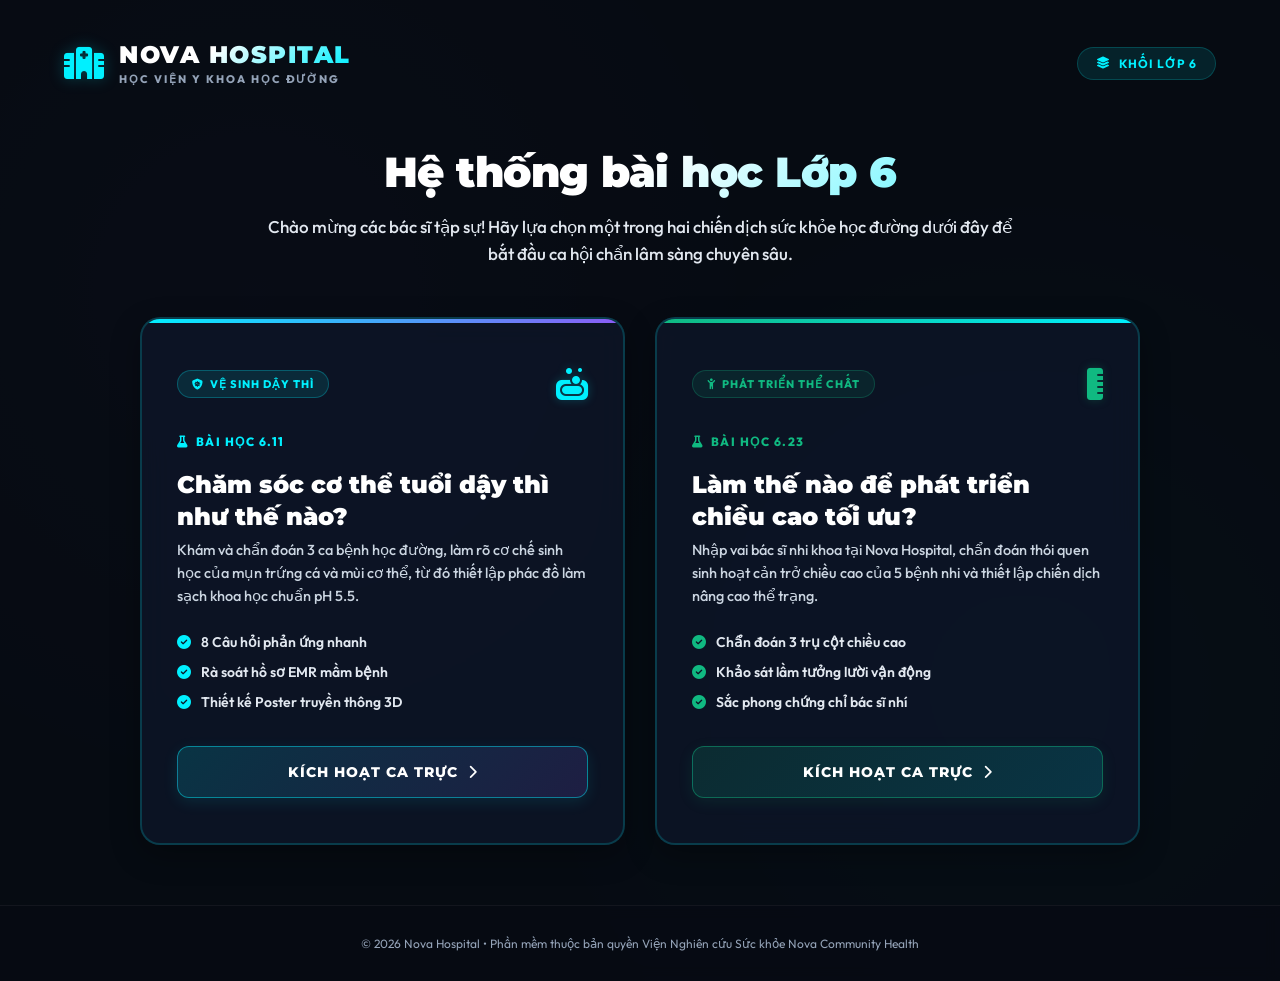
<file: index.html>
<!DOCTYPE html>
<html lang="vi">
<head>
  <meta charset="UTF-8">
  <meta name="viewport" content="width=device-width, initial-scale=1.0">
  <title>LỚP 6 – HỆ THỐNG ĐÀO TẠO Y KHOA HỌC ĐƯỜNG</title>
  
  <!-- SEO Meta Tags -->
  <meta name="description" content="Hệ thống đào tạo y khoa học đường dành cho học sinh Lớp 6: Chăm sóc cơ thể tuổi dậy thì và phát triển chiều cao tối ưu.">
  
  <!-- Google Fonts & FontAwesome -->
  <link rel="preconnect" href="https://fonts.googleapis.com">
  <link rel="preconnect" href="https://fonts.gstatic.com" crossorigin>
  <link href="https://fonts.googleapis.com/css2?family=Montserrat:wght@700;800;900&family=Outfit:wght@400;500;600;700;800&display=swap" rel="stylesheet">
  <link rel="stylesheet" href="https://cdnjs.cloudflare.com/ajax/libs/font-awesome/6.4.0/css/all.min.css">
  
  <style>
    :root {
      --bg-dark: #070B13;
      --bg-card: rgba(13, 22, 39, 0.85);
      --text-main: #FFFFFF;
      --text-muted: #94A3B8;
      
      /* Vibrant Theme Glows */
      --cyan: #00F0FF;
      --cyan-glow: rgba(0, 240, 255, 0.25);
      --mint: #10B981;
      --mint-glow: rgba(16, 185, 129, 0.25);
      --purple: #8B5CF6;
      --purple-glow: rgba(139, 92, 246, 0.25);
      --pink: #EC4899;
      --pink-glow: rgba(236, 72, 153, 0.25);
      
      --font-heading: 'Montserrat', sans-serif;
      --font-body: 'Outfit', sans-serif;
      --glass-border: rgba(0, 240, 255, 0.18);
      --transition-smooth: all 0.4s cubic-bezier(0.4, 0, 0.2, 1);
    }

    * {
      box-sizing: border-box;
      margin: 0;
      padding: 0;
    }

    body {
      background-color: var(--bg-dark);
      background-image: radial-gradient(circle at 20% 30%, rgba(139, 92, 246, 0.08) 0%, transparent 40%),
                        radial-gradient(circle at 80% 70%, rgba(0, 240, 255, 0.08) 0%, transparent 40%);
      color: var(--text-main);
      font-family: var(--font-body);
      min-height: 100vh;
      display: flex;
      flex-direction: column;
      justify-content: space-between;
      position: relative;
      overflow-x: hidden;
    }

    /* Blurred Background Image Overlay for Clinical Aesthetic */
    body::before {
      content: '';
      position: absolute;
      top: 0;
      left: 0;
      width: 100%;
      height: 100%;
      background: rgba(7, 11, 19, 0.82);
      z-index: -1;
      pointer-events: none;
    }

    .app-header {
      width: 100%;
      max-width: 1200px;
      margin: 0 auto;
      padding: 40px 24px;
      display: flex;
      justify-content: space-between;
      align-items: center;
      z-index: 10;
    }

    .brand {
      display: flex;
      align-items: center;
      gap: 15px;
    }

    .brand-logo {
      font-size: 32px;
      color: var(--cyan);
      text-shadow: 0 0 15px var(--cyan-glow);
      animation: pulse-glow 2s infinite alternate;
    }

    .brand-text h1 {
      font-family: var(--font-heading);
      font-size: 24px;
      font-weight: 900;
      letter-spacing: 1.5px;
      background: linear-gradient(135deg, #FFF 40%, var(--cyan) 100%);
      -webkit-background-clip: text;
      -webkit-text-fill-color: transparent;
    }

    .brand-text p {
      font-size: 11px;
      font-weight: 800;
      letter-spacing: 2px;
      color: var(--text-muted);
      text-transform: uppercase;
      margin-top: 3px;
    }

    .header-badge {
      background: rgba(0, 240, 255, 0.1);
      border: 1.5px solid var(--glass-border);
      color: var(--cyan);
      font-size: 12px;
      font-weight: 700;
      padding: 8px 18px;
      border-radius: 30px;
      text-transform: uppercase;
      letter-spacing: 1px;
      display: flex;
      align-items: center;
      gap: 8px;
    }

    .main-container {
      width: 100%;
      max-width: 1200px;
      margin: 0 auto;
      padding: 20px 24px 60px 24px;
      z-index: 10;
      flex-grow: 1;
      display: flex;
      flex-direction: column;
      justify-content: center;
    }

    .welcome-banner {
      text-align: center;
      margin-bottom: 50px;
    }

    .welcome-banner h2 {
      font-family: var(--font-heading);
      font-size: 42px;
      font-weight: 900;
      color: #FFF;
      margin-bottom: 15px;
      background: linear-gradient(135deg, #FFF 50%, var(--cyan) 100%);
      -webkit-background-clip: text;
      -webkit-text-fill-color: transparent;
      letter-spacing: -0.5px;
    }

    .welcome-banner p {
      font-size: 17px;
      color: #E2E8F0;
      max-width: 750px;
      margin: 0 auto;
      line-height: 1.6;
      font-weight: 500;
    }

    .lessons-grid {
      display: grid;
      grid-template-columns: repeat(2, 1fr);
      gap: 30px;
      max-width: 1000px;
      margin: 0 auto;
      width: 100%;
    }

    .lesson-card {
      background: var(--bg-card);
      border: 2px solid var(--glass-border);
      border-radius: 20px;
      padding: 45px 35px;
      display: flex;
      flex-direction: column;
      justify-content: space-between;
      min-height: 480px;
      transition: var(--transition-smooth);
      position: relative;
      overflow: hidden;
      backdrop-filter: blur(15px);
      box-shadow: 0 10px 30px rgba(0, 0, 0, 0.3);
    }

    .lesson-card::before {
      content: '';
      position: absolute;
      top: 0;
      left: 0;
      width: 100%;
      height: 4px;
      transition: var(--transition-smooth);
    }

    .card-puberty::before { background: linear-gradient(90deg, var(--cyan), var(--purple)); }
    .card-height::before { background: linear-gradient(90deg, var(--mint), var(--cyan)); }

    .lesson-card:hover {
      transform: translateY(-8px);
      border-color: rgba(0, 240, 255, 0.45);
      box-shadow: 0 15px 40px rgba(0, 240, 255, 0.2);
    }

    .card-header-info {
      display: flex;
      justify-content: space-between;
      align-items: center;
      margin-bottom: 30px;
    }

    .card-badge {
      font-size: 11px;
      font-weight: 800;
      padding: 6px 14px;
      border-radius: 30px;
      text-transform: uppercase;
      letter-spacing: 1px;
      display: flex;
      align-items: center;
      gap: 6px;
    }

    .card-puberty .card-badge { background: rgba(0, 240, 255, 0.1); color: var(--cyan); border: 1.5px solid rgba(0, 240, 255, 0.25); }
    .card-height .card-badge { background: rgba(16, 185, 129, 0.1); color: var(--mint); border: 1.5px solid rgba(16, 185, 129, 0.25); }

    .card-icon {
      font-size: 32px;
      transition: var(--transition-smooth);
    }
    .card-puberty .card-icon { color: var(--cyan); text-shadow: 0 0 10px var(--cyan-glow); }
    .card-height .card-icon { color: var(--mint); text-shadow: 0 0 10px var(--mint-glow); }

    .lesson-card:hover .card-icon {
      transform: scale(1.15) rotate(5deg);
    }

    .card-body h3 {
      font-family: var(--font-heading);
      font-size: 24px;
      font-weight: 900;
      color: #FFF;
      margin-bottom: 6px;
      line-height: 1.3;
    }

    .card-num-label {
      font-size: 12px;
      font-weight: 800;
      margin-bottom: 20px;
      text-transform: uppercase;
      letter-spacing: 1.5px;
      display: flex;
      align-items: center;
      gap: 6px;
    }
    .card-puberty .card-num-label { color: var(--cyan); }
    .card-height .card-num-label { color: var(--mint); }

    .card-desc {
      font-size: 14.5px;
      color: #CBD5E1;
      line-height: 1.6;
      margin-bottom: 25px;
      min-height: 70px;
      font-weight: 500;
    }

    .card-features {
      list-style: none;
      display: flex;
      flex-direction: column;
      gap: 12px;
      margin-bottom: 35px;
    }

    .card-features li {
      font-size: 14px;
      color: #E2E8F0;
      display: flex;
      align-items: center;
      gap: 10px;
      font-weight: 600;
    }

    .card-puberty .card-features li i { color: var(--cyan); }
    .card-height .card-features li i { color: var(--mint); }

    .enter-btn {
      width: 100%;
      padding: 16px;
      border-radius: 12px;
      font-family: var(--font-heading);
      font-weight: 800;
      font-size: 14px;
      text-align: center;
      text-decoration: none;
      display: flex;
      align-items: center;
      justify-content: center;
      gap: 10px;
      transition: var(--transition-smooth);
      border: none;
      cursor: pointer;
      text-transform: uppercase;
      letter-spacing: 1px;
    }

    .card-puberty .enter-btn {
      background: linear-gradient(135deg, rgba(0, 240, 255, 0.15) 0%, rgba(139, 92, 246, 0.15) 100%);
      color: #FFF;
      border: 1.5px solid rgba(0, 240, 255, 0.45);
      box-shadow: 0 4px 15px rgba(0, 240, 255, 0.1);
    }
    .card-puberty .enter-btn:hover {
      background: linear-gradient(135deg, var(--cyan) 0%, var(--purple) 100%);
      box-shadow: 0 6px 20px rgba(0, 240, 255, 0.3);
      color: #070B13;
      transform: translateY(-2px);
    }

    .card-height .enter-btn {
      background: linear-gradient(135deg, rgba(16, 185, 129, 0.15) 0%, rgba(0, 240, 255, 0.15) 100%);
      color: #FFF;
      border: 1.5px solid rgba(16, 185, 129, 0.45);
      box-shadow: 0 4px 15px rgba(16, 185, 129, 0.1);
    }
    .card-height .enter-btn:hover {
      background: linear-gradient(135deg, var(--mint) 0%, var(--cyan) 100%);
      box-shadow: 0 6px 20px rgba(16, 185, 129, 0.3);
      color: #070B13;
      transform: translateY(-2px);
    }

    .app-footer {
      width: 100%;
      padding: 30px;
      text-align: center;
      border-top: 1px solid rgba(255, 255, 255, 0.05);
      font-size: 12px;
      color: var(--text-muted);
      background: rgba(7, 11, 19, 0.95);
      backdrop-filter: blur(8px);
      z-index: 10;
    }

    @keyframes pulse-glow {
      0% { transform: scale(1); opacity: 0.85; }
      100% { transform: scale(1.05); opacity: 1; }
    }

    @media (max-width: 768px) {
      .lessons-grid {
        grid-template-columns: 1fr;
        max-width: 480px;
      }
      .welcome-banner h2 {
        font-size: 32px;
      }
      .welcome-banner p {
        font-size: 15px;
      }
      .lesson-card {
        min-height: auto;
      }
    }
  </style>
</head>
<body>
  <!-- Header -->
  <header class="app-header">
    <div class="brand">
      <div class="brand-logo"><i class="fa-solid fa-hospital"></i></div>
      <div class="brand-text">
        <h1>NOVA HOSPITAL</h1>
        <p>HỌC VIỆN Y KHOA HỌC ĐƯỜNG</p>
      </div>
    </div>
    <div class="header-badge">
      <i class="fa-solid fa-layer-group"></i> KHỐI LỚP 6
    </div>
  </header>

  <!-- Main Container -->
  <main class="main-container">
    <div class="welcome-banner">
      <h2>Hệ thống bài học Lớp 6</h2>
      <p>Chào mừng các bác sĩ tập sự! Hãy lựa chọn một trong hai chiến dịch sức khỏe học đường dưới đây để bắt đầu ca hội chẩn lâm sàng chuyên sâu.</p>
    </div>

    <div class="lessons-grid">
      <!-- BÀI 6.11 CARD -->
      <div class="lesson-card card-puberty">
        <div>
          <div class="card-header-info">
            <span class="card-badge"><i class="fa-solid fa-shield-virus"></i> Vệ sinh dậy thì</span>
            <span class="card-icon"><i class="fa-solid fa-soap"></i></span>
          </div>
          <div class="card-body">
            <span class="card-num-label"><i class="fa-solid fa-flask"></i> Bài học 6.11</span>
            <h3>Chăm sóc cơ thể tuổi dậy thì như thế nào?</h3>
            <p class="card-desc">Khám và chẩn đoán 3 ca bệnh học đường, làm rõ cơ chế sinh học của mụn trứng cá và mùi cơ thể, từ đó thiết lập phác đồ làm sạch khoa học chuẩn pH 5.5.</p>
            <ul class="card-features">
              <li><i class="fa-solid fa-circle-check"></i> 8 Câu hỏi phản ứng nhanh</li>
              <li><i class="fa-solid fa-circle-check"></i> Rà soát hồ sơ EMR mầm bệnh</li>
              <li><i class="fa-solid fa-circle-check"></i> Thiết kế Poster truyền thông 3D</li>
            </ul>
          </div>
        </div>
        <a href="puberty_portal.html" class="enter-btn" id="btn-puberty">
          <span>Kích hoạt ca trực</span> <i class="fa-solid fa-chevron-right"></i>
        </a>
      </div>

      <!-- BÀI 6.23 CARD -->
      <div class="lesson-card card-height">
        <div>
          <div class="card-header-info">
            <span class="card-badge"><i class="fa-solid fa-child-reaching"></i> Phát triển thể chất</span>
            <span class="card-icon"><i class="fa-solid fa-ruler-vertical"></i></span>
          </div>
          <div class="card-body">
            <span class="card-num-label"><i class="fa-solid fa-flask"></i> Bài học 6.23</span>
            <h3>Làm thế nào để phát triển chiều cao tối ưu?</h3>
            <p class="card-desc">Nhập vai bác sĩ nhi khoa tại Nova Hospital, chẩn đoán thói quen sinh hoạt cản trở chiều cao của 5 bệnh nhi và thiết lập chiến dịch nâng cao thể trạng.</p>
            <ul class="card-features">
              <li><i class="fa-solid fa-circle-check"></i> Chẩn đoán 3 trụ cột chiều cao</li>
              <li><i class="fa-solid fa-circle-check"></i> Khảo sát lầm tưởng lười vận động</li>
              <li><i class="fa-solid fa-circle-check"></i> Sắc phong chứng chỉ bác sĩ nhí</li>
            </ul>
          </div>
        </div>
        <a href="height_portal.html" class="enter-btn" id="btn-height">
          <span>Kích hoạt ca trực</span> <i class="fa-solid fa-chevron-right"></i>
        </a>
      </div>
    </div>
  </main>

  <!-- Footer -->
  <footer class="app-footer">
    <p>&copy; 2026 Nova Hospital &bull; Phần mềm thuộc bản quyền Viện Nghiên cứu Sức khỏe Nova Community Health</p>
  </footer>
</body>
</html>
</file>
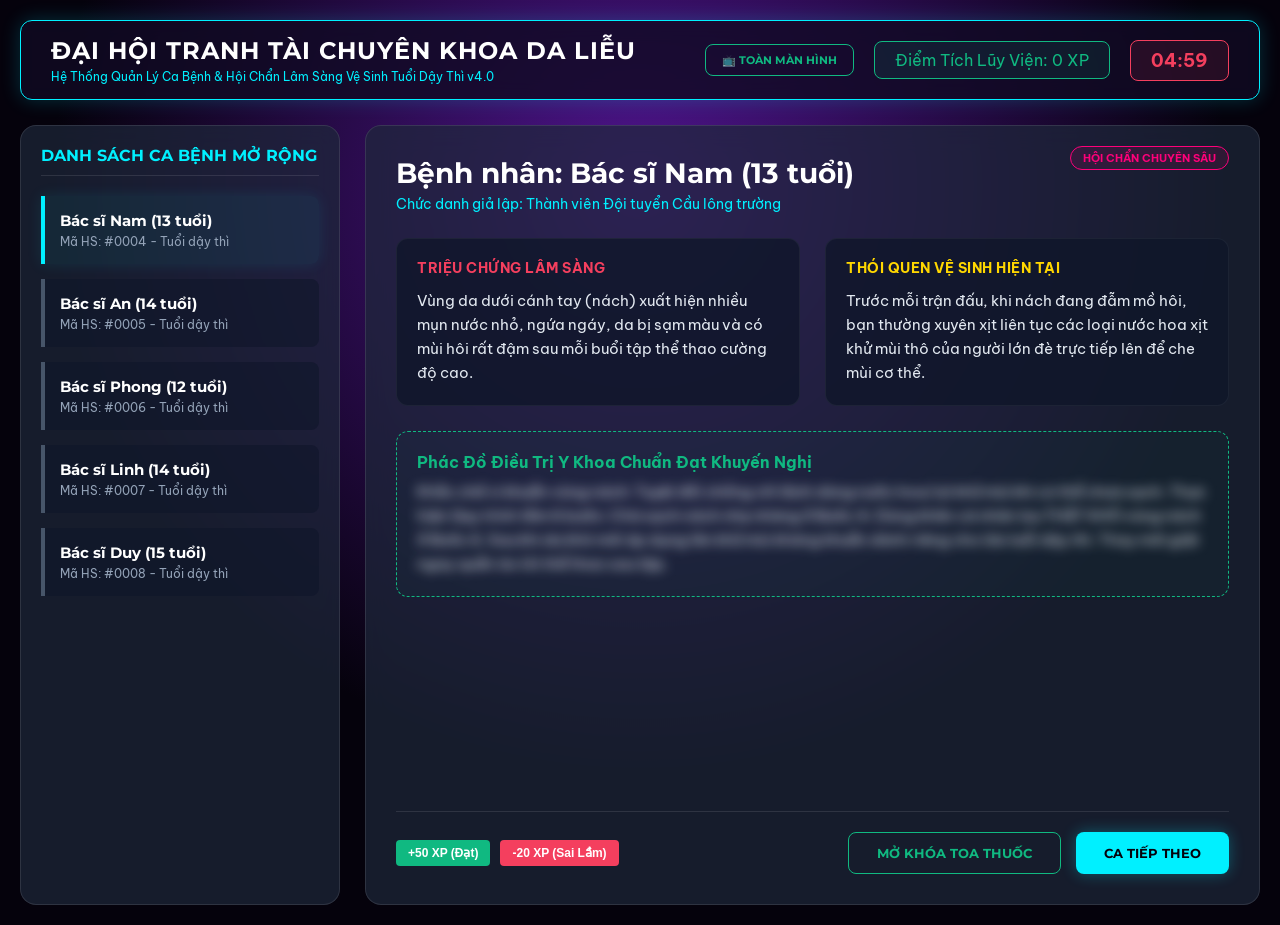
<file: cuoc_thi.html>
<!DOCTYPE html>
<html lang="vi">
<head>
    <meta charset="UTF-8">
    <meta name="viewport" content="width=device-width, initial-scale=1.0">
    <title>Đại Hội Tranh Tài Chuyên Khoa Da Liễu - Nova Hospital</title>
    <link href="https://fonts.googleapis.com/css2?family=Montserrat:wght@700;800&family=Be+Vietnam+Pro:wght@400;500;700&display=swap" rel="stylesheet">
    <style>
        :root {
            --bg-main: #05020C;
            --bg-nebula: #110A24;
            --bg-panel: rgba(30, 41, 59, 0.7);
            --electric-cyan: #00F0FF;
            --cosmic-pink: #FF007A;
            --neon-mint: #10B981;
            --digital-coral: #F43F5E;
            --nova-gold: #FFD700;
        }

        * {
            box-sizing: border-box;
            margin: 0;
            padding: 0;
        }

        body {
            font-family: 'Be Vietnam Pro', sans-serif;
            background-color: var(--bg-main);
            color: #E2E8F0;
            overflow-x: hidden;
            background-image: radial-gradient(circle at 50% 20%, #4E148C 0%, var(--bg-main) 60%);
            min-height: 100vh;
            padding: 20px;
        }

        h1, h2, h3, .font-tech {
            font-family: 'Montserrat', sans-serif;
            font-weight: 700;
        }

        /* Top Navigation Header */
        .header-terminal {
            display: flex;
            justify-content: space-between;
            align-items: center;
            background: rgba(17, 10, 36, 0.8);
            border: 1px solid var(--electric-cyan);
            border-radius: 12px;
            padding: 15px 30px;
            margin-bottom: 25px;
            backdrop-filter: blur(10px);
            box-shadow: 0 0 20px rgba(0, 240, 255, 0.2);
        }

        .header-title h1 {
            color: #FFF;
            font-size: 24px;
            letter-spacing: 1px;
            text-transform: uppercase;
        }

        .header-title span {
            color: var(--electric-cyan);
            font-size: 12px;
            display: block;
            margin-top: 4px;
        }

        /* Score & Timer HUD */
        .hud-display {
            display: flex;
            gap: 20px;
            align-items: center;
        }

        .timer-box {
            background: rgba(244, 63, 94, 0.1);
            border: 1px solid var(--digital-coral);
            padding: 8px 20px;
            border-radius: 8px;
            color: var(--digital-coral);
            font-size: 18px;
            font-weight: bold;
        }

        .score-board {
            background: rgba(16, 185, 129, 0.1);
            border: 1px solid var(--neon-mint);
            padding: 8px 20px;
            border-radius: 8px;
            color: var(--neon-mint);
            font-size: 16px;
        }

        /* Main Workspace Grid */
        .workspace-grid {
            display: grid;
            grid-template-columns: 320px 1fr;
            gap: 25px;
            height: calc(100vh - 120px);
        }

        /* Sidebar Sidebar List Cases */
        .sidebar-cases {
            background: var(--bg-panel);
            border: 1px solid rgba(255, 255, 255, 0.1);
            border-radius: 16px;
            padding: 20px;
            backdrop-filter: blur(12px);
            display: flex;
            flex-direction: column;
            gap: 15px;
            overflow-y: auto;
        }

        .sidebar-cases h2 {
            font-size: 16px;
            color: var(--electric-cyan);
            text-transform: uppercase;
            border-bottom: 1px solid rgba(255, 255, 255, 0.1);
            padding-bottom: 10px;
            margin-bottom: 5px;
        }

        .case-tab {
            background: rgba(15, 23, 42, 0.6);
            border-left: 4px solid #475569;
            padding: 15px;
            border-radius: 0 8px 8px 0;
            cursor: pointer;
            transition: all 0.3s cubic-bezier(0.4, 0, 0.2, 1);
        }

        .case-tab:hover {
            background: rgba(255, 255, 255, 0.05);
            transform: translateX(5px);
        }

        .case-tab.active {
            background: rgba(0, 240, 255, 0.05);
            border-left-color: var(--electric-cyan);
            box-shadow: 0 0 15px rgba(0, 240, 255, 0.1);
        }

        .case-tab h3 {
            font-size: 15px;
            color: #FFF;
            margin-bottom: 4px;
        }

        .case-tab p {
            font-size: 12px;
            color: #94A3B8;
        }

        /* Center Dashboard Clinical View */
        .clinical-dashboard {
            background: var(--bg-panel);
            border: 1px solid rgba(255, 255, 255, 0.1);
            border-radius: 16px;
            padding: 30px;
            backdrop-filter: blur(12px);
            display: flex;
            flex-direction: column;
            justify-content: space-between;
            position: relative;
        }

        .panel-badge {
            position: absolute;
            top: 20px;
            right: 30px;
            background: rgba(255, 0, 122, 0.1);
            border: 1px solid var(--cosmic-pink);
            color: var(--cosmic-pink);
            padding: 4px 12px;
            border-radius: 20px;
            font-size: 11px;
            text-transform: uppercase;
            font-weight: bold;
        }

        .patient-info {
            margin-bottom: 25px;
        }

        .patient-info h2 {
            font-size: 28px;
            color: #FFF;
            margin-bottom: 5px;
        }

        .patient-info p {
            color: var(--electric-cyan);
            font-size: 14px;
        }

        /* Data Blocks */
        .data-section {
            display: grid;
            grid-template-columns: 1fr 1fr;
            gap: 25px;
            margin-bottom: 25px;
            flex-grow: 1;
        }

        .block-card {
            background: rgba(15, 23, 42, 0.8);
            border: 1px solid rgba(255, 255, 255, 0.05);
            border-radius: 12px;
            padding: 20px;
            position: relative;
        }

        .block-card h4 {
            font-size: 14px;
            color: #94A3B8;
            margin-bottom: 12px;
            text-transform: uppercase;
            letter-spacing: 0.5px;
        }

        .block-card.symptom-card h4 { color: var(--digital-coral); }
        .block-card.habit-card h4 { color: var(--nova-gold); }

        .block-content {
            font-size: 15px;
            line-height: 1.6;
            color: #E2E8F0;
        }

        /* Interaction Panel Prescription */
        .prescription-box {
            background: rgba(16, 185, 129, 0.03);
            border: 1px dashed var(--neon-mint);
            border-radius: 12px;
            padding: 20px;
            margin-top: 15px;
        }

        .prescription-box h4 {
            color: var(--neon-mint);
            margin-bottom: 8px;
        }

        .prescription-blur {
            filter: blur(6px);
            user-select: none;
            pointer-events: none;
            transition: all 0.5s ease;
        }

        .prescription-box.reveal .prescription-blur {
            filter: blur(0);
            user-select: auto;
            pointer-events: auto;
        }

        /* Control Area Bottom Button */
        .control-area {
            display: flex;
            justify-content: space-between;
            align-items: center;
            border-top: 1px solid rgba(255, 255, 255, 0.1);
            padding-top: 20px;
            margin-top: 15px;
        }

        .btn-action {
            font-family: 'Montserrat', sans-serif;
            font-weight: 700;
            padding: 12px 28px;
            border-radius: 8px;
            cursor: pointer;
            border: none;
            transition: all 0.2s ease;
            text-transform: uppercase;
            font-size: 13px;
        }

        .btn-submit {
            background: var(--electric-cyan);
            color: #05020C;
            box-shadow: 0 0 15px rgba(0, 240, 255, 0.3);
        }

        .btn-submit:hover {
            background: #FFF;
            box-shadow: 0 0 25px rgba(255, 255, 255, 0.5);
        }

        .btn-reveal {
            background: transparent;
            border: 1px solid var(--neon-mint);
            color: var(--neon-mint);
        }

        .btn-reveal:hover {
            background: var(--neon-mint);
            color: #FFF;
        }

        /* Interactive Score Buttons for Teacher */
        .grading-panel {
            display: flex;
            gap: 10px;
        }
        .btn-grade {
            padding: 6px 12px;
            border-radius: 4px;
            border: none;
            cursor: pointer;
            font-weight: bold;
            font-size: 12px;
        }
        .btn-plus { background: var(--neon-mint); color: white; }
        .btn-minus { background: var(--digital-coral); color: white; }

        /* Custom Scrollbar */
        ::-webkit-scrollbar { width: 6px; }
        ::-webkit-scrollbar-track { background: transparent; }
        ::-webkit-scrollbar-thumb { background: #334155; border-radius: 10px; }
        ::-webkit-scrollbar-thumb:hover { background: #475569; }
    </style>
</head>
<body>

    <!-- Header Terminal HUD -->
    <div class="header-terminal">
        <div class="header-title">
            <h1>Đại Hội Tranh Tài Chuyên Khoa Da Liễu</h1>
            <span>Hệ Thống Quản Lý Ca Bệnh & Hội Chẩn Lâm Sàng Vệ Sinh Tuổi Dậy Thì v4.0</span>
        </div>
        <div class="hud-display" style="display: flex; align-items: center; gap: 20px;">
            <button class="btn-action btn-reveal" id="fullscreen-toggle" style="padding: 8px 16px; font-size: 11px; margin: 0; display: flex; align-items: center; gap: 6px;">📺 TOÀN MÀN HÌNH</button>
            <div class="score-board">Điểm Tích Lũy Viện: <span id="score-val">0</span> XP</div>
            <div class="timer-box" id="countdown-clock">05:00</div>
        </div>
    </div>

    <!-- Main Workspace Area -->
    <div class="workspace-grid">
        
        <!-- Case List Sidebar -->
        <div class="sidebar-cases" id="cases-list-panel">
            <h2>Danh Sách Ca Bệnh Mở Rộng</h2>
            <!-- Tabs dynamically rendered via Javascript -->
        </div>

        <!-- Dynamic Clinical Viewer Dashboard -->
        <div class="clinical-dashboard" id="clinical-dashboard-viewer">
            <div class="panel-badge">Hội Chẩn Chuyên Sâu</div>
            
            <div class="patient-wrapper">
                <div class="patient-info">
                    <h2 id="view-patient-name">Bác Sĩ Đang Đọc Dữ Liệu...</h2>
                    <p id="view-patient-meta">Khoa Lâm Sàng Kỹ Thuật Số</p>
                </div>

                <div class="data-section">
                    <div class="block-card symptom-card">
                        <h4>Triệu Chứng Lâm Sàng</h4>
                        <div class="block-content" id="view-symptoms">Vui lòng chọn một ca bệnh từ danh sách bên trái để bắt đầu phiên kiểm tra.</div>
                    </div>
                    <div class="block-card habit-card">
                        <h4>Thói Quen Vệ Sinh Hiện Tại</h4>
                        <div class="block-content" id="view-habits">Hệ thống sẵn sàng nạp dữ liệu phân tích thói quen sinh hoạt.</div>
                    </div>
                </div>

                <div class="prescription-box" id="prescription-container">
                    <h4>Phác Đồ Điều Trị Y Khoa Chuẩn Đạt Khuyến Nghị</h4>
                    <div class="block-content prescription-blur" id="view-prescription">
                        Nội dung phác đồ đang được bảo mật. Nhóm cần đưa ra chẩn đoán và báo cáo trước viện trước khi mở khóa kiểm tra.
                    </div>
                </div>
            </div>

            <!-- Control Actions Footer -->
            <div class="control-area">
                <div class="grading-panel">
                    <button class="btn-grade btn-plus" onclick="updateScore(50)">+50 XP (Đạt)</button>
                    <button class="btn-grade btn-minus" onclick="updateScore(-20)">-20 XP (Sai Lầm)</button>
                </div>
                <div style="display: flex; gap: 15px;">
                    <button class="btn-action btn-reveal" onclick="togglePrescriptionReveal()">Mở Khóa Toa Thuốc</button>
                    <button class="btn-action btn-submit" onclick="triggerNextCase()">Ca Tiếp Theo</button>
                </div>
            </div>

        </div>

    </div>

    <script>
        // Data Store containing the 5 expanded medical case sheets
        const clinicalCasesData = [
            {
                id: 4,
                name: "Bệnh nhân: Bác sĩ Nam (13 tuổi)",
                meta: "Chức danh giả lập: Thành viên Đội tuyển Cầu lông trường",
                symptoms: "Vùng da dưới cánh tay (nách) xuất hiện nhiều mụn nước nhỏ, ngứa ngáy, da bị sạm màu và có mùi hôi rất đậm sau mỗi buổi tập thể thao cường độ cao.",
                habits: "Trước mỗi trận đấu, khi nách đang đẫm mồ hôi, bạn thường xuyên xịt liên tục các loại nước hoa xịt khử mùi thô của người lớn đè trực tiếp lên để che mùi cơ thể.",
                prescription: "Khắc chế vi khuẩn vùng nách: Tuyệt đối chống chỉ định dùng nước hoa/xịt khử mùi khi cơ thể chưa sạch. Thực hiện Quy trình tắm 6 bước: Chà sạch nách nhẹ nhàng ở Bước 4; Dùng khăn cá nhân lau THẬT KHÔ vùng nách ở Bước 6. Sau khi da khô mới áp dụng lăn khử mùi kháng khuẩn dành riêng cho lứa tuổi dậy thì. Thay mới giặt ngay quần áo lót thể thao sau tập."
            },
            {
                id: 5,
                name: "Bệnh nhân: Bác sĩ An (14 tuổi)",
                meta: "Chức danh giả lập: Học sinh khối Trung học",
                symptoms: "Da mặt vùng hai bên má, cằm và xung quanh vùng miệng xuất hiện dày đặc các loại mụn đầu đen, mụn cám bít tắc lỗ chân lông và một số nốt mụn mủ sưng đỏ đau nhức.",
                habits: "Đeo một chiếc khẩu trang vải liên tục từ ngày này qua ngày khác khi đi học và đi chơi mà không hề giặt giũ vệ sinh. Mỗi khi thấy mụn nổi lên, bạn thường lấy tay không cạy, nặn trực tiếp ngay tại lớp học.",
                prescription: "Bảo vệ hàng rào biểu bì mặt: Tuyệt đối nghiêm cấm cạy nặn mụn bằng tay chưa sát khuẩn. Thực hiện rửa mặt nhẹ nhàng bằng sữa rửa mặt hoặc xà phòng có độ cân bằng pH lý tưởng 5.5 ở Bước 4. Thay mới khẩu trang y tế/khấu trang vải sạch hàng ngày để triệt tiêu ổ vi khuẩn tích tụ từ hơi thở và khói bụi biểu bì."
            },
            {
                id: 6,
                name: "Bệnh nhân: Bác sĩ Phong (12 tuổi)",
                meta: "Chức danh giả lập: Học sinh đam mê bơi lội",
                symptoms: "Toàn bộ vùng da ở lưng và ngực bị ngứa ngáy râm ran liên tục, bề mặt xuất hiện các sẩn đỏ li ti sưng viêm rải rác xung quanh các nang lông.",
                habits: "Sau khi từ bể bơi công cộng bước lên, bạn chỉ dội nhanh cơ thể dưới vòi nước sạch khoảng 10 giây rồi mặc quần áo đi thẳng về nhà luôn, để đến tối muộn mới tắm kỹ lại bằng xà phòng.",
                prescription: "Xử lý viêm nang lông lưng ngực: Clo hóa chất và vi khuẩn bể bơi lưu giữ lâu ngày phá hủy màng bảo vệ da. Yêu cầu tắm kỹ ngay sau khi bơi xong. Áp dụng chuẩn Bước 4 (Xoa xà phòng pH 5.5 toàn thân); Đặc trị Bước 5 (Tắm tráng thật kỹ các vùng dễ bám bẩn tích tụ vi khuẩn bao gồm Lưng, Ngực, Gáy, Mông). Lau khô hoàn toàn trước khi mặc đồ mới."
            },
            {
                id: 7,
                name: "Bệnh nhân: Bác sĩ Linh (14 tuổi)",
                meta: "Chức danh giả lập: Học sinh khối 8",
                symptoms: "Vùng bẹn da nhạy cảm và nếp gấp sau hai đầu gối bị ngứa rát dữ dội, xuất hiện các mảng da tổn thương mẩn đỏ, tróc vảy mỏng nhẹ.",
                habits: "Thường xuyên mặc quần jeans dày bó sát cơ thể (skinny jeans) liên tục kể cả trong những ngày hè oi bức, nóng nực. Do quần chất liệu dày lười giặt nên thường mặc lại quần jeans cũ 2-3 lần mới đem giặt.",
                prescription: "Điều trị nấm kẽ và nếp gấp da: Vi khuẩn và vi nấm cực kỳ ưa thích độ ẩm cao ở nếp gấp bị b bị bít tắc bởi đồ bó. Áp dụng Bước 4: Vệ sinh vùng kín và vùng bẹn bằng nước sạch (không chà xà phòng thô phá hủy màng pH nhạy cảm). Thay đổi lối sống: Đổi sang mặc quần áo, đồ lót chất liệu cotton co giãn thông thoáng; tuyệt đối không mặc lại quần áo lót/quần jeans cũ của ngày hôm trước."
            },
            {
                id: 8,
                name: "Bệnh nhân: Bác sĩ Duy (15 tuổi)",
                meta: "Chức danh giả lập: Thành viên Đội bóng đá",
                symptoms: "Lòng bàn chân và các khu vực kẽ ngón chân bị bợt trắng da, ẩm ướt, ngứa rát vô cùng dữ dội và bốc mùi hôi thối nồng nặc đặc trưng mỗi khi cởi giày.",
                habits: "Sau mỗi buổi tập luyện đá bóng, bạn thường xuyên tiện tay nhét nguyên đôi tất cũ đẫm mồ hôi vào bên trong giày thể thao, ngày hôm sau lại tiếp tục lôi ra đi tiếp mà không hề giặt sạch.",
                prescription: "Triệt tiêu vi khuẩn mùi hôi chân: Thay đổi thói quen cốt lõi. Áp dụng triệt để Bước 6: Sau khi tắm xong, dùng khăn khô lau thật kỹ lòng bàn chân và từng kẽ ngón chân. Tuyệt đối nghiêm cấm đi lại tất cũ của ngày hôm trước; giặt sạch phơi khô tất sau mỗi lần đeo. Giày thể thao cần được phơi nắng hoặc xịt khuẩn định kỳ để giữ môi trường luôn khô ráo."
            }
        ];

        let currentActiveIndex = 0;
        let scoreXPCounter = 0;
        let timerSecondsTotal = 300; // 5 minutes standard round
        let timerIntervalNode = null;

        // Sound Synthesizer Engine using Web Audio API for Retro Cyber Beeps
        let audioCtx = null;
        function playCyberSound(type) {
            if (!audioCtx) {
                audioCtx = new (window.AudioContext || window.webkitAudioContext)();
            }
            if (audioCtx.state === 'suspended') {
                audioCtx.resume();
            }
            
            const osc = audioCtx.createOscillator();
            const gain = audioCtx.createGain();
            osc.connect(gain);
            gain.connect(audioCtx.destination);
            
            if (type === 'click') {
                osc.type = 'sine'; osc.frequency.setValueAtTime(600, audioCtx.currentTime);
                gain.gain.setValueAtTime(0.1, audioCtx.currentTime); gain.gain.exponentialRampToValueAtTime(0.01, audioCtx.currentTime + 0.1);
                osc.start(); osc.stop(audioCtx.currentTime + 0.1);
            } else if (type === 'success') {
                osc.type = 'triangle'; osc.frequency.setValueAtTime(440, audioCtx.currentTime); osc.frequency.setValueAtTime(880, audioCtx.currentTime + 0.1);
                gain.gain.setValueAtTime(0.1, audioCtx.currentTime); gain.gain.exponentialRampToValueAtTime(0.01, audioCtx.currentTime + 0.3);
                osc.start(); osc.stop(audioCtx.currentTime + 0.3);
            } else if (type === 'reveal') {
                osc.type = 'sawtooth'; osc.frequency.setValueAtTime(1200, audioCtx.currentTime); osc.frequency.linearRampToValueAtTime(400, audioCtx.currentTime + 0.2);
                gain.gain.setValueAtTime(0.08, audioCtx.currentTime); gain.gain.exponentialRampToValueAtTime(0.01, audioCtx.currentTime + 0.2);
                osc.start(); osc.stop(audioCtx.currentTime + 0.2);
            }
        }

        // Initialize App Component Setup
        function initAppDashboard() {
            renderSidebarTabs();
            loadTargetCaseData(0);
            startCountdownEngine();

            const fullscreenBtn = document.getElementById('fullscreen-toggle');
            if (fullscreenBtn) {
                fullscreenBtn.addEventListener('click', () => {
                    if (!document.fullscreenElement) {
                        document.documentElement.requestFullscreen().then(() => {
                            fullscreenBtn.innerText = '📺 THU NHỎ';
                        }).catch(err => {
                            console.warn(`Error attempting to enable full-screen mode: ${err.message}`);
                        });
                    } else {
                        document.exitFullscreen().then(() => {
                            fullscreenBtn.innerText = '📺 TOÀN MÀN HÌNH';
                        });
                    }
                });
            }

            document.addEventListener('fullscreenchange', () => {
                if (fullscreenBtn) {
                    if (document.fullscreenElement) {
                        fullscreenBtn.innerText = '📺 THU NHỎ';
                    } else {
                        fullscreenBtn.innerText = '📺 TOÀN MÀN HÌNH';
                    }
                }
            });
        }

        // Render Sidebar Menu Tabs Component
        function renderSidebarTabs() {
            const container = document.getElementById('cases-list-panel');
            // Keep the header h2, clear the rest
            container.innerHTML = '<h2>Danh Sách Ca Bệnh Mở Rộng</h2>';
            
            clinicalCasesData.forEach((item, index) => {
                const card = document.createElement('div');
                card.className = `case-tab ${index === currentActiveIndex ? 'active' : ''}`;
                card.id = `tab-index-${index}`;
                card.onclick = () => { playCyberSound('click'); loadTargetCaseData(index); };
                
                card.innerHTML = `
                    <h3>${item.name.replace("Bệnh nhân: ", "")}</h3>
                    <p>Mã HS: #000${item.id} - Tuổi dậy thì</p>
                `;
                container.appendChild(card);
            });
        }

        // Load targeted medical records into data blocks viewer
        function loadTargetCaseData(index) {
            currentActiveIndex = index;
            
            // Manage Active Class Highlight Update
            document.querySelectorAll('.case-tab').forEach(el => el.classList.remove('active'));
            const activeTab = document.getElementById(`tab-index-${index}`);
            if (activeTab) activeTab.classList.add('active');

            const item = clinicalCasesData[index];
            document.getElementById('view-patient-name').innerText = item.name;
            document.getElementById('view-patient-meta').innerText = item.meta;
            document.getElementById('view-symptoms').innerText = item.symptoms;
            document.getElementById('view-habits').innerText = item.habits;
            document.getElementById('view-prescription').innerText = item.prescription;

            // Reset Prescription Container State Blur Lock
            document.getElementById('prescription-container').classList.remove('reveal');
        }

        // Toggle state presentation to reveal prescription data
        function togglePrescriptionReveal() {
            playCyberSound('reveal');
            const container = document.getElementById('prescription-container');
            container.classList.toggle('reveal');
        }

        // Sequence pipeline mechanism to next case record file
        function triggerNextCase() {
            playCyberSound('success');
            let nextIndex = currentActiveIndex + 1;
            if (nextIndex >= clinicalCasesData.length) {
                nextIndex = 0; // wrap loop round
            }
            loadTargetCaseData(nextIndex);
        }

        // Interactive Scoreboard Modifier Utility
        function updateScore(amount) {
            scoreXPCounter += amount;
            if (scoreXPCounter < 0) scoreXPCounter = 0;
            document.getElementById('score-val').innerText = scoreXPCounter;
            playCyberSound('success');
        }

        // Clock Engine Loop Logic Component
        function startCountdownEngine() {
            if (timerIntervalNode) clearInterval(timerIntervalNode);
            
            timerIntervalNode = setInterval(() => {
                timerSecondsTotal--;
                if (timerSecondsTotal <= 0) {
                    clearInterval(timerIntervalNode);
                    document.getElementById('countdown-clock').innerText = "HẾT GIỜ";
                    document.getElementById('countdown-clock').style.animation = "blink 1s infinite";
                    return;
                }

                const min = Math.floor(timerSecondsTotal / 60).toString().padStart(2, '0');
                const sec = (timerSecondsTotal % 60).toString().padStart(2, '0');
                document.getElementById('countdown-clock').innerText = `${min}:${sec}`;
            }, 1000);
        }

        // Trigger loading workflow application initialization
        window.onload = initAppDashboard;
    </script>
</body>
</html>
</file>
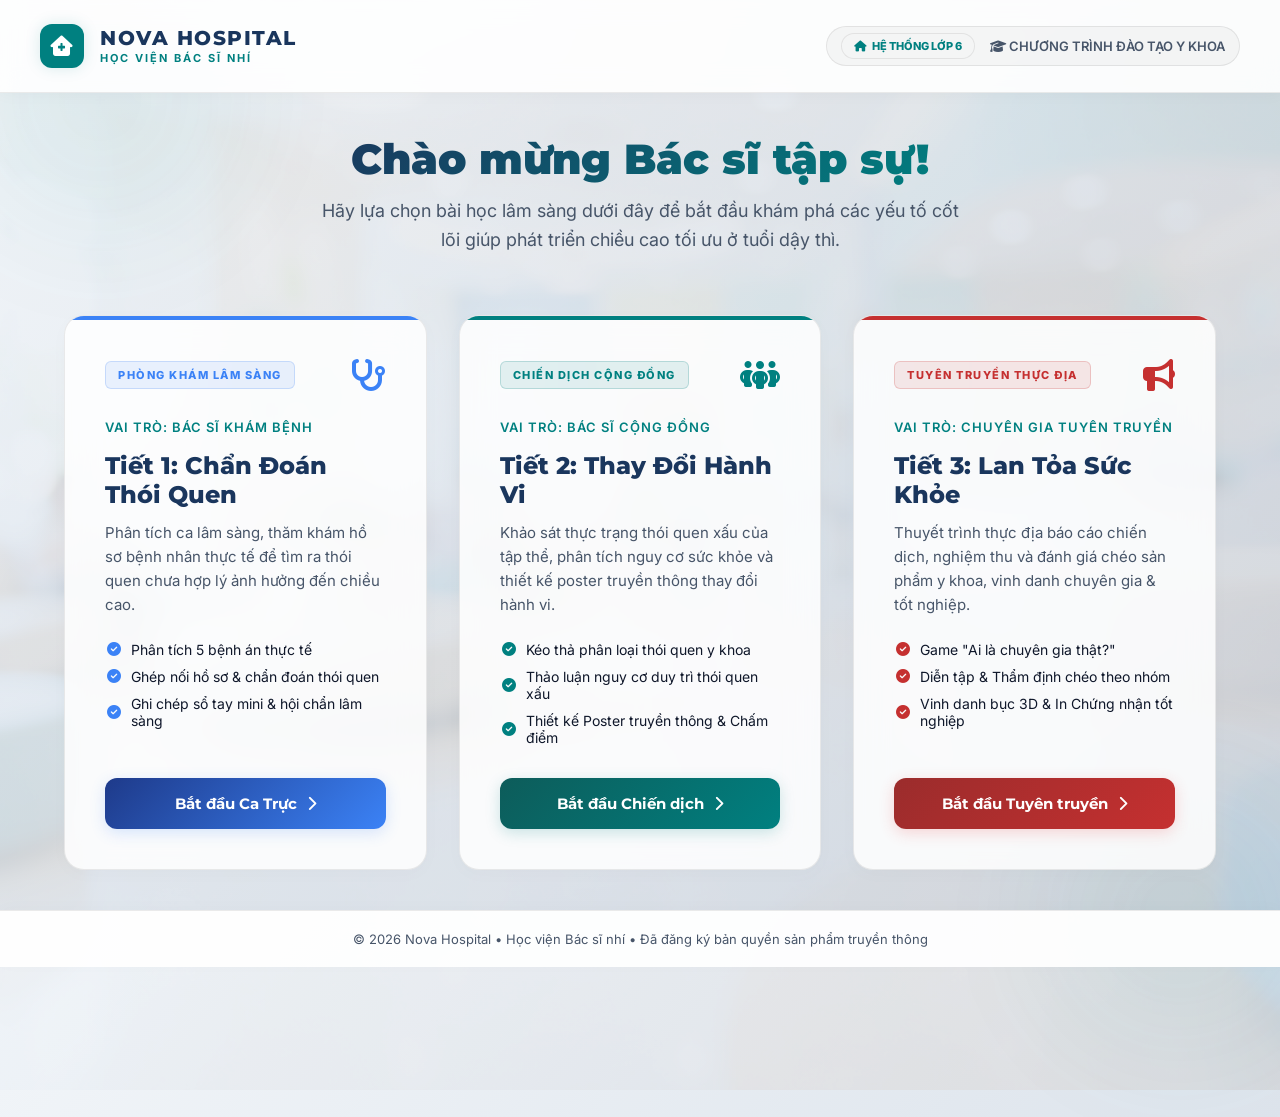
<file: height_portal.html>
<!DOCTYPE html>
<html lang="vi">
<head>
  <meta charset="UTF-8">
  <meta name="viewport" content="width=device-width, initial-scale=1.0">
  <title>Cổng Học Tập - Học Viện Bác Sĩ Nhí | Nova Hospital</title>
  
  <!-- SEO Meta Tags -->
  <meta name="description" content="Hệ thống slide giảng dạy tương tác - Phát triển chiều cao tối ưu - Bệnh viện Nova Hospital.">
  
  <!-- Icon & Google Fonts -->
  <link rel="stylesheet" href="https://cdnjs.cloudflare.com/ajax/libs/font-awesome/6.4.0/css/all.min.css">
  <link rel="preconnect" href="https://fonts.googleapis.com">
  <link rel="preconnect" href="https://fonts.gstatic.com" crossorigin>
  <link href="https://fonts.googleapis.com/css2?family=Inter:wght@300;400;500;600;700;800&family=Montserrat:wght@400;500;600;700;800;900&display=swap" rel="stylesheet">
  
  <style>
    :root {
      --bg-dark: linear-gradient(135deg, rgba(240, 244, 248, 0.88) 0%, rgba(203, 213, 225, 0.88) 100%), url('hospital_blur_bg.png') no-repeat center center fixed;
      --bg-card: rgba(255, 255, 255, 0.85);
      --bg-card-hover: rgba(255, 255, 255, 1);
      --text-main: #0f172a;
      --text-muted: #475569;
      --accent-navy: #1A365D;
      --accent-mint: #008080;
      --accent-mint-glow: rgba(0, 128, 128, 0.15);
      --accent-red: #C53030;
      --panel-border: rgba(0, 0, 0, 0.08);
      --panel-border-hover: rgba(0, 128, 128, 0.3);
      --radius-lg: 20px;
      --radius-md: 12px;
      --font-main: 'Inter', sans-serif;
      --font-accent: 'Montserrat', sans-serif;
    }

    * {
      box-sizing: border-box;
      margin: 0;
      padding: 0;
    }

    body {
      background: var(--bg-dark);
      background-size: cover;
      color: var(--text-main);
      font-family: var(--font-main);
      min-height: 100vh;
      display: flex;
      flex-direction: column;
      justify-content: space-between;
      align-items: center;
      overflow-x: hidden;
      position: relative;
    }

    /* Background Glow Spheres */
    .bg-glow-sphere {
      position: absolute;
      width: 400px;
      height: 400px;
      border-radius: 50%;
      background: radial-gradient(circle, var(--accent-mint-glow) 0%, rgba(255, 255, 255, 0) 70%);
      filter: blur(50px);
      z-index: 0;
      pointer-events: none;
      opacity: 0.6;
    }
    .sphere-1 { top: -100px; left: -100px; }
    .sphere-2 { bottom: -150px; right: -100px; }

    /* Header */
    .app-header {
      width: 100%;
      padding: 24px 40px;
      display: flex;
      justify-content: space-between;
      align-items: center;
      border-bottom: 1.5px solid var(--panel-border);
      background: rgba(255, 255, 255, 0.9);
      backdrop-filter: blur(12px);
      z-index: 10;
      box-shadow: 0 2px 15px rgba(0,0,0,0.03);
    }

    .header-brand {
      display: flex;
      align-items: center;
      gap: 16px;
    }

    .hospital-logo {
      width: 44px;
      height: 44px;
      background: var(--accent-mint);
      border-radius: var(--radius-md);
      display: flex;
      align-items: center;
      justify-content: center;
      color: #fff;
      font-size: 20px;
      box-shadow: 0 0 15px var(--accent-mint-glow);
    }

    .brand-text h1 {
      font-family: var(--font-accent);
      font-weight: 800;
      font-size: 20px;
      letter-spacing: 1.5px;
      color: var(--accent-navy);
      line-height: 1.1;
    }

    .brand-text p {
      font-size: 11px;
      font-weight: 700;
      color: var(--accent-mint);
      letter-spacing: 2px;
      margin-top: 2px;
    }

    .header-tag {
      font-size: 13px;
      font-weight: 600;
      color: var(--text-muted);
      background: rgba(0,0,0,0.03);
      padding: 6px 14px;
      border-radius: 20px;
      border: 1px solid var(--panel-border);
    }

    /* Main Content */
    .main-container {
      width: 100%;
      max-width: 1200px;
      padding: 40px 24px;
      text-align: center;
      z-index: 5;
      flex-grow: 1;
      display: flex;
      flex-direction: column;
      justify-content: center;
      align-items: center;
      gap: 40px;
    }

    .welcome-section h2 {
      font-family: var(--font-accent);
      font-weight: 900;
      font-size: 42px;
      background: linear-gradient(135deg, var(--accent-navy) 0%, var(--accent-mint) 100%);
      -webkit-background-clip: text;
      -webkit-text-fill-color: transparent;
      margin-bottom: 12px;
    }

    .welcome-section p {
      color: var(--text-muted);
      font-size: 18px;
      max-width: 650px;
      margin: 0 auto;
      line-height: 1.6;
    }

    .lessons-grid {
      display: grid;
      grid-template-columns: repeat(auto-fit, minmax(320px, 1fr));
      gap: 32px;
      width: 100%;
      margin-top: 20px;
    }

    .lesson-card {
      background: var(--bg-card);
      border: 1.5px solid var(--panel-border);
      border-radius: var(--radius-lg);
      padding: 40px;
      text-align: left;
      transition: all 0.4s cubic-bezier(0.16, 1, 0.3, 1);
      display: flex;
      flex-direction: column;
      justify-content: space-between;
      position: relative;
      overflow: hidden;
      backdrop-filter: blur(16px);
      box-shadow: 0 4px 20px rgba(0,0,0,0.02);
    }

    .lesson-card::before {
      content: '';
      position: absolute;
      top: 0;
      left: 0;
      width: 100%;
      height: 4px;
      background: transparent;
      transition: background 0.3s ease;
    }

    .lesson-card.card-tiet1::before { background: #3b82f6; }
    .lesson-card.card-tiet2::before { background: var(--accent-mint); }
    .lesson-card.card-tiet3::before { background: var(--accent-red); }

    .lesson-card:hover {
      transform: translateY(-8px);
      background: var(--bg-card-hover);
    }

    .lesson-card.card-tiet1:hover {
      border-color: rgba(59, 130, 246, 0.45);
      box-shadow: 0 20px 45px rgba(59, 130, 246, 0.15), 0 0 30px rgba(59, 130, 246, 0.08);
    }

    .lesson-card.card-tiet2:hover {
      border-color: rgba(0, 128, 128, 0.45);
      box-shadow: 0 20px 45px rgba(0, 128, 128, 0.15), 0 0 30px rgba(0, 128, 128, 0.08);
    }

    .lesson-card.card-tiet3:hover {
      border-color: rgba(229, 62, 62, 0.45);
      box-shadow: 0 20px 45px rgba(229, 62, 62, 0.15), 0 0 30px rgba(229, 62, 62, 0.08);
    }

    .lesson-meta {
      display: flex;
      justify-content: space-between;
      align-items: center;
      margin-bottom: 24px;
    }

    .lesson-badge {
      font-size: 11px;
      font-weight: 800;
      letter-spacing: 1.5px;
      padding: 6px 12px;
      border-radius: 6px;
      text-transform: uppercase;
    }

    .card-tiet1 .lesson-badge {
      background: rgba(59, 130, 246, 0.1);
      color: #3b82f6;
      border: 1px solid rgba(59, 130, 246, 0.2);
    }

    .card-tiet2 .lesson-badge {
      background: rgba(0, 128, 128, 0.1);
      color: var(--accent-mint);
      border: 1px solid rgba(0, 128, 128, 0.2);
    }

    .card-tiet3 .lesson-badge {
      background: rgba(197, 48, 48, 0.1);
      color: var(--accent-red);
      border: 1px solid rgba(197, 48, 48, 0.2);
    }

    .lesson-icon {
      font-size: 32px;
    }

    .card-tiet1 .lesson-icon { color: #3b82f6; }
    .card-tiet2 .lesson-icon { color: var(--accent-mint); }
    .card-tiet3 .lesson-icon { color: var(--accent-red); }

    .lesson-details h3 {
      font-family: var(--font-accent);
      font-weight: 800;
      font-size: 24px;
      margin-bottom: 12px;
      color: var(--accent-navy);
    }

    .lesson-details .lesson-subtitle {
      font-size: 13px;
      font-weight: 600;
      color: var(--accent-mint);
      margin-bottom: 16px;
      text-transform: uppercase;
      letter-spacing: 1px;
    }

    .lesson-details p.desc {
      color: var(--text-muted);
      font-size: 15px;
      line-height: 1.6;
      margin-bottom: 24px;
      min-height: 72px;
    }

    .lesson-features {
      list-style: none;
      display: flex;
      flex-direction: column;
      gap: 10px;
      margin-bottom: 32px;
      padding-left: 2px;
    }

    .lesson-features li {
      font-size: 14px;
      color: var(--text-main);
      display: flex;
      align-items: center;
      gap: 10px;
    }

    .lesson-features li i {
      font-size: 14px;
    }
    .card-tiet1 .lesson-features li i { color: #3b82f6; }
    .card-tiet2 .lesson-features li i { color: var(--accent-mint); }
    .card-tiet3 .lesson-features li i { color: var(--accent-red); }

    .enter-btn {
      width: 100%;
      padding: 16px;
      border-radius: var(--radius-md);
      font-family: var(--font-accent);
      font-weight: 700;
      font-size: 15px;
      text-align: center;
      text-decoration: none;
      display: flex;
      align-items: center;
      justify-content: center;
      gap: 10px;
      transition: all 0.3s ease;
      cursor: pointer;
      border: none;
    }

    .card-tiet1 .enter-btn {
      background: linear-gradient(135deg, #1e3a8a 0%, #3b82f6 100%);
      color: #fff;
      box-shadow: 0 4px 15px rgba(59, 130, 246, 0.2);
    }
    .card-tiet1 .enter-btn:hover {
      box-shadow: 0 6px 20px rgba(59, 130, 246, 0.4);
      transform: translateY(-2px);
    }

    .card-tiet2 .enter-btn {
      background: linear-gradient(135deg, #0d5c5a 0%, var(--accent-mint) 100%);
      color: #fff;
      box-shadow: 0 4px 15px rgba(0, 128, 128, 0.2);
    }
    .card-tiet2 .enter-btn:hover {
      box-shadow: 0 6px 20px rgba(0, 128, 128, 0.4);
      transform: translateY(-2px);
    }

    .card-tiet3 .enter-btn {
      background: linear-gradient(135deg, #9b2c2c 0%, var(--accent-red) 100%);
      color: #fff;
      box-shadow: 0 4px 15px rgba(229, 62, 62, 0.2);
    }
    .card-tiet3 .enter-btn:hover {
      box-shadow: 0 6px 20px rgba(229, 62, 62, 0.4);
      transform: translateY(-2px);
    }

    /* Footer */
    .app-footer {
      width: 100%;
      padding: 20px;
      text-align: center;
      border-top: 1.5px solid var(--panel-border);
      font-size: 13px;
      color: var(--text-muted);
      z-index: 10;
      background: rgba(255, 255, 255, 0.95);
      box-shadow: 0 -2px 15px rgba(0,0,0,0.02);
    }

    @media (max-width: 768px) {
      .welcome-section h2 {
        font-size: 32px;
      }
      .lessons-grid {
        grid-template-columns: 1fr;
      }
      .lesson-card {
        padding: 30px;
      }
    }
  </style>
</head>
<body>
  <!-- Background Glow Spheres -->
  <div class="bg-glow-sphere sphere-1"></div>
  <div class="bg-glow-sphere sphere-2"></div>

  <!-- Header -->
  <header class="app-header">
    <div class="header-brand">
      <div class="hospital-logo"><i class="fa-solid fa-house-medical"></i></div>
      <div class="brand-text">
        <h1>NOVA HOSPITAL</h1>
        <p>HỌC VIỆN BÁC SĨ NHÍ</p>
      </div>
    </div>
    <div class="header-tag" style="display: flex; align-items: center; gap: 15px;">
      <a href="index.html" style="color: var(--accent-mint); text-decoration: none; font-weight: 800; border: 1.5px solid var(--panel-border); padding: 5px 12px; border-radius: 20px; font-size: 11px; background: rgba(255,255,255,0.05); display: inline-flex; align-items: center; gap: 6px;"><i class="fa-solid fa-house"></i> HỆ THỐNG LỚP 6</a>
      <span><i class="fa-solid fa-graduation-cap"></i> CHƯƠNG TRÌNH ĐÀO TẠO Y KHOA</span>
    </div>
  </header>

  <!-- Main Content -->
  <main class="main-container">
    <div class="welcome-section">
      <h2>Chào mừng Bác sĩ tập sự!</h2>
      <p>Hãy lựa chọn bài học lâm sàng dưới đây để bắt đầu khám phá các yếu tố cốt lõi giúp phát triển chiều cao tối ưu ở tuổi dậy thì.</p>
    </div>

    <div class="lessons-grid">
      <!-- TIẾT 1 CARD -->
      <div class="lesson-card card-tiet1">
        <div>
          <div class="lesson-meta">
            <span class="lesson-badge">Phòng Khám Lâm Sàng</span>
            <div class="lesson-icon"><i class="fa-solid fa-stethoscope"></i></div>
          </div>
          <div class="lesson-details">
            <div class="lesson-subtitle">Vai trò: Bác sĩ khám bệnh</div>
            <h3>Tiết 1: Chẩn Đoán Thói Quen</h3>
            <p class="desc">Phân tích ca lâm sàng, thăm khám hồ sơ bệnh nhân thực tế để tìm ra thói quen chưa hợp lý ảnh hưởng đến chiều cao.</p>
          </div>
          <ul class="lesson-features">
            <li><i class="fa-solid fa-circle-check"></i> Phân tích 5 bệnh án thực tế</li>
            <li><i class="fa-solid fa-circle-check"></i> Ghép nối hồ sơ & chẩn đoán thói quen</li>
            <li><i class="fa-solid fa-circle-check"></i> Ghi chép sổ tay mini & hội chẩn lâm sàng</li>
          </ul>
        </div>
        <a href="height_tiet1.html" class="enter-btn">
          <span>Bắt đầu Ca Trực</span> <i class="fa-solid fa-chevron-right"></i>
        </a>
      </div>

      <!-- TIẾT 2 CARD -->
      <div class="lesson-card card-tiet2">
        <div>
          <div class="lesson-meta">
            <span class="lesson-badge">Chiến Dịch Cộng Đồng</span>
            <div class="lesson-icon"><i class="fa-solid fa-people-group"></i></div>
          </div>
          <div class="lesson-details">
            <div class="lesson-subtitle">Vai trò: Bác sĩ cộng đồng</div>
            <h3>Tiết 2: Thay Đổi Hành Vi</h3>
            <p class="desc">Khảo sát thực trạng thói quen xấu của tập thể, phân tích nguy cơ sức khỏe và thiết kế poster truyền thông thay đổi hành vi.</p>
          </div>
          <ul class="lesson-features">
            <li><i class="fa-solid fa-circle-check"></i> Kéo thả phân loại thói quen y khoa</li>
            <li><i class="fa-solid fa-circle-check"></i> Thảo luận nguy cơ duy trì thói quen xấu</li>
            <li><i class="fa-solid fa-circle-check"></i> Thiết kế Poster truyền thông & Chấm điểm</li>
          </ul>
        </div>
        <a href="height_tiet2.html" class="enter-btn">
          <span>Bắt đầu Chiến dịch</span> <i class="fa-solid fa-chevron-right"></i>
        </a>
      </div>

      <!-- TIẾT 3 CARD -->
      <div class="lesson-card card-tiet3">
        <div>
          <div class="lesson-meta">
            <span class="lesson-badge">Tuyên Truyền Thực Địa</span>
            <div class="lesson-icon"><i class="fa-solid fa-bullhorn"></i></div>
          </div>
          <div class="lesson-details">
            <div class="lesson-subtitle">Vai trò: Chuyên gia tuyên truyền</div>
            <h3>Tiết 3: Lan Tỏa Sức Khỏe</h3>
            <p class="desc">Thuyết trình thực địa báo cáo chiến dịch, nghiệm thu và đánh giá chéo sản phẩm y khoa, vinh danh chuyên gia & tốt nghiệp.</p>
          </div>
          <ul class="lesson-features">
            <li><i class="fa-solid fa-circle-check"></i> Game "Ai là chuyên gia thật?"</li>
            <li><i class="fa-solid fa-circle-check"></i> Diễn tập & Thẩm định chéo theo nhóm</li>
            <li><i class="fa-solid fa-circle-check"></i> Vinh danh bục 3D & In Chứng nhận tốt nghiệp</li>
          </ul>
        </div>
        <a href="height_tiet3.html" class="enter-btn">
          <span>Bắt đầu Tuyên truyền</span> <i class="fa-solid fa-chevron-right"></i>
        </a>
      </div>
    </div>
  </main>

  <!-- Footer -->
  <footer class="app-footer">
    <p>&copy; 2026 Nova Hospital &bull; Học viện Bác sĩ nhí &bull; Đã đăng ký bản quyền sản phẩm truyền thông</p>
  </footer>
</body>
</html>
</file>
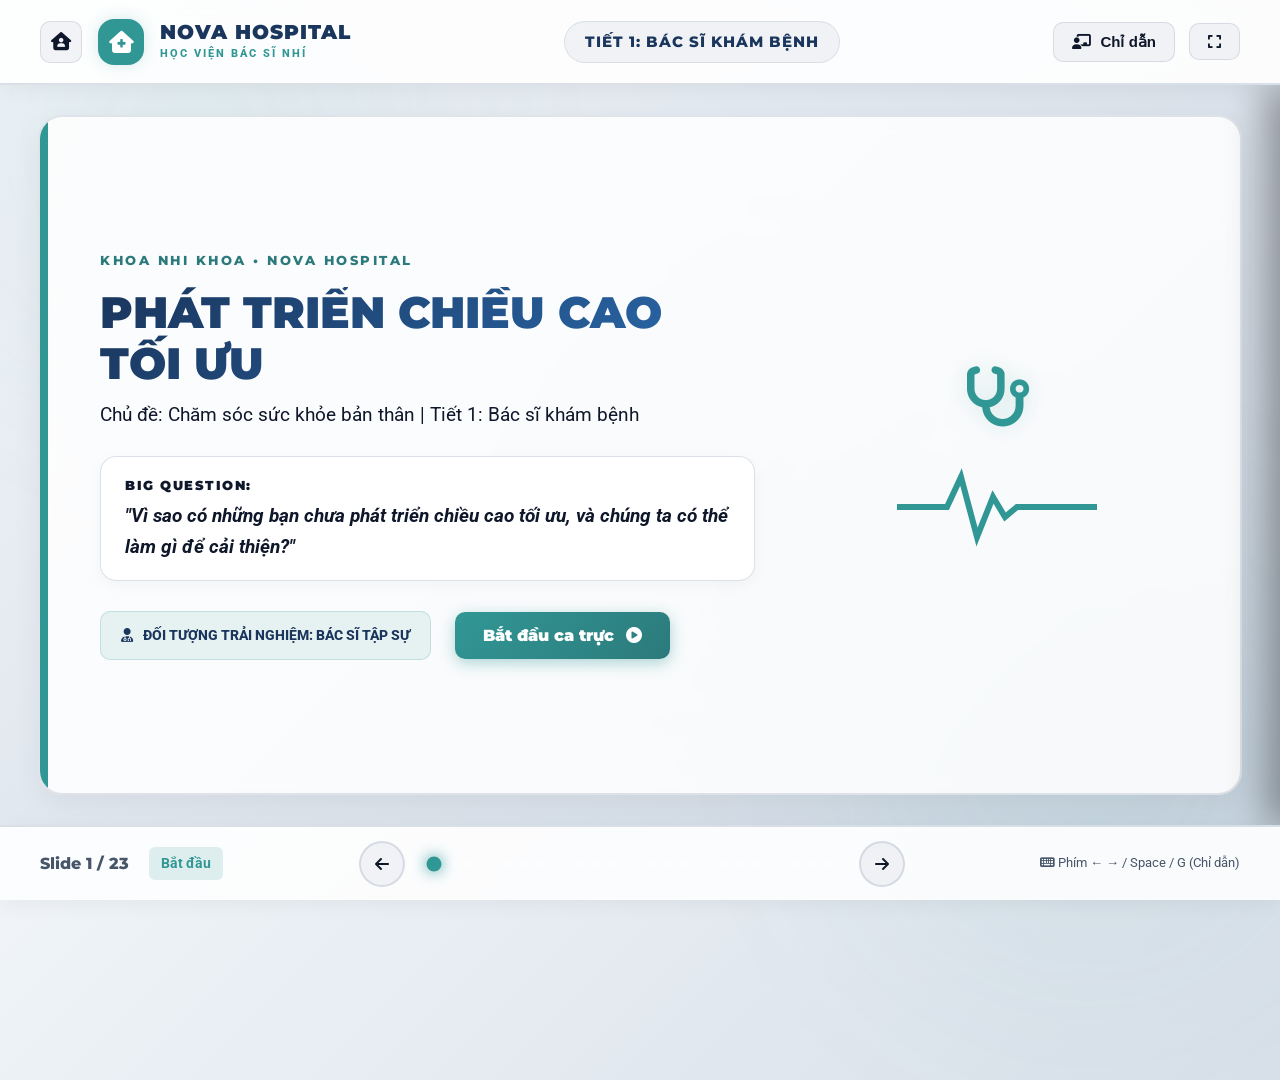
<file: height_tiet1.html>
<!DOCTYPE html>
<html lang="vi">
<head>
  <meta charset="UTF-8">
  <meta name="viewport" content="width=device-width, initial-scale=1.0">
  <title>Học Viện Bác Sĩ Nhí - Tiết 1: Bác Sĩ Khám Bệnh | Nova Hospital</title>
  
  <!-- SEO Meta Tags -->
  <meta name="description" content="Hệ thống slide giảng dạy tương tác Tiết 1 - Bác sĩ khám bệnh: Khám lâm sàng, chẩn đoán thói quen và kê đơn phát triển chiều cao.">
  
  <!-- Icon & Google Fonts -->
  <link rel="stylesheet" href="https://cdnjs.cloudflare.com/ajax/libs/font-awesome/6.4.0/css/all.min.css">
  <link rel="preconnect" href="https://fonts.googleapis.com">
  <link rel="preconnect" href="https://fonts.gstatic.com" crossorigin>
  <link href="https://fonts.googleapis.com/css2?family=Montserrat:wght@400;500;600;700;800;900&family=Roboto:wght@300;400;500;700;900&display=swap" rel="stylesheet">
  
  <link rel="stylesheet" href="height_style_master.css">
</head>
<body class="light-mode">
  <!-- Background Glow Spheres -->
  <div class="bg-glow-sphere sphere-1"></div>
  <div class="bg-glow-sphere sphere-2"></div>
  <div class="bg-glow-sphere sphere-3"></div>

  <!-- App Header -->
  <header class="app-header">
    <div class="header-brand">
      <a href="height_portal.html" class="back-portal-btn" title="Quay lại Cổng Học Tập"><i class="fa-solid fa-house-user"></i></a>
      <div class="hospital-logo"><i class="fa-solid fa-house-medical"></i></div>
      <div class="brand-text">
        <h1>NOVA HOSPITAL</h1>
        <p>HỌC VIỆN BÁC SĨ NHÍ</p>
      </div>
    </div>
    
    <div class="active-stage-indicator" id="current-stage-display">
      TIẾT 1: BÁC SĨ KHÁM BỆNH
    </div>
    
    <div class="header-actions">
      <button class="action-btn" id="toggle-guide-btn" title="Bật/Tắt Chỉ dẫn Giáo viên (G)">
        <i class="fa-solid fa-chalkboard-user"></i> <span class="btn-lbl">Chỉ dẫn</span>
      </button>
      <button class="action-btn" id="toggle-fullscreen-btn" title="Toàn màn hình (F)">
        <i class="fa-solid fa-expand"></i>
      </button>
    </div>
  </header>

  <!-- Layout Wrapper (Slide + Teacher Guide Split) -->
  <div class="app-body-wrapper">
    
    <!-- Slides Viewport -->
    <main class="slides-container" id="slides-viewport">
      
      <!-- SLIDE 1: TRANG BÌA (COVER SLIDE) -->
      <section class="slide-panel active" id="slide-1" data-stage="Bắt đầu">
        <div class="cover-layout">
          <div class="cover-accent-line"></div>
          <div class="cover-content">
            <div class="department-tag">KHOA NHI KHOA &bull; NOVA HOSPITAL</div>
            <h2 class="main-title">PHÁT TRIỂN CHIỀU CAO TỐI ƯU</h2>
            <p class="subtitle">Chủ đề: Chăm sóc sức khỏe bản thân | Tiết 1: Bác sĩ khám bệnh</p>
            
            <div class="big-question-card glass-panel">
              <span class="question-q">BIG QUESTION:</span>
              <p class="question-text">"Vì sao có những bạn chưa phát triển chiều cao tối ưu, và chúng ta có thể làm gì để cải thiện?"</p>
            </div>
            
            <div class="cover-footer">
              <div class="role-badge">
                <i class="fa-solid fa-user-doctor"></i> ĐỐI TƯỢNG TRẢI NGHIỆM: BÁC SĨ TẬP SỰ
              </div>
              <button class="start-lecture-btn" id="start-btn">
                Bắt đầu ca trực <i class="fa-solid fa-circle-play"></i>
              </button>
            </div>
          </div>
          <div class="cover-illustration">
            <div class="stethoscope-glow" style="font-size: 60px; color: var(--accent-mint); text-shadow: 0 0 20px var(--accent-mint-glow);"><i class="fa-solid fa-stethoscope"></i></div>
            <div class="heartbeat-line">
              <svg viewBox="0 0 100 40" class="pulse-svg">
                <path d="M0,20 L25,20 L32,5 L40,35 L48,15 L54,25 L60,20 L100,20" fill="none" stroke="var(--accent-mint)" stroke-width="3" stroke-linecap="round"/>
              </svg>
            </div>
          </div>
        </div>
      </section>

      <!-- ==========================================
           HOẠT ĐỘNG 1: KHỞI ĐỘNG (SLIDE 2 - 6)
           ========================================== -->
      
      <!-- Slide 2: Intro HĐ1 -->
      <section class="slide-panel theme-green" id="slide-2" data-stage="HĐ1: Khởi động">
        <div class="activity-intro-layout color-green-theme">
          <div class="intro-badge">HOẠT ĐỘNG 1</div>
          <div class="intro-sub-card">
            <h3>GHÉP HỒ SƠ BỆNH ÁN</h3>
          </div>
          <div class="intro-icon-large"><i class="fa-solid fa-hospital-user"></i></div>
          <div class="intro-duration"><i class="fa-regular fa-clock"></i> Thời lượng: 7 - 10 phút</div>
        </div>
      </section>

      <!-- Slide 3: Chuẩn bị HĐ1 -->
      <section class="slide-panel theme-green" id="slide-3" data-stage="HĐ1: Chuẩn bị">
        <div class="slide-header">
          <span class="breadcrumb">HOẠT ĐỘNG 1 &bull; CHUẨN BỊ CHỌN CA LÂM SÀNG</span>
          <h2 class="slide-title">Chuẩn Bị</h2>
        </div>
        <div class="prep-grid-3-cards animate-up">
          <div class="prep-card">
            <div class="prep-card-icon">👥</div>
            <h3>Hình thức</h3>
            <p>Hoạt động Cặp đôi / Cá nhân</p>
          </div>
          <div class="prep-card">
            <div class="prep-card-icon">📄</div>
            <h3>Học liệu phát sẵn</h3>
            <p>Phiếu ghép hồ sơ bệnh án</p>
          </div>
          <div class="prep-card">
            <div class="prep-card-icon">🖊️</div>
            <h3>Dụng cụ viết</h3>
            <p>Bút chì, bút mực, thước kẻ</p>
          </div>
        </div>
      </section>

      <!-- Slide 4: Hướng dẫn HĐ1 + Matching Game + Countdown -->
      <section class="slide-panel theme-green" id="slide-4" data-stage="HĐ1: Hướng dẫn">
        <div class="slide-header-split">
          <div class="slide-header">
            <span class="breadcrumb">HOẠT ĐỘNG 1 &bull; GAME: GHÉP HỒ SƠ BỆNH ÁN</span>
            <h2 class="slide-title">Quan Sát & Thảo Luận</h2>
          </div>
          <!-- Timer Widget -->
          <div class="timer-widget" id="timer-hd1">
            <div class="timer-icon"><i class="fa-solid fa-hourglass-half"></i></div>
            <div class="timer-display">08:00</div>
            <div class="timer-controls">
              <button class="timer-btn play-btn" title="Bắt đầu"><i class="fa-solid fa-play"></i></button>
              <button class="timer-btn pause-btn hidden" title="Tạm dừng"><i class="fa-solid fa-pause"></i></button>
              <button class="timer-btn reset-btn" title="Đặt lại"><i class="fa-solid fa-rotate-left"></i></button>
            </div>
          </div>
        </div>
        
        <div class="interactive-matching-game">
          <p class="game-instruction" style="margin-bottom: 12px; color: var(--accent-teal);">
            <i class="fa-solid fa-gamepad"></i> <strong>Ghép hồ sơ bác sĩ:</strong> Chọn <strong>Bệnh nhân</strong> ở cột trái, rồi chọn <strong>Thói quen tương ứng</strong> ở cột phải để ghép nối!
          </p>
          
          <div class="matching-container" style="display: grid; grid-template-columns: 1fr 1fr; gap: 30px; position: relative;">
            <!-- SVG overlay to draw connection lines - USER REQUEST -->
            <svg id="matching-svg" style="position: absolute; top: 0; left: 0; width: 100%; height: 100%; pointer-events: none; z-index: 10;"></svg>
            
            <!-- Cột trái: Bệnh nhân -->
            <div class="matching-column" id="profiles-column" style="display: flex; flex-direction: column; gap: 12px; z-index: 5;">
              <div class="match-item card-item" data-id="nut" id="profile-linhanh" style="background: rgba(255,255,255,0.03); border: 1.5px solid var(--panel-border); border-radius: var(--radius-md); padding: 12px 18px; cursor: pointer; transition: var(--transition-fast);">
                <div class="patient-card-header" style="display: flex; align-items: center; gap: 12px; margin-bottom: 6px;">
                  <img src="patient_linh_anh.png" alt="Linh Anh" class="patient-thumb-img" style="width: 40px; height: 40px; border-radius: 50%; border: 2px solid var(--accent-mint);">
                  <h4 style="font-family: var(--font-accent); font-weight: 800; color: var(--text-main);">BỆNH NHÂN: LINH ANH</h4>
                </div>
                <p class="item-desc" style="color: var(--text-muted); line-height: 1.4;">🥗 Ăn rất ít thịt cá, hầu như không uống sữa hoặc sữa chua. Thường xuyên ăn snack bim bim, đồ ăn vặt nhiều dầu mỡ.</p>
              </div>
              
              <div class="match-item card-item" data-id="sleep" id="profile-kem" style="background: rgba(255,255,255,0.03); border: 1.5px solid var(--panel-border); border-radius: var(--radius-md); padding: 12px 18px; cursor: pointer; transition: var(--transition-fast);">
                <div class="patient-card-header" style="display: flex; align-items: center; gap: 12px; margin-bottom: 6px;">
                  <img src="patient_kem.png" alt="Bạn Kem" class="patient-thumb-img" style="width: 40px; height: 40px; border-radius: 50%; border: 2px solid var(--accent-mint);">
                  <h4 style="font-family: var(--font-accent); font-weight: 800; color: var(--text-main);">BỆNH NHÂN: KEM</h4>
                </div>
                <p class="item-desc" style="color: var(--text-muted); line-height: 1.4;">😴 Thường xuyên thức muộn đến 12h đêm để xem máy tính chơi game. Sáng hôm sau dậy rất muộn, cơ thể mệt mỏi uể oải.</p>
              </div>
              
              <div class="match-item card-item" data-id="exercise" id="profile-namanh" style="background: rgba(255,255,255,0.03); border: 1.5px solid var(--panel-border); border-radius: var(--radius-md); padding: 12px 18px; cursor: pointer; transition: var(--transition-fast);">
                <div class="patient-card-header" style="display: flex; align-items: center; gap: 12px; margin-bottom: 6px;">
                  <img src="patient_nam_anh.png" alt="Nam Anh" class="patient-thumb-img" style="width: 40px; height: 40px; border-radius: 50%; border: 2px solid var(--accent-mint);">
                  <h4 style="font-family: var(--font-accent); font-weight: 800; color: var(--text-main);">BỆNH NHÂN: NAM ANH</h4>
                </div>
                <p class="item-desc" style="color: var(--text-muted); line-height: 1.4;">🏃 Hầu như không tham gia thể thao. Dành toàn bộ thời gian rảnh nằm chơi điện thoại. Ít đi lại, lười làm việc nhẹ.</p>
              </div>
            </div>
            
            <!-- Cột phải: Thói quen -->
            <div class="matching-column" id="targets-column" style="display: flex; flex-direction: column; gap: 12px; justify-content: space-around; z-index: 5;">
              <div class="match-target" data-match="exercise" id="target-ex" style="background: rgba(255,255,255,0.03); border: 1.5px solid var(--panel-border); border-radius: var(--radius-md); padding: 16px; cursor: pointer; transition: var(--transition-fast); display: flex; align-items: center; gap: 15px;">
                <div class="target-icon" style="width: 40px; height: 40px; border-radius: var(--radius-sm); background: rgba(49, 151, 149, 0.2); display: flex; align-items: center; justify-content: center; color: var(--accent-teal); "><i class="fa-solid fa-person-running"></i></div>
                <div>
                  <h5 style="font-family: var(--font-accent); font-weight: 800; color: var(--text-main);">Lười Vận Động</h5>
                  <span class="match-status-badge" style="color: var(--text-muted);">Chưa nối</span>
                </div>
              </div>
              
              <div class="match-target" data-match="nut" id="target-nut" style="background: rgba(255,255,255,0.03); border: 1.5px solid var(--panel-border); border-radius: var(--radius-md); padding: 16px; cursor: pointer; transition: var(--transition-fast); display: flex; align-items: center; gap: 15px;">
                <div class="target-icon" style="width: 40px; height: 40px; border-radius: var(--radius-sm); background: rgba(49, 151, 149, 0.2); display: flex; align-items: center; justify-content: center; color: var(--accent-teal); "><i class="fa-solid fa-apple-whole"></i></div>
                <div>
                  <h5 style="font-family: var(--font-accent); font-weight: 800; color: var(--text-main);">Dinh Dưỡng Sai Lệch</h5>
                  <span class="match-status-badge" style="color: var(--text-muted);">Chưa nối</span>
                </div>
              </div>
              
              <div class="match-target" data-match="sleep" id="target-sleep" style="background: rgba(255,255,255,0.03); border: 1.5px solid var(--panel-border); border-radius: var(--radius-md); padding: 16px; cursor: pointer; transition: var(--transition-fast); display: flex; align-items: center; gap: 15px;">
                <div class="target-icon" style="width: 40px; height: 40px; border-radius: var(--radius-sm); background: rgba(49, 151, 149, 0.2); display: flex; align-items: center; justify-content: center; color: var(--accent-teal); "><i class="fa-solid fa-moon"></i></div>
                <div>
                  <h5 style="font-family: var(--font-accent); font-weight: 800; color: var(--text-main);">Thiếu Giấc Ngủ Ngon</h5>
                  <span class="match-status-badge" style="color: var(--text-muted);">Chưa nối</span>
                </div>
              </div>
            </div>
          </div>
        </div>
      </section>

      <!-- Slide 5: Đáp án HĐ1 -->
      <section class="slide-panel theme-green" id="slide-5" data-stage="HĐ1: Đáp án">
        <div class="slide-header">
          <span class="breadcrumb">HOẠT ĐỘNG 1 &bull; PHÂN TÍCH ĐÁP ÁN</span>
          <h2 class="slide-title">Kết Quả Chẩn Đoán Lâm Sàng</h2>
        </div>
        <div class="grid-3-cols" style="gap: 15px; margin-top: 10px;">
          <!-- Card 1 -->
          <div class="info-card glass-panel" style="border-top: 4px solid var(--accent-red); padding: 20px;">
            <div style="font-size: 32px; margin-bottom: 8px;">🥗</div>
            <h3 style="font-family: var(--font-accent); font-weight: 800; color: var(--accent-red); margin-bottom: 10px;">DINH DƯỠNG LỖI</h3>
            <h4 style="font-weight: 700; color: var(--text-main); margin-bottom: 6px;">Thiếu hụt canxi & đạm</h4>
            <p style="color: var(--text-muted); line-height: 1.4;">Ăn vặt thay cơm làm trẻ tích tụ chất béo có hại, thiếu hụt đạm cấu tạo mô cơ, thiếu hụt canxi xây dựng mật độ xương.</p>
          </div>
          
          <!-- Card 2 -->
          <div class="info-card glass-panel" style="border-top: 4px solid var(--accent-red); padding: 20px;">
            <div style="font-size: 32px; margin-bottom: 8px;">😴</div>
            <h3 style="font-family: var(--font-accent); font-weight: 800; color: var(--accent-red); margin-bottom: 10px;">THIẾU NGỦ SÂU</h3>
            <h4 style="font-weight: 700; color: var(--text-main); margin-bottom: 6px;">Hormone GH suy giảm</h4>
            <p style="color: var(--text-muted); line-height: 1.4;">Ngủ muộn sau 23h làm bỏ lỡ "khung giờ vàng" (22h-02h) giải phóng lượng hormone tăng trưởng GH nhiều nhất của tuyến yên.</p>
          </div>
          
          <!-- Card 3 -->
          <div class="info-card glass-panel" style="border-top: 4px solid var(--accent-red); padding: 20px;">
            <div style="font-size: 32px; margin-bottom: 8px;">🏃</div>
            <h3 style="font-family: var(--font-accent); font-weight: 800; color: var(--accent-red); margin-bottom: 10px;">THIẾU VẬN ĐỘNG</h3>
            <h4 style="font-weight: 700; color: var(--text-main); margin-bottom: 6px;">Sụn tiếp hợp bị nén</h4>
            <p style="color: var(--text-muted); line-height: 1.4;">Nằm xem điện thoại liên tục làm khớp xương chây lì, đĩa sụn sinh trưởng ở đầu xương không được kích thích giãn nở chiều dài.</p>
          </div>
        </div>
      </section>

      <!-- Slide 6: Tổng kết HĐ1 -->
      <section class="slide-panel theme-green" id="slide-6" data-stage="HĐ1: Tổng kết">
        <div class="slide-header">
          <span class="breadcrumb">HOẠT ĐỘNG 1 &bull; TỔNG KẾT KIẾN THỨC</span>
          <h2 class="slide-title">3 Yếu Tố Quyết Định Chiều Cao</h2>
        </div>
        <div class="grid-2-cols" style="align-items: center; gap: 40px; margin-top: 10px;">
          <div class="conclusion-box glass-panel focus-border" style="padding: 24px;">
            <h3 style="font-family: var(--font-accent); font-weight: 800; color: var(--accent-mint); margin-bottom: 12px;">KẾT LUẬN BAN ĐẦU:</h3>
            <p style="color: var(--text-main); line-height: 1.6;">
              Chiều cao của một người chịu ảnh hưởng to lớn từ lối sống sinh hoạt hàng ngày chứ không hoàn toàn do di truyền quyết định.
            </p>
            <p style="color: var(--text-main); line-height: 1.6; margin-top: 10px;">
              Để xương phát triển dài ra tối đa, cơ thể cần sự kết hợp đồng bộ của cả 3 trụ cột y học: <strong>Dinh dưỡng đủ chất + Ngủ sớm trước 22h + Vận động thể lực khoa học</strong>.
            </p>
          </div>
          <div class="infographic-placeholder" style="display: flex; justify-content: center; align-items: center;">
            <div style="background: rgba(49, 151, 149, 0.1); border: 2.5px dashed var(--accent-mint); padding: 30px; border-radius: var(--radius-lg); text-align: center;">
              <div style="font-size: 50px; color: var(--accent-mint); margin-bottom: 12px;"><i class="fa-solid fa-shield-halved"></i></div>
              <h4 style="font-family: var(--font-accent); font-weight: 800; color: var(--accent-navy); margin-bottom: 6px;">BỘ BA SHIELD SỨC KHỎE</h4>
              <p style="color: var(--text-muted);">Thiếu 1 trong 3 lá chắn, chiều cao sẽ không thể đạt mức tối đa!</p>
            </div>
          </div>
        </div>
      </section>

      <!-- ==========================================
           HOẠT ĐỘNG 2: KHÁM BỆNH & HỘI CHẨN (SLIDE 7 - 13)
           ========================================== -->

      <!-- Slide 7: Intro HĐ2 -->
      <section class="slide-panel theme-teal" id="slide-7" data-stage="HĐ2: Chẩn đoán">
        <div class="activity-intro-layout color-teal-theme">
          <div class="intro-badge">HOẠT ĐỘNG 2</div>
          <div class="intro-sub-card">
            <h3>KHÁM BỆNH & HỘI CHẨN</h3>
          </div>
          <div class="intro-icon-large"><i class="fa-solid fa-user-doctor"></i></div>
          <div class="intro-duration"><i class="fa-regular fa-clock"></i> Thời lượng: 15 phút</div>
        </div>
      </section>

      <!-- Slide 8: Chuẩn bị HĐ2 -->
      <section class="slide-panel theme-teal" id="slide-8" data-stage="HĐ2: Chuẩn bị">
        <div class="slide-header">
          <span class="breadcrumb">HOẠT ĐỘNG 2 &bull; CHUẨN BỊ CA LÂM SÀNG</span>
          <h2 class="slide-title">Chuẩn Bị</h2>
        </div>
        <div class="prep-grid-3-cards animate-up">
          <div class="prep-card">
            <div class="prep-card-icon">👥</div>
            <h3>Thành lập hội đồng</h3>
            <p>Nhóm 4 học sinh (Bác sĩ chuyên khoa)</p>
          </div>
          <div class="prep-card">
            <div class="prep-card-icon">📁</div>
            <h3>Học liệu lâm sàng</h3>
            <p>5 Phiếu hồ sơ bệnh án + Phiếu chẩn đoán</p>
          </div>
          <div class="prep-card">
            <div class="prep-card-icon">🖊️</div>
            <h3>Ghi chép chuyên môn</h3>
            <p>Sổ tay ghi chép hội chẩn</p>
          </div>
        </div>
      </section>

      <!-- Slide 9: Hướng dẫn HĐ2 + Countdown -->
      <section class="slide-panel theme-teal" id="slide-9" data-stage="HĐ2: Hướng dẫn">
        <div class="slide-header-split">
          <div class="slide-header">
            <span class="breadcrumb">HOẠT ĐỘNG 2 &bull; HƯỚNG DẪN KHÁM LÂM SÀNG</span>
            <h2 class="slide-title">Khám Bệnh & Chẩn Đoán</h2>
          </div>
          <!-- Timer Widget -->
          <div class="timer-widget" id="timer-hd2">
            <div class="timer-icon"><i class="fa-solid fa-hourglass-half"></i></div>
            <div class="timer-display">15:00</div>
            <div class="timer-controls">
              <button class="timer-btn play-btn" title="Bắt đầu"><i class="fa-solid fa-play"></i></button>
              <button class="timer-btn pause-btn hidden" title="Tạm dừng"><i class="fa-solid fa-pause"></i></button>
              <button class="timer-btn reset-btn" title="Đặt lại"><i class="fa-solid fa-rotate-left"></i></button>
            </div>
          </div>
        </div>
        
        <div class="instructions-steps-box glass-panel" style="padding: 24px; margin-top: 15px;">
          <h3 style="font-family: var(--font-accent); font-weight: 800; color: var(--accent-mint); margin-bottom: 12px;"><i class="fa-solid fa-stethoscope"></i> CÁC BƯỚC THỰC HIỆN CỦA HỘI ĐỒNG BÁC SĨ NHÍ:</h3>
          <ul class="numbered-list-styled" style="display: flex; flex-direction: column; gap: 12px; list-style: none;">
            <li><strong>1. Phân tích hồ sơ bệnh án:</strong> Đọc kỹ dữ liệu lâm sàng của 5 bệnh nhân (Minh, Lâm, My, Nhi, An) được phân phát.</li>
            <li><strong>2. Truy tìm dấu hiệu thói quen xấu:</strong> Xác định các thói quen có hại ảnh hưởng xấu đến chiều cao trong từng ca bệnh.</li>
            <li><strong>3. Điền Phiếu chẩn đoán lâm sàng:</strong> Phân tích xem mỗi bệnh nhân đang mắc thói quen xấu ở nhóm nào (Dinh dưỡng, Giấc ngủ, Vận động) và hậu quả tương ứng là gì.</li>
            <li><strong>4. Thống nhất phác đồ:</strong> Chuẩn bị ý kiến để đại diện nhóm báo cáo hội chẩn trước cả lớp.</li>
          </ul>
        </div>
      </section>

      <!-- Slide 10: Hồ sơ 5 bệnh án + Click/Spacebar Highlight -->
      <section class="slide-panel theme-teal" id="slide-10" data-stage="HĐ2: Hồ sơ bệnh án">
        <div class="slide-header">
          <span class="breadcrumb">HOẠT ĐỘNG 2 &bull; THĂM KHÁM LÂM SÀNG HỒ SƠ</span>
          <h2 class="slide-title">Hồ Sơ Bệnh Án Chi Tiết</h2>
        </div>
        
        <div class="patient-select-tabs" style="margin-top: 10px;">
          <button class="patient-tab active" data-patient="minh">MINH (8 TUỔI)</button>
          <button class="patient-tab" data-patient="lam">LÂM (9 TUỔI)</button>
          <button class="patient-tab" data-patient="my">MY (10 TUỔI)</button>
          <button class="patient-tab" data-patient="nhi">NHI (11 TUỔI)</button>
          <button class="patient-tab" data-patient="an">AN (12 TUỔI)</button>
        </div>
 
        <div class="patient-record-viewer" style="margin-top: 15px;">
          <!-- Bệnh nhân Minh -->
          <div class="patient-record-content" id="record-minh">
            <div class="record-patient-title">
              <span>HỒ SƠ BỆNH NHÂN 1: MINH (8 TUỔI)</span>
              <span class="patient-status text-red">Ca Lâm Sàng #1</span>
            </div>
            <p class="record-text" style="color: #2C3E50;">
              <strong>Dữ liệu lâm sàng:</strong> Bạn Minh cao 115cm (thấp hơn chuẩn trung bình). Trưa nào Minh cũng đi học về muộn nên <span class="bad-habit-span">[bỏ bữa sáng]</span>. Trong bữa trưa ở trường, Minh thường <span class="bad-habit-span">[không uống sữa tươi]</span> và luôn <span class="bad-habit-span">[bỏ lại tôm, cua, cá]</span> vì ngại bóc vỏ. Chiều về Minh thích ăn xúc xích rán cổng trường. Minh đi ngủ lúc 21h30 và thức dậy lúc 6h30 sáng hôm sau. Bạn rất thích tập võ và tham gia chạy bộ đều đặn 45 phút mỗi ngày cùng bố.
            </p>
          </div>
          
          <!-- Bệnh nhân Lâm -->
          <div class="patient-record-content hidden" id="record-lam">
            <div class="record-patient-title">
              <span>HỒ SƠ BỆNH NHÂN 2: LÂM (9 TUỔI)</span>
              <span class="patient-status text-red">Ca Lâm Sàng #2</span>
            </div>
            <p class="record-text" style="color: #2C3E50;">
              <strong>Dữ liệu lâm sàng:</strong> Bạn Lâm lười ăn rau nhưng ăn rất tốt các món thịt bò, trứng, thịt lợn. Lâm rất ghét uống sữa tươi vì thấy đầy bụng, bù lại Lâm thích <span class="bad-habit-span">[uống nước ngọt có ga và trà sữa]</span> mỗi ngày. Hàng ngày, sau khi đi học về, Lâm thường <span class="bad-habit-span">[trùm chăn kín đầu xem iPad]</span> đến 23h30 mới đi ngủ và thức dậy lúc 6h sáng hôm sau. Lâm <span class="bad-habit-span">[lười vận động]</span>, chỉ thích nằm một chỗ chơi game và ngại tham gia các giờ thể chất ở trường.
            </p>
          </div>
          
          <!-- Bệnh nhân My -->
          <div class="patient-record-content hidden" id="record-my">
            <div class="record-patient-title">
              <span>HỒ SƠ BỆNH NHÂN 3: MY (10 TUỔI)</span>
              <span class="patient-status text-red">Ca Lâm Sàng #3</span>
            </div>
            <p class="record-text" style="color: #2C3E50;">
              <strong>Dữ liệu lâm sàng:</strong> Bạn My có chiều cao bình thường. Sáng nào My cũng uống một hộp sữa tươi 180ml và ăn phở hoặc bánh mì cùng bố mẹ. Bữa trưa và tối My ăn uống đầy đủ các chất, đặc biệt là rau xanh và cá hồi. Tuy nhiên, My <span class="bad-habit-span">[rất lười vận động]</span>, đi học về là <span class="bad-habit-span">[ngồi lướt Tiktok, xem Youtube]</span> đến giờ ăn cơm. Sau khi ăn tối, My tiếp tục ngồi học và <span class="bad-habit-span">[không chơi bất kỳ môn thể thao nào]</span>. My thường đi ngủ lúc 22h00 và thức dậy lúc 6h30 sáng hôm sau.
            </p>
          </div>
          
          <!-- Bệnh nhân Nhi -->
          <div class="patient-record-content hidden" id="record-nhi">
            <div class="record-patient-title">
              <span>HỒ SƠ BỆNH NHÂN 4: NHI (11 TUỔI)</span>
              <span class="patient-status text-red">Ca Lâm Sàng #4</span>
            </div>
            <p class="record-text" style="color: #2C3E50;">
              <strong>Dữ liệu lâm sàng:</strong> Bạn Nhi có chiều cao thấp hơn bạn bè cùng lớp. Nhi rất <span class="bad-habit-span">[kén ăn, thường xuyên bỏ bữa]</span> và mỗi bữa chỉ ăn nửa bát cơm với thịt nạc rán, hoàn toàn <span class="bad-habit-span">[không ăn tôm, cua, hải sản hay rau xanh]</span>. Nhi rất ghét sữa tươi và chỉ uống nước lọc. Nhi <span class="bad-habit-span">[ngủ muộn]</span>, thường thức đến 23h00 để đọc truyện tranh. Nhi cũng <span class="bad-habit-span">[ngại vận động]</span>, không bao giờ chạy nhảy hay chơi thể thao vì sợ ra mồ hôi bẩn quần áo.
            </p>
          </div>
          
          <!-- Bệnh nhân An -->
          <div class="patient-record-content hidden" id="record-an">
            <div class="record-patient-title">
              <span>HỒ SƠ BỆNH NHÂN 5: AN (12 TUỔI)</span>
              <span class="patient-status text-red">Ca Lâm Sàng #5</span>
            </div>
            <p class="record-text" style="color: #2C3E50;">
              <strong>Dữ liệu lâm sàng:</strong> Bạn An đang ở độ tuổi phát triển mạnh nhưng chiều cao lại chững lại. An có thói quen <span class="bad-habit-span">[thức khuya đến 24h00]</span> để ôn bài hoặc xem hoạt hình, sáng dậy lúc 6h00 rất mệt mỏi. Trong khẩu phần ăn hàng ngày, An <span class="bad-habit-span">[ăn ít đạm, không ăn cua cá]</span> và <span class="bad-habit-span">[hoàn toàn không uống sữa]</span> vì cho rằng mình đã lớn. An <span class="bad-habit-span">[ít vận động, chỉ dùng thiết bị điện tử]</span> cả ngày nghỉ mà không ra ngoài tập thể thao.
            </p>
          </div>
        </div>

        <div class="highlight-controls-bar" style="margin-top: 15px; display: flex; justify-content: space-between; align-items: center;">
          <span class="tip-text" style="color: var(--text-muted);"><i class="fa-solid fa-keyboard"></i> Nhấn phím <strong>Spacebar</strong> hoặc click nút để chỉ diện thói quen xấu.</span>
          <button class="action-btn highlight-trigger-btn" id="trigger-highlight-btn" style="background: var(--accent-red); color: white; border: none; padding: 8px 16px; border-radius: var(--radius-sm); font-family: var(--font-accent); font-weight: 700; cursor: pointer; transition: var(--transition-fast);">
            <i class="fa-solid fa-highlighter"></i> Chỉ diện thói quen xấu
          </button>
        </div>
      </section>

      <!-- Slide 11: Thảo luận câu hỏi NẾU DUY TRÌ THÓI QUEN NÀY THÌ SAO? -->
      <section class="slide-panel theme-teal" id="slide-11" data-stage="HĐ2: Câu hỏi thảo luận">
        <div class="slide-header">
          <span class="breadcrumb">HOẠT ĐỘNG 2 &bull; HỘI CHẨN CỦA HỘI ĐỒNG Y KHOA</span>
          <h2 class="slide-title">Nếu Duy Trì Thói Quen Này Thì Sao?</h2>
        </div>
        <div class="discussion-grid" style="display: grid; grid-template-columns: 1fr; gap: 12px; margin-top: 10px;">
          <div class="discussion-question-card glass-panel" style="padding: 16px; cursor: pointer; border-left: 4px solid var(--accent-mint);">
            <h4 style="font-family: var(--font-accent); font-weight: 800; color: var(--accent-teal);"><i class="fa-solid fa-circle-question"></i> Câu hỏi 1: Nhóm thói quen dinh dưỡng lỗi?</h4>
            <p style="color: var(--text-muted); margin-top: 5px;">Click để xem chẩn đoán nguy cơ của Bệnh viện...</p>
            <p class="diag-answer hidden" style="color: var(--text-main); margin-top: 8px; font-weight: 500; background: rgba(255,255,255,0.05); padding: 8px 12px; border-radius: 6px;">
              ➔ Thiếu canxi & đạm kéo dài sẽ làm khung xương không có nguyên liệu để xây dựng, mật độ xương thấp, đĩa sụn không phát triển, dẫn đến trẻ có nguy cơ thấp còi vĩnh viễn.
            </p>
          </div>
          
          <div class="discussion-question-card glass-panel" style="padding: 16px; cursor: pointer; border-left: 4px solid var(--accent-mint);">
            <h4 style="font-family: var(--font-accent); font-weight: 800; color: var(--accent-teal);"><i class="fa-solid fa-circle-question"></i> Câu hỏi 2: Nhóm thói quen ngủ muộn, thức khuya?</h4>
            <p style="color: var(--text-muted); margin-top: 5px;">Click để xem chẩn đoán nguy cơ của Bệnh viện...</p>
            <p class="diag-answer hidden" style="color: var(--text-main); margin-top: 8px; font-weight: 500; background: rgba(255,255,255,0.05); padding: 8px 12px; border-radius: 6px;">
              ➔ Thức khuya làm cơ thể giảm tiết hormone sinh trưởng GH. Tuyến yên sản xuất lượng GH cực đại lúc ngủ sâu từ 22h00 - 02h00. Nếu thức khuya sẽ làm xương không được kích hoạt kéo dài.
            </p>
          </div>
          
          <div class="discussion-question-card glass-panel" style="padding: 16px; cursor: pointer; border-left: 4px solid var(--accent-mint);">
            <h4 style="font-family: var(--font-accent); font-weight: 800; color: var(--accent-teal);"><i class="fa-solid fa-circle-question"></i> Câu hỏi 3: Nhóm thói quen ít vận động, dùng thiết bị điện tử?</h4>
            <p style="color: var(--text-muted); margin-top: 5px;">Click để xem chẩn đoán nguy cơ của Bệnh viện...</p>
            <p class="diag-answer hidden" style="color: var(--text-main); margin-top: 8px; font-weight: 500; background: rgba(255,255,255,0.05); padding: 8px 12px; border-radius: 6px;">
              ➔ Cơ xương khớp không được kéo giãn và dồn nén cơ học cần thiết. Đĩa sụn tăng trưởng chui lọt giữa hai khớp đầu xương không có lực co kéo kích thích phân bào, khiến xương chững lại không dài ra.
            </p>
          </div>
        </div>
      </section>

      <!-- Slide 12: Bảng chẩn đoán lâm sàng / Đáp án (Table) -->
      <section class="slide-panel theme-teal" id="slide-12" data-stage="HĐ2: Bảng chẩn đoán">
        <div class="slide-header">
          <span class="breadcrumb">HOẠT ĐỘNG 2 &bull; HỘI CHẨN CHUYÊN KHOA</span>
          <h2 class="slide-title">Báo Cáo Kết Quả Chẩn Đoán Lâm Sàng</h2>
        </div>
        
        <table class="medical-table" style="width: 100%; border-collapse: collapse; margin-top: 10px; ">
          <thead>
            <tr style="background: var(--accent-navy); color: #fff; text-align: left; font-family: var(--font-accent); font-weight: 800;">
              <th style="padding: 8px 12px; border: 1.5px solid var(--panel-border);">BỆNH NHÂN</th>
              <th style="padding: 8px 12px; border: 1.5px solid var(--panel-border);">THÓI QUEN LỖI DỰA TRÊN HỒ SƠ</th>
              <th style="padding: 8px 12px; border: 1.5px solid var(--panel-border);">TRỤ CỘT THIẾU</th>
              <th style="padding: 8px 12px; border: 1.5px solid var(--panel-border);">CHẨN ĐOÁN NGUY CƠ LÂM SÀNG</th>
            </tr>
          </thead>
          <tbody>
            <tr style="border-bottom: 1px solid var(--panel-border);">
              <td style="padding: 6px 12px; font-weight: 700;">Minh (8t)</td>
              <td style="padding: 6px 12px; color: var(--accent-red);">Bỏ ăn sáng, không uống sữa, bỏ tôm cua cá, ăn xúc xích rán</td>
              <td style="padding: 6px 12px; font-weight: bold; color: var(--accent-teal);">Dinh dưỡng</td>
              <td style="padding: 6px 12px;">Thiếu hụt canxi & đạm trầm trọng xây cấu trúc xương.</td>
            </tr>
            <tr style="border-bottom: 1px solid var(--panel-border); background: rgba(255,255,255,0.02);">
              <td style="padding: 6px 12px; font-weight: 700;">Lâm (9t)</td>
              <td style="padding: 6px 12px; color: var(--accent-red);">Không sữa, uống nước ngọt/trà sữa, ngủ 23h30, lười vận động, xem iPad</td>
              <td style="padding: 6px 12px; font-weight: bold; color: var(--accent-teal);">Cả 3 Trụ Cột</td>
              <td style="padding: 6px 12px;">Đào thải canxi (nước ngọt), thiếu hormone GH, xương chây lì.</td>
            </tr>
            <tr style="border-bottom: 1px solid var(--panel-border);">
              <td style="padding: 6px 12px; font-weight: 700;">My (10t)</td>
              <td style="padding: 6px 12px; color: var(--accent-red);">Lười vận động, ngồi lướt Tiktok/Youtube, không thể thao</td>
              <td style="padding: 6px 12px; font-weight: bold; color: var(--accent-teal);">Vận động</td>
              <td style="padding: 6px 12px;">Sụn tiếp hợp không chịu lực kích thích cơ học kéo giãn đầu xương.</td>
            </tr>
            <tr style="border-bottom: 1px solid var(--panel-border); background: rgba(255,255,255,0.02);">
              <td style="padding: 6px 12px; font-weight: 700;">Nhi (11t)</td>
              <td style="padding: 6px 12px; color: var(--accent-red);">Bỏ bữa, kén ăn, không cua cá/rau, không uống sữa, thức 23h00, lười vận động</td>
              <td style="padding: 6px 12px; font-weight: bold; color: var(--accent-teal);">Cả 3 Trụ Cột</td>
              <td style="padding: 6px 12px;">Kém dinh dưỡng, sụn đầu xương chây lì, thiếu hormone GH ban đêm.</td>
            </tr>
            <tr style="border-bottom: 1px solid var(--panel-border);">
              <td style="padding: 6px 12px; font-weight: 700;">An (12t)</td>
              <td style="padding: 6px 12px; color: var(--accent-red);">Thức khuya 24h00, ăn ít đạm, không ăn cua cá, không sữa, ít vận động</td>
              <td style="padding: 6px 12px; font-weight: bold; color: var(--accent-teal);">Cả 3 Trụ Cột</td>
              <td style="padding: 6px 12px;">Thiếu hụt hormone GH trầm trọng nhất (thức 24h00), xương chững tăng trưởng.</td>
            </tr>
          </tbody>
        </table>
      </section>

      <!-- Slide 13: Consolidation HĐ2 / Cơ chế sinh học sụn -->
      <section class="slide-panel theme-teal" id="slide-13" data-stage="HĐ2: Cơ chế sinh học">
        <div class="slide-header">
          <span class="breadcrumb">HOẠT ĐỘNG 2 &bull; CƠ CHẾ KHOA HỌC</span>
          <h2 class="slide-title">Cơ Chế Phát Triển Xương Dài Ra</h2>
        </div>
        <div class="grid-2-cols" style="align-items: center; gap: 30px; margin-top: 10px;">
          <div class="card glass-panel focus-border" style="padding: 24px;">
            <h3 style="font-family: var(--font-accent); font-weight: 800; color: var(--accent-mint); margin-bottom: 12px;">ĐĨA SỤN TIẾP HỢP (EPIPHYSEAL PLATE):</h3>
            <p style="line-height: 1.5; color: var(--text-main);">
              Nằm ở hai đầu của các xương dài (như xương đùi, xương chày). Đây là nơi các tế bào sụn liên tục nhân đôi, phân chia và hóa xương (canxi hóa) dưới tác động của hormone tăng trưởng GH và dinh dưỡng.
            </p>
            <h3 style="font-family: var(--font-accent); font-weight: 800; color: var(--accent-mint); margin-top: 15px; margin-bottom: 8px;">KÍCH THÍCH LỰC CO KÉO CƠ HỌC:</h3>
            <p style="line-height: 1.5; color: var(--text-main);">
              Khi chạy nhảy, nhảy dây, bóng rổ, đĩa sụn tiếp hợp bị kéo giãn và nén ép tuần hoàn. Lực co kéo này kích thích mạch máu nuôi sụn phát triển, đẩy nhanh tiến trình phân bào giúp xương dài ra cực đại.
            </p>
          </div>
          
          <div style="background: rgba(255,255,255,0.02); border: 2px solid var(--panel-border); border-radius: var(--radius-lg); padding: 24px; text-align: center;">
            <div style="font-size: 40px; color: var(--accent-teal); margin-bottom: 10px;"><i class="fa-solid fa-bone"></i></div>
            <h4 style="font-family: var(--font-accent); font-weight: 800; color: var(--accent-navy); margin-bottom: 8px;">ĐĂNG KÝ HỆ SỤN TĂNG TRƯỞNG</h4>
            <p style="color: var(--text-muted); line-height: 1.4; text-align: left;">
              1. 🧱 Canxi, Phốt pho & Đạm: Nguyên liệu cốt hóa xương cứng cáp.<br>
              2. 💤 Giấc ngủ sâu trước 22h: Tuyến yên giải phóng hormone GH tối đa giúp sụn nhân đôi.<br>
              3. 🏃 Luyện tập sức bền: Kích hoạt dòng máu đưa dưỡng chất tới đĩa sụn tiếp hợp.
            </p>
          </div>
        </div>
      </section>

      <!-- ==========================================
           HOẠT ĐỘNG 3: KÊ ĐƠN THUỐC (SLIDE 14 - 18)
           ========================================== -->

      <!-- Slide 14: Intro HĐ3 -->
      <section class="slide-panel theme-blue" id="slide-14" data-stage="HĐ3: Kê đơn thuốc">
        <div class="activity-intro-layout color-blue-theme">
          <div class="intro-badge">HOẠT ĐỘNG 3</div>
          <div class="intro-sub-card">
            <h3>KÊ ĐƠN THUỐC & PHÁC ĐỒ ĐIỀU TRỊ</h3>
          </div>
          <div class="intro-icon-large"><i class="fa-solid fa-file-prescription"></i></div>
          <div class="intro-duration"><i class="fa-regular fa-clock"></i> Thời lượng: 12 phút</div>
        </div>
      </section>

      <!-- Slide 15: Chuẩn bị HĐ3 -->
      <section class="slide-panel theme-blue" id="slide-15" data-stage="HĐ3: Chuẩn bị">
        <div class="slide-header">
          <span class="breadcrumb">HOẠT ĐỘNG 3 &bull; CHUẨN BỊ KÊ ĐƠN THUỐC</span>
          <h2 class="slide-title">Chuẩn Bị</h2>
        </div>
        <div class="prep-grid-3-cards animate-up">
          <div class="prep-card">
            <div class="prep-card-icon">👥</div>
            <h3>Hình thức hoạt động</h3>
            <p>Nhóm y khoa 4 người (giữ nguyên nhóm)</p>
          </div>
          <div class="prep-card">
            <div class="prep-card-icon">💊</div>
            <h3>Học liệu phác đồ</h3>
            <p>Phiếu Đơn thuốc Novastars + Nhãn thuốc</p>
          </div>
          <div class="prep-card">
            <div class="prep-card-icon">🖊️</div>
            <h3>Ký tên bác sĩ</h3>
            <p>Bút ký tên trưởng hội đồng y khoa</p>
          </div>
        </div>
      </section>

      <!-- Slide 16: Hướng dẫn HĐ3 + Countdown -->
      <section class="slide-panel theme-blue" id="slide-16" data-stage="HĐ3: Hướng dẫn">
        <div class="slide-header-split">
          <div class="slide-header">
            <span class="breadcrumb">HOẠT ĐỘNG 3 &bull; HƯỚNG DẪN THỰC HÀNH</span>
            <h2 class="slide-title">Kê Đơn Điều Trị Phác Đồ</h2>
          </div>
          <!-- Timer Widget -->
          <div class="timer-widget" id="timer-hd3">
            <div class="timer-icon"><i class="fa-solid fa-hourglass-half"></i></div>
            <div class="timer-display">12:00</div>
            <div class="timer-controls">
              <button class="timer-btn play-btn" title="Bắt đầu"><i class="fa-solid fa-play"></i></button>
              <button class="timer-btn pause-btn hidden" title="Tạm dừng"><i class="fa-solid fa-pause"></i></button>
              <button class="timer-btn reset-btn" title="Đặt lại"><i class="fa-solid fa-rotate-left"></i></button>
            </div>
          </div>
        </div>
        
        <div class="instructions-steps-box glass-panel" style="padding: 24px; margin-top: 15px;">
          <h3 style="font-family: var(--font-accent); font-weight: 800; color: var(--accent-mint); margin-bottom: 12px;"><i class="fa-solid fa-file-medical"></i> QUY TRÌNH KÊ ĐƠN CỦA HỘI ĐỒNG:</h3>
          <ul class="numbered-list-styled" style="display: flex; flex-direction: column; gap: 10px; list-style: none;">
            <li><strong>1. Nhận dạng bệnh án:</strong> Mỗi nhóm chọn 1 trong 5 ca bệnh án vừa hội chẩn làm mục tiêu điều trị.</li>
            <li><strong>2. Phân tích lỗi hành vi:</strong> Trích xuất các thói quen xấu của ca bệnh đó (Ví dụ: Lâm ngủ muộn, uống nước ngọt có ga).</li>
            <li><strong>3. Viết đơn thuốc phục hồi:</strong> Ghi rõ phác đồ điều trị định lượng cụ thể: Uống sữa bao nhiêu ml, ngủ lúc mấy giờ, tập thể thao gì bao nhiêu phút.</li>
            <li><strong>4. Ký duyệt phác đồ:</strong> Nhóm trưởng ký xác nhận và hoàn thiện phiếu đơn thuốc.</li>
          </ul>
        </div>
      </section>

      <!-- Slide 17: Phác đồ điều trị mẫu (Prescription) -->
      <section class="slide-panel theme-blue" id="slide-17" data-stage="HĐ3: Phác đồ điều trị">
        <div class="slide-header">
          <span class="breadcrumb">HOẠT ĐỘNG 3 &bull; ĐƠN THUỐC MẪU BỆNH VIỆN</span>
          <h2 class="slide-title">Đơn Thuốc Phác Đồ Novastars Đạt Chuẩn</h2>
        </div>
        
        <div class="grid-2-cols" style="gap: 30px; margin-top: 10px; align-items: center;">
          <div class="prescription-box glass-panel" style="padding: 24px; border-left: 4px solid var(--accent-mint);">
            <h3 style="font-family: var(--font-accent); font-weight: 800; color: var(--accent-navy); margin-bottom: 15px; text-transform: uppercase;"><i class="fa-solid fa-file-signature"></i> ĐƠN THUỐC ĐIỀU TRỊ PHỤC HỒI</h3>
            <p style="margin-bottom: 10px; color: var(--text-main);">
              <strong>🧑‍⚕️ Bác sĩ điều trị:</strong> Hội đồng Bác sĩ nhí Nova Hospital
            </p>
            <p style="margin-bottom: 10px; color: var(--text-main);">
              <strong>🧱 Phác đồ Dinh dưỡng:</strong> Đảm bảo 500ml sữa tươi/sữa chua mỗi ngày. Bổ sung đạm, hải sản tôm cua, tuyệt đối không bỏ bữa sáng và cai nước ngọt có ga.
            </p>
            <p style="margin-bottom: 10px; color: var(--text-main);">
              <strong>💤 Phác đồ Giấc ngủ:</strong> Thiết lập thói quen tắt thiết bị điện tử lúc 21h30 và đi ngủ sâu trước 22h00 tối.
            </p>
            <p style="margin-bottom: 10px; color: var(--text-main);">
              <strong>🏃 Phác đồ Luyện tập:</strong> Nhảy dây, bóng rổ hoặc bơi lội kéo giãn đĩa sụn sinh trưởng > 45 phút mỗi ngày.
            </p>
          </div>
          
          <div class="presc-graphic-box" style="text-align: center; background: rgba(49, 151, 149, 0.05); border: 2.5px dashed var(--accent-mint); padding: 30px; border-radius: var(--radius-lg);">
            <div style="font-size: 48px; color: var(--accent-mint); margin-bottom: 10px;"><i class="fa-solid fa-notes-medical"></i></div>
            <h4 style="font-family: var(--font-accent); font-weight: 800; color: var(--accent-navy); margin-bottom: 8px;">KÝ TÊN BÁC SĨ</h4>
            <p style="color: var(--text-muted); line-height: 1.4;">Chữ ký của hội đồng bác sĩ nhí khẳng định tính trách nhiệm y đức và hiệu lực điều trị của đơn thuốc.</p>
          </div>
        </div>
      </section>

      <!-- Slide 18: Tổng kết HĐ3 -->
      <section class="slide-panel theme-blue" id="slide-18" data-stage="HĐ3: Tổng kết">
        <div class="slide-header">
          <span class="breadcrumb">HOẠT ĐỘNG 3 &bull; TỔNG KẾT HỘI CHẨN KÊ ĐƠN</span>
          <h2 class="slide-title">Kỷ Luật Y Khoa Trong Kê Đơn</h2>
        </div>
        <div class="grid-2-cols" style="align-items: center; gap: 30px; margin-top: 10px;">
          <div class="conclusion-box glass-panel focus-border" style="padding: 24px;">
            <h3 style="font-family: var(--font-accent); font-weight: 800; color: var(--accent-mint); margin-bottom: 12px;">KÝ DUYỆT ĐƠN THUỐC:</h3>
            <p style="line-height: 1.5; color: var(--text-main);">
              Đơn thuốc chỉ có giá trị pháp lý và thực tế khi người bệnh hiểu rõ cơ chế khoa học đằng sau các chỉ định và cam kết tuân thủ nghiêm túc.
            </p>
            <p style="line-height: 1.5; color: var(--text-main); margin-top: 10px;">
              Các bác sĩ nhí hãy lưu giữ đơn thuốc này trong sổ tay của bệnh nhân để tiếp tục theo dõi tiến trình hồi phục chiều cao ở các tiết sau.
            </p>
          </div>
          
          <div style="background: rgba(255,255,255,0.02); border: 2px solid var(--panel-border); border-radius: var(--radius-lg); padding: 24px; text-align: center;">
            <div style="font-size: 36px; color: var(--accent-teal); margin-bottom: 8px;"><i class="fa-solid fa-file-invoice-dollar"></i></div>
            <h4 style="font-family: var(--font-accent); font-weight: 800; color: var(--accent-navy); margin-bottom: 6px;">PHÁC ĐỒ PHỤC HỒI CHIỀU CAO</h4>
            <p style="color: var(--text-muted);">Cam kết tuân thủ 100% phác đồ để tối ưu hóa sự nhân lên của đĩa sụn đùi và xương chày.</p>
          </div>
        </div>
      </section>

      <!-- ==========================================
           HOẠT ĐỘNG 4: CUỐN SỔ TAY MINI (SLIDE 19 - 23)
           ========================================== -->

      <!-- Slide 19: Intro HĐ4 -->
      <section class="slide-panel theme-orange" id="slide-19" data-stage="HĐ4: Nhật ký bác sĩ">
        <div class="activity-intro-layout color-orange-theme">
          <div class="intro-badge">HOẠT ĐỘNG 4</div>
          <div class="intro-sub-card">
            <h3>SỔ TAY MINI BÁC SĨ</h3>
          </div>
          <div class="intro-icon-large"><i class="fa-solid fa-book-medical"></i></div>
          <div class="intro-duration"><i class="fa-regular fa-clock"></i> Thời lượng: 8 - 10 phút</div>
        </div>
      </section>

      <!-- Slide 20: Chuẩn bị HĐ4 -->
      <section class="slide-panel theme-orange" id="slide-20" data-stage="HĐ4: Chuẩn bị">
        <div class="slide-header">
          <span class="breadcrumb">HOẠT ĐỘNG 4 &bull; CHUẨN BỊ GẤP SỔ TAY MINI</span>
          <h2 class="slide-title">Chuẩn Bị Sổ Tay mini</h2>
        </div>
        <div class="prep-grid-3-cards animate-up">
          <div class="prep-card">
            <div class="prep-card-icon">👥</div>
            <h3>Hình thức</h3>
            <p>Hoạt động Cá nhân độc lập</p>
          </div>
          <div class="prep-card">
            <div class="prep-card-icon">📄</div>
            <h3>Học liệu phát sẵn</h3>
            <p>Tờ giấy thiết kế gấp sổ tay khổ A4</p>
          </div>
          <div class="prep-card">
            <div class="prep-card-icon">✂️</div>
            <h3>Học cụ</h3>
            <p>Kéo thủ công mini + Bút màu trang trí</p>
          </div>
        </div>
      </section>

      <!-- Slide 21: Hướng dẫn viết nhật ký + Countdown -->
      <section class="slide-panel theme-orange" id="slide-21" data-stage="HĐ4: Hướng dẫn">
        <div class="slide-header-split">
          <div class="slide-header">
            <span class="breadcrumb">HOẠT ĐỘNG 4 &bull; GẤP SỔ TAY MINI Y KHOA</span>
            <h2 class="slide-title">Làm Sổ Tay Ghi Chép Lâm Sàng</h2>
          </div>
          <!-- Timer Widget -->
          <div class="timer-widget" id="timer-hd4">
            <div class="timer-icon"><i class="fa-solid fa-hourglass-half"></i></div>
            <div class="timer-display">08:00</div>
            <div class="timer-controls">
              <button class="timer-btn play-btn" title="Bắt đầu"><i class="fa-solid fa-play"></i></button>
              <button class="timer-btn pause-btn hidden" title="Tạm dừng"><i class="fa-solid fa-pause"></i></button>
              <button class="timer-btn reset-btn" title="Đặt lại"><i class="fa-solid fa-rotate-left"></i></button>
            </div>
          </div>
        </div>
        
        <div class="grid-2-cols" style="gap: 30px; margin-top: 10px; align-items: center;">
          <div class="instructions-steps-box glass-panel" style="padding: 24px;">
            <h3 style="font-family: var(--font-accent); font-weight: 800; color: var(--accent-mint); margin-bottom: 12px;"><i class="fa-solid fa-edit"></i> 3 NỘI DUNG CHÍNH GHI SỔ TAY:</h3>
            <ul class="numbered-list-styled" style="display: flex; flex-direction: column; gap: 8px; list-style: none;">
              <li><strong>Trang 1: Bìa sổ tay:</strong> Ghi tên "Sổ Tay Bác Sĩ Nhí" + Họ tên học sinh + vẽ trang trí logo bệnh viện.</li>
              <li><strong>Trang 2: Nhật ký ca lâm sàng:</strong> Tóm tắt thói quen xấu phổ biến nhất mà nhóm mình vừa phát hiện.</li>
              <li><strong>Trang 3: Đơn thuốc:</strong> Ghi chép phác đồ điều trị chiều cao phục hồi cho ca bệnh nhóm mình phụ trách.</li>
            </ul>
          </div>
          
          <div style="background: rgba(255,255,255,0.02); border: 2px solid var(--panel-border); border-radius: var(--radius-lg); padding: 20px;">
            <h4 style="font-family: var(--font-accent); font-weight: 800; color: var(--accent-navy); margin-bottom: 8px;">HƯỚNG DẪN GẤP SỔ TAY MINI:</h4>
            <p style="color: var(--text-muted); line-height: 1.4;">
              1. Gấp đôi tờ giấy A4 theo chiều dọc.<br>
              2. Gấp tiếp làm tư theo chiều ngang.<br>
              3. Mở ra, cắt một đường ở giữa và xếp lại thành cuốn sổ tay nhỏ 8 trang xinh xắn.<br>
              4. Các bác sĩ tự đặt tên và trang trí bìa sổ tay!
            </p>
          </div>
        </div>
      </section>

      <!-- Slide 22: Bản cam kết hành động / Checklist -->
      <section class="slide-panel theme-orange" id="slide-22" data-stage="HĐ4: Bản cam kết">
        <div class="slide-header">
          <span class="breadcrumb">HOẠT ĐỘNG 4 &bull; TỰ THĂM KHÁM & CAM KẾT</span>
          <h2 class="slide-title">Bản Cam Kết Bác Sĩ Nhí Hành Động</h2>
        </div>
        <div class="grid-2-cols" style="gap: 30px; margin-top: 10px; align-items: center;">
          <div class="checklist-card glass-panel" style="padding: 24px;">
            <h3 style="font-family: var(--font-accent); font-weight: 800; color: var(--accent-mint); margin-bottom: 15px;"><i class="fa-solid fa-circle-check"></i> CLICK CHỌN 4 CAM KẾT VÀNG:</h3>
            <div class="checklist-items" style="display: flex; flex-direction: column; gap: 12px;">
              <label class="checkbox-container" style="display: flex; align-items: center; gap: 12px; cursor: pointer;">
                <input type="checkbox" id="v-commit-meal" style="width: 18px; height: 18px; cursor: pointer;">
                <span>Ăn uống đủ chất dinh dưỡng đạm + tôm cua cá, không bỏ bữa sáng</span>
              </label>
              <label class="checkbox-container" style="display: flex; align-items: center; gap: 12px; cursor: pointer;">
                <input type="checkbox" id="v-commit-milk" style="width: 18px; height: 18px; cursor: pointer;">
                <span>Uống đủ 500ml sữa tươi/sữa chua mỗi ngày</span>
              </label>
              <label class="checkbox-container" style="display: flex; align-items: center; gap: 12px; cursor: pointer;">
                <input type="checkbox" id="v-commit-sleep" style="width: 18px; height: 18px; cursor: pointer;">
                <span>Đi ngủ trước 22h00 tối để kích hoạt hormone tăng trưởng GH</span>
              </label>
              <label class="checkbox-container" style="display: flex; align-items: center; gap: 12px; cursor: pointer;">
                <input type="checkbox" id="v-commit-ex" style="width: 18px; height: 18px; cursor: pointer;">
                <span>Chạy bộ, nhảy dây hoặc chơi thể thao co kéo cơ khớp > 45 phút/ngày</span>
              </label>
            </div>
          </div>
          
          <div class="commitment-display-box" style="text-align: center; background: rgba(49, 151, 149, 0.05); border: 2.5px dashed var(--accent-mint); padding: 30px; border-radius: var(--radius-lg);">
            <div style="font-size: 44px; color: var(--accent-mint); margin-bottom: 10px;"><i class="fa-solid fa-signature"></i></div>
            <h4 style="font-family: var(--font-accent); font-weight: 800; color: var(--accent-navy); margin-bottom: 6px;">CHỮ KÝ BÁC SĨ NHÍ</h4>
            <div class="sig-line" id="v-sig-display" style="font-family: 'Montserrat', sans-serif; font-style: italic; font-weight: bold; color: var(--accent-teal); border-bottom: 2px solid var(--accent-mint); display: inline-block; padding: 0 30px; min-width: 180px; margin-top: 10px;">Bác Sĩ Tập Sự</div>
          </div>
        </div>
      </section>

      <!-- Slide 23: Ending / Chúc mừng (Consolidation - USER REQUEST) -->
      <section class="slide-panel theme-orange" id="slide-23" data-stage="Hoàn thành ca trực">
        <div class="slide-header">
          <span class="breadcrumb">BỆNH VIỆN NOVA HOSPITAL &bull; KẾT THÚC TIẾT 1</span>
          <h2 class="slide-title">Hoàn Thành Ca Trực Lâm Sàng</h2>
        </div>
        
        <div class="grid-2-cols" style="gap: 30px; align-items: center; margin-top: 10px;">
          <div class="conclusion-box glass-panel focus-border" style="padding: 24px;">
            <h3 style="font-family: var(--font-accent); font-weight: 800; color: var(--accent-navy); margin-bottom: 12px;">CHÚC MỪNG CÁC BÁC SĨ TẬP SỰ!</h3>
            <p style="line-height: 1.5; color: var(--text-main);">
              Chúng ta đã xuất sắc chẩn đoán thói quen sinh hoạt chưa hợp lý của 5 bệnh nhân, hiểu rõ cơ chế đĩa sụn tăng trưởng, hormone tăng trưởng GH, và tự làm cho mình cuốn sổ tay mini để sẵn sàng ghi chép.
            </p>
            <p style="line-height: 1.5; color: var(--text-main); margin-top: 10px;">
              Hãy bảo quản cẩn thận Sổ tay mini này. Trong Tiết 2, chúng ta sẽ bắt đầu vai trò mới là **Bác sĩ cộng đồng** để khảo sát diện rộng thói quen xấu của cả tập thể và thiết kế Poster truyền thông.
            </p>
          </div>
          
          <div style="text-align: center;">
            <button class="start-lecture-btn" id="restart-btn" style="background: rgba(255,255,255,0.06); color: var(--text-main); border: 1.5px solid var(--panel-border); padding: 12px 24px; cursor: pointer; border-radius: var(--radius-sm);">
              <i class="fa-solid fa-rotate-left"></i> Khởi động lại ca trực
            </button>
          </div>
        </div>
      </section>

    </main>

    <!-- Teacher Guide Sidebar Drawer -->
    <aside class="teacher-guide-drawer" id="teacher-guide-panel">
      <div class="guide-header">
        <h3><i class="fa-solid fa-chalkboard-user"></i> CHỈ DẪN SƯ PHẠM</h3>
        <button class="close-guide-btn" id="close-guide-btn" title="Đóng chỉ dẫn (G)"><i class="fa-solid fa-xmark"></i></button>
      </div>
      
      <div class="guide-scroll-content">
        <!-- Tiến trình thời lượng -->
        <div class="guide-section-card">
          <div class="g-section-title"><i class="fa-solid fa-clock"></i> TIẾN TRÌNH & THỜI LƯỢNG</div>
          <div class="g-stat-row">
            <span class="g-lbl">Hoạt động:</span>
            <span class="g-val" id="g-act-name">Bắt đầu ca học</span>
          </div>
          <div class="g-stat-row">
            <span class="g-lbl">Thời lượng:</span>
            <span class="g-val" id="g-act-time">1 - 2 phút</span>
          </div>
        </div>
        
        <!-- Chuẩn bị học liệu -->
        <div class="guide-section-card">
          <div class="g-section-title"><i class="fa-solid fa-toolbox"></i> CHUẨN BỊ DẠY HỌC</div>
          <p class="g-text-desc" id="g-prep-details">Màn hình trình chiếu sẵn sàng, giáo án, bút ký tên y khoa.</p>
        </div>

        <!-- Các bước triển khai cho GV -->
        <div class="guide-section-card">
          <div class="g-section-title"><i class="fa-solid fa-list-check"></i> CÁC BƯỚC TRIỂN KHAI (GV)</div>
          <div class="g-steps-list" id="g-steps-container">
            <!-- Triển khai động qua JS -->
          </div>
        </div>

        <!-- Lưu ý sư phạm & Lập luận y khoa -->
        <div class="guide-section-card">
          <div class="g-section-title"><i class="fa-solid fa-triangle-exclamation"></i> LƯU Ý SƯ PHẠM & Y KHOA</div>
          <p class="g-text-desc" id="g-notes-details">Giữ bầu không khí nhập vai bác sĩ ngay từ những giây đầu tiên.</p>
        </div>
      </div>
    </aside>
    
  </div>

  <!-- App Controls (Slide Nav Bar) -->
  <footer class="app-controls">
    <div class="control-left">
      <span class="slide-indicator" id="slide-index-display">Slide 1 / 23</span>
      <span class="slide-stage-name" id="slide-stage-display">Bắt đầu</span>
    </div>
    
    <div class="control-center">
      <button class="control-btn" id="prev-slide-btn" title="Slide trước (Mũi tên Trái)">
        <i class="fa-solid fa-arrow-left"></i>
      </button>
      <div class="slide-progress-dots" id="progress-dots-container">
        <!-- Tạo tự động bằng JS -->
      </div>
      <button class="control-btn" id="next-slide-btn" title="Slide tiếp (Mũi tên Phải/Space)">
        <i class="fa-solid fa-arrow-right"></i>
      </button>
    </div>
    
    <div class="control-right">
      <span class="keyboard-tip"><i class="fa-solid fa-keyboard"></i> Phím &larr; &rarr; / Space / G (Chỉ dẫn)</span>
    </div>
  </footer>

  <script src="height_app_tiet1.js"></script>
  <!-- Custom Alert Modal -->
  <div id="custom-alert-modal" class="custom-alert-modal hidden">
    <div class="custom-alert-content glass-panel">
      <div class="custom-alert-icon" id="custom-alert-icon">🎉</div>
      <h3 class="custom-alert-title" id="custom-alert-title">Thông báo</h3>
      <p class="custom-alert-message" id="custom-alert-message">Nội dung thông báo...</p>
      <button class="custom-alert-btn" id="custom-alert-close-btn">Đồng ý</button>
    </div>
  </div>
</body>
</html>
</file>
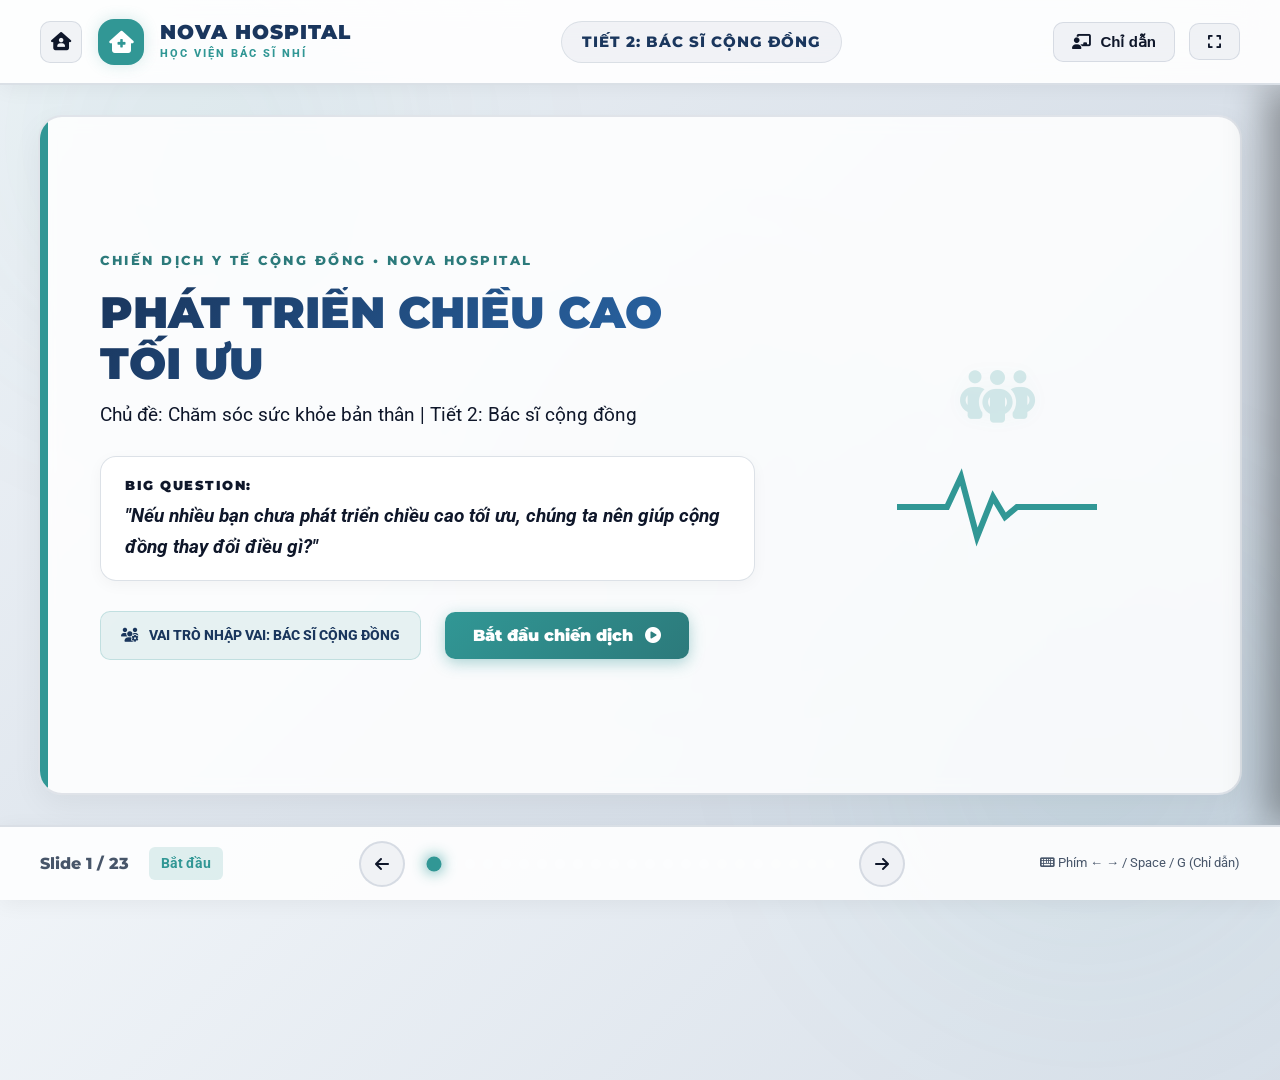
<file: height_tiet2.html>
<!DOCTYPE html>
<html lang="vi">
<head>
  <meta charset="UTF-8">
  <meta name="viewport" content="width=device-width, initial-scale=1.0">
  <title>Học Viện Bác Sĩ Nhí - Tiết 2: Bác Sĩ Cộng Đồng | Nova Hospital</title>
  
  <!-- SEO Meta Tags -->
  <meta name="description" content="Hệ thống slide giảng dạy tương tác Tiết 2 - Bác sĩ cộng đồng: Khảo sát thực trạng, phân tích nguy cơ và thiết kế poster truyền thông.">
  
  <!-- Icon & Google Fonts -->
  <link rel="stylesheet" href="https://cdnjs.cloudflare.com/ajax/libs/font-awesome/6.4.0/css/all.min.css">
  <link rel="preconnect" href="https://fonts.googleapis.com">
  <link rel="preconnect" href="https://fonts.gstatic.com" crossorigin>
  <link href="https://fonts.googleapis.com/css2?family=Montserrat:wght@400;500;600;700;800;900&family=Roboto:wght@300;400;500;700;900&display=swap" rel="stylesheet">
  
  <link rel="stylesheet" href="height_style_master.css">
</head>
<body class="light-mode">
  <!-- Background Glow Spheres -->
  <div class="bg-glow-sphere sphere-1"></div>
  <div class="bg-glow-sphere sphere-2"></div>
  <div class="bg-glow-sphere sphere-3"></div>

  <!-- App Header -->
  <header class="app-header">
    <div class="header-brand">
      <a href="height_portal.html" class="back-portal-btn" title="Quay lại Cổng Học Tập"><i class="fa-solid fa-house-user"></i></a>
      <div class="hospital-logo"><i class="fa-solid fa-house-medical"></i></div>
      <div class="brand-text">
        <h1>NOVA HOSPITAL</h1>
        <p>HỌC VIỆN BÁC SĨ NHÍ</p>
      </div>
    </div>
    
    <div class="active-stage-indicator" id="current-stage-display">
      TIẾT 2: BÁC SĨ CỘNG ĐỒNG
    </div>
    
    <div class="header-actions">
      <button class="action-btn" id="toggle-guide-btn" title="Bật/Tắt Chỉ dẫn Giáo viên (G)">
        <i class="fa-solid fa-chalkboard-user"></i> <span class="btn-lbl">Chỉ dẫn</span>
      </button>
      <button class="action-btn" id="toggle-theme-btn" title="Chuyển Sáng/Tối">
        <i class="fa-solid fa-sun"></i>
      </button>
      <button class="action-btn" id="toggle-fullscreen-btn" title="Toàn màn hình (F)">
        <i class="fa-solid fa-expand"></i>
      </button>
    </div>
  </header>

  <!-- Layout Wrapper (Slide + Teacher Guide Split) -->
  <div class="app-body-wrapper">
    
    <!-- Slides Viewport -->
    <main class="slides-container" id="slides-viewport">
      
      <!-- SLIDE 1: TRANG BÌA (COVER SLIDE) -->
      <section class="slide-panel active" id="slide-1" data-stage="Bắt đầu">
        <div class="cover-layout">
          <div class="cover-accent-line"></div>
          <div class="cover-content">
            <div class="department-tag">CHIẾN DỊCH Y TẾ CỘNG ĐỒNG &bull; NOVA HOSPITAL</div>
            <h2 class="main-title">PHÁT TRIỂN CHIỀU CAO TỐI ƯU</h2>
            <p class="subtitle">Chủ đề: Chăm sóc sức khỏe bản thân | Tiết 2: Bác sĩ cộng đồng</p>
            
            <div class="big-question-card glass-panel">
              <span class="question-q">BIG QUESTION:</span>
              <p class="question-text">"Nếu nhiều bạn chưa phát triển chiều cao tối ưu, chúng ta nên giúp cộng đồng thay đổi điều gì?"</p>
            </div>
            
            <div class="cover-footer">
              <div class="role-badge">
                <i class="fa-solid fa-users-gear"></i> VAI TRÒ NHẬP VAI: BÁC SĨ CỘNG ĐỒNG
              </div>
              <button class="start-lecture-btn" id="start-btn">
                Bắt đầu chiến dịch <i class="fa-solid fa-circle-play"></i>
              </button>
            </div>
          </div>
          <div class="cover-illustration">
            <div class="community-glow" style="font-size: 60px; color: var(--accent-mint); text-shadow: 0 0 20px var(--accent-mint-glow);"><i class="fa-solid fa-people-group"></i></div>
            <div class="heartbeat-line">
              <svg viewBox="0 0 100 40" class="pulse-svg">
                <path d="M0,20 L25,20 L32,5 L40,35 L48,15 L54,25 L60,20 L100,20" fill="none" stroke="var(--accent-mint)" stroke-width="3" stroke-linecap="round"/>
              </svg>
            </div>
          </div>
        </div>
      </section>

      <!-- ==========================================
           HOẠT ĐỘNG 1: KHỞI ĐỘNG (SLIDE 2 - 6)
           ========================================== -->
      
      <!-- Slide 2: Intro HĐ1 -->
      <section class="slide-panel theme-green" id="slide-2" data-stage="HĐ1: Khởi động">
        <div class="activity-intro-layout color-green-theme">
          <div class="intro-badge">HOẠT ĐỘNG 1</div>
          <h2 class="intro-main-title">KHỞI ĐỘNG</h2>
          <div class="intro-sub-card">
            
            <h3>GAME: GIẢI CỨU CHIỀU CAO</h3>
          </div>
          <div class="intro-graphic-container" style="margin-top: 15px; display: flex; align-items: center; justify-content: center; gap: 20px;">
            <img src="patient_stunting.png" alt="Nhân vật thấp còi" class="stunting-char-thumb" style="width: 80px; border-radius: var(--radius-sm); border: 2.5px solid var(--accent-red); box-shadow: 0 0 15px rgba(229, 62, 62, 0.4);">
            <div class="intro-bubble font-accent" style="background: var(--bg-panel); border: 1.5px solid var(--panel-border); padding: 12px 18px; border-radius: var(--radius-md); color: #fff; max-width: 250px;">
              <i class="fa-solid fa-triangle-exclamation" style="color: var(--accent-red);"></i> Tớ đang có nguy cơ không đạt chiều cao tối ưu! Cứu tớ với!
            </div>
          </div>
          <div class="intro-duration"><i class="fa-regular fa-clock"></i> Thời lượng: 7 - 10 phút</div>
        </div>
      </section>

      <!-- Slide 3: Chuẩn bị HĐ1 -->
      <section class="slide-panel theme-green" id="slide-3" data-stage="HĐ1: Chuẩn bị">
        <div class="slide-header">
          <span class="breadcrumb">HOẠT ĐỘNG 1 &bull; CHUẨN BỊ CHIẾN DỊCH SỨC KHỎE</span>
          <h2 class="slide-title">Chuẩn Bị</h2>
        </div>
        <div class="prep-grid-3-cards animate-up">
          <div class="prep-card">
            <div class="prep-card-icon">👥</div>
            <h3>Hình thức hoạt động</h3>
            <p>Hoạt động Cá nhân</p>
          </div>
          <div class="prep-card">
            <div class="prep-card-icon">🟢🔴</div>
            <h3>Thẻ màu phản xạ</h3>
            <p>1 Thẻ xanh lá (🟢) + 1 Thẻ đỏ (🔴)</p>
          </div>
          <div class="prep-card">
            <div class="prep-card-icon">📓</div>
            <h3>Ghi chép</h3>
            <p>Sổ tay Bác sĩ cộng đồng</p>
          </div>
        </div>
      </section>

      <!-- Slide 4: Hướng dẫn HĐ1 + Countdown -->
      <section class="slide-panel theme-green" id="slide-4" data-stage="HĐ1: Hướng dẫn">
        <div class="slide-header-split">
          <div class="slide-header">
            <span class="breadcrumb">HOẠT ĐỘNG 1 &bull; GAME: GIẢI CỨU CHIỀU CAO</span>
            <h2 class="slide-title">Luật Chơi Cứu Trợ</h2>
          </div>
          <!-- Timer Widget -->
          <div class="timer-widget" id="timer-hd1">
            <div class="timer-icon"><i class="fa-solid fa-hourglass-half"></i></div>
            <div class="timer-display">08:00</div>
            <div class="timer-controls">
              <button class="timer-btn play-btn" title="Bắt đầu"><i class="fa-solid fa-play"></i></button>
              <button class="timer-btn pause-btn hidden" title="Tạm dừng"><i class="fa-solid fa-pause"></i></button>
              <button class="timer-btn reset-btn" title="Đặt lại"><i class="fa-solid fa-rotate-left"></i></button>
            </div>
          </div>
        </div>
        
        <div class="flowchart-horizontal animate-up" style="display: grid; grid-template-columns: 1fr 1fr 1fr; gap: 20px; margin-top: 15px;">
          <div class="flow-node glass-panel" style="padding: 20px; border-top: 3px solid var(--accent-mint);">
            <div class="flow-icon" style="font-size: 24px; color: var(--accent-mint); margin-bottom: 10px;"><i class="fa-solid fa-magnifying-glass"></i></div>
            <h4 style="font-family: var(--font-accent); font-weight: 800; color: #fff; margin-bottom: 6px;">1. Nhìn Tình Huống</h4>
            <p style="color: var(--text-muted);">Quan sát kỹ các thói quen xuất hiện trên màn hình.</p>
          </div>
          
          <div class="flow-node glass-panel" style="padding: 20px; border-top: 3px solid var(--accent-mint);">
            <div class="flow-icon" style="font-size: 24px; color: var(--accent-mint); margin-bottom: 10px;"><i class="fa-solid fa-hand"></i></div>
            <h4 style="font-family: var(--font-accent); font-weight: 800; color: #fff; margin-bottom: 6px;">2. Giơ Thẻ Chọn</h4>
            <p style="color: var(--text-muted);">Chọn 🟢 nếu thói quen có lợi | Chọn 🔴 nếu thói quen cản trở.</p>
          </div>
          
          <div class="flow-node glass-panel" style="padding: 20px; border-top: 3px solid var(--accent-mint);">
            <div class="flow-icon" style="font-size: 24px; color: var(--accent-mint); margin-bottom: 10px;"><i class="fa-solid fa-comment-medical"></i></div>
            <h4 style="font-family: var(--font-accent); font-weight: 800; color: #fff; margin-bottom: 6px;">3. Giải Thích</h4>
            <p style="color: var(--text-muted);">Lập luận y khoa: Tại sao thói quen đó lại gây ảnh hưởng?</p>
          </div>
        </div>
      </section>

      <!-- Slide 5: Game tương tác HĐ1 -->
      <section class="slide-panel theme-green" id="slide-5" data-stage="HĐ1: Game Kéo Thả">
        <div class="slide-header">
          <span class="breadcrumb">HOẠT ĐỘNG 1 &bull; GAME PHÂN LOẠI</span>
          <h2 class="slide-title">Phân Loại Thói Quen Sức Khỏe</h2>
        </div>
        
        <div class="drag-game-container" style="display: grid; grid-template-columns: 1fr 1fr; gap: 20px; margin-top: 15px;">
          <!-- Cột Xanh (🟢 Có Lợi) -->
          <div class="game-column green-col glass-panel" id="col-green" style="border: 2px dashed rgba(49, 151, 149, 0.4); padding: 15px; border-radius: var(--radius-md); min-height: 250px; text-align: center;">
            <h4 style="font-family: var(--font-accent); font-weight: 800; color: var(--accent-teal); margin-bottom: 12px;"><i class="fa-solid fa-circle-check"></i> 🟢 CÓ LỢI CHO CHIỀU CAO</h4>
            <div class="drop-zone" id="zone-green" style="display: flex; flex-direction: column; gap: 10px; min-height: 180px;"></div>
          </div>
          
          <!-- Cột Đỏ (🔴 Cản Trở) -->
          <div class="game-column red-col glass-panel" id="col-red" style="border: 2px dashed rgba(229, 62, 62, 0.4); padding: 15px; border-radius: var(--radius-md); min-height: 250px; text-align: center;">
            <h4 style="font-family: var(--font-accent); font-weight: 800; color: var(--accent-red); margin-bottom: 12px;"><i class="fa-solid fa-circle-xmark"></i> 🔴 CẢN TRỞ CHIỀU CAO</h4>
            <div class="drop-zone" id="zone-red" style="display: flex; flex-direction: column; gap: 10px; min-height: 180px;"></div>
          </div>
        </div>

        <!-- Các thẻ thói quen kéo thả (hoặc click để di chuyển) -->
        <div class="drag-items-container" id="drag-items" style="display: flex; flex-wrap: wrap; justify-content: center; gap: 10px; margin-top: 15px;">
          <div class="drag-item" data-type="red" id="habit-junk" style="background: rgba(255,255,255,0.08); border: 1.5px solid var(--panel-border); padding: 6px 12px; border-radius: 20px; font-weight: bold; cursor: pointer; color: #fff;">🍔 Ăn nhiều snack, đồ rán vỉa hè</div>
          <div class="drag-item" data-type="green" id="habit-milk" style="background: rgba(255,255,255,0.08); border: 1.5px solid var(--panel-border); padding: 6px 12px; border-radius: 20px; font-weight: bold; cursor: pointer; color: #fff;">🥛 Uống đủ 500ml sữa mỗi ngày</div>
          <div class="drag-item" data-type="red" id="habit-late" style="background: rgba(255,255,255,0.08); border: 1.5px solid var(--panel-border); padding: 6px 12px; border-radius: 20px; font-weight: bold; cursor: pointer; color: #fff;">😴 Thức khuya sau 23h30 xem iPad</div>
          <div class="drag-item" data-type="red" id="habit-lazy" style="background: rgba(255,255,255,0.08); border: 1.5px solid var(--panel-border); padding: 6px 12px; border-radius: 20px; font-weight: bold; cursor: pointer; color: #fff;">🏃 Ít vận động, nằm chơi game</div>
          <div class="drag-item" data-type="green" id="habit-sport" style="background: rgba(255,255,255,0.08); border: 1.5px solid var(--panel-border); padding: 6px 12px; border-radius: 20px; font-weight: bold; cursor: pointer; color: #fff;">🏀 Nhảy dây, chơi thể thao 45 phút</div>
        </div>
        
        <div style="text-align: center; margin-top: 15px;">
          <button class="action-btn" id="check-drag-btn" style="background: var(--accent-mint); color: #fff; border: none; padding: 6px 18px; border-radius: var(--radius-sm); font-weight: bold; cursor: pointer;"><i class="fa-solid fa-circle-check"></i> Kiểm tra phân loại</button>
        </div>
      </section>

      <!-- Slide 6: Tổng kết HĐ1 -->
      <section class="slide-panel theme-green" id="slide-6" data-stage="HĐ1: Tổng kết">
        <div class="slide-header">
          <span class="breadcrumb">HOẠT ĐỘNG 1 &bull; KẾT QUẢ GIẢI CỨU</span>
          <h2 class="slide-title">Thông Điệp Bác Sĩ Cộng Đồng</h2>
        </div>
        <div class="grid-2-cols" style="align-items: center; gap: 40px; margin-top: 10px;">
          <div class="conclusion-box glass-panel focus-border" style="padding: 24px;">
            <h3 style="font-family: var(--font-accent); font-weight: 800; color: var(--accent-mint); margin-bottom: 12px;">BÁC SĨ BÁO CÁO CỘNG ĐỒNG:</h3>
            <p style="color: var(--text-main); line-height: 1.5;">
              Nhiều trẻ em trong cộng đồng xung quanh đang có những thói quen xấu làm cản trở chiều cao một cách thầm lặng mà không hề hay biết.
            </p>
            <p style="color: var(--text-main); line-height: 1.5; margin-top: 10px;">
              Nhiệm vụ của bác sĩ cộng đồng là khảo sát thực trạng, phân tích hậu quả sâu rộng và tổ chức tuyên truyền giúp thay đổi hành vi cho cả tập thể.
            </p>
          </div>
          <div class="infographic-placeholder" style="display: flex; justify-content: center; align-items: center;">
            <div style="background: rgba(49, 151, 149, 0.1); border: 2.5px dashed var(--accent-mint); padding: 30px; border-radius: var(--radius-lg); text-align: center;">
              <div style="font-size: 44px; color: var(--accent-mint); margin-bottom: 12px;"><i class="fa-solid fa-bullhorn"></i></div>
              <h4 style="font-family: var(--font-accent); font-weight: 800; color: #fff; margin-bottom: 6px;">TIẾNG NÓI TRUYỀN THÔNG</h4>
              <p style="color: var(--text-muted);">Không chỉ tự thay đổi, chúng ta cần cùng cộng đồng thay đổi thói quen!</p>
            </div>
          </div>
        </div>
      </section>

      <!-- ==========================================
           HOẠT ĐỘNG 2: KHẢO SÁT THỰC TRẠNG (SLIDE 7 - 13)
           ========================================== -->

      <!-- Slide 7: Intro HĐ2 -->
      <section class="slide-panel theme-teal" id="slide-7" data-stage="HĐ2: Chiến dịch">
        <div class="activity-intro-layout color-teal-theme">
          <div class="intro-badge">HOẠT ĐỘNG 2</div>
          <h2 class="intro-main-title">CHIẾN DỊCH PHÒNG BỆNH</h2>
          <div class="intro-sub-card">
            
            <h3>KHẢO SÁT THỰC TRẠNG & PHÂN TÍCH NGUY CƠ</h3>
          </div>
          <div class="intro-icon-large"><i class="fa-solid fa-clipboard-question"></i></div>
          <div class="intro-duration"><i class="fa-regular fa-clock"></i> Thời lượng: 15 phút</div>
        </div>
      </section>

      <!-- Slide 8: Chuẩn bị HĐ2 -->
      <section class="slide-panel theme-teal" id="slide-8" data-stage="HĐ2: Chuẩn bị">
        <div class="slide-header">
          <span class="breadcrumb">HOẠT ĐỘNG 2 &bull; CHUẨN BỊ CHIẾN DỊCH KHẢO SÁT</span>
          <h2 class="slide-title">Chuẩn Bị</h2>
        </div>
        <div class="prep-grid-3-cards animate-up">
          <div class="prep-card">
            <div class="prep-card-icon">👥</div>
            <h3>Hình thức</h3>
            <p>Nhóm y khoa 4 người</p>
          </div>
          <div class="prep-card">
            <div class="prep-card-icon">📁</div>
            <h3>Dữ liệu lâm sàng</h3>
            <p>5 Bệnh án Tiết 1 + Phiếu phân loại nhóm</p>
          </div>
          <div class="prep-card">
            <div class="prep-card-icon">🖊️</div>
            <h3>Ghi chép</h3>
            <p>Sổ tay Bác sĩ cộng đồng</p>
          </div>
        </div>
      </section>

      <!-- Slide 9: Hướng dẫn HĐ2 + Countdown -->
      <section class="slide-panel theme-teal" id="slide-9" data-stage="HĐ2: Hướng dẫn">
        <div class="slide-header-split">
          <div class="slide-header">
            <span class="breadcrumb">HOẠT ĐỘNG 2 &bull; HƯỚNG DẪN KHẢO SÁT NHÓM</span>
            <h2 class="slide-title">Hướng Dẫn Khảo Sát Thực Trạng</h2>
          </div>
          <!-- Timer Widget -->
          <div class="timer-widget" id="timer-hd2">
            <div class="timer-icon"><i class="fa-solid fa-hourglass-half"></i></div>
            <div class="timer-display">15:00</div>
            <div class="timer-controls">
              <button class="timer-btn play-btn" title="Bắt đầu"><i class="fa-solid fa-play"></i></button>
              <button class="timer-btn pause-btn hidden" title="Tạm dừng"><i class="fa-solid fa-pause"></i></button>
              <button class="timer-btn reset-btn" title="Đặt lại"><i class="fa-solid fa-rotate-left"></i></button>
            </div>
          </div>
        </div>
        
        <div class="instructions-steps-box glass-panel" style="padding: 24px; margin-top: 15px;">
          <h3 style="font-family: var(--font-accent); font-weight: 800; color: var(--accent-mint); margin-bottom: 12px;"><i class="fa-solid fa-notes-medical"></i> CÁC BƯỚC KHẢO SÁT & HỘI CHẨN CỦA NHÓM:</h3>
          <ul class="numbered-list-styled" style="display: flex; flex-direction: column; gap: 10px; list-style: none;">
            <li><strong>1. Thu thập thực trạng:</strong> Xem lại 5 ca bệnh án (Minh, Lâm, My, Nhi, An) từ Tiết 1 để thống kê xem những thói quen xấu nào đang phổ biến nhất.</li>
            <li><strong>2. Phân loại 3 nhóm nguy cơ:</strong> Phân bổ các thói quen xấu vào đúng 3 nhóm: Thói quen dinh dưỡng, Thói quen giấc ngủ, Thói quen vận động trên Phiếu khảo sát.</li>
            <li><strong>3. Đánh giá hậu quả y khoa:</strong> Trả lời câu hỏi <strong>"Nếu duy trì thói quen này kéo dài thì sao?"</strong> cho cả tập thể.</li>
            <li><strong>4. Đề xuất khẩu hiệu:</strong> Chọn một thông điệp đanh thép để chuẩn bị chiến dịch tuyên truyền.</li>
          </ul>
        </div>
      </section>

      <!-- Slide 10: Hồ sơ 5 bệnh án + Click/Spacebar Highlight -->
      <section class="slide-panel theme-teal" id="slide-10" data-stage="HĐ2: Dữ liệu thực trạng">
        <div class="slide-header">
          <span class="breadcrumb">HOẠT ĐỘNG 2 &bull; HỒ SƠ DỮ LIỆU CỘNG ĐỒNG</span>
          <h2 class="slide-title">Dữ Liệu Khảo Sát Ca Lâm Sàng</h2>
        </div>
        
        <div class="patient-select-tabs" style="margin-top: 10px;">
          <button class="patient-tab active" data-patient="minh">MINH (8 TUỔI)</button>
          <button class="patient-tab" data-patient="lam">LÂM (9 TUỔI)</button>
          <button class="patient-tab" data-patient="my">MY (10 TUỔI)</button>
          <button class="patient-tab" data-patient="nhi">NHI (11 TUỔI)</button>
          <button class="patient-tab" data-patient="an">AN (12 TUỔI)</button>
        </div>

        <div class="patient-record-viewer" style="margin-top: 15px;">
          <!-- Bệnh nhân Minh -->
          <div class="patient-record-content" id="record-minh">
            <div class="record-patient-title">
              <span>HỒ SƠ BỆNH NHÂN 1: MINH (8 TUỔI)</span>
              <span class="patient-status text-red">Ca Lâm Sàng #1</span>
            </div>
            <p class="record-text" style="color: #2C3E50;">
              <strong>Dữ liệu lâm sàng:</strong> Bạn Minh cao 115cm (thấp hơn chuẩn trung bình). Trưa nào Minh cũng đi học về muộn nên <span class="bad-habit-span">[bỏ bữa sáng]</span>. Trong bữa trưa ở trường, Minh thường <span class="bad-habit-span">[không uống sữa tươi]</span> và luôn <span class="bad-habit-span">[bỏ lại tôm, cua, cá]</span> vì ngại bóc vỏ. Chiều về Minh thích ăn xúc xích rán cổng trường. Minh đi ngủ lúc 21h30 và thức dậy lúc 6h30 sáng hôm sau. Bạn rất thích tập võ và tham gia chạy bộ đều đặn 45 phút mỗi ngày cùng bố.
            </p>
          </div>
          
          <!-- Bệnh nhân Lâm -->
          <div class="patient-record-content hidden" id="record-lam">
            <div class="record-patient-title">
              <span>HỒ SƠ BỆNH NHÂN 2: LÂM (9 TUỔI)</span>
              <span class="patient-status text-red">Ca Lâm Sàng #2</span>
            </div>
            <p class="record-text" style="color: #2C3E50;">
              <strong>Dữ liệu lâm sàng:</strong> Bạn Lâm lười ăn rau nhưng ăn rất tốt các món thịt bò, trứng, thịt lợn. Lâm rất ghét uống sữa tươi vì thấy đầy bụng, bù lại Lâm thích <span class="bad-habit-span">[uống nước ngọt có ga và trà sữa]</span> mỗi ngày. Hàng ngày, sau khi đi học về, Lâm thường <span class="bad-habit-span">[trùm chăn kín đầu xem iPad]</span> đến 23h30 mới đi ngủ và thức dậy lúc 6h sáng hôm sau. Lâm <span class="bad-habit-span">[lười vận động]</span>, chỉ thích nằm một chỗ chơi game và ngại tham gia các giờ thể chất ở trường.
            </p>
          </div>
          
          <!-- Bệnh nhân My -->
          <div class="patient-record-content hidden" id="record-my">
            <div class="record-patient-title">
              <span>HỒ SƠ BỆNH NHÂN 3: MY (10 TUỔI)</span>
              <span class="patient-status text-red">Ca Lâm Sàng #3</span>
            </div>
            <p class="record-text" style="color: #2C3E50;">
              <strong>Dữ liệu lâm sàng:</strong> Bạn My có chiều cao bình thường. Sáng nào My cũng uống một hộp sữa tươi 180ml và ăn phở hoặc bánh mì cùng bố mẹ. Bữa trưa và tối My ăn uống đầy đủ các chất, đặc biệt là rau xanh và cá hồi. Tuy nhiên, My <span class="bad-habit-span">[rất lười vận động]</span>, đi học về là <span class="bad-habit-span">[ngồi lướt Tiktok, xem Youtube]</span> đến giờ ăn cơm. Sau khi ăn tối, My tiếp tục ngồi học và <span class="bad-habit-span">[không chơi bất kỳ môn thể thao nào]</span>. My thường đi ngủ lúc 22h00 và thức dậy lúc 6h30 sáng hôm sau.
            </p>
          </div>
          
          <!-- Bệnh nhân Nhi -->
          <div class="patient-record-content hidden" id="record-nhi">
            <div class="record-patient-title">
              <span>HỒ SƠ BỆNH NHÂN 4: NHI (11 TUỔI)</span>
              <span class="patient-status text-red">Ca Lâm Sàng #4</span>
            </div>
            <p class="record-text" style="color: #2C3E50;">
              <strong>Dữ liệu lâm sàng:</strong> Bạn Nhi có chiều cao thấp hơn bạn bè cùng lớp. Nhi rất <span class="bad-habit-span">[kén ăn, thường xuyên bỏ bữa]</span> và mỗi bữa chỉ ăn nửa bát cơm với thịt nạc rán, hoàn toàn <span class="bad-habit-span">[không ăn tôm, cua, hải sản hay rau xanh]</span>. Nhi rất ghét sữa tươi và chỉ uống nước lọc. Nhi <span class="bad-habit-span">[ngủ muộn]</span>, thường thức đến 23h00 để đọc truyện tranh. Nhi cũng <span class="bad-habit-span">[ngại vận động]</span>, không bao giờ chạy nhảy hay chơi thể thao vì sợ ra mồ hôi bẩn quần áo.
            </p>
          </div>
          
          <!-- Bệnh nhân An -->
          <div class="patient-record-content hidden" id="record-an">
            <div class="record-patient-title">
              <span>HỒ SƠ BỆNH NHÂN 5: AN (12 TUỔI)</span>
              <span class="patient-status text-red">Ca Lâm Sàng #5</span>
            </div>
            <p class="record-text" style="color: #2C3E50;">
              <strong>Dữ liệu lâm sàng:</strong> Bạn An đang ở độ tuổi phát triển mạnh nhưng chiều cao lại chững lại. An có thói quen <span class="bad-habit-span">[thức khuya đến 24h00]</span> để ôn bài hoặc xem hoạt hình, sáng dậy lúc 6h00 rất mệt mỏi. Trong khẩu phần ăn hàng ngày, An <span class="bad-habit-span">[ăn ít đạm, không ăn cua cá]</span> và <span class="bad-habit-span">[hoàn toàn không uống sữa]</span> vì cho rằng mình đã lớn. An <span class="bad-habit-span">[ít vận động, chỉ dùng thiết bị điện tử]</span> cả ngày nghỉ mà không ra ngoài tập thể thao.
            </p>
          </div>
        </div>

        <div class="highlight-controls-bar" style="margin-top: 15px; display: flex; justify-content: space-between; align-items: center;">
          <span class="tip-text" style="color: var(--text-muted);"><i class="fa-solid fa-keyboard"></i> Nhấn phím <strong>Spacebar</strong> hoặc click nút để chỉ diện thói quen xấu.</span>
          <button class="action-btn highlight-trigger-btn" id="trigger-highlight-btn" style="background: var(--accent-red); color: white; border: none; padding: 8px 16px; border-radius: var(--radius-sm); font-family: var(--font-accent); font-weight: 700; cursor: pointer; transition: var(--transition-fast);">
            <i class="fa-solid fa-highlighter"></i> Chỉ diện thói quen xấu
          </button>
        </div>
      </section>

      <!-- Slide 11: Thảo luận câu hỏi NẾU DUY TRÌ THÓI QUEN NÀY THÌ SAO? -->
      <section class="slide-panel theme-teal" id="slide-11" data-stage="HĐ2: Câu hỏi thảo luận">
        <div class="slide-header">
          <span class="breadcrumb">HOẠT ĐỘNG 2 &bull; HỘI CHẨN NGUY CƠ CỘNG ĐỒNG</span>
          <h2 class="slide-title">Nếu Duy Trì Thói Quen Này Thì Sao?</h2>
        </div>
        <div class="discussion-grid" style="display: grid; grid-template-columns: 1fr; gap: 12px; margin-top: 10px;">
          <div class="discussion-question-card glass-panel" style="padding: 16px; cursor: pointer; border-left: 4px solid var(--accent-mint);">
            <h4 style="font-family: var(--font-accent); font-weight: 800; color: var(--accent-teal);"><i class="fa-solid fa-circle-question"></i> Nếu duy trì thói quen dinh dưỡng xấu (bỏ ăn sáng, kén ăn, uống nước ngọt thay sữa)?</h4>
            <p style="color: var(--text-muted); margin-top: 5px;">Click để xem phân tích y khoa cộng đồng...</p>
            <p class="diag-answer hidden" style="color: var(--text-main); margin-top: 8px; font-weight: 500; background: rgba(255,255,255,0.05); padding: 8px 12px; border-radius: 6px;">
              ➔ Xương thiếu hụt Canxi để hóa cứng xương chày và xương đùi. Thêm vào đó, axit phốt phoric trong nước ngọt có ga sẽ đào thải Canxi ra khỏi cơ thể qua đường tiểu, gây xốp xương, cản trở phát triển chiều cao vượt trội.
            </p>
          </div>
          
          <div class="discussion-question-card glass-panel" style="padding: 16px; cursor: pointer; border-left: 4px solid var(--accent-mint);">
            <h4 style="font-family: var(--font-accent); font-weight: 800; color: var(--accent-teal);"><i class="fa-solid fa-circle-question"></i> Nếu duy trì thói quen ngủ muộn (thức đến 23h00 - 24h00 để đọc truyện, chơi game, xem iPad)?</h4>
            <p style="color: var(--text-muted); margin-top: 5px;">Click để xem phân tích y khoa cộng đồng...</p>
            <p class="diag-answer hidden" style="color: var(--text-main); margin-top: 8px; font-weight: 500; background: rgba(255,255,255,0.05); padding: 8px 12px; border-radius: 6px;">
              ➔ Bỏ lỡ đỉnh tiết hormone tăng trưởng GH ở giai đoạn ngủ sâu lúc 22h00 - 02h00. Nếu thức khuya đến nửa đêm, lượng hormone GH tiết ra từ tuyến yên sẽ giảm đi hơn một nửa, kìm hãm sự phát triển tế bào sụn đĩa tiếp hợp.
            </p>
          </div>
          
          <div class="discussion-question-card glass-panel" style="padding: 16px; cursor: pointer; border-left: 4px solid var(--accent-mint);">
            <h4 style="font-family: var(--font-accent); font-weight: 800; color: var(--accent-teal);"><i class="fa-solid fa-circle-question"></i> Nếu duy trì thói quen ít vận động, lười thể thao, nằm chơi điện tử?</h4>
            <p style="color: var(--text-muted); margin-top: 5px;">Click để xem phân tích y khoa cộng đồng...</p>
            <p class="diag-answer hidden" style="color: var(--text-main); margin-top: 8px; font-weight: 500; background: rgba(255,255,255,0.05); padding: 8px 12px; border-radius: 6px;">
              ➔ Các khớp xương đầu gối và đùi bị dồn nén thụ động và lỏng lẻo. Thiếu lực tác động kéo - đẩy cơ học tuần hoàn từ vận động tích cực sẽ làm các đĩa sụn tiếp hợp ở đầu xương ngủ quên, không chịu phân bào kéo dài xương.
            </p>
          </div>
        </div>
      </section>

      <!-- Slide 12: Bảng chẩn đoán hậu quả / Đáp án (Table) -->
      <section class="slide-panel theme-teal" id="slide-12" data-stage="HĐ2: Bảng nguy cơ">
        <div class="slide-header">
          <span class="breadcrumb">HOẠT ĐỘNG 2 &bull; HẬU QUẢ LÂM SÀNG CỘNG ĐỒNG</span>
          <h2 class="slide-title">Bảng Đối Chiếu Nguy Cơ Y Khoa Cộng Đồng</h2>
        </div>
        
        <table class="medical-table" style="width: 100%; border-collapse: collapse; margin-top: 10px; ">
          <thead>
            <tr style="background: var(--accent-navy); color: #fff; text-align: left; font-family: var(--font-accent); font-weight: 800;">
              <th style="padding: 8px 12px; border: 1.5px solid var(--panel-border);">NHÓM THÓI QUEN</th>
              <th style="padding: 8px 12px; border: 1.5px solid var(--panel-border);">HÀNH VI LỖI PHỔ BIẾN</th>
              <th style="padding: 8px 12px; border: 1.5px solid var(--panel-border);">HẬU QUẢ LÂM SÀNG (NẾU DUY TRÌ KÉO DÀI)</th>
            </tr>
          </thead>
          <tbody>
            <tr style="border-bottom: 1px solid var(--panel-border);">
              <td style="padding: 10px 12px; font-weight: 700; color: var(--accent-teal);">1. DINH DƯỠNG LỖI</td>
              <td style="padding: 10px 12px; color: var(--accent-red);">Bỏ bữa sáng, kén ăn, ít đạm, không ăn cua cá hải sản, lười uống sữa tươi, thích uống nước ngọt có ga và trà sữa.</td>
              <td style="padding: 10px 12px;">Thiếu hụt canxi & đạm xây cấu trúc khung xương. Axit phốt phoric trong nước ngọt có ga làm tăng đào thải canxi qua thận, gây loãng và xốp xương.</td>
            </tr>
            <tr style="border-bottom: 1px solid var(--panel-border); background: rgba(255,255,255,0.02);">
              <td style="padding: 10px 12px; font-weight: 700; color: var(--accent-teal);">2. GIẤC NGỦ MUỘN</td>
              <td style="padding: 10px 12px; color: var(--accent-red);">Ngủ muộn, thức khuya đến 23h00 - 24h00 để học bài hoặc trùm chăn xem iPad/Youtube, đọc truyện tranh.</td>
              <td style="padding: 10px 12px;">Suy giảm nghiêm trọng lượng hormone tăng trưởng GH tiết ra từ tuyến yên. Cản trở quá trình nhân đôi của các tế bào sụn tiếp hợp ở đầu xương.</td>
            </tr>
            <tr style="border-bottom: 1px solid var(--panel-border);">
              <td style="padding: 10px 12px; font-weight: 700; color: var(--accent-teal);">3. LƯỜI VẬN ĐỘNG</td>
              <td style="padding: 10px 12px; color: var(--accent-red);">Ít vận động, ngồi lướt điện thoại, xem tivi cả ngày nghỉ, ngại tham gia thể dục thể thao hoặc vận động đổ mồ hôi.</td>
              <td style="padding: 10px 12px;">Đĩa sụn tiếp hợp chây lì, không nhận được lực kích thích cơ học kéo giãn. Hạn chế lưu lượng máu mang canxi và dưỡng chất tới nuôi dưỡng đầu xương.</td>
            </tr>
          </tbody>
        </table>
      </section>

      <!-- Slide 13: Consolidation HĐ2 / Thông điệp vàng -->
      <section class="slide-panel theme-teal" id="slide-13" data-stage="HĐ2: Thông điệp vàng">
        <div class="slide-header">
          <span class="breadcrumb">HOẠT ĐỘNG 2 &bull; THÔNG ĐIỆP BÁC SĨ CỘNG ĐỒNG</span>
          <h2 class="slide-title">Thông Điệp Vàng Bác Sĩ Cộng Đồng</h2>
        </div>
        <div class="grid-2-cols" style="align-items: center; gap: 30px; margin-top: 10px;">
          <div class="conclusion-box glass-panel focus-border" style="padding: 24px;">
            <h3 style="font-family: var(--font-accent); font-weight: 800; color: var(--accent-mint); margin-bottom: 12px;">3 CHÌA KHÓA MỞ KHÓA CHIỀU CAO:</h3>
            <p style="line-height: 1.5; color: var(--text-main);">
              <strong>🧱 DINH DƯỠNG (Viên gạch):</strong> Cung cấp canxi và đạm để đắp đắp cốt cứng cáp cho xương chày, xương đùi dài ra.
            </p>
            <p style="line-height: 1.5; color: var(--text-main); margin-top: 8px;">
              <strong>☀️ GIẤC NGỦ (Mặt trời):</strong> Ngủ sâu trước 22h tối để giải phóng lượng hormone sinh trưởng GH dồi dào từ tuyến yên giúp nhân đôi sụn tiếp hợp.
            </p>
            <p style="line-height: 1.5; color: var(--text-main); margin-top: 8px;">
              <strong>🧠 VẬN ĐỘNG (Lực kéo):</strong> Tập thể dục, chạy nhảy để kích hoạt co giãn các khớp xương co kéo, đánh thức các đĩa sụn sinh trưởng.
            </p>
          </div>
          
          <div style="background: rgba(255,255,255,0.02); border: 2px solid var(--panel-border); border-radius: var(--radius-lg); padding: 24px; text-align: center;">
            <div style="font-size: 40px; color: var(--accent-teal); margin-bottom: 10px;"><i class="fa-solid fa-heart-circle-check"></i></div>
            <h4 style="font-family: var(--font-accent); font-weight: 800; color: #fff; margin-bottom: 8px;">CAM KẾT CỘNG ĐỒNG</h4>
            <p style="color: var(--text-muted); line-height: 1.4;">
              Bác sĩ cộng đồng hướng đến mục tiêu: 100% trẻ em xung quanh hiểu rõ tác hại của nước ngọt có ga, bỏ thức khuya, tập thể thao mỗi ngày.
            </p>
          </div>
        </div>
      </section>

      <!-- ==========================================
           HOẠT ĐỘNG 3: THIẾT KẾ POSTER TRUYỀN THÔNG (SLIDE 14 - 18)
           ========================================== -->

      <!-- Slide 14: Intro HĐ3 -->
      <section class="slide-panel theme-blue" id="slide-14" data-stage="HĐ3: Thiết kế Poster">
        <div class="activity-intro-layout color-blue-theme">
          <div class="intro-badge">HOẠT ĐỘNG 3</div>
          <h2 class="intro-main-title">THIẾT KẾ POSTER</h2>
          <div class="intro-sub-card">
            
            <h3>THIẾT KẾ POSTER TRUYỀN THÔNG SỨC KHỎE</h3>
          </div>
          <div class="intro-icon-large"><i class="fa-solid fa-palette"></i></div>
          <div class="intro-duration"><i class="fa-regular fa-clock"></i> Thời lượng: 12 phút</div>
        </div>
      </section>

      <!-- Slide 15: Chuẩn bị HĐ3 -->
      <section class="slide-panel theme-blue" id="slide-15" data-stage="HĐ3: Chuẩn bị">
        <div class="slide-header">
          <span class="breadcrumb">HOẠT ĐỘNG 3 &bull; CHUẨN BỊ THIẾT KẾ</span>
          <h2 class="slide-title">Chuẩn Bị Vẽ Poster</h2>
        </div>
        <div class="prep-grid-3-cards animate-up">
          <div class="prep-card">
            <div class="prep-card-icon">👥</div>
            <h3>Hình thức</h3>
            <p>Nhóm y khoa 4 người (giữ nguyên nhóm)</p>
          </div>
          <div class="prep-card">
            <div class="prep-card-icon">📄</div>
            <h3>Khổ giấy vẽ</h3>
            <p>Giấy vẽ khổ lớn A3 hoặc A2</p>
          </div>
          <div class="prep-card">
            <div class="prep-card-icon">🎨</div>
            <h3>Học liệu vẽ</h3>
            <p>Bút màu chì, màu nước, thước kẻ</p>
          </div>
        </div>
      </section>

      <!-- Slide 16: Hướng dẫn công thức Poster + Countdown -->
      <section class="slide-panel theme-blue" id="slide-16" data-stage="HĐ3: Hướng dẫn">
        <div class="slide-header-split">
          <div class="slide-header">
            <span class="breadcrumb">HOẠT ĐỘNG 3 &bull; CÔNG THỨC TRUYỀN THÔNG BẮT BUỘC</span>
            <h2 class="slide-title">Công Thức Thiết Kế Poster Đạt Chuẩn</h2>
          </div>
          <!-- Timer Widget -->
          <div class="timer-widget" id="timer-hd3">
            <div class="timer-icon"><i class="fa-solid fa-hourglass-half"></i></div>
            <div class="timer-display">12:00</div>
            <div class="timer-controls">
              <button class="timer-btn play-btn" title="Bắt đầu"><i class="fa-solid fa-play"></i></button>
              <button class="timer-btn pause-btn hidden" title="Tạm dừng"><i class="fa-solid fa-pause"></i></button>
              <button class="timer-btn reset-btn" title="Đặt lại"><i class="fa-solid fa-rotate-left"></i></button>
            </div>
          </div>
        </div>
        
        <div class="grid-3-cols" style="gap: 15px; margin-top: 15px;">
          <div class="info-card glass-panel" style="border-top: 4px solid var(--accent-red); padding: 15px;">
            <h4 style="font-family: var(--font-accent); font-weight: 800; color: var(--accent-red); margin-bottom: 6px;">1. VẤN ĐỀ (SAI)</h4>
            <p style="color: var(--text-muted); line-height: 1.4;">Chỉ rõ thói quen cản trở chiều cao. Ví dụ: Ngủ muộn xem điện thoại, lười vận động, thích uống trà sữa/nước ngọt có ga.</p>
          </div>
          
          <div class="info-card glass-panel" style="border-top: 4px solid var(--accent-orange); padding: 15px;">
            <h4 style="font-family: var(--font-accent); font-weight: 800; color: var(--accent-orange); margin-bottom: 6px;">2. HẬU QUẢ SỨC KHỎE</h4>
            <p style="color: var(--text-muted); line-height: 1.4;">Cảnh báo hậu quả lâm sàng khoa học. Ví dụ: Thiếu hụt hormone GH, đào thải Canxi, đĩa sụn đầu xương chây lì không phát triển.</p>
          </div>
          
          <div class="info-card glass-panel" style="border-top: 4px solid var(--accent-mint); padding: 15px;">
            <h4 style="font-family: var(--font-accent); font-weight: 800; color: var(--accent-mint); margin-bottom: 6px;">3. GIẢI PHÁP (ĐÚNG)</h4>
            <p style="color: var(--text-muted); line-height: 1.4;">Đưa ra phác đồ hành động có định lượng. Ví dụ: Uống 500ml sữa, ngủ trước 22h00, chạy nhảy thể dục co giãn xương khớp > 45 phút.</p>
          </div>
        </div>
      </section>

      <!-- Slide 17: Thẩm định Poster & Chấm điểm (Checklist & Grading - USER REQUEST) -->
      <section class="slide-panel theme-blue" id="slide-17" data-stage="HĐ3: Thẩm định & Chấm điểm">
        <div class="slide-header">
          <span class="breadcrumb">HOẠT ĐỘNG 3 &bull; KIỂM TRA QUY CHUẨN & CHẤM ĐIỂM</span>
          <h2 class="slide-title">Thẩm Định Chất Lượng Poster & Chấm Điểm</h2>
        </div>
        
        <div class="grid-2-cols" style="gap: 30px; margin-top: 10px; align-items: stretch;">
          <!-- Left: Checklist quy chuẩn -->
          <div class="checklist-card glass-panel" style="padding: 20px; display: flex; flex-direction: column; justify-content: space-between;">
            <div>
              <h3 style="font-family: var(--font-accent); font-weight: 800; color: var(--accent-mint); margin-bottom: 12px; "><i class="fa-solid fa-list-check"></i> CHECKLIST KIỂM TRA HỢP QUY CHUẨN:</h3>
              <div class="checklist-items" style="display: flex; flex-direction: column; gap: 8px;">
                <label class="checkbox-container" style="display: flex; align-items: center; gap: 10px; cursor: pointer;">
                  <input type="checkbox" id="post-check-1" style="width: 18px; height: 18px; cursor: pointer;">
                  <span>Đủ 3 phần: Vấn đề (Sai) ➔ Hậu quả y khoa ➔ Giải pháp (Đúng).</span>
                </label>
                <label class="checkbox-container" style="display: flex; align-items: center; gap: 10px; cursor: pointer;">
                  <input type="checkbox" id="post-check-2" style="width: 18px; height: 18px; cursor: pointer;">
                  <span>Có số liệu định lượng: 500ml sữa, ngủ trước 22h, tập thể thao > 45 phút.</span>
                </label>
                <label class="checkbox-container" style="display: flex; align-items: center; gap: 10px; cursor: pointer;">
                  <input type="checkbox" id="post-check-3" style="width: 18px; height: 18px; cursor: pointer;">
                  <span>Slogan đanh thép, rõ ràng, chữ to dễ đọc lướt.</span>
                </label>
                <label class="checkbox-container" style="display: flex; align-items: center; gap: 10px; cursor: pointer;">
                  <input type="checkbox" id="post-check-4" style="width: 18px; height: 18px; cursor: pointer;">
                  <span>Hình vẽ trực quan, sinh động, sạch sẽ và thu hút.</span>
                </label>
                <label class="checkbox-container" style="display: flex; align-items: center; gap: 10px; cursor: pointer;">
                  <input type="checkbox" id="post-check-5" style="width: 18px; height: 18px; cursor: pointer;">
                  <span>Không dùng thuật ngữ trường học thô sơ (học sinh, chấm điểm).</span>
                </label>
              </div>
            </div>
            
            <div id="check-status-badge" class="score-badge-display" style="text-align: center; display: none;">
              <i class="fa-solid fa-square-check"></i> HỢP QUY CHUẨN Y TẾ
            </div>
          </div>
          
          <!-- Right: Chấm điểm & Lời nhận xét -->
          <div class="grading-panel glass-panel" style="padding: 20px; display: flex; flex-direction: column; justify-content: space-between;">
            <h3 style="font-family: var(--font-accent); font-weight: 800; color: var(--accent-mint); "><i class="fa-solid fa-star-half-stroke"></i> CHẤM ĐIỂM & GHI NHẬN XÉT:</h3>
            
            <div class="score-control-row">
              <button class="score-btn" id="score-minus-btn" title="Giảm điểm"><i class="fa-solid fa-minus"></i></button>
              <div class="score-value" id="score-display-val">0</div>
              <button class="score-btn" id="score-plus-btn" title="Tăng điểm"><i class="fa-solid fa-plus"></i></button>
            </div>
            
            <div class="input-group" style="margin-top: 10px;">
              <textarea class="feedback-textarea" id="grading-comment" placeholder="Nhập lời nhận xét y tế cho nhóm... (Ví dụ: Slogan xuất sắc, hình vẽ sinh học đẹp...)"></textarea>
            </div>
            
            <button class="save-grade-btn" id="submit-grade-btn" style="margin-top: 10px;"><i class="fa-solid fa-cloud-arrow-up"></i> Nghiệm Thu & Lưu Điểm</button>
          </div>
        </div>
      </section>

      <!-- Slide 18: Consolidation HĐ3 -->
      <section class="slide-panel theme-blue" id="slide-18" data-stage="HĐ3: Tiêu chuẩn y tế">
        <div class="slide-header">
          <span class="breadcrumb">HOẠT ĐỘNG 3 &bull; TỔNG KẾT THIẾT KẾ</span>
          <h2 class="slide-title">Tiêu Chuẩn Poster Đạt Chuẩn Y Tế</h2>
        </div>
        <div class="grid-2-cols" style="align-items: center; gap: 30px; margin-top: 10px;">
          <div class="conclusion-box glass-panel focus-border" style="padding: 24px;">
            <h3 style="font-family: var(--font-accent); font-weight: 800; color: var(--accent-mint); margin-bottom: 12px;">ĐÁNH GIÁ CHẤT LƯỢNG TRUYỀN THÔNG:</h3>
            <p style="line-height: 1.5; color: var(--text-main);">
              Một poster truyền thông y tế xuất sắc không chỉ đẹp về mặt mỹ thuật, mà quan trọng hơn là phải thay đổi được tư duy và hành vi của người xem.
            </p>
            <p style="line-height: 1.5; color: var(--text-main); margin-top: 10px;">
              Hãy kiểm tra xem poster của nhóm mình đã có đủ các cảnh báo khoa học về đĩa sụn, hormone tăng trưởng GH, hay định lượng canxi từ sữa chưa nhé!
            </p>
          </div>
          <div style="background: rgba(229, 62, 94, 0.1); border: 2.5px solid rgba(229, 62, 94, 0.4); padding: 24px; border-radius: var(--radius-lg); text-align: center;">
            <div style="font-size: 36px; color: var(--accent-red); margin-bottom: 8px;"><i class="fa-solid fa-triangle-exclamation"></i></div>
            <h4 style="font-family: var(--font-accent); font-weight: 800; color: #fff; margin-bottom: 6px;">LƯU Ý LỖI SAI KHOA HỌC</h4>
            <p style="color: var(--text-muted);">Tránh đưa các phát biểu thiếu căn cứ khoa học lên poster. Hãy bám sát kiến thức y học lâm sàng ở Tiết 1.</p>
          </div>
        </div>
      </section>

      <!-- ==========================================
           HOẠT ĐỘNG 4: NHẬT KÝ BÁC SĨ CỘNG ĐỒNG (SLIDE 19 - 23)
           ========================================== -->

      <!-- Slide 19: Intro HĐ4 -->
      <section class="slide-panel theme-orange" id="slide-19" data-stage="HĐ4: Nhật ký cộng đồng">
        <div class="activity-intro-layout color-orange-theme">
          <div class="intro-badge">HOẠT ĐỘNG 4</div>
          <h2 class="intro-main-title">NHẬT KÝ BÁC SĨ</h2>
          <div class="intro-sub-card">
            
            <h3>NHẬT KÝ BÁC SĨ CỘNG ĐỒNG & BẢN CAM KẾT</h3>
          </div>
          <div class="intro-icon-large"><i class="fa-solid fa-journal-whills"></i></div>
          <div class="intro-duration"><i class="fa-regular fa-clock"></i> Thời lượng: 8 - 10 phút</div>
        </div>
      </section>

      <!-- Slide 20: Chuẩn bị HĐ4 -->
      <section class="slide-panel theme-orange" id="slide-20" data-stage="HĐ4: Chuẩn bị">
        <div class="slide-header">
          <span class="breadcrumb">HOẠT ĐỘNG 4 &bull; CHUẨN BỊ VIẾT NHẬT KÝ</span>
          <h2 class="slide-title">Chuẩn Bị Sổ Tay Cá Nhân</h2>
        </div>
        <div class="prep-grid-3-cards animate-up">
          <div class="prep-card">
            <div class="prep-card-icon">👥</div>
            <h3>Hình thức</h3>
            <p>Hoạt động Cá nhân độc lập</p>
          </div>
          <div class="prep-card">
            <div class="prep-card-icon">📓</div>
            <h3>Sổ tay bác sĩ nhí</h3>
            <p>Sổ tay mini đã tự làm ở Tiết 1</p>
          </div>
          <div class="prep-card">
            <div class="prep-card-icon">🖊️</div>
            <h3>Dụng cụ viết</h3>
            <p>Bút bi, bút mực, bút màu trang trí</p>
          </div>
        </div>
      </section>

      <!-- Slide 21: Hướng dẫn viết nhật ký + Countdown -->
      <section class="slide-panel theme-orange" id="slide-21" data-stage="HĐ4: Hướng dẫn">
        <div class="slide-header-split">
          <div class="slide-header">
            <span class="breadcrumb">HOẠT ĐỘNG 4 &bull; NHẬT KÝ BÁC SĨ CỘNG ĐỒNG</span>
            <h2 class="slide-title">Viết Nhanh Sức Khỏe</h2>
          </div>
          <!-- Timer Widget -->
          <div class="timer-widget" id="timer-hd4">
            <div class="timer-icon"><i class="fa-solid fa-hourglass-half"></i></div>
            <div class="timer-display">08:00</div>
            <div class="timer-controls">
              <button class="timer-btn play-btn" title="Bắt đầu"><i class="fa-solid fa-play"></i></button>
              <button class="timer-btn pause-btn hidden" title="Tạm dừng"><i class="fa-solid fa-pause"></i></button>
              <button class="timer-btn reset-btn" title="Đặt lại"><i class="fa-solid fa-rotate-left"></i></button>
            </div>
          </div>
        </div>
        
        <div class="grid-2-cols" style="gap: 30px; margin-top: 10px; align-items: center;">
          <div class="instructions-steps-box glass-panel" style="padding: 24px;">
            <h3 style="font-family: var(--font-accent); font-weight: 800; color: var(--accent-mint); margin-bottom: 12px;"><i class="fa-solid fa-edit"></i> 2 CÂU HỎI SUY NGẪM TRONG NHẬT KÝ:</h3>
            <ul class="numbered-list-styled" style="display: flex; flex-direction: column; gap: 10px; list-style: none;">
              <li><strong>Câu hỏi 1 (Bài học cộng đồng):</strong> Thói quen xấu nào đang tàn phá sức khỏe và chiều cao của nhiều bạn bè xung quanh nhất mà em muốn giúp thay đổi?</li>
              <li><strong>Câu hỏi 2 (Ý tưởng truyền thông):</strong> Slogan truyền thông nào của nhóm em thấy tâm đắc nhất và vì sao nó lại có sức lan tỏa mạnh mẽ?</li>
            </ul>
          </div>
          
          <div style="background: rgba(255,255,255,0.02); border: 2px solid var(--panel-border); border-radius: var(--radius-lg); padding: 24px;">
            <h4 style="font-family: var(--font-accent); font-weight: 800; color: #fff; margin-bottom: 8px;">GHI NHẬT KÝ NHANH:</h4>
            <p style="color: var(--text-muted); line-height: 1.5;">
              Các bác sĩ hãy viết nhanh câu trả lời vào 2 trang tiếp theo của cuốn sổ tay mini y khoa. Dùng bút màu để làm nổi bật các từ khóa quan trọng liên quan đến canxi, giấc ngủ vàng, hormone GH.
            </p>
          </div>
        </div>
      </section>

      <!-- Slide 22: Bản cam kết hành động tuần tới -->
      <section class="slide-panel theme-orange" id="slide-22" data-stage="HĐ4: Cam kết cộng đồng">
        <div class="slide-header">
          <span class="breadcrumb">HOẠT ĐỘNG 4 &bull; TƯ DUY PHÒNG BỆNH CÁ NHÂN</span>
          <h2 class="slide-title">Hoạt Động Nhỏ – Hiệu Quả Lớn</h2>
        </div>
        <div class="grid-2-cols" style="gap: 30px; margin-top: 10px; align-items: center;">
          <div class="checklist-card glass-panel" style="padding: 24px;">
            <h3 style="font-family: var(--font-accent); font-weight: 800; color: var(--accent-mint); margin-bottom: 15px;"><i class="fa-solid fa-circle-check"></i> CLICK CHỌN PHƯƠNG ÁN CAM KẾT:</h3>
            <div class="checklist-items" style="display: flex; flex-direction: column; gap: 12px;">
              <label class="checkbox-container" style="display: flex; align-items: center; gap: 12px; cursor: pointer;">
                <input type="checkbox" id="v-commit-ad1" style="width: 18px; height: 18px; cursor: pointer;">
                <span>Vận động, kêu gọi tối thiểu 1 bạn cùng lớp cai nước ngọt có ga trong tuần tới.</span>
              </label>
              <label class="checkbox-container" style="display: flex; align-items: center; gap: 12px; cursor: pointer;">
                <input type="checkbox" id="v-commit-ad2" style="width: 18px; height: 18px; cursor: pointer;">
                <span>Giám sát, nhắc nhở các bạn trong nhóm y khoa của mình ngủ trước 22h00.</span>
              </label>
              <label class="checkbox-container" style="display: flex; align-items: center; gap: 12px; cursor: pointer;">
                <input type="checkbox" id="v-commit-ad3" style="width: 18px; height: 18px; cursor: pointer;">
                <span>Hỗ trợ truyền thông: dán poster của nhóm ở bảng tin hoặc chia sẻ thông tin.</span>
              </label>
            </div>
          </div>
          
          <div class="commitment-display-box" style="text-align: center; background: rgba(49, 151, 149, 0.05); border: 2px dashed var(--accent-mint); padding: 30px; border-radius: var(--radius-lg);">
            <div style="font-size: 44px; color: var(--accent-mint); margin-bottom: 10px;"><i class="fa-solid fa-file-contract"></i></div>
            <h4 style="font-family: var(--font-accent); font-weight: 800; color: #fff; margin-bottom: 6px;">CHỮ KÝ BÁC SĨ CỘNG ĐỒNG</h4>
            <div class="sig-line" id="v-sig-display2" style="font-family: 'Montserrat', sans-serif; font-style: italic; font-weight: bold; color: var(--accent-teal); border-bottom: 2px solid var(--accent-mint); display: inline-block; padding: 0 30px; min-width: 180px; margin-top: 10px;">Bác Sĩ Cộng Đồng</div>
          </div>
        </div>
      </section>

      <!-- Slide 23: Ending / Chúc mừng (Consolidation) -->
      <section class="slide-panel theme-orange" id="slide-23" data-stage="Hoàn thành nhiệm vụ">
        <div class="slide-header">
          <span class="breadcrumb">BỆNH VIỆN NOVA HOSPITAL &bull; KẾT THÚC TIẾT 2</span>
          <h2 class="slide-title">Hoàn Thành Nhiệm Vụ Bác Sĩ Cộng Đồng</h2>
        </div>
        
        <div class="grid-2-cols" style="gap: 30px; align-items: center; margin-top: 10px;">
          <div class="conclusion-box glass-panel focus-border" style="padding: 24px;">
            <h3 style="font-family: var(--font-accent); font-weight: 800; color: var(--accent-mint); margin-bottom: 12px;">CHÚC MỪNG CÁC BÁC SĨ CỘNG ĐỒNG!</h3>
            <p style="line-height: 1.5; color: var(--text-main);">
              Chúng ta đã xuất sắc nhận dạng thực trạng thói quen xấu của cộng đồng, phân tích những nguy cơ y khoa khoa học thầm lặng và hoàn thành xuất sắc bản phác thảo thiết kế Poster truyền thông thay đổi hành vi.
            </p>
            <p style="line-height: 1.5; color: var(--text-main); margin-top: 10px;">
              Ở Tiết 3, chúng ta sẽ bắt đầu chiến dịch tuyên truyền thực địa báo cáo kết quả và nghiệm thu chất lượng sản phẩm y khoa chuẩn của Academy.
            </p>
          </div>
          
          <div style="text-align: center;">
            <button class="start-lecture-btn" id="restart-btn" style="background: rgba(255,255,255,0.06); color: var(--text-main); border: 1.5px solid var(--panel-border); padding: 12px 24px; cursor: pointer; border-radius: var(--radius-sm);">
              <i class="fa-solid fa-rotate-left"></i> Khởi động lại chiến dịch
            </button>
          </div>
        </div>
      </section>

    </main>

    <!-- Teacher Guide Sidebar Drawer -->
    <aside class="teacher-guide-drawer" id="teacher-guide-panel">
      <div class="guide-header">
        <h3><i class="fa-solid fa-chalkboard-user"></i> CHỈ DẪN SƯ PHẠM</h3>
        <button class="close-guide-btn" id="close-guide-btn" title="Đóng chỉ dẫn (G)"><i class="fa-solid fa-xmark"></i></button>
      </div>
      
      <div class="guide-scroll-content">
        <!-- Tiến trình thời lượng -->
        <div class="guide-section-card">
          <div class="g-section-title"><i class="fa-solid fa-clock"></i> TIẾN TRÌNH & THỜI LƯỢNG</div>
          <div class="g-stat-row">
            <span class="g-lbl">Hoạt động:</span>
            <span class="g-val" id="g-act-name">Bắt đầu chiến dịch</span>
          </div>
          <div class="g-stat-row">
            <span class="g-lbl">Thời lượng:</span>
            <span class="g-val" id="g-act-time">1 - 2 phút</span>
          </div>
        </div>
        
        <!-- Chuẩn bị học liệu -->
        <div class="guide-section-card">
          <div class="g-section-title"><i class="fa-solid fa-toolbox"></i> CHUẨN BỊ DẠY HỌC</div>
          <p class="g-text-desc" id="g-prep-details">Màn hình chiếu sẵn sàng, giáo án, nhạc nền y khoa nhẹ nhàng.</p>
        </div>

        <!-- Các bước triển khai cho GV -->
        <div class="guide-section-card">
          <div class="g-section-title"><i class="fa-solid fa-list-check"></i> CÁC BƯỚC TRIỂN KHAI (GV)</div>
          <div class="g-steps-list" id="g-steps-container">
            <!-- Triển khai động qua JS -->
          </div>
        </div>

        <!-- Lưu ý sư phạm & Lập luận y khoa -->
        <div class="guide-section-card">
          <div class="g-section-title"><i class="fa-solid fa-triangle-exclamation"></i> LƯU Ý SƯ PHẠM & Y KHOA</div>
          <p class="g-text-desc" id="g-notes-details">Giữ tinh thần nhập vai bác sĩ cộng đồng tích cực, nhiệt tình.</p>
        </div>
      </div>
    </aside>
    
  </div>

  <!-- App Controls (Slide Nav Bar) -->
  <footer class="app-controls">
    <div class="control-left">
      <span class="slide-indicator" id="slide-index-display">Slide 1 / 23</span>
      <span class="slide-stage-name" id="slide-stage-display">Bắt đầu</span>
    </div>
    
    <div class="control-center">
      <button class="control-btn" id="prev-slide-btn" title="Slide trước (Mũi tên Trái)">
        <i class="fa-solid fa-arrow-left"></i>
      </button>
      <div class="slide-progress-dots" id="progress-dots-container">
        <!-- Tạo tự động bằng JS -->
      </div>
      <button class="control-btn" id="next-slide-btn" title="Slide tiếp (Mũi tên Phải/Space)">
        <i class="fa-solid fa-arrow-right"></i>
      </button>
    </div>
    
    <div class="control-right">
      <span class="keyboard-tip"><i class="fa-solid fa-keyboard"></i> Phím &larr; &rarr; / Space / G (Chỉ dẫn)</span>
    </div>
  </footer>

  <script src="height_app_tiet2.js"></script>
  <!-- Custom Alert Modal -->
  <div id="custom-alert-modal" class="custom-alert-modal hidden">
    <div class="custom-alert-content glass-panel">
      <div class="custom-alert-icon" id="custom-alert-icon">🎉</div>
      <h3 class="custom-alert-title" id="custom-alert-title">Thông báo</h3>
      <p class="custom-alert-message" id="custom-alert-message">Nội dung thông báo...</p>
      <button class="custom-alert-btn" id="custom-alert-close-btn">Đồng ý</button>
    </div>
  </div>
</body>
</html>
</file>
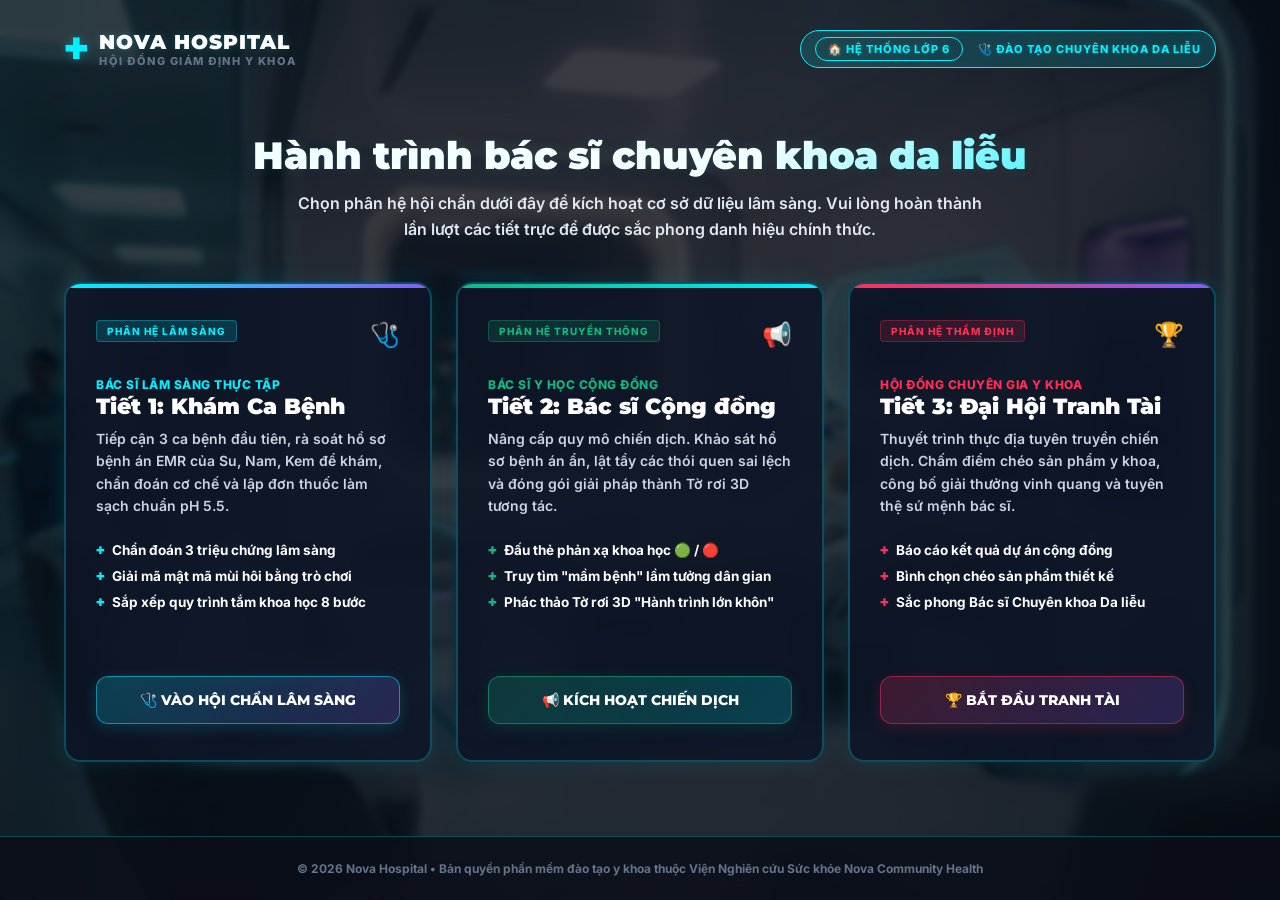
<file: puberty_portal.html>
<!DOCTYPE html>
<html lang="vi">
<head>
  <meta charset="UTF-8">
  <meta name="viewport" content="width=device-width, initial-scale=1.0">
  <title>NOVA HOSPITAL – HỆ THỐNG ĐÀO TẠO LÂM SÀNG</title>
  <link rel="preconnect" href="https://fonts.googleapis.com">
  <link rel="preconnect" href="https://fonts.gstatic.com" crossorigin>
  <link href="https://fonts.googleapis.com/css2?family=Inter:wght@400;600;700;800&family=Montserrat:wght@400;600;700;800;900&display=swap" rel="stylesheet">
  <style>
    :root {
      --bg-dark: #070B13;
      --bg-sidebar: #090E17;
      --bg-card: rgba(15, 22, 39, 0.82);
      --bg-surface: #1E293B;
      --text-main: #FFFFFF;
      --text-muted: #64748B;
      --cyan: #00F0FF;
      --cyan-glow: rgba(0, 240, 255, 0.3);
      --purple: #8B5CF6;
      --purple-glow: rgba(139, 92, 246, 0.3);
      --pink: #EC4899;
      --mint: #10B981;
      --mint-glow: rgba(16, 185, 129, 0.3);
      --coral: #FF2E55;
      --coral-glow: rgba(255, 46, 85, 0.3);
      --font-heading: 'Montserrat', sans-serif;
      --font-body: 'Inter', sans-serif;
      --radius-lg: 16px;
      --radius-md: 12px;
      --glass-bg: rgba(13, 22, 39, 0.85);
      --glass-border: rgba(0, 240, 255, 0.25);
      --transition-smooth: all 0.3s cubic-bezier(0.4, 0, 0.2, 1);
    }

    * {
      box-sizing: border-box;
      margin: 0;
      padding: 0;
    }

    body {
      background-color: var(--bg-dark);
      background-image: url('image_589641.png');
      background-size: cover;
      background-position: center;
      background-attachment: fixed;
      color: var(--text-main);
      font-family: var(--font-body);
      min-height: 100vh;
      display: flex;
      flex-direction: column;
      justify-content: space-between;
      position: relative;
      overflow-x: hidden;
      font-weight: 700;
    }

    /* Blurred hospital image background overlay */
    body::before {
      content: '';
      position: absolute;
      top: 0;
      left: 0;
      width: 100%;
      height: 100%;
      background: rgba(7, 11, 19, 0.8) !important; /* Dark navy clinical tint */
      backdrop-filter: blur(3px) !important; /* Blurred image like Slide 1 */
      -webkit-backdrop-filter: blur(3px) !important;
      z-index: 1;
      pointer-events: none;
    }

    /* Header styling */
    .app-header {
      width: 100%;
      max-width: 1200px;
      margin: 0 auto;
      padding: 30px 24px;
      display: flex;
      justify-content: space-between;
      align-items: center;
      z-index: 10;
      position: relative;
    }

    .brand {
      display: flex;
      align-items: center;
      gap: 12px;
    }

    .brand-logo {
      font-size: 28px;
      color: var(--cyan);
      text-shadow: 0 0 10px var(--cyan-glow);
      animation: pulse 2s infinite alternate;
    }

    .brand-text h1 {
      font-family: var(--font-heading);
      font-size: 20px;
      font-weight: 900;
      letter-spacing: 1px;
      color: #FFF;
      text-shadow: 0 0 10px rgba(0, 240, 255, 0.2);
    }

    .brand-text p {
      font-size: 11px;
      font-weight: 800;
      letter-spacing: 1.5px;
      color: var(--text-muted);
      text-transform: uppercase;
    }

    .header-badge {
      background: rgba(0, 240, 255, 0.15);
      border: 1.5px solid var(--cyan);
      color: var(--cyan);
      font-size: 11px;
      font-weight: 800;
      padding: 6px 14px;
      border-radius: 20px;
      text-transform: uppercase;
      letter-spacing: 1px;
      text-shadow: 0 0 5px rgba(0, 240, 255, 0.2);
    }

    /* Main Section */
    .main-container {
      width: 100%;
      max-width: 1200px;
      margin: 0 auto;
      padding: 20px 24px;
      z-index: 10;
      position: relative;
      flex-grow: 1;
      display: flex;
      flex-direction: column;
      justify-content: center;
    }

    .welcome-banner {
      text-align: center;
      margin-bottom: 40px;
    }

    .welcome-banner h2 {
      font-family: var(--font-heading);
      font-size: 38px;
      font-weight: 900;
      color: #FFF;
      margin-bottom: 12px;
      background: linear-gradient(135deg, #FFF 60%, var(--cyan) 100%);
      -webkit-background-clip: text;
      -webkit-text-fill-color: transparent;
      text-shadow: 0 0 15px rgba(0, 240, 255, 0.1);
    }

    .welcome-banner p {
      font-size: 16px;
      color: #E2E8F0;
      max-width: 700px;
      margin: 0 auto;
      line-height: 1.6;
      font-weight: 600;
    }

    /* Cards Grid - Glassmorphism cards aligned in Navy color tone */
    .lessons-grid {
      display: grid;
      grid-template-columns: repeat(3, 1fr);
      gap: 24px;
      margin-bottom: 40px;
    }

    .lesson-card {
      background: var(--glass-bg);
      border: 2px solid var(--glass-border);
      border-radius: var(--radius-lg);
      padding: 36px 30px;
      display: flex;
      flex-direction: column;
      justify-content: space-between;
      min-height: 480px;
      transition: var(--transition-smooth);
      position: relative;
      overflow: hidden;
      backdrop-filter: blur(12px);
      box-shadow: 0 0 25px rgba(0, 240, 255, 0.1);
    }

    .lesson-card::before {
      content: '';
      position: absolute;
      top: 0;
      left: 0;
      width: 100%;
      height: 4px;
      transition: var(--transition-smooth);
    }

    .card-tiet1::before { background: linear-gradient(90deg, var(--cyan), var(--purple)); }
    .card-tiet2::before { background: linear-gradient(90deg, var(--mint), var(--cyan)); }
    .card-tiet3::before { background: linear-gradient(90deg, var(--coral), var(--purple)); }

    .lesson-card:hover {
      transform: translateY(-8px);
      border-color: rgba(0, 240, 255, 0.45);
      box-shadow: 0 0 35px rgba(0, 240, 255, 0.25);
    }

    .card-header-info {
      display: flex;
      justify-content: space-between;
      align-items: flex-start;
      margin-bottom: 24px;
    }

    .card-badge {
      font-size: 10px;
      font-weight: 800;
      padding: 4px 10px;
      border-radius: 4px;
      text-transform: uppercase;
      letter-spacing: 1px;
    }

    .card-tiet1 .card-badge { background: rgba(0, 240, 255, 0.15); color: var(--cyan); border: 1px solid rgba(0, 240, 255, 0.3); }
    .card-tiet2 .card-badge { background: rgba(16, 185, 129, 0.15); color: var(--mint); border: 1px solid rgba(16, 185, 129, 0.3); }
    .card-tiet3 .card-badge { background: rgba(255, 46, 85, 0.15); color: var(--coral); border: 1px solid rgba(255, 46, 85, 0.3); }

    .card-icon {
      font-size: 24px;
    }
    .card-tiet1 .card-icon { color: var(--cyan); }
    .card-tiet2 .card-icon { color: var(--mint); }
    .card-tiet3 .card-icon { color: var(--coral); }

    .card-body h3 {
      font-family: var(--font-heading);
      font-size: 22px;
      font-weight: 900;
      color: #FFF;
      margin-bottom: 8px;
    }

    .card-role {
      font-size: 12px;
      font-weight: 800;
      color: var(--text-muted);
      margin-bottom: 20px;
      text-transform: uppercase;
      letter-spacing: 0.5px;
    }
    .card-tiet1 .card-role { color: var(--cyan); }
    .card-tiet2 .card-role { color: var(--mint); }
    .card-tiet3 .card-role { color: var(--coral); }

    .card-desc {
      font-size: 14px;
      color: #CBD5E1;
      line-height: 1.6;
      margin-bottom: 24px;
      min-height: 70px;
      font-weight: 600;
    }

    .card-features {
      list-style: none;
      display: flex;
      flex-direction: column;
      gap: 10px;
      margin-bottom: 30px;
    }

    .card-features li {
      font-size: 13.5px;
      color: var(--text-main);
      display: flex;
      align-items: center;
      gap: 8px;
    }

    .card-features li::before {
      content: '✚';
      font-size: 10px;
    }
    .card-tiet1 .card-features li::before { color: var(--cyan); }
    .card-tiet2 .card-features li::before { color: var(--mint); }
    .card-tiet3 .card-features li::before { color: var(--coral); }

    .enter-btn {
      width: 100%;
      padding: 14px;
      border-radius: var(--radius-md);
      font-family: var(--font-heading);
      font-weight: 800;
      font-size: 14px;
      text-align: center;
      text-decoration: none;
      display: flex;
      align-items: center;
      justify-content: center;
      gap: 8px;
      transition: var(--transition-smooth);
      border: none;
      cursor: pointer;
    }

    .card-tiet1 .enter-btn {
      background: linear-gradient(135deg, rgba(0, 240, 255, 0.2) 0%, rgba(139, 92, 246, 0.2) 100%);
      color: #FFF;
      border: 1.5px solid rgba(0, 240, 255, 0.5);
      box-shadow: 0 4px 15px rgba(0, 240, 255, 0.15);
    }
    .card-tiet1 .enter-btn:hover {
      background: linear-gradient(135deg, var(--cyan) 0%, var(--purple) 100%);
      box-shadow: 0 6px 20px var(--cyan-glow);
      color: #000;
      transform: translateY(-2px);
    }

    .card-tiet2 .enter-btn {
      background: linear-gradient(135deg, rgba(16, 185, 129, 0.2) 0%, rgba(0, 240, 255, 0.2) 100%);
      color: #FFF;
      border: 1.5px solid rgba(16, 185, 129, 0.5);
      box-shadow: 0 4px 15px rgba(16, 185, 129, 0.15);
    }
    .card-tiet2 .enter-btn:hover {
      background: linear-gradient(135deg, var(--mint) 0%, var(--cyan) 100%);
      box-shadow: 0 6px 20px var(--mint-glow);
      color: #000;
      transform: translateY(-2px);
    }

    .card-tiet3 .enter-btn {
      background: linear-gradient(135deg, rgba(255, 46, 85, 0.2) 0%, rgba(139, 92, 246, 0.2) 100%);
      color: #FFF;
      border: 1.5px solid rgba(255, 46, 85, 0.5);
      box-shadow: 0 4px 15px rgba(255, 46, 85, 0.15);
    }
    .card-tiet3 .enter-btn:hover {
      background: linear-gradient(135deg, var(--coral) 0%, var(--purple) 100%);
      box-shadow: 0 6px 20px var(--coral-glow);
      transform: translateY(-2px);
    }

    /* Footer */
    .app-footer {
      width: 100%;
      padding: 24px;
      text-align: center;
      border-top: 1.5px solid var(--glass-border);
      font-size: 12px;
      color: var(--text-muted);
      z-index: 10;
      background: rgba(11, 15, 25, 0.85);
      backdrop-filter: blur(8px);
      position: relative;
    }

    @keyframes pulse {
      0% { transform: scale(1); opacity: 0.9; }
      100% { transform: scale(1.05); opacity: 1; }
    }

    @media (max-width: 992px) {
      .lessons-grid {
        grid-template-columns: 1fr;
        max-width: 500px;
        margin: 0 auto 40px auto;
      }
      .lesson-card {
        min-height: auto;
      }
      .welcome-banner h2 {
        font-size: 30px;
      }
    }
  </style>
</head>
<body>
  <!-- Header -->
  <header class="app-header">
    <div class="brand">
      <div class="brand-logo">✚</div>
      <div class="brand-text">
        <h1>NOVA HOSPITAL</h1>
        <p>Hội Đồng Giám Định Y Khoa</p>
      </div>
    </div>
    <div class="header-badge" style="display: flex; align-items: center; gap: 15px;">
      <a href="index.html" style="color: var(--cyan); text-decoration: none; font-weight: 800; border: 1.5px solid var(--cyan); padding: 4px 12px; border-radius: 20px;">🏠 HỆ THỐNG LỚP 6</a>
      <span>🩺 Đào tạo chuyên khoa da liễu</span>
    </div>
  </header>

  <!-- Main Content -->
  <main class="main-container">
    <div class="welcome-banner">
      <h2>Hành trình bác sĩ chuyên khoa da liễu</h2>
      <p>Chọn phân hệ hội chẩn dưới đây để kích hoạt cơ sở dữ liệu lâm sàng. Vui lòng hoàn thành lần lượt các tiết trực để được sắc phong danh hiệu chính thức.</p>
    </div>

    <div class="lessons-grid">
      <!-- TIẾT 1 -->
      <div class="lesson-card card-tiet1">
        <div>
          <div class="card-header-info">
            <span class="card-badge">Phân hệ Lâm sàng</span>
            <span class="card-icon">🩺</span>
          </div>
          <div class="card-body">
            <span class="card-role">Bác sĩ Lâm sàng thực tập</span>
            <h3>Tiết 1: Khám Ca Bệnh</h3>
            <p class="card-desc">Tiếp cận 3 ca bệnh đầu tiên, rà soát hồ sơ bệnh án EMR của Su, Nam, Kem để khám, chẩn đoán cơ chế và lập đơn thuốc làm sạch chuẩn pH 5.5.</p>
            <ul class="card-features">
              <li>Chẩn đoán 3 triệu chứng lâm sàng</li>
              <li>Giải mã mật mã mùi hôi bằng trò chơi</li>
              <li>Sắp xếp quy trình tắm khoa học 8 bước</li>
            </ul>
          </div>
        </div>
        <a href="puberty_tiet1.html" class="enter-btn">
          🩺 VÀO HỘI CHẨN LÂM SÀNG
        </a>
      </div>

      <!-- TIẾT 2 -->
      <div class="lesson-card card-tiet2">
        <div>
          <div class="card-header-info">
            <span class="card-badge">Phân hệ Truyền thông</span>
            <span class="card-icon">📢</span>
          </div>
          <div class="card-body">
            <span class="card-role">Bác sĩ Y học Cộng đồng</span>
            <h3>Tiết 2: Bác sĩ Cộng đồng</h3>
            <p class="card-desc">Nâng cấp quy mô chiến dịch. Khảo sát hồ sơ bệnh án ẩn, lật tẩy các thói quen sai lệch và đóng gói giải pháp thành Tờ rơi 3D tương tác.</p>
            <ul class="card-features">
              <li>Đấu thẻ phản xạ khoa học 🟢 / 🔴</li>
              <li>Truy tìm "mầm bệnh" lầm tưởng dân gian</li>
              <li>Phác thảo Tờ rơi 3D "Hành trình lớn khôn"</li>
            </ul>
          </div>
        </div>
        <a href="puberty_tiet2.html" class="enter-btn">
          📢 KÍCH HOẠT CHIẾN DỊCH
        </a>
      </div>

      <!-- TIẾT 3 -->
      <div class="lesson-card card-tiet3">
        <div>
          <div class="card-header-info">
            <span class="card-badge">Phân hệ Thẩm định</span>
            <span class="card-icon">🏆</span>
          </div>
          <div class="card-body">
            <span class="card-role">Hội đồng Chuyên gia Y khoa</span>
            <h3>Tiết 3: Đại Hội Tranh Tài</h3>
            <p class="card-desc">Thuyết trình thực địa tuyên truyền chiến dịch. Chấm điểm chéo sản phẩm y khoa, công bố giải thưởng vinh quang và tuyên thệ sứ mệnh bác sĩ.</p>
            <ul class="card-features">
              <li>Báo cáo kết quả dự án cộng đồng</li>
              <li>Bình chọn chéo sản phẩm thiết kế</li>
              <li>Sắc phong Bác sĩ Chuyên khoa Da liễu</li>
            </ul>
          </div>
        </div>
        <a href="puberty_tiet3.html" class="enter-btn">
          🏆 BẮT ĐẦU TRANH TÀI
        </a>
      </div>
    </div>
  </main>

  <!-- Footer -->
  <footer class="app-footer">
    <p>&copy; 2026 Nova Hospital &bull; Bản quyền phần mềm đào tạo y khoa thuộc Viện Nghiên cứu Sức khỏe Nova Community Health</p>
  </footer>
</body>
</html>
</file>
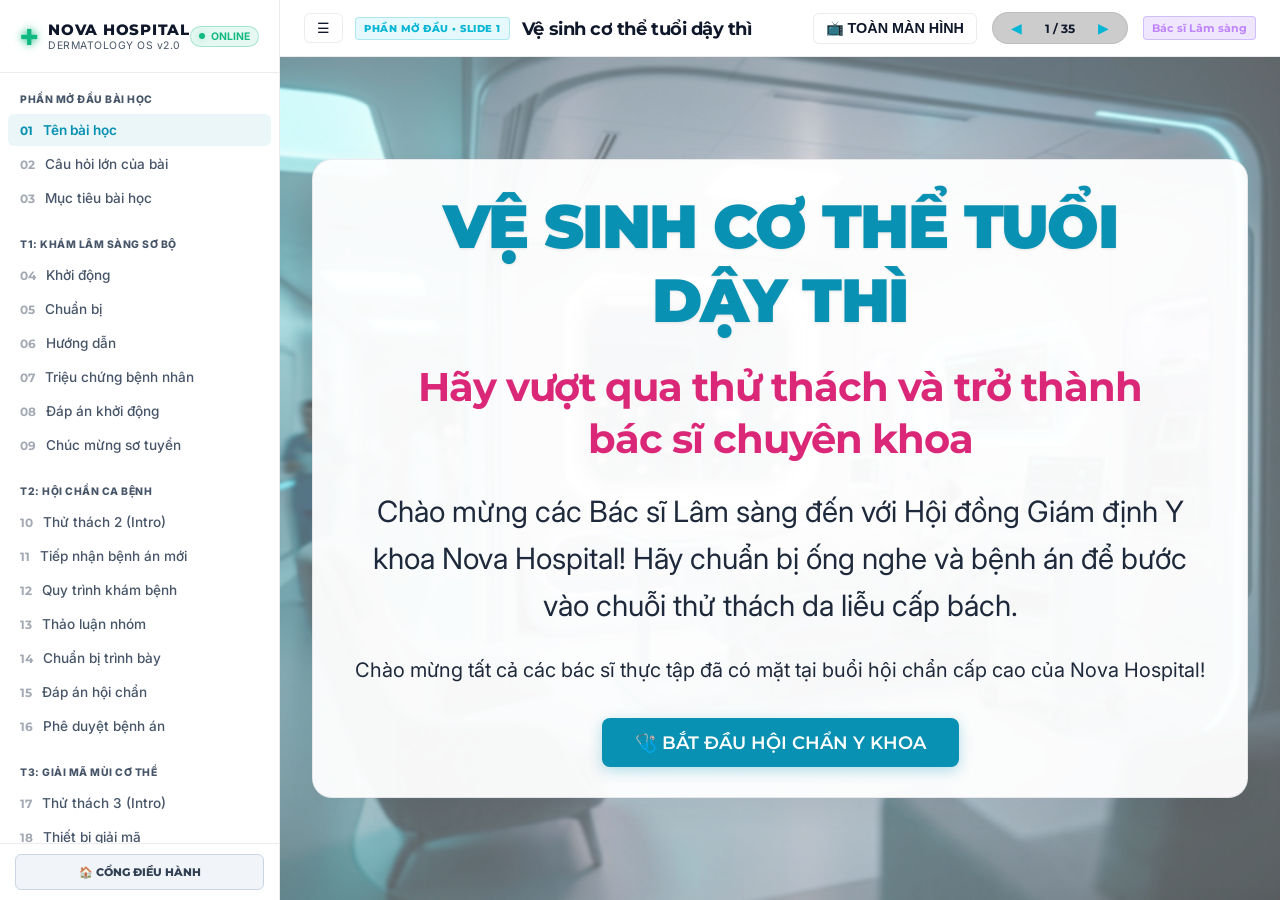
<file: puberty_tiet1.html>
<!DOCTYPE html>
<html lang="vi">
<head>
  <meta charset="UTF-8">
  <meta name="viewport" content="width=device-width, initial-scale=1.0">
  <title>NOVA HOSPITAL - PHÒNG KHÁM DA LIỄU ĐIỆN TỬ</title>
  <link rel="preconnect" href="https://fonts.googleapis.com">
  <link rel="preconnect" href="https://fonts.gstatic.com" crossorigin>
  <link href="https://fonts.googleapis.com/css2?family=Inter:wght@300;400;500;600;700;800&family=Montserrat:wght@400;500;600;700;800;900&display=swap" rel="stylesheet">
  <link rel="stylesheet" href="puberty_style.css">
</head>
<body>
  <!-- Canvas for Confetti -->
  <canvas id="confetti-canvas"></canvas>

  <!-- main app container -->
  <div class="app-container">
    
    <!-- LEFT SIDEBAR -->
    <aside class="sidebar">
      <div class="sidebar-header">
        <div class="clinic-logo">
          <div class="pulse-cross">✚</div>
          <div class="logo-text">
            <span class="logo-title">NOVA HOSPITAL</span>
            <span class="logo-subtitle">DERMATOLOGY OS v2.0</span>
          </div>
        </div>
        <div class="status-badge">
          <span class="live-dot"></span>
          <span class="live-text">ONLINE</span>
        </div>
      </div>

      <!-- Scrollable Steps Menu (34 Slides Navigator) -->
      <div class="sidebar-menu-scrollable">
        <nav class="sidebar-nav">
          <!-- PHẦN MỞ ĐẦU -->
          <div class="nav-group">
            <span class="nav-group-title">PHẦN MỞ ĐẦU BÀI HỌC</span>
            <ul>
              <li class="nav-item active" data-slide="1">
                <span class="nav-num">01</span> <span class="nav-txt">Tên bài học</span>
              </li>
              <li class="nav-item" data-slide="2">
                <span class="nav-num">02</span> <span class="nav-txt">Câu hỏi lớn của bài</span>
              </li>
              <li class="nav-item" data-slide="3">
                <span class="nav-num">03</span> <span class="nav-txt">Mục tiêu bài học</span>
              </li>
            </ul>
          </div>

          <!-- THỬ THÁCH 1 -->
          <div class="nav-group">
            <span class="nav-group-title">T1: KHÁM LÂM SÀNG SƠ BỘ</span>
            <ul>
              <li class="nav-item" data-slide="4">
                <span class="nav-num">04</span> <span class="nav-txt">Khởi động</span>
              </li>
              <li class="nav-item" data-slide="5">
                <span class="nav-num">05</span> <span class="nav-txt">Chuẩn bị</span>
              </li>
              <li class="nav-item" data-slide="6">
                <span class="nav-num">06</span> <span class="nav-txt">Hướng dẫn</span>
              </li>
              <li class="nav-item" data-slide="7">
                <span class="nav-num">07</span> <span class="nav-txt">Triệu chứng bệnh nhân</span>
              </li>
              <li class="nav-item" data-slide="8">
                <span class="nav-num">08</span> <span class="nav-txt">Đáp án khởi động</span>
              </li>
              <li class="nav-item" data-slide="9">
                <span class="nav-num">09</span> <span class="nav-txt">Chúc mừng sơ tuyển</span>
              </li>
            </ul>
          </div>

          <!-- THỬ THÁCH 2 -->
          <div class="nav-group">
            <span class="nav-group-title">T2: HỘI CHẨN CA BỆNH</span>
            <ul>
              <li class="nav-item" data-slide="10">
                <span class="nav-num">10</span> <span class="nav-txt">Thử thách 2 (Intro)</span>
              </li>
              <li class="nav-item" data-slide="11">
                <span class="nav-num">11</span> <span class="nav-txt">Tiếp nhận bệnh án mới</span>
              </li>
              <li class="nav-item" data-slide="12">
                <span class="nav-num">12</span> <span class="nav-txt">Quy trình khám bệnh</span>
              </li>
              <li class="nav-item" data-slide="13">
                <span class="nav-num">13</span> <span class="nav-txt">Thảo luận nhóm</span>
              </li>
              <li class="nav-item" data-slide="14">
                <span class="nav-num">14</span> <span class="nav-txt">Chuẩn bị trình bày</span>
              </li>
              <li class="nav-item" data-slide="15">
                <span class="nav-num">15</span> <span class="nav-txt">Đáp án hội chẩn</span>
              </li>
              <li class="nav-item" data-slide="16">
                <span class="nav-num">16</span> <span class="nav-txt">Phê duyệt bệnh án</span>
              </li>
            </ul>
          </div>

          <!-- THỬ THÁCH 3 -->
          <div class="nav-group">
            <span class="nav-group-title">T3: GIẢI MÃ MÙI CƠ THỂ</span>
            <ul>
              <li class="nav-item" data-slide="17">
                <span class="nav-num">17</span> <span class="nav-txt">Thử thách 3 (Intro)</span>
              </li>
              <li class="nav-item" data-slide="18">
                <span class="nav-num">18</span> <span class="nav-txt">Thiết bị giải mã</span>
              </li>
              <li class="nav-item" data-slide="19">
                <span class="nav-num">19</span> <span class="nav-txt">Luật chơi tìm chữ</span>
              </li>
              <li class="nav-item" data-slide="20">
                <span class="nav-num">20</span> <span class="nav-txt">Giải mã từ khóa</span>
              </li>
              <li class="nav-item" data-slide="21">
                <span class="nav-num">21</span> <span class="nav-txt">3 từ khóa đúng</span>
              </li>
              <li class="nav-item" data-slide="22">
                <span class="nav-num">22</span> <span class="nav-txt">Giải thích cơ chế</span>
              </li>
              <li class="nav-item" data-slide="23">
                <span class="nav-num">23</span> <span class="nav-txt">Chúc mừng</span>
              </li>
            </ul>
          </div>

          <!-- THỬ THÁCH 4 -->
          <div class="nav-group">
            <span class="nav-group-title">T4: KÊ ĐƠN LÀM SẠCH</span>
            <ul>
              <li class="nav-item" data-slide="24">
                <span class="nav-num">24</span> <span class="nav-txt">Thực hành lâm sàng</span>
              </li>
              <li class="nav-item" data-slide="25">
                <span class="nav-num">25</span> <span class="nav-txt">Chuẩn bị kê đơn</span>
              </li>
              <li class="nav-item" data-slide="26">
                <span class="nav-num">26</span> <span class="nav-txt">Quy chế kê đơn</span>
              </li>
              <li class="nav-item" data-slide="27">
                <span class="nav-num">27</span> <span class="nav-txt">Trình duyệt đơn thuốc</span>
              </li>
              <li class="nav-item" data-slide="28">
                <span class="nav-num">28</span> <span class="nav-txt">Đáp án tắm rửa</span>
              </li>
              <li class="nav-item" data-slide="29">
                <span class="nav-num">29</span> <span class="nav-txt">Quy trình làm sạch</span>
              </li>
            </ul>
          </div>

          <!-- THỬ THÁCH CUỐI -->
          <div class="nav-group">
            <span class="nav-group-title">THI SẮC PHONG CHUYÊN KHOA</span>
            <ul>
              <li class="nav-item" data-slide="30">
                <span class="nav-num">30</span> <span class="nav-txt">Nên làm gì để sạch sẽ</span>
              </li>
              <li class="nav-item" data-slide="31">
                <span class="nav-num">31</span> <span class="nav-txt">Chuẩn bị T-Chart</span>
              </li>
              <li class="nav-item" data-slide="32">
                <span class="nav-num">32</span> <span class="nav-txt">Quy chế thi</span>
              </li>
              <li class="nav-item" data-slide="33">
                <span class="nav-num">33</span> <span class="nav-txt">Phân loại Nên/Không nên</span>
              </li>
              <li class="nav-item" data-slide="34">
                <span class="nav-num">34</span> <span class="nav-txt">Nghi thức sắc phong</span>
              </li>
              <li class="nav-item" data-slide="35">
                <span class="nav-num">35</span> <span class="nav-txt">Quy trình tắm đúng cách</span>
              </li>
            </ul>
          </div>
        </nav>
      </div>
      <!-- Back to Portal button -->
      <div style="padding: 10px 15px; border-top: 1px solid var(--glass-border);">
        <a href="puberty_portal.html" class="btn btn-surface btn-block" style="display: block; text-align: center; text-decoration: none; padding: 10px; border-radius: 6px; font-size: 11px; font-weight: 800; color: var(--text-muted);">🏠 CỔNG ĐIỀU HÀNH</a>
      </div>
    </aside>

    <!-- MAIN APP CONTENT VIEWPORT -->
    <main class="main-content">
      
      <!-- Top header control bar -->
      <header class="top-bar">
        <div class="header-left">
          <button class="control-btn" id="sidebar-toggle" title="Thu gọn / Mở rộng Sidebar">☰</button>
          <span class="phase-badge" id="slide-phase-badge">BÀI GIẢNG Y KHOA</span>
          <h2 class="slide-title" id="slide-title-text">Hành Trình Sắc Phong Bác Sĩ Chuyên Khoa</h2>
        </div>
        
        <div class="header-right" style="display: flex; align-items: center; gap: 15px;">
          <button class="control-btn" id="fullscreen-toggle" title="Toàn màn hình" style="font-weight: 800; display: inline-flex; align-items: center; gap: 6px; cursor: pointer;">📺 TOÀN MÀN HÌNH</button>
          <!-- Slide Navigation Controls -->
          <div class="slide-arrows">
            <button class="arrow-btn" id="prev-slide-btn" title="Slide trước">◀</button>
            <span class="slide-counter" id="slide-counter-text">1 / 35</span>
            <button class="arrow-btn" id="next-slide-btn" title="Slide tiếp theo">▶</button>
          </div>

          <!-- Dynamic status indicator -->
          <div class="role-status">
            <span class="role-badge" id="header-role-badge">Bác sĩ Lâm sàng</span>
          </div>
        </div>
      </header>

      <!-- Slides Viewport -->
      <div class="slides-viewport">

        <!-- ==================== PHẦN MỞ ĐẦU BÀI HỌC ==================== -->
        <!-- Slide 1: Tên bài học -->
        <section class="slide active" id="slide-1">
          <div class="slide-layout flex-center-col text-center">
            <div class="slide-frame">
              <h1 class="main-title">Vệ sinh cơ thể tuổi dậy thì</h1>
              <h2 class="sub-title">Hãy vượt qua thử thách và trở thành bác sĩ chuyên khoa</h2>
              <div class="content-text" style="max-width: 900px; margin: 0 auto;">
                Chào mừng các Bác sĩ Lâm sàng đến với Hội đồng Giám định Y khoa Nova Hospital! 
                Hãy chuẩn bị ống nghe và bệnh án để bước vào chuỗi thử thách da liễu cấp bách.
              </div>
              <div class="content-text" style="font-size: 15pt !important; color: #475569; margin-top: 1.5rem;">
                Chào mừng tất cả các bác sĩ thực tập đã có mặt tại buổi hội chẩn cấp cao của Nova Hospital!
              </div>
              <div style="margin-top: 2rem;">
                <button class="btn btn-cyan btn-lg" onclick="navigateToSlide(2)">🩺 BẮT ĐẦU HỘI CHẨN Y KHOA</button>
              </div>
            </div>
          </div>
        </section>

        <!-- Slide 2: Câu hỏi lớn của bài học -->
        <section class="slide" id="slide-2">
          <div class="slide-layout flex-center-col text-center">
            <div class="slide-frame" style="max-width: 1050px; padding: 40px !important;">
              <div class="badge-red" style="padding: 6px 14px; border-radius: 12px; font-size: 11px; font-weight: 900; display: inline-block; margin-bottom: 25px; text-transform: uppercase; letter-spacing: 1.5px; background: rgba(6, 182, 212, 0.15); border: 1.5px solid var(--cyan); color: var(--cyan);">❓ CÂU HỎI LỚN (BIG QUESTION)</div>
              <h1 class="main-title" style="font-size: 32pt !important; line-height: 1.3; margin-bottom: 30px;">CÂU HỎI LỚN CỦA BÀI HỌC</h1>
              
              <div class="content-text" style="max-width: 850px; margin: 0 auto 35px auto; font-size: 24pt !important; font-weight: 900; color: #FFF; line-height: 1.6; padding: 35px 30px; background: rgba(6, 182, 212, 0.04); border: 2px dashed var(--cyan); border-radius: 16px; box-shadow: 0 0 20px rgba(0, 240, 255, 0.1);">
                "Làm thế nào để cơ thể luôn sạch sẽ, thơm tho trong cả giai đoạn tuổi dậy thì?"
              </div>
              
              <div>
                <button class="btn btn-cyan btn-lg btn-pulse" style="font-weight: 900; font-size: 15px;" onclick="navigateToSlide(3)">MỤC TIÊU BÀI HỌC ▶</button>
              </div>
            </div>
          </div>
        </section>

        <!-- Slide 2: Mục tiêu bài học -->
        <section class="slide" id="slide-3">
          <div class="slide-layout flex-center-col text-center">
            <div class="slide-frame">
              <h1 class="main-title">Mục tiêu cần đạt</h1>
              <div class="content-text" style="max-width: 900px; text-align: left; margin: 2rem auto 0 auto; display: flex; flex-direction: column; gap: 20px;">
                <div>- 🎯 <strong>Kiến thức:</strong> Giải mã được cơ chế sinh mùi và mụn do hoóc-môn tuổi dậy thì.</div>
                <div>- 🎯 <strong>Kỹ năng:</strong> Khám, chẩn đoán ca bệnh và kê đơn quy trình làm sạch định lượng chuẩn y khoa.</div>
                <div>- 🎯 <strong>Thái độ:</strong> Chủ động, tự tin chăm sóc cơ thể sạch sẽ, thơm tho và xóa bỏ ngại ngùng.</div>
              </div>
              <div style="margin-top: 3rem;">
                <button class="btn btn-cyan btn-lg" onclick="navigateToSlide(4)">TIẾN VÀO THỬ THÁCH 1 ▶</button>
              </div>
            </div>
          </div>
        </section>

        <!-- ==================== THỬ THÁCH 1: KHÁM LÂM SÀNG SƠ BỘ ==================== -->
        <!-- Slide 3: Tên hoạt động Khởi động -->
        <section class="slide" id="slide-4">
          <div class="slide-layout flex-center-col text-center">
            <div class="slide-frame">
              <h1 class="main-title">Khởi động</h1>
              <h2 class="sub-title">Cấp độ: Bác sĩ Thực tập</h2>
              <div class="content-text" style="max-width: 800px; margin: 0 auto;">
                - <strong>Nhiệm vụ:</strong> Tìm ra nguyên nhân khiến bệnh nhân gặp các triệu chứng bất thường.
              </div>

              <!-- Emergency Zone Siren and Doctor Image -->
              <div class="emergency-zone">
                <div class="emergency-light-container">
                  <div class="emergency-siren">🚨</div>
                </div>
                <img src="symptom_doctor.png" alt="Doctor" style="width: 140px; height: 140px; object-fit: contain; border-radius: 12px;">
                <div class="emergency-light-container">
                  <div class="emergency-siren">🚨</div>
                </div>
              </div>

              <div style="margin-top: 3rem;">
                <button class="btn btn-cyan btn-lg" onclick="navigateToSlide(5)">TIẾP NHẬN BỆNH ÁN ▶</button>
              </div>
            </div>
          </div>
        </section>

        <!-- Slide 4: Khởi động — Chuẩn bị -->
        <section class="slide" id="slide-5">
          <div class="slide-layout flex-center-col text-center">
            <div class="slide-frame">
              <h1 class="main-title">CHUẨN BỊ</h1>
              <h2 class="sub-title">Sẵn sàng kíp trực</h2>
              <div class="content-text" style="max-width: 900px; text-align: left; margin: 2rem auto 0 auto; display: flex; flex-direction: column; gap: 20px;">
                <div>- 👥 Chia nhóm 4 học sinh (kíp trực lâm sàng).</div>
                <div>- 📖 Chuẩn bị đọc hồ sơ bệnh án trên màn hình.</div>
              </div>
              <div style="margin-top: 3rem;">
                <button class="btn btn-cyan btn-lg" onclick="navigateToSlide(6)">XEM HƯỚNG DẪN ▶</button>
              </div>
            </div>
          </div>
        </section>

        <!-- Slide 5: Khởi động — Hướng dẫn & Yêu cầu -->
        <section class="slide" id="slide-6">
          <div class="slide-layout flex-center-col text-center">
            <div class="slide-frame">
              <h1 class="main-title">HƯỚNG DẪN</h1>
              <h2 class="sub-title">Nhiệm vụ cho bác sĩ</h2>
              <div class="content-text" style="max-width: 900px; text-align: left; margin: 2rem auto 0 auto; display: flex; flex-direction: column; gap: 20px;">
                <div>- 💡 Đọc bệnh án và tìm ra nguyên nhân bệnh nhân có các triệu chứng đó.</div>
                <div>- 🙋 Giơ tay lên bảng chỉ ra nguyên nhân phát sinh triệu chứng.</div>
              </div>
              <div style="margin-top: 3rem;">
                <button class="btn btn-cyan btn-lg" onclick="navigateToSlide(7)">XEM HỒ SƠ BỆNH ÁN ▶</button>
              </div>
            </div>
          </div>
        </section>

        <!-- Slide 6: Khởi động — Câu hỏi điều hướng (Dossiers displayed here) -->
        <section class="slide" id="slide-7">
          <div class="slide-layout flex-center-col text-center" style="justify-content: flex-start; padding-top: 1rem;">
            <div class="slide-frame" style="max-width: 1100px;">
              <h1 class="main-title" style="margin-bottom: 0.25rem !important; font-size: 24pt !important;">TÌM NGUYÊN NHÂN GÂY RA CÁC TRIỆU CHỨNG BẤT THƯỜNG CỦA BỆNH NHÂN</h1>
              <h2 class="sub-title" style="margin-bottom: 0.75rem !important;">Hồ sơ bệnh án trên màn hình</h2>
              
              <div style="display: flex; gap: 15px; justify-content: center; width: 100%; flex-wrap: wrap; margin-top: 1rem;">
                <!-- Bệnh nhân Su -->
                <div class="patient-folder" style="width: 320px !important; cursor: default;">
                  <img src="symptom_acne.png" class="patient-img" alt="Su Acne">
                  <h3 style="color: #0891B2; margin-top: 5px; font-size: 18pt;">Bạn SU</h3>
                  <div style="text-align: left; font-size: 13pt; margin-top: 10px; line-height: 1.4;">
                    <span class="badge-red" style="padding: 1px 6px; border-radius: 4px; font-size: 0.75rem; font-weight: 700;">MỤN SƯNG ĐỎ</span>
                    <div style="margin-top: 8px;">- <strong>Triệu chứng:</strong> Da mặt đổ nhiều dầu, xuất hiện nhiều nốt mụn đỏ sưng tấy trên trán.</div>
                    <div style="margin-top: 8px; color: #BE123C;">- <strong>Thói quen:</strong> Thường xuyên dùng tay bẩn sờ lên mặt, tự ý cạy và nặn mụn.</div>
                  </div>
                </div>

                <!-- Bệnh nhân Nam -->
                <div class="patient-folder" style="width: 320px !important; cursor: default;">
                  <img src="symptom_sweat.png" class="patient-img" alt="Nam Sweat">
                  <h3 style="color: #DB2777; margin-top: 5px; font-size: 18pt;">Bạn NAM</h3>
                  <div style="text-align: left; font-size: 13pt; margin-top: 10px; line-height: 1.4;">
                    <span class="badge-amber" style="padding: 1px 6px; border-radius: 4px; font-size: 0.75rem; font-weight: 700;">MÙI CHUA NÁCH</span>
                    <div style="margin-top: 8px;">- <strong>Triệu chứng:</strong> Vùng dưới cánh tay tiết nhiều mồ hôi và phát ra mùi chua nồng, khó chịu.</div>
                    <div style="margin-top: 8px; color: #B45309;">- <strong>Thói quen:</strong> Đá bóng xong không tắm ngay, chỉ lau qua người, mặc nguyên quần áo đẫm mồ hôi đi ngủ.</div>
                  </div>
                </div>

                <!-- Bệnh nhân Kem -->
                <div class="patient-folder" style="width: 320px !important; cursor: default;">
                  <img src="symptom_dental.png" class="patient-img" alt="Kem Dental">
                  <h3 style="color: #8B5CF6; margin-top: 5px; font-size: 18pt;">Bạn KEM</h3>
                  <div style="text-align: left; font-size: 13pt; margin-top: 10px; line-height: 1.4;">
                    <span class="badge-pink" style="padding: 1px 6px; border-radius: 4px; font-size: 0.75rem; font-weight: 700;">HÔI MIỆNG</span>
                    <div style="margin-top: 8px;">- <strong>Triệu chứng:</strong> Hơi thở bị hôi, có mùi khó chịu dù vẫn đánh răng hàng ngày.</div>
                    <div style="margin-top: 8px; color: #BE185D;">- <strong>Thói quen:</strong> Hay ăn đồ ngọt buổi tối, thường xuyên quên đánh răng, không cạo lưỡi và không súc miệng sau ăn ngọt.</div>
                  </div>
                </div>
              </div>

              <div style="margin-top: 2rem;">
                <button class="btn btn-cyan btn-lg" onclick="navigateToSlide(8)">ĐỐI CHIẾU LÂM SÀNG ▶</button>
              </div>
            </div>
          </div>
        </section>

        <!-- Slide 7: Khởi động — Đáp án -->
        <section class="slide" id="slide-8">
          <div class="slide-layout flex-center-col text-center" style="justify-content: flex-start; padding-top: 1rem;">
            <div class="slide-frame" style="max-width: 1100px;">
              <h1 class="main-title" style="margin-bottom: 0.25rem !important;">KẾT QUẢ ĐỐI CHIẾU LÂM SÀNG</h1>
              <h2 class="sub-title" style="margin-bottom: 0.75rem !important;">Nguyên nhân thực tế từ thói quen</h2>
              <p class="content-text" style="margin-bottom: 1rem; font-size: 16pt !important;">- 👉 <strong>Tương tác:</strong> Click mở từng hồ sơ dưới đây để xem chẩn đoán chi tiết sau khi học sinh trình bày</p>
              
              <div class="patient-folders">
                <!-- Su Diagnosis -->
                <div class="patient-folder" onclick="toggleFolder(this)" style="width: 320px !important;">
                  <img src="symptom_acne.png" class="patient-img" alt="Su">
                  <h3 style="color: #0891B2; margin-top: 5px; font-size: 16pt;">Bệnh nhân SU</h3>
                  <div class="patient-folder-content" style="font-size: 13pt; line-height: 1.4;">
                    - <strong>Chẩn đoán y khoa:</strong> Hoóc-môn tuổi dậy thì kích thích tuyến bã nhờn hoạt động mạnh gây thừa dầu, tắc lỗ chân lông. Việc dùng tay bẩn cạy mụn khiến vi khuẩn tấn công gây sưng viêm.
                  </div>
                </div>

                <!-- Nam Diagnosis -->
                <div class="patient-folder" onclick="toggleFolder(this)" style="width: 320px !important;">
                  <img src="symptom_sweat.png" class="patient-img" alt="Nam">
                  <h3 style="color: #DB2777; margin-top: 5px; font-size: 16pt;">Bệnh nhân NAM</h3>
                  <div class="patient-folder-content" style="font-size: 13pt; line-height: 1.4;">
                    - <strong>Chẩn đoán y khoa:</strong> Hoóc-môn tuổi dậy thì kích hoạt tuyến mồ hôi đặc (apocrine) tiết ra protein và chất béo. Các chất tiết này bị vi khuẩn trên da phát triển phân hủy, dẫn đến mùi hôi chua.
                  </div>
                </div>

                <!-- Kem Diagnosis -->
                <div class="patient-folder" onclick="toggleFolder(this)" style="width: 320px !important;">
                  <img src="symptom_dental.png" class="patient-img" alt="Kem">
                  <h3 style="color: #8B5CF6; margin-top: 5px; font-size: 16pt;">Bệnh nhân KEM</h3>
                  <div class="patient-folder-content" style="font-size: 13pt; line-height: 1.4;">
                    - <strong>Chẩn đoán y khoa:</strong> Thức ăn thừa và đường từ đồ ngọt tù đọng trong khoang miệng, kẽ răng và bề mặt lưỡi tạo môi trường lý tưởng cho vi khuẩn phát triển, phân hủy hữu cơ và sinh ra mùi hôi.
                  </div>
                </div>
              </div>

              <div style="margin-top: 2rem;">
                <button class="btn btn-cyan btn-lg" onclick="navigateToSlide(9)">XÁC NHẬN KẾT QUẢ ▶</button>
              </div>
            </div>
          </div>
        </section>

        <!-- Slide 8: Khởi động — Tổng kết & Chúc mừng -->
        <section class="slide" id="slide-9">
          <div class="slide-layout flex-center-col text-center">
            <div class="slide-frame">
              <h1 class="main-title">CHÚC MỪNG: VƯỢT QUA VÒNG SƠ TUYỂN!</h1>
              <h2 class="sub-title">Kết luận của Viện trưởng</h2>
              <div class="content-text" style="max-width: 900px; margin: 0 auto; text-align: left;">
                <span style="font-size: 4rem; display: block; margin-bottom: 1rem; text-align: center;">🎉</span>
                <div style="text-align: center; font-weight: bold; margin-bottom: 1rem;">Chúc mừng các bác sĩ đã nhận diện chính xác hành vi lỗi!</div>
                <div>- <strong>Tổng kết:</strong> Các triệu chứng mụn hay mùi hôi đều xuất phát trực tiếp từ những thói quen sinh hoạt chưa khoa học của các bạn khi bước vào lứa tuổi này.</div>
              </div>
              <div style="margin-top: 3rem;">
                <button class="btn btn-cyan btn-lg" onclick="navigateToSlide(10)">TIẾN VÀO THỬ THÁCH 2 ▶</button>
              </div>
            </div>
          </div>
        </section>

        <!-- ==================== HOẠT ĐỘNG 1: HỘI CHẨN CA BỆNH ==================== -->
        <!-- Slide 9: Tên Hoạt động 1 (Welcome Interns to Residents) -->
        <section class="slide" id="slide-10">
          <div class="slide-layout flex-center-col text-center">
            <div class="slide-frame">
              <h1 class="main-title">THỬ THÁCH 2: HỘI CHẨN CHUYÊN SÂU</h1>
              <h2 class="sub-title">Chào mừng các bác sĩ nội trú</h2>
              <div class="content-text" style="max-width: 850px; margin: 0 auto; line-height: 1.8;">
                Chào mừng các bạn đã được thăng cấp lên Bác sĩ Nội trú!<br>
                Thử thách thứ 2 yêu cầu chúng ta hội chẩn chuyên sâu để truy tìm thủ phạm thực sự bên trong cơ thể.
              </div>
              <div style="margin-top: 3rem;">
                <button class="btn btn-cyan btn-lg" onclick="navigateToSlide(11)">TIẾP NHẬN HỒ SƠ BỆNH ÁN ▶</button>
              </div>
            </div>
          </div>
        </section>

        <!-- Slide 10: Hoạt động 1 — Chuẩn bị (Tích hợp 5 hồ sơ bệnh án để chọn và bốc thăm) -->
        <section class="slide" id="slide-11">
          <div class="slide-layout flex-center-col text-center" style="justify-content: flex-start; padding-top: 0.5rem;">
            <div class="slide-frame" style="max-width: 1100px;">
              <h1 class="main-title" style="margin-bottom: 0.25rem !important;">TIẾP NHẬN HỒ SƠ BỆNH ÁN MỚI</h1>
              <h2 class="sub-title" style="margin-bottom: 0.5rem !important;">Hồ sơ bệnh nhân lâm sàng (Nova Hospital)</h2>
              
              <div class="content-text" style="text-align: left; max-width: 900px; margin: 0 auto 1.5rem auto; font-size: 16pt !important;">
                - 👥 <strong>Chuẩn bị:</strong> Chia nhóm 4 kíp trực.
                - 📖 Đọc hồ sơ bệnh án trên màn hình.
                - 🎲 Click chọn các thẻ bên dưới hoặc bấm nút "BỐC THĂM BỆNH ÁN NGẪU NHIÊN" để kíp trực nhận ca bệnh.
              </div>

              <!-- Case Shuffler Container -->
              <div class="shuffle-container">
                <div class="shuffle-cards-row" id="shuffler-cards-row">
                  <!-- Minh -->
                  <div class="shuffle-card" id="sh-card-minh" onclick="selectHospitalPatient('minh')">
                    <span style="font-size: 24pt;">👦</span>
                    <strong style="margin-top: 10px;">Bạn Minh</strong>
                  </div>
                  <!-- Nhi -->
                  <div class="shuffle-card" id="sh-card-nhi" onclick="selectHospitalPatient('nhi')">
                    <span style="font-size: 24pt;">👧</span>
                    <strong style="margin-top: 10px;">Bạn Nhi</strong>
                  </div>
                  <!-- An -->
                  <div class="shuffle-card" id="sh-card-an" onclick="selectHospitalPatient('an')">
                    <span style="font-size: 24pt;">👦</span>
                    <strong style="margin-top: 10px;">Bạn An</strong>
                  </div>
                  <!-- Linh -->
                  <div class="shuffle-card" id="sh-card-linh" onclick="selectHospitalPatient('linh')">
                    <span style="font-size: 24pt;">👧</span>
                    <strong style="margin-top: 10px;">Bạn Linh</strong>
                  </div>
                  <!-- Ninh -->
                  <div class="shuffle-card" id="sh-card-ninh" onclick="selectHospitalPatient('ninh')">
                    <span style="font-size: 24pt;">👦</span>
                    <strong style="margin-top: 10px;">Bạn Ninh</strong>
                  </div>
                </div>

                <div style="display: flex; gap: 15px; margin-top: 0.5rem; justify-content: center;">
                  <button class="btn btn-cyan" id="start-shuffle-btn" onclick="startCaseShuffler()">🎲 BỐC THĂM BỆNH ÁN NGẪU NHIÊN</button>
                </div>

                <!-- Patient info details card (No mechanism details!) -->
                <div id="hospital-patient-details-box" style="width: 100%; text-align: left; padding: 15px; min-height: 180px; line-height: 1.5; font-size: 14pt; border: 1px solid rgba(0,0,0,0.08); border-radius: 12px; margin-top: 1rem; background: #FFF;">
                  <div id="shuffler-placeholder" style="text-align: center; color: #94A3B8; padding-top: 30px;">
                    🔍 Click chọn một thẻ bệnh nhân ở trên hoặc bấm nút Bốc thăm để xem hồ sơ lâm sàng chi tiết.
                  </div>
                  <div id="shuffler-patient-detail" class="hidden">
                    <h3 id="detail-patient-name" style="color: #0891B2; margin-bottom: 10px; font-size: 18pt;">Hồ sơ bệnh nhân</h3>
                    <p id="detail-patient-symptoms">🔴 <strong>Triệu chứng lâm sàng:</strong> ...</p>
                    <p id="detail-patient-habits" style="margin-top: 8px;">⚠️ <strong>Thói quen sinh hoạt chưa đúng:</strong> ...</p>
                  </div>
                </div>
              </div>

              <div style="margin-top: 1.5rem;">
                <button class="btn btn-cyan btn-lg" onclick="navigateToSlide(12)">XEM QUY TRÌNH HỘI CHẨN ▶</button>
              </div>
            </div>
          </div>
        </section>

        <!-- Slide 11: Hoạt động 1 — Quy trình khám bệnh (5-min timer) -->
        <section class="slide" id="slide-12">
          <div class="slide-layout flex-center-col text-center">
            <div class="slide-frame">
              <div style="text-align: center; margin-bottom: 1.5rem;">
                <span class="main-title" style="font-size: 32pt !important; display: inline-block;">QUY TRÌNH KHÁM BỆNH</span>
                <span class="sub-title" style="font-size: 20pt !important; display: inline-block; margin-left: 15px;">- Yêu cầu thực hiện cho kíp trực</span>
              </div>
              
              <div class="content-text" style="max-width: 950px; text-align: left; margin: 0 auto; display: flex; flex-direction: column; gap: 12px; font-size: 16pt !important;">
                <div>- <strong>Bước 1:</strong> Nhóm chọn 1 bệnh án bất kỳ trong 5 hồ sơ.</div>
                <div>- <strong>Bước 2:</strong> Đọc kỹ, dùng bút khoanh tròn các thói quen chưa hợp lý trên phiếu học tập.</div>
                <div>- <strong>Bước 3:</strong> Thảo luận, tìm ra nguyên nhân sâu xa và cơ chế khoa học của ca bệnh đó.</div>
                <div style="color: #BE185D; font-weight: bold; border-top: 1px dashed rgba(0,0,0,0.08); padding-top: 8px; margin-top: 5px;">
                  - ❓ <strong>Câu hỏi thách thức:</strong> Lý do sâu xa nào bên trong cơ thể đã kích thích, làm bùng phát các triệu chứng da đổ dầu, mụn trứng cá và mồ hôi chua nồng ở lứa tuổi này?
                </div>
              </div>

              <!-- 5 Minutes Timer -->
              <div class="slide-timer-container" id="timer-container-11">
                <div class="slide-timer-display" id="timer-display-11">05:00</div>
                <div style="display: flex; gap: 6px; justify-content: center; margin-top: 8px;">
                  <button class="btn btn-cyan btn-sm" onclick="startSlideTimer(11, 300)">▶ Bắt đầu</button>
                  <button class="btn btn-surface btn-sm" onclick="pauseSlideTimer(11)">⏸ Tạm dừng</button>
                  <button class="btn btn-surface btn-sm" onclick="resetSlideTimer(11, 300)">🔄 Đặt lại</button>
                </div>
              </div>

              <div style="margin-top: 1.5rem;">
                <button class="btn btn-cyan btn-lg" onclick="navigateToSlide(13)">THẢO LUẬN NHÓM ▶</button>
              </div>
            </div>
          </div>
        </section>

        <!-- Slide 12: Thảo luận nhóm và chuẩn bị trình bày (2-min timer) -->
        <section class="slide" id="slide-13">
          <div class="slide-layout flex-center-col text-center">
            <div class="slide-frame">
              <h1 class="main-title">THẢO LUẬN NHÓM VÀ CHUẨN BỊ TRÌNH BÀY</h1>
              <h2 class="sub-title">Đồng hồ thảo luận</h2>
              
              <div class="content-text" style="max-width: 900px; text-align: left; margin: 0 auto; display: flex; flex-direction: column; gap: 20px;">
                <div>- 🧠 Tiến hành thảo luận nhóm nhanh trong kíp trực.</div>
                <div>- 📝 Ghi chép câu trả lời và chuẩn bị nội dung báo cáo theo mẫu.</div>
              </div>

              <!-- 2 Minutes Timer -->
              <div class="slide-timer-container" id="timer-container-12">
                <div class="slide-timer-display" id="timer-display-12">02:00</div>
                <div style="display: flex; gap: 6px; justify-content: center; margin-top: 8px;">
                  <button class="btn btn-cyan btn-sm" onclick="startSlideTimer(12, 120)">▶ Bắt đầu</button>
                  <button class="btn btn-surface btn-sm" onclick="pauseSlideTimer(12)">⏸ Tạm dừng</button>
                  <button class="btn btn-surface btn-sm" onclick="resetSlideTimer(12, 120)">🔄 Đặt lại</button>
                </div>
              </div>

              <div style="margin-top: 2rem;">
                <button class="btn btn-cyan btn-lg" onclick="navigateToSlide(14)">CHUẨN BỊ BÁO CÁO ▶</button>
              </div>
            </div>
          </div>
        </section>

        <!-- Slide 13: Hoạt động 1 — Chuẩn bị trình bày (2-min timer) -->
        <section class="slide" id="slide-14">
          <div class="slide-layout flex-center-col text-center">
            <div class="slide-frame">
              <h1 class="main-title">Chuẩn bị trình bày</h1>
              <h2 class="sub-title">Thảo luận nhóm và chuẩn bị trình bày</h2>
              
              <div class="content-text" style="max-width: 900px; margin: 0 auto; background: rgba(255, 255, 255, 0.9); padding: 25px; border-radius: 12px; border: 1px solid rgba(0,0,0,0.08); line-height: 1.6; text-align: left; font-size: 14pt !important;">
                <strong style="color: #0891B2; display: block; margin-bottom: 8px; font-size: 18pt !important; text-align: center;">Mẫu câu báo cáo chuyên nghiệp:</strong>
                <div>- "Nhóm em chọn bệnh án của bạn..."</div>
                <div>- "Bệnh nhân có triệu chứng là..."</div>
                <div>- "Thói quen sinh hoạt chưa đúng là..."</div>
                <div>- "Nhóm em dự đoán lý do sâu xa gây ra triệu chứng là..."</div>
              </div>

              <!-- 2 Minutes Timer -->
              <div class="slide-timer-container" id="timer-container-13">
                <div class="slide-timer-display" id="timer-display-13">02:00</div>
                <div style="display: flex; gap: 6px; justify-content: center; margin-top: 8px;">
                  <button class="btn btn-cyan btn-sm" onclick="startSlideTimer(13, 120)">▶ Bắt đầu</button>
                  <button class="btn btn-surface btn-sm" onclick="pauseSlideTimer(13)">⏸ Tạm dừng</button>
                  <button class="btn btn-surface btn-sm" onclick="resetSlideTimer(13, 120)">🔄 Đặt lại</button>
                </div>
              </div>

              <div style="margin-top: 1.5rem;">
                <button class="btn btn-cyan btn-lg" onclick="navigateToSlide(15)">LẬT MỞ ĐÁP ÁN ▶</button>
              </div>
            </div>
          </div>
        </section>

        <!-- Slide 14: Hoạt động 1 — Đáp án -->
        <section class="slide" id="slide-15">
          <div class="slide-layout flex-center-col text-center">
            <div class="slide-frame">
              <h1 class="main-title">HỒ SƠ LẬT MỞ: ĐÁP ÁN Y KHOA</h1>
              <h2 class="sub-title">Thủ phạm giấu mặt lộ diện</h2>
              <p class="content-text" style="font-size: 16pt !important;">- 🔒 Tương tác: Hãy click vào ô bảo mật bên dưới để giải mã thủ phạm</p>
              
              <div class="secret-reveal-box" onclick="toggleSecretBox(this)">
                <div class="secret-reveal-text" id="slide-14-secret-text">🔒 CLICK ĐỂ GIẢI MÃ THỦ PHẠM GIẤU MẶT</div>
              </div>

              <div style="margin-top: 3rem;">
                <button class="btn btn-cyan btn-lg" onclick="navigateToSlide(16)">TỔNG KẾT HỘI CHẨN ▶</button>
              </div>
            </div>
          </div>
        </section>

        <!-- Slide 15: Hoạt động 1 — Tổng kết & Chúc mừng (Phê duyệt đóng dấu) -->
        <section class="slide" id="slide-16">
          <div class="slide-layout flex-center-col text-center">
            <div class="slide-frame" id="slide-15-frame" style="min-height: 480px; position: relative;">
              <h1 class="main-title">XUẤT SẮC: KÍP TRỰC HOÀN THÀNH NHIỆM VỤ!</h1>
              <h2 class="sub-title">Tổng kết từ Hội đồng Giám định</h2>
              <div class="content-text" style="max-width: 950px; margin: 0 auto; text-align: left;">
                <span style="font-size: 4rem; display: block; margin-bottom: 1rem; text-align: center;">🎉</span>
                <div style="text-align: center; font-weight: bold; margin-bottom: 1rem;">Chúc mừng các nhóm đã chẩn đoán đúng bệnh lý nền!</div>
                <div>- <strong>Tổng kết:</strong> Sự thay đổi hoóc-môn tuổi dậy thì bên trong kết hợp với các thói quen sinh hoạt chưa đúng bên ngoài chính là nguyên nhân kép gây ra mùi và mụn.</div>
              </div>

              <!-- Approved Stamp -->
              <div class="cert-stamp" id="approved-stamp-el">ĐÃ PHÊ DUYỆT</div>

              <div style="margin-top: 3rem; display: flex; gap: 15px; justify-content: center;">
                <button class="btn btn-cyan btn-lg" id="stamp-btn" onclick="applyApprovedStamp()">🩺 PHÊ DUYỆT HỘI CHẨN</button>
                <button class="btn btn-surface btn-lg" onclick="navigateToSlide(17)">TIẾN VÀO THỬ THÁCH 3 ▶</button>
              </div>
            </div>
          </div>
        </section>

        <!-- ==================== HOẠT ĐỘNG 2: GIẢI MÃ MÙI CƠ THỂ ==================== -->
        <!-- Slide 16: Tên Hoạt động 2 -->
        <section class="slide" id="slide-17">
          <div class="slide-layout flex-center-col text-center">
            <div class="slide-frame">
              <h1 class="main-title">THỬ THÁCH 3: PHÒNG THÍ NGHIỆM SINH HỌC</h1>
              <h2 class="sub-title">Cấp độ: Bác sĩ chính</h2>
              <div class="content-text" style="max-width: 850px; margin: 0 auto;">
                - <strong>Nhiệm vụ:</strong> Tìm ra 3 yếu tố cốt lõi khiến cơ thể tuổi dậy thì dễ có mùi khó chịu.
              </div>
              <div style="margin-top: 3rem;">
                <button class="btn btn-cyan btn-lg" onclick="navigateToSlide(18)">BẮT ĐẦU GIẢI MÃ ▶</button>
              </div>
            </div>
          </div>
        </section>

        <!-- Slide 17: Hoạt động 2 — Chuẩn bị -->
        <section class="slide" id="slide-18">
          <div class="slide-layout flex-center-col text-center">
            <div class="slide-frame">
              <h1 class="main-title">KÍCH HOẠT THIẾT BỊ GIẢI MÃ</h1>
              <h2 class="sub-title">Chuẩn bị giấy nháp</h2>
              <div class="content-text" style="max-width: 900px; text-align: left; margin: 0 auto; display: flex; flex-direction: column; gap: 20px;">
                <div>- 📝 Các nhóm chuẩn bị sẵn giấy nháp và bút để ghi lại các gợi ý chữ cái từ giáo viên.</div>
                <div>- 🔔 Tập trung cao độ để giành quyền bấm chuông trả lời từ khóa.</div>
              </div>
              <div style="margin-top: 3rem;">
                <button class="btn btn-cyan btn-lg" onclick="navigateToSlide(19)">LUẬT CHƠI CHI TIẾT ▶</button>
              </div>
            </div>
          </div>
        </section>

        <!-- Slide 18: Hoạt động 2 — Hướng dẫn & Yêu cầu -->
        <section class="slide" id="slide-19">
          <div class="slide-layout flex-center-col text-center">
            <div class="slide-frame">
              <h1 class="main-title">LUẬT CHƠI: ĐỌC GỢI Ý - TÌM CHỮ CÁI</h1>
              <h2 class="sub-title">Quy chế tính điểm cho kíp trực</h2>
              <div class="content-text" style="max-width: 900px; text-align: left; margin: 0 auto; display: flex; flex-direction: column; gap: 20px;">
                <div>- 👉 <strong>Yêu cầu:</strong> Thảo luận nhóm thật nhanh dựa trên gợi ý từ GV và đếm số ký tự chữ cái.</div>
                <div>- ⚡ <strong>Tương tác:</strong> Cả nhóm đồng thanh hô to từ khóa ngay khi tìm ra mật mã để giành điểm số lâm sàng.</div>
              </div>
              <div style="margin-top: 3rem;">
                <button class="btn btn-cyan btn-lg" onclick="navigateToSlide(20)">TRUY TÌM CHÌA KHÓA ▶</button>
              </div>
            </div>
          </div>
        </section>

        <!-- Slide 19: Hoạt động 2 — Câu hỏi điều hướng (Hangman Game) -->
        <section class="slide" id="slide-20">
          <div class="slide-layout flex-center-col text-center">
            <div class="slide-frame" style="max-width: 1000px;">
              <h1 class="main-title">TRUY TÌM 3 CHÌA KHÓA BÍ ẨN</h1>
              <h2 class="sub-title">Giải mã câu hỏi điều hướng</h2>
              
              <div style="display: flex; justify-content: space-between; align-items: center; margin-bottom: 1rem; width: 100%; border-bottom: 1px solid rgba(0,0,0,0.08); padding-bottom: 10px;">
                <span style="font-size: 14pt; font-weight: bold; color: #0891B2;" id="hangman-round-text">Từ khóa 1 / 3</span>
                <div class="game-heart-container" id="hangman-heart-container">
                  <!-- Hearts rendered dynamically -->
                </div>
              </div>

              <div style="background: rgba(0,0,0,0.02); padding: 15px; border-radius: 8px; border: 1px solid rgba(0,0,0,0.04); font-size: 14pt; text-align: left; line-height: 1.5; width: 100%;">
                <strong style="color: #DB2777;">Gợi ý:</strong> <span id="hangman-clue-text">...</span>
              </div>

              <!-- Blanks -->
              <div class="game-word-blanks" id="hangman-blanks-container">
                <!-- Blanks rendered dynamically -->
              </div>

              <!-- Virtual Keyboard -->
              <div class="game-keyboard" id="hangman-keyboard-container">
                <!-- A-Z keyboard dynamically rendered -->
              </div>

              <div style="margin-top: 2rem; display: flex; gap: 10px; justify-content: center;">
                <button class="btn btn-surface" id="skip-hangman-btn" onclick="skipHangmanWord()">⏩ BỎ QUA</button>
                <button class="btn btn-cyan btn-lg" onclick="navigateToSlide(21)">XEM ĐÁP ÁN ▶</button>
              </div>
            </div>
          </div>
        </section>

        <!-- Slide 20: Hoạt động 2 — Đáp án -->
        <section class="slide" id="slide-21">
          <div class="slide-layout flex-center-col text-center">
            <div class="slide-frame">
              <h1 class="main-title">3 từ khoá đúng</h1>
              <h2 class="sub-title">3 nguyên nhân khiến cơ thể tuổi dậy thì dễ có mùi khó chịu</h2>
              <p class="content-text" style="font-size: 16pt !important;">- 👉 Tương tác: Click chọn từng thẻ để giải mật mã</p>
              
              <div class="keyword-reveal-cards">
                <div class="keyword-reveal-card" onclick="toggleKeywordCard(this)">
                  <span>🔑 Chìa khóa 1:</span>
                  <div class="keyword-reveal-val">HORMONE</div>
                </div>
                <div class="keyword-reveal-card" onclick="toggleKeywordCard(this)">
                  <span>🔑 Chìa khóa 2:</span>
                  <div class="keyword-reveal-val">TUYẾN MỒ HÔI</div>
                </div>
                <div class="keyword-reveal-card" onclick="toggleKeywordCard(this)">
                  <span>🔑 Chìa khóa 3:</span>
                  <div class="keyword-reveal-val">VI KHUẨN PHÁT TRIỂN</div>
                </div>
              </div>

              <div style="margin-top: 3rem;">
                <button class="btn btn-cyan btn-lg" onclick="navigateToSlide(22)">XEM CƠ CHẾ KHOA HỌC ▶</button>
              </div>
            </div>
          </div>
        </section>

        <!-- Slide 21: Hoạt động 2 — Giải thích cơ chế (Simulated Video Player Removed!) -->
        <section class="slide" id="slide-22">
          <div class="slide-layout flex-center-col text-center">
            <div class="slide-frame" style="max-width: 950px;">
              <h1 class="main-title">ĐOẠN GIẢI THÍCH KHOA HỌC</h1>
              <h2 class="sub-title">Cơ chế sinh mùi dưới góc nhìn bác sĩ</h2>
              
              <div class="content-text" style="text-align: left; margin: 2rem auto; display: flex; flex-direction: column; gap: 20px;">
                <div>- 🔬 <strong>Hormone</strong> kích thích <strong>Tuyến mồ hôi</strong> tiết nhiều chất béo/protein ở nách, vùng kín.</div>
                <div>- 💧 Mồ hôi này ban đầu không có mùi, nhưng khi tiết ra bề mặt da, đây lại là món ăn của vi khuẩn.</div>
                <div>- 🦠 <strong>Vi khuẩn phát triển</strong> phân hủy chất béo này \(\rightarrow\) Tạo ra mùi hôi chua khó chịu.</div>
              </div>

              <div style="margin-top: 3rem;">
                <button class="btn btn-cyan btn-lg" onclick="navigateToSlide(23)">TỔNG KẾT HOẠT ĐỘNG 2 ▶</button>
              </div>
            </div>
          </div>
        </section>

        <!-- Slide 22: Hoạt động 2 — Tổng kết & Chúc mừng -->
        <section class="slide" id="slide-23">
          <div class="slide-layout flex-center-col text-center">
            <div class="slide-frame">
              <h1 class="main-title">CHÚC MỪNG</h1>
              <h2 class="sub-title">Sắc phong bác sĩ chính</h2>
              <div class="content-text" style="max-width: 900px; margin: 0 auto; text-align: left;">
                <span style="font-size: 4rem; display: block; margin-bottom: 1rem; text-align: center;">🎉</span>
                <div style="text-align: center; font-weight: bold; margin-bottom: 1.5rem; color: #10B981;">Chúc mừng các bạn đã trở thành Bác sĩ chính của Khoa Da liễu - Bệnh viện Nova</div>
                <div>- <strong>Tổng kết cơ chế:</strong> Cơ thể tuổi dậy thì có mùi khó chịu là do sự cộng hưởng của: <span style="color: #0891B2; font-weight: 800;">Hormone + Tuyến mồ hôi tăng tiết + Vi khuẩn phát triển phân hủy chất tiết đó</span>.</div>
              </div>
              <div style="margin-top: 3rem;">
                <button class="btn btn-cyan btn-lg" onclick="navigateToSlide(24)">TIẾN VÀO THỬ THÁCH 4 ▶</button>
              </div>
            </div>
          </div>
        </section>

        <!-- ==================== HOẠT ĐỘNG 3: KÊ ĐƠN - QUY TRÌNH LÀM SẠCH ==================== -->
        <!-- Slide 23: Tên Hoạt động 3 -->
        <section class="slide" id="slide-24">
          <div class="slide-layout flex-center-col text-center">
            <div class="slide-frame">
              <h1 class="main-title">Thực hành lâm sàng</h1>
              <h2 class="sub-title">Cấp độ: Bác sĩ chính</h2>
              <div class="content-text" style="max-width: 800px; margin: 0 auto;">
                - <strong>Nhiệm vụ:</strong> Kê đơn cho bệnh nhân mà nhóm bạn phụ trách.
              </div>
              <div style="margin-top: 3rem;">
                <button class="btn btn-cyan btn-lg" onclick="navigateToSlide(25)">NHẬN HỌC CỤ ▶</button>
              </div>
            </div>
          </div>
        </section>

        <!-- Slide 24: Hoạt động 3 — Chuẩn bị -->
        <section class="slide" id="slide-25">
          <div class="slide-layout flex-center-col text-center">
            <div class="slide-frame">
              <h1 class="main-title">Chuẩn bị</h1>
              <div class="content-text" style="max-width: 900px; text-align: left; margin: 2rem auto 0 auto; display: flex; flex-direction: column; gap: 20px;">
                <div>- 👥 Tiếp tục làm việc theo nhóm đã chia ở các hoạt động trước.</div>
                <div>- 📝 Chuẩn bị sẵn sàng giấy và bút viết.</div>
              </div>
              <div style="margin-top: 3rem;">
                <button class="btn btn-cyan btn-lg" onclick="navigateToSlide(26)">ĐỌC QUY CHẾ KÊ ĐƠN ▶</button>
              </div>
            </div>
          </div>
        </section>

        <!-- Slide 25: Hoạt động 3 — Hướng dẫn & Yêu cầu -->
        <section class="slide" id="slide-26">
          <div class="slide-layout flex-center-col text-center">
            <div class="slide-frame">
              <h1 class="main-title">Quy chế kê đơn làm sạch</h1>
              <h2 class="sub-title">Yêu cầu thực hiện cho nhóm</h2>
              <div class="content-text" style="max-width: 900px; text-align: left; margin: 2rem auto 0 auto; display: flex; flex-direction: column; gap: 20px;">
                <div>- <strong>Bước 1:</strong> Thảo luận nhóm, sắp xếp các thẻ hành động tắm rửa.</div>
                <div>- <strong>Bước 2:</strong> Giơ tay lên sắp xếp quy trình chuẩn xác.</div>
              </div>
              <div style="margin-top: 3rem;">
                <button class="btn btn-cyan btn-lg" onclick="navigateToSlide(27)">BÁO CÁO ĐƠN THUỐC ▶</button>
              </div>
            </div>
          </div>
        </section>

        <!-- Slide 26: Hoạt động 3 — Trình bày ý kiến nhóm -->
        <section class="slide" id="slide-27">
          <div class="slide-layout flex-center-col text-center">
            <div class="slide-frame">
              <h1 class="main-title">TRÌNH DUYỆT ĐƠN THUỐC LÀM SẠCH</h1>
              <h2 class="sub-title">Trình bày ý kiến của kíp trực nhanh nhất</h2>
              <div class="content-text" style="max-width: 900px; text-align: left; margin: 0 auto; display: flex; flex-direction: column; gap: 20px;">
                <div>- 🙋 Kíp trực hoàn thành đầu tiên giơ cao sản phẩm "Đơn thuốc làm sạch".</div>
                <div>- 🗣️ Đại diện nhóm đứng dậy đọc to quy trình tắm rửa từ Bước 1 đến Bước 8 trước Hội đồng toàn lớp.</div>
              </div>
              <div style="margin-top: 3rem;">
                <button class="btn btn-cyan btn-lg" onclick="navigateToSlide(28)">ĐỐI CHIẾU ĐÁP ÁN ▶</button>
              </div>
            </div>
          </div>
        </section>

        <!-- Slide 27: Hoạt động 3 — Đáp án (Interactive Bathing Step Game - 8 steps!) -->
        <section class="slide" id="slide-28">
          <div class="slide-layout flex-center-col text-center" style="padding: 1rem 0;">
            <div class="slide-frame" style="max-width: 1150px; padding: 20px 30px;">
              <h1 class="main-title" style="margin-bottom: 0.5rem !important;">QUY TRÌNH LÀM SẠCH CHUẨN KHOA HỌC</h1>
              <h2 class="sub-title" style="margin-bottom: 1rem !important;">Tương tác: Sắp xếp thứ tự 8 bước tắm rửa</h2>
              
              <p class="content-text" style="font-size: 14pt !important; margin-bottom: 1.5rem;">- 👉 Click chọn một thẻ trong kho hàng bên dưới, sau đó click vào ô Bước trống để đặt thẻ.</p>
              
              <div class="bathing-game-container">
                <!-- 8 Slots -->
                <div class="bathing-slots-row" id="bathing-slots-row" style="gap: 8px;">
                  <div class="bathing-slot" id="bathing-slot-1" onclick="handleBathingSlotClick(1)" style="width: 120px; height: 150px; padding: 5px;">
                    <div class="bathing-slot-header" style="font-size: 9pt !important;">Bước 1</div>
                    <div class="bathing-slot-holder" id="slot-holder-1" style="font-size: 10pt;">Trống</div>
                  </div>
                  <div class="bathing-slot" id="bathing-slot-2" onclick="handleBathingSlotClick(2)" style="width: 120px; height: 150px; padding: 5px;">
                    <div class="bathing-slot-header" style="font-size: 9pt !important;">Bước 2</div>
                    <div class="bathing-slot-holder" id="slot-holder-2" style="font-size: 10pt;">Trống</div>
                  </div>
                  <div class="bathing-slot" id="bathing-slot-3" onclick="handleBathingSlotClick(3)" style="width: 120px; height: 150px; padding: 5px;">
                    <div class="bathing-slot-header" style="font-size: 9pt !important;">Bước 3</div>
                    <div class="bathing-slot-holder" id="slot-holder-3" style="font-size: 10pt;">Trống</div>
                  </div>
                  <div class="bathing-slot" id="bathing-slot-4" onclick="handleBathingSlotClick(4)" style="width: 120px; height: 150px; padding: 5px;">
                    <div class="bathing-slot-header" style="font-size: 9pt !important;">Bước 4</div>
                    <div class="bathing-slot-holder" id="slot-holder-4" style="font-size: 10pt;">Trống</div>
                  </div>
                  <div class="bathing-slot" id="bathing-slot-5" onclick="handleBathingSlotClick(5)" style="width: 120px; height: 150px; padding: 5px;">
                    <div class="bathing-slot-header" style="font-size: 9pt !important;">Bước 5</div>
                    <div class="bathing-slot-holder" id="slot-holder-5" style="font-size: 10pt;">Trống</div>
                  </div>
                  <div class="bathing-slot" id="bathing-slot-6" onclick="handleBathingSlotClick(6)" style="width: 120px; height: 150px; padding: 5px;">
                    <div class="bathing-slot-header" style="font-size: 9pt !important;">Bước 6</div>
                    <div class="bathing-slot-holder" id="slot-holder-6" style="font-size: 10pt;">Trống</div>
                  </div>
                  <div class="bathing-slot" id="bathing-slot-7" onclick="handleBathingSlotClick(7)" style="width: 120px; height: 150px; padding: 5px;">
                    <div class="bathing-slot-header" style="font-size: 9pt !important;">Bước 7</div>
                    <div class="bathing-slot-holder" id="slot-holder-7" style="font-size: 10pt;">Trống</div>
                  </div>
                  <div class="bathing-slot" id="bathing-slot-8" onclick="handleBathingSlotClick(8)" style="width: 120px; height: 150px; padding: 5px;">
                    <div class="bathing-slot-header" style="font-size: 9pt !important;">Bước 8</div>
                    <div class="bathing-slot-holder" id="slot-holder-8" style="font-size: 10pt;">Trống</div>
                  </div>
                </div>

                <div id="bathing-feedback" style="font-size: 15pt; font-weight: bold; color: #475569; min-height: 25px; margin-top: 10px;"></div>

                <!-- Cards Bank -->
                <div class="bathing-bank-row" id="bathing-bank-row">
                  <!-- Generated by JS -->
                </div>
              </div>

              <div style="margin-top: 2rem; display: flex; gap: 15px; justify-content: center;">
                <button class="btn btn-cyan" onclick="checkBathingSteps()">✔️ KIỂM TRA PHÁC ĐỒ</button>
                <button class="btn btn-surface" onclick="resetBathingGame()">🔄 LÀM LẠI</button>
                <button class="btn btn-cyan btn-pulse" onclick="navigateToSlide(29)">XÁC NHẬN PHÁC ĐỒ ▶</button>
              </div>
            </div>
          </div>
        </section>

        <!-- Slide 28: Hoạt động 3 — Tổng kết & Chúc mừng (Displays the 8 steps statically) -->
        <section class="slide" id="slide-29">
          <div class="slide-layout flex-center-col text-center">
            <div class="slide-frame" style="max-width: 1000px;">
              <h1 class="main-title">ĐƠN THUỐC ĐẠT CHUẨN Y KHOA!</h1>
              <h2 class="sub-title">Quy trình làm sạch cơ thể đúng cách</h2>
              
              <div class="content-text" style="max-width: 900px; text-align: left; margin: 1rem auto; display: flex; flex-direction: column; gap: 12px; background: rgba(255,255,255,0.9); padding: 20px; border-radius: 12px; border: 1px solid rgba(0,0,0,0.08); font-size: 16pt !important;">
                <div>- <strong>Bước 1:</strong> Kiểm tra nước đủ ấm bằng tay</div>
                <div>- <strong>Bước 2:</strong> Dội nước ướt toàn thân</div>
                <div>- <strong>Bước 3:</strong> Lấy xà phòng</div>
                <div>- <strong>Bước 4:</strong> Xoa xà phòng khắp cơ thể.</div>
                <div>- <strong>Bước 5:</strong> Làm sạch các vùng có nếp gấp</div>
                <div>- <strong>Bước 6:</strong> Vệ sinh kĩ vùng kín</div>
                <div>- <strong>Bước 7:</strong> Tắm tráng</div>
                <div>- <strong>Bước 8:</strong> Lau khô người, lau khô bàn chân để tránh trơn trượt</div>
              </div>

              <div style="margin-top: 1.5rem;">
                <button class="btn btn-cyan btn-lg" onclick="navigateToSlide(30)">ĐẾN THỬ THÁCH CUỐI ▶</button>
              </div>
            </div>
          </div>
        </section>

        <!-- ==================== HOẠT ĐỘNG 4: BẢN ĐỒ THÓI QUEN NÊN & KHÔNG NÊN ==================== -->
        <!-- Slide 29: Tên Hoạt động 4 -->
        <section class="slide" id="slide-30">
          <div class="slide-layout flex-center-col text-center">
            <div class="slide-frame">
              <h1 class="main-title">Nên làm gì để giữ cơ thể sạch sẽ</h1>
              <h2 class="sub-title">Cấp độ: Bác sĩ chính</h2>
              <div class="content-text" style="max-width: 850px; margin: 0 auto;">
                - <strong>Nhiệm vụ:</strong> Biết cần làm gì để giữ cơ thể sạch sẽ, thơm tho.
              </div>
              <div style="margin-top: 3rem;">
                <button class="btn btn-cyan btn-lg" onclick="navigateToSlide(31)">BẮT ĐẦU KỲ THI ▶</button>
              </div>
            </div>
          </div>
        </section>

        <!-- Slide 30: Hoạt động 4 — Chuẩn bị -->
        <section class="slide" id="slide-31">
          <div class="slide-layout flex-center-col text-center">
            <div class="slide-frame">
              <h1 class="main-title">Chuẩn bị</h1>
              <div class="content-text" style="max-width: 900px; text-align: left; margin: 2rem auto 0 auto; display: flex; flex-direction: column; gap: 20px;">
                <div>- 👥 Chia nhóm 4 người như ở hoạt động trước.</div>
                <div>- 📝 Chuẩn bị sẵn sàng giấy và bút viết.</div>
              </div>
              <div style="margin-top: 3rem;">
                <button class="btn btn-cyan btn-lg" onclick="navigateToSlide(32)">QUY CHẾ PHÂN LOẠI ▶</button>
              </div>
            </div>
          </div>
        </section>

        <!-- Slide 31: Hoạt động 4 — Hướng dẫn & Yêu cầu -->
        <section class="slide" id="slide-32">
          <div class="slide-layout flex-center-col text-center">
            <div class="slide-frame">
              <h1 class="main-title">QUY CHẾ THI SẮC PHONG CHUYÊN KHOA</h1>
              <h2 class="sub-title">Yêu cầu phân loại cho nhóm</h2>
              <div class="content-text" style="max-width: 950px; text-align: left; margin: 0 auto; display: flex; flex-direction: column; gap: 15px;">
                <div>- 👉 <strong>Yêu cầu:</strong> Đọc kỹ nội dung thẻ và phân loại vào cột NÊN hoặc KHÔNG NÊN dựa trên bộ quy tắc y khoa:</div>
                <div style="margin-left: 20px;">- 📍 <strong>Vùng cần vệ sinh:</strong> Vùng dễ mụn (mặt, ngực, lưng) và Vùng dễ tích vi khuẩn (nách, chân, vùng riêng tư).</div>
                <div style="margin-left: 20px;">- 📍 <strong>Thói quen vàng:</strong> Dùng xà phòng pH 5.5, lăn khử mùi khi da khô, thay tất/đồ lót hằng ngày.</div>
              </div>
              <div style="margin-top: 3rem;">
                <button class="btn btn-cyan btn-lg" onclick="navigateToSlide(33)">THẨM ĐỊNH HÀNH VI ▶</button>
              </div>
            </div>
          </div>
        </section>

        <!-- Slide 32: Hoạt động 4 — Đáp án (Interactive T-Chart Game - Slide 32!) -->
        <section class="slide" id="slide-33">
          <div class="slide-layout flex-center-col text-center" style="padding: 1rem 0;">
            <div class="slide-frame" style="max-width: 1100px; padding: 20px 30px;">
              <h1 class="main-title" style="margin-bottom: 0.5rem !important;">Chơi trò chơi</h1>
              <h2 class="sub-title" style="margin-bottom: 1rem !important;">Phân loại hành động nên và không nên làm để cơ thể sạch sẽ, thơm tho</h2>
              
              <p class="content-text" style="font-size: 14pt !important; margin-bottom: 1.5rem;">- 👉 Click chọn một thẻ hành vi bên dưới, sau đó click chọn cột Nên hoặc Không nên để phân loại.</p>

              <div class="tchart-game-container">
                <!-- Card bank -->
                <div class="tchart-bank" id="tchart-bank-row">
                  <!-- Populated by JS -->
                </div>

                <div id="tchart-feedback" style="font-size: 15pt; font-weight: bold; color: #475569; min-height: 25px; margin-top: 5px;"></div>

                <!-- Two columns -->
                <div class="t-chart-container" style="margin-top: 1rem;">
                  <!-- Nên -->
                  <div class="t-chart-col should-do" id="tchart-col-should" onclick="handleTChartColumnClick('should')">
                    <div class="t-chart-header">🟢 NÊN LÀM</div>
                    <div class="t-chart-list" id="tchart-list-should">
                      <!-- Items placed here -->
                    </div>
                  </div>
                  <!-- Không nên -->
                  <div class="t-chart-col should-not" id="tchart-col-shouldnot" onclick="handleTChartColumnClick('shouldnot')">
                    <div class="t-chart-header">🔴 KHÔNG NÊN LÀM</div>
                    <div class="t-chart-list" id="tchart-list-shouldnot">
                      <!-- Items placed here -->
                    </div>
                  </div>
                </div>
              </div>

              <div style="margin-top: 2rem; display: flex; gap: 15px; justify-content: center;">
                <button class="btn btn-cyan" onclick="checkTChartClassification()">✔️ KIỂM TRA PHÂN LOẠI</button>
                <button class="btn btn-surface" onclick="resetTChartGame()">🔄 LÀM LẠI</button>
                <button class="btn btn-cyan btn-pulse" onclick="navigateToSlide(34)">👑 HOÀN THÀNH SẮC PHONG ▶</button>
              </div>
            </div>
          </div>
        </section>

        <!-- Slide 33: Hoạt động 4 — Nghi thức sắc phong (Stamp Certified Button Added!) -->
        <section class="slide" id="slide-34">
          <div class="slide-layout flex-center-col text-center">
            <div class="slide-frame" id="slide-33-frame" style="min-height: 480px; position: relative;">
              <h1 class="main-title">Đạt danh hiệu Bác sĩ Chuyên khoa Da liễu</h1>
              <h2 class="sub-title">Hội đồng Y khoa Nova chứng nhận</h2>
              
              <div class="content-text" style="max-width: 950px; margin: 0 auto; background: rgba(255, 255, 255, 0.95); border: 2px solid #DB2777; padding: 30px; border-radius: 16px; box-shadow: 0 8px 30px rgba(0,0,0,0.05); text-align: left;">
                <span style="font-size: 4rem; display: block; margin-bottom: 10px; text-align: center;">👑</span>
                <strong style="font-size: 22pt !important; color: #DB2777; display: block; margin-bottom: 15px; text-align: center;">🎉 Nhiệt liệt chúc mừng tất cả các bác sĩ đã vượt qua kỳ thi và chính thức được sắc phong thành Bác sĩ Chuyên khoa Da liễu!</strong>
                
                <p style="font-size: 18pt !important; line-height: 1.6; color: #1E293B; margin: 0;">
                  - <strong>Thông điệp cốt lõi:</strong> Để giữ cơ thể luôn sạch thơm và tự tin, hãy vệ sinh kỹ vùng mụn/vi khuẩn bằng sản phẩm pH 5.5, dùng lăn khử mùi đúng lúc da khô và thay mới đồ lót, tất chân mỗi ngày!
                </p>
              </div>

              <!-- Certified Stamp -->
              <div class="cert-stamp" id="certified-stamp-el" style="border-color: #DB2777; color: #DB2777;">CHỨNG NHẬN</div>

              <div style="margin-top: 3rem; display: flex; gap: 15px; justify-content: center;">
                <button class="btn btn-cyan btn-lg" id="cert-stamp-btn" onclick="applyCertifiedStamp()">👑 ĐÓNG DẤU CHỨNG NHẬN</button>
                <button class="btn btn-surface btn-lg" onclick="navigateToSlide(35)">TIẾN VÀO QUY TRÌNH TẮM ▶</button>
              </div>
            </div>
          </div>
        </section>

        <!-- Slide 34: Quy trình tắm rửa đúng cách (Quy trình tắm rửa đúng chuẩn slide) -->
        <section class="slide" id="slide-35">
          <div class="slide-layout flex-center-col text-center">
            <div class="slide-frame" style="max-width: 1000px;">
              <h1 class="main-title">QUY TRÌNH TẮM RỬA ĐÚNG CÁCH</h1>
              <h2 class="sub-title">Quy trình 8 bước chuẩn y khoa</h2>
              
              <div class="content-text" style="max-width: 900px; text-align: left; margin: 1rem auto; display: flex; flex-direction: column; gap: 12px; background: rgba(255,255,255,0.9); padding: 20px; border-radius: 12px; border: 1px solid rgba(0,0,0,0.08); font-size: 16pt !important;">
                <div>- <strong>Bước 1:</strong> Kiểm tra nước đủ ấm bằng tay</div>
                <div>- <strong>Bước 2:</strong> Dội nước ướt toàn thân</div>
                <div>- <strong>Bước 3:</strong> Lấy xà phòng</div>
                <div>- <strong>Bước 4:</strong> Xoa xà phòng khắp cơ thể.</div>
                <div>- <strong>Bước 5:</strong> Làm sạch các vùng có nếp gấp</div>
                <div>- <strong>Bước 6:</strong> Vệ sinh kĩ vùng kín</div>
                <div>- <strong>Bước 7:</strong> Tắm tráng</div>
                <div>- <strong>Bước 8:</strong> Lau khô người, lau khô bàn chân để tránh trơn trượt</div>
              </div>

              <div style="margin-top: 3rem; display: flex; gap: 15px; justify-content: center;">
                <button class="btn btn-cyan btn-lg" onclick="triggerGraduationConfetti()">🎊 BẮN PHÁO VINH DANH</button>
                <button class="btn btn-surface btn-lg" onclick="navigateToSlide(1)">🏠 BẮT ĐẦU LẠI BÀI HỌC</button>
              </div>
            </div>
          </div>
        </section>

      </div>
    </main>
  </div>

  <script src="puberty_app.js"></script>
</body>
</html>
</file>
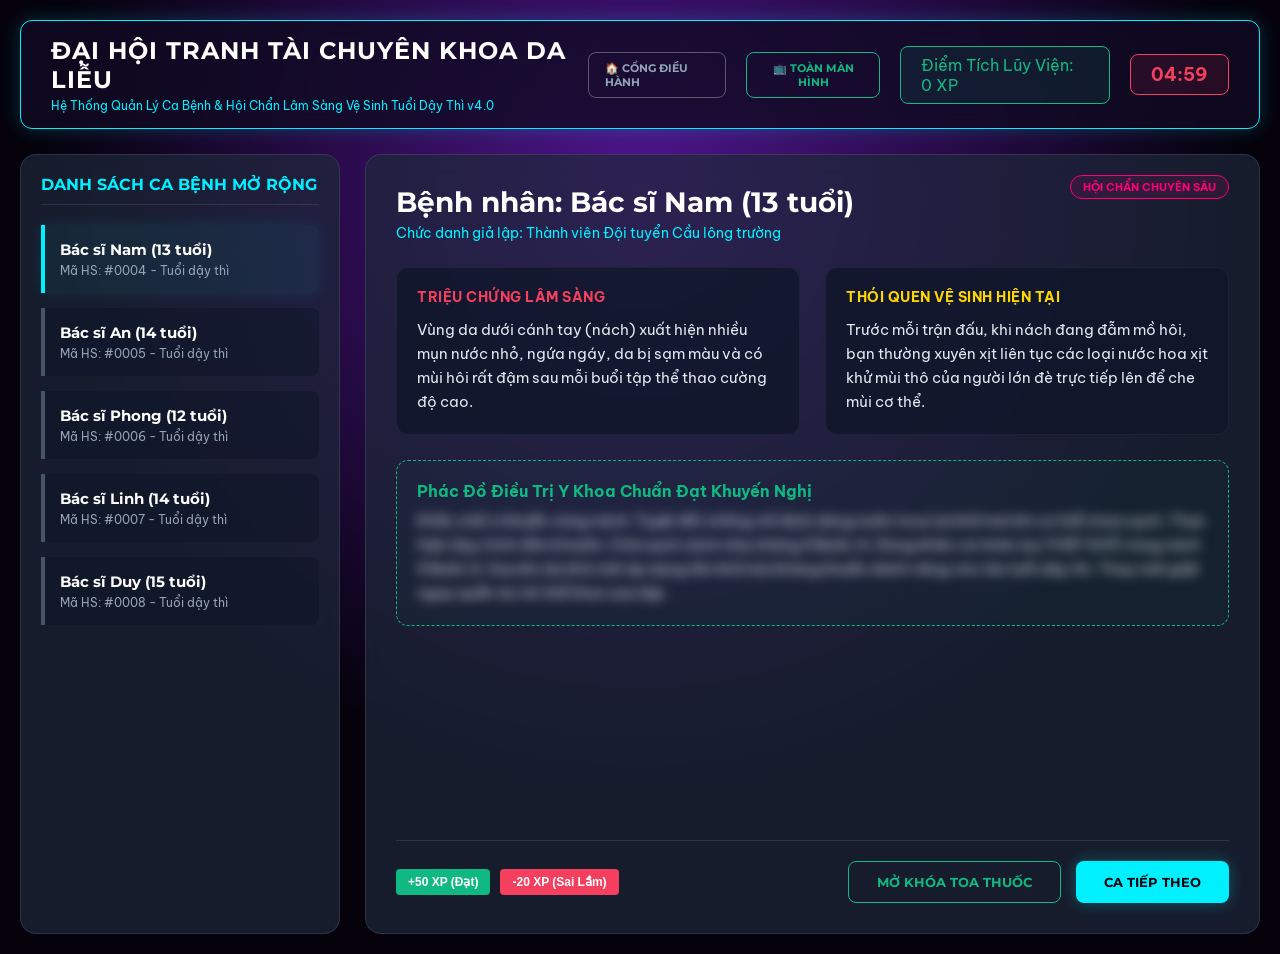
<file: puberty_tiet3.html>
<!DOCTYPE html>
<html lang="vi">
<head>
    <meta charset="UTF-8">
    <meta name="viewport" content="width=device-width, initial-scale=1.0">
    <title>Đại Hội Tranh Tài Chuyên Khoa Da Liễu - Nova Hospital</title>
    <link href="https://fonts.googleapis.com/css2?family=Montserrat:wght@700;800&family=Be+Vietnam+Pro:wght@400;500;700&display=swap" rel="stylesheet">
    <style>
        :root {
            --bg-main: #05020C;
            --bg-nebula: #110A24;
            --bg-panel: rgba(30, 41, 59, 0.7);
            --electric-cyan: #00F0FF;
            --cosmic-pink: #FF007A;
            --neon-mint: #10B981;
            --digital-coral: #F43F5E;
            --nova-gold: #FFD700;
        }

        * {
            box-sizing: border-box;
            margin: 0;
            padding: 0;
        }

        body {
            font-family: 'Be Vietnam Pro', sans-serif;
            background-color: var(--bg-main);
            color: #E2E8F0;
            overflow-x: hidden;
            background-image: radial-gradient(circle at 50% 20%, #4E148C 0%, var(--bg-main) 60%);
            min-height: 100vh;
            padding: 20px;
        }

        h1, h2, h3, .font-tech {
            font-family: 'Montserrat', sans-serif;
            font-weight: 700;
        }

        /* Top Navigation Header */
        .header-terminal {
            display: flex;
            justify-content: space-between;
            align-items: center;
            background: rgba(17, 10, 36, 0.8);
            border: 1px solid var(--electric-cyan);
            border-radius: 12px;
            padding: 15px 30px;
            margin-bottom: 25px;
            backdrop-filter: blur(10px);
            box-shadow: 0 0 20px rgba(0, 240, 255, 0.2);
        }

        .header-title h1 {
            color: #FFF;
            font-size: 24px;
            letter-spacing: 1px;
            text-transform: uppercase;
        }

        .header-title span {
            color: var(--electric-cyan);
            font-size: 12px;
            display: block;
            margin-top: 4px;
        }

        /* Score & Timer HUD */
        .hud-display {
            display: flex;
            gap: 20px;
            align-items: center;
        }

        .timer-box {
            background: rgba(244, 63, 94, 0.1);
            border: 1px solid var(--digital-coral);
            padding: 8px 20px;
            border-radius: 8px;
            color: var(--digital-coral);
            font-size: 18px;
            font-weight: bold;
        }

        .score-board {
            background: rgba(16, 185, 129, 0.1);
            border: 1px solid var(--neon-mint);
            padding: 8px 20px;
            border-radius: 8px;
            color: var(--neon-mint);
            font-size: 16px;
        }

        /* Main Workspace Grid */
        .workspace-grid {
            display: grid;
            grid-template-columns: 320px 1fr;
            gap: 25px;
            height: calc(100vh - 120px);
        }

        /* Sidebar Sidebar List Cases */
        .sidebar-cases {
            background: var(--bg-panel);
            border: 1px solid rgba(255, 255, 255, 0.1);
            border-radius: 16px;
            padding: 20px;
            backdrop-filter: blur(12px);
            display: flex;
            flex-direction: column;
            gap: 15px;
            overflow-y: auto;
        }

        .sidebar-cases h2 {
            font-size: 16px;
            color: var(--electric-cyan);
            text-transform: uppercase;
            border-bottom: 1px solid rgba(255, 255, 255, 0.1);
            padding-bottom: 10px;
            margin-bottom: 5px;
        }

        .case-tab {
            background: rgba(15, 23, 42, 0.6);
            border-left: 4px solid #475569;
            padding: 15px;
            border-radius: 0 8px 8px 0;
            cursor: pointer;
            transition: all 0.3s cubic-bezier(0.4, 0, 0.2, 1);
        }

        .case-tab:hover {
            background: rgba(255, 255, 255, 0.05);
            transform: translateX(5px);
        }

        .case-tab.active {
            background: rgba(0, 240, 255, 0.05);
            border-left-color: var(--electric-cyan);
            box-shadow: 0 0 15px rgba(0, 240, 255, 0.1);
        }

        .case-tab h3 {
            font-size: 15px;
            color: #FFF;
            margin-bottom: 4px;
        }

        .case-tab p {
            font-size: 12px;
            color: #94A3B8;
        }

        /* Center Dashboard Clinical View */
        .clinical-dashboard {
            background: var(--bg-panel);
            border: 1px solid rgba(255, 255, 255, 0.1);
            border-radius: 16px;
            padding: 30px;
            backdrop-filter: blur(12px);
            display: flex;
            flex-direction: column;
            justify-content: space-between;
            position: relative;
        }

        .panel-badge {
            position: absolute;
            top: 20px;
            right: 30px;
            background: rgba(255, 0, 122, 0.1);
            border: 1px solid var(--cosmic-pink);
            color: var(--cosmic-pink);
            padding: 4px 12px;
            border-radius: 20px;
            font-size: 11px;
            text-transform: uppercase;
            font-weight: bold;
        }

        .patient-info {
            margin-bottom: 25px;
        }

        .patient-info h2 {
            font-size: 28px;
            color: #FFF;
            margin-bottom: 5px;
        }

        .patient-info p {
            color: var(--electric-cyan);
            font-size: 14px;
        }

        /* Data Blocks */
        .data-section {
            display: grid;
            grid-template-columns: 1fr 1fr;
            gap: 25px;
            margin-bottom: 25px;
            flex-grow: 1;
        }

        .block-card {
            background: rgba(15, 23, 42, 0.8);
            border: 1px solid rgba(255, 255, 255, 0.05);
            border-radius: 12px;
            padding: 20px;
            position: relative;
        }

        .block-card h4 {
            font-size: 14px;
            color: #94A3B8;
            margin-bottom: 12px;
            text-transform: uppercase;
            letter-spacing: 0.5px;
        }

        .block-card.symptom-card h4 { color: var(--digital-coral); }
        .block-card.habit-card h4 { color: var(--nova-gold); }

        .block-content {
            font-size: 15px;
            line-height: 1.6;
            color: #E2E8F0;
        }

        /* Interaction Panel Prescription */
        .prescription-box {
            background: rgba(16, 185, 129, 0.03);
            border: 1px dashed var(--neon-mint);
            border-radius: 12px;
            padding: 20px;
            margin-top: 15px;
        }

        .prescription-box h4 {
            color: var(--neon-mint);
            margin-bottom: 8px;
        }

        .prescription-blur {
            filter: blur(6px);
            user-select: none;
            pointer-events: none;
            transition: all 0.5s ease;
        }

        .prescription-box.reveal .prescription-blur {
            filter: blur(0);
            user-select: auto;
            pointer-events: auto;
        }

        /* Control Area Bottom Button */
        .control-area {
            display: flex;
            justify-content: space-between;
            align-items: center;
            border-top: 1px solid rgba(255, 255, 255, 0.1);
            padding-top: 20px;
            margin-top: 15px;
        }

        .btn-action {
            font-family: 'Montserrat', sans-serif;
            font-weight: 700;
            padding: 12px 28px;
            border-radius: 8px;
            cursor: pointer;
            border: none;
            transition: all 0.2s ease;
            text-transform: uppercase;
            font-size: 13px;
        }

        .btn-submit {
            background: var(--electric-cyan);
            color: #05020C;
            box-shadow: 0 0 15px rgba(0, 240, 255, 0.3);
        }

        .btn-submit:hover {
            background: #FFF;
            box-shadow: 0 0 25px rgba(255, 255, 255, 0.5);
        }

        .btn-reveal {
            background: transparent;
            border: 1px solid var(--neon-mint);
            color: var(--neon-mint);
        }

        .btn-reveal:hover {
            background: var(--neon-mint);
            color: #FFF;
        }

        /* Interactive Score Buttons for Teacher */
        .grading-panel {
            display: flex;
            gap: 10px;
        }
        .btn-grade {
            padding: 6px 12px;
            border-radius: 4px;
            border: none;
            cursor: pointer;
            font-weight: bold;
            font-size: 12px;
        }
        .btn-plus { background: var(--neon-mint); color: white; }
        .btn-minus { background: var(--digital-coral); color: white; }

        /* Custom Scrollbar */
        ::-webkit-scrollbar { width: 6px; }
        ::-webkit-scrollbar-track { background: transparent; }
        ::-webkit-scrollbar-thumb { background: #334155; border-radius: 10px; }
        ::-webkit-scrollbar-thumb:hover { background: #475569; }
    </style>
</head>
<body>

    <!-- Header Terminal HUD -->
    <div class="header-terminal">
        <div class="header-title">
            <h1>Đại Hội Tranh Tài Chuyên Khoa Da Liễu</h1>
            <span>Hệ Thống Quản Lý Ca Bệnh & Hội Chẩn Lâm Sàng Vệ Sinh Tuổi Dậy Thì v4.0</span>
        </div>
        <div class="hud-display" style="display: flex; align-items: center; gap: 20px;">
            <a href="puberty_portal.html" class="btn-action btn-reveal" style="padding: 8px 16px; font-size: 11px; margin: 0; display: inline-flex; align-items: center; gap: 6px; text-decoration: none; border-color: rgba(255,255,255,0.3); color: #94A3B8;">🏠 CỔNG ĐIỀU HÀNH</a>
            <button class="btn-action btn-reveal" id="fullscreen-toggle" style="padding: 8px 16px; font-size: 11px; margin: 0; display: flex; align-items: center; gap: 6px;">📺 TOÀN MÀN HÌNH</button>
            <div class="score-board">Điểm Tích Lũy Viện: <span id="score-val">0</span> XP</div>
            <div class="timer-box" id="countdown-clock">05:00</div>
        </div>
    </div>

    <!-- Main Workspace Area -->
    <div class="workspace-grid">
        
        <!-- Case List Sidebar -->
        <div class="sidebar-cases" id="cases-list-panel">
            <h2>Danh Sách Ca Bệnh Mở Rộng</h2>
            <!-- Tabs dynamically rendered via Javascript -->
        </div>

        <!-- Dynamic Clinical Viewer Dashboard -->
        <div class="clinical-dashboard" id="clinical-dashboard-viewer">
            <div class="panel-badge">Hội Chẩn Chuyên Sâu</div>
            
            <div class="patient-wrapper">
                <div class="patient-info">
                    <h2 id="view-patient-name">Bác Sĩ Đang Đọc Dữ Liệu...</h2>
                    <p id="view-patient-meta">Khoa Lâm Sàng Kỹ Thuật Số</p>
                </div>

                <div class="data-section">
                    <div class="block-card symptom-card">
                        <h4>Triệu Chứng Lâm Sàng</h4>
                        <div class="block-content" id="view-symptoms">Vui lòng chọn một ca bệnh từ danh sách bên trái để bắt đầu phiên kiểm tra.</div>
                    </div>
                    <div class="block-card habit-card">
                        <h4>Thói Quen Vệ Sinh Hiện Tại</h4>
                        <div class="block-content" id="view-habits">Hệ thống sẵn sàng nạp dữ liệu phân tích thói quen sinh hoạt.</div>
                    </div>
                </div>

                <div class="prescription-box" id="prescription-container">
                    <h4>Phác Đồ Điều Trị Y Khoa Chuẩn Đạt Khuyến Nghị</h4>
                    <div class="block-content prescription-blur" id="view-prescription">
                        Nội dung phác đồ đang được bảo mật. Nhóm cần đưa ra chẩn đoán và báo cáo trước viện trước khi mở khóa kiểm tra.
                    </div>
                </div>
            </div>

            <!-- Control Actions Footer -->
            <div class="control-area">
                <div class="grading-panel">
                    <button class="btn-grade btn-plus" onclick="updateScore(50)">+50 XP (Đạt)</button>
                    <button class="btn-grade btn-minus" onclick="updateScore(-20)">-20 XP (Sai Lầm)</button>
                </div>
                <div style="display: flex; gap: 15px;">
                    <button class="btn-action btn-reveal" onclick="togglePrescriptionReveal()">Mở Khóa Toa Thuốc</button>
                    <button class="btn-action btn-submit" onclick="triggerNextCase()">Ca Tiếp Theo</button>
                </div>
            </div>

        </div>

    </div>

    <script>
        // Data Store containing the 5 expanded medical case sheets
        const clinicalCasesData = [
            {
                id: 4,
                name: "Bệnh nhân: Bác sĩ Nam (13 tuổi)",
                meta: "Chức danh giả lập: Thành viên Đội tuyển Cầu lông trường",
                symptoms: "Vùng da dưới cánh tay (nách) xuất hiện nhiều mụn nước nhỏ, ngứa ngáy, da bị sạm màu và có mùi hôi rất đậm sau mỗi buổi tập thể thao cường độ cao.",
                habits: "Trước mỗi trận đấu, khi nách đang đẫm mồ hôi, bạn thường xuyên xịt liên tục các loại nước hoa xịt khử mùi thô của người lớn đè trực tiếp lên để che mùi cơ thể.",
                prescription: "Khắc chế vi khuẩn vùng nách: Tuyệt đối chống chỉ định dùng nước hoa/xịt khử mùi khi cơ thể chưa sạch. Thực hiện Quy trình tắm 6 bước: Chà sạch nách nhẹ nhàng ở Bước 4; Dùng khăn cá nhân lau THẬT KHÔ vùng nách ở Bước 6. Sau khi da khô mới áp dụng lăn khử mùi kháng khuẩn dành riêng cho lứa tuổi dậy thì. Thay mới giặt ngay quần áo lót thể thao sau tập."
            },
            {
                id: 5,
                name: "Bệnh nhân: Bác sĩ An (14 tuổi)",
                meta: "Chức danh giả lập: Học sinh khối Trung học",
                symptoms: "Da mặt vùng hai bên má, cằm và xung quanh vùng miệng xuất hiện dày đặc các loại mụn đầu đen, mụn cám bít tắc lỗ chân lông và một số nốt mụn mủ sưng đỏ đau nhức.",
                habits: "Đeo một chiếc khẩu trang vải liên tục từ ngày này qua ngày khác khi đi học và đi chơi mà không hề giặt giũ vệ sinh. Mỗi khi thấy mụn nổi lên, bạn thường lấy tay không cạy, nặn trực tiếp ngay tại lớp học.",
                prescription: "Bảo vệ hàng rào biểu bì mặt: Tuyệt đối nghiêm cấm cạy nặn mụn bằng tay chưa sát khuẩn. Thực hiện rửa mặt nhẹ nhàng bằng sữa rửa mặt hoặc xà phòng có độ cân bằng pH lý tưởng 5.5 ở Bước 4. Thay mới khẩu trang y tế/khấu trang vải sạch hàng ngày để triệt tiêu ổ vi khuẩn tích tụ từ hơi thở và khói bụi biểu bì."
            },
            {
                id: 6,
                name: "Bệnh nhân: Bác sĩ Phong (12 tuổi)",
                meta: "Chức danh giả lập: Học sinh đam mê bơi lội",
                symptoms: "Toàn bộ vùng da ở lưng và ngực bị ngứa ngáy râm ran liên tục, bề mặt xuất hiện các sẩn đỏ li ti sưng viêm rải rác xung quanh các nang lông.",
                habits: "Sau khi từ bể bơi công cộng bước lên, bạn chỉ dội nhanh cơ thể dưới vòi nước sạch khoảng 10 giây rồi mặc quần áo đi thẳng về nhà luôn, để đến tối muộn mới tắm kỹ lại bằng xà phòng.",
                prescription: "Xử lý viêm nang lông lưng ngực: Clo hóa chất và vi khuẩn bể bơi lưu giữ lâu ngày phá hủy màng bảo vệ da. Yêu cầu tắm kỹ ngay sau khi bơi xong. Áp dụng chuẩn Bước 4 (Xoa xà phòng pH 5.5 toàn thân); Đặc trị Bước 5 (Tắm tráng thật kỹ các vùng dễ bám bẩn tích tụ vi khuẩn bao gồm Lưng, Ngực, Gáy, Mông). Lau khô hoàn toàn trước khi mặc đồ mới."
            },
            {
                id: 7,
                name: "Bệnh nhân: Bác sĩ Linh (14 tuổi)",
                meta: "Chức danh giả lập: Học sinh khối 8",
                symptoms: "Vùng bẹn da nhạy cảm và nếp gấp sau hai đầu gối bị ngứa rát dữ dội, xuất hiện các mảng da tổn thương mẩn đỏ, tróc vảy mỏng nhẹ.",
                habits: "Thường xuyên mặc quần jeans dày bó sát cơ thể (skinny jeans) liên tục kể cả trong những ngày hè oi bức, nóng nực. Do quần chất liệu dày lười giặt nên thường mặc lại quần jeans cũ 2-3 lần mới đem giặt.",
                prescription: "Điều trị nấm kẽ và nếp gấp da: Vi khuẩn và vi nấm cực kỳ ưa thích độ ẩm cao ở nếp gấp bị b bị bít tắc bởi đồ bó. Áp dụng Bước 4: Vệ sinh vùng kín và vùng bẹn bằng nước sạch (không chà xà phòng thô phá hủy màng pH nhạy cảm). Thay đổi lối sống: Đổi sang mặc quần áo, đồ lót chất liệu cotton co giãn thông thoáng; tuyệt đối không mặc lại quần áo lót/quần jeans cũ của ngày hôm trước."
            },
            {
                id: 8,
                name: "Bệnh nhân: Bác sĩ Duy (15 tuổi)",
                meta: "Chức danh giả lập: Thành viên Đội bóng đá",
                symptoms: "Lòng bàn chân và các khu vực kẽ ngón chân bị bợt trắng da, ẩm ướt, ngứa rát vô cùng dữ dội và bốc mùi hôi thối nồng nặc đặc trưng mỗi khi cởi giày.",
                habits: "Sau mỗi buổi tập luyện đá bóng, bạn thường xuyên tiện tay nhét nguyên đôi tất cũ đẫm mồ hôi vào bên trong giày thể thao, ngày hôm sau lại tiếp tục lôi ra đi tiếp mà không hề giặt sạch.",
                prescription: "Triệt tiêu vi khuẩn mùi hôi chân: Thay đổi thói quen cốt lõi. Áp dụng triệt để Bước 6: Sau khi tắm xong, dùng khăn khô lau thật kỹ lòng bàn chân và từng kẽ ngón chân. Tuyệt đối nghiêm cấm đi lại tất cũ của ngày hôm trước; giặt sạch phơi khô tất sau mỗi lần đeo. Giày thể thao cần được phơi nắng hoặc xịt khuẩn định kỳ để giữ môi trường luôn khô ráo."
            }
        ];

        let currentActiveIndex = 0;
        let scoreXPCounter = 0;
        let timerSecondsTotal = 300; // 5 minutes standard round
        let timerIntervalNode = null;

        // Sound Synthesizer Engine using Web Audio API for Retro Cyber Beeps
        let audioCtx = null;
        function playCyberSound(type) {
            if (!audioCtx) {
                audioCtx = new (window.AudioContext || window.webkitAudioContext)();
            }
            if (audioCtx.state === 'suspended') {
                audioCtx.resume();
            }
            
            const osc = audioCtx.createOscillator();
            const gain = audioCtx.createGain();
            osc.connect(gain);
            gain.connect(audioCtx.destination);
            
            if (type === 'click') {
                osc.type = 'sine'; osc.frequency.setValueAtTime(600, audioCtx.currentTime);
                gain.gain.setValueAtTime(0.1, audioCtx.currentTime); gain.gain.exponentialRampToValueAtTime(0.01, audioCtx.currentTime + 0.1);
                osc.start(); osc.stop(audioCtx.currentTime + 0.1);
            } else if (type === 'success') {
                osc.type = 'triangle'; osc.frequency.setValueAtTime(440, audioCtx.currentTime); osc.frequency.setValueAtTime(880, audioCtx.currentTime + 0.1);
                gain.gain.setValueAtTime(0.1, audioCtx.currentTime); gain.gain.exponentialRampToValueAtTime(0.01, audioCtx.currentTime + 0.3);
                osc.start(); osc.stop(audioCtx.currentTime + 0.3);
            } else if (type === 'reveal') {
                osc.type = 'sawtooth'; osc.frequency.setValueAtTime(1200, audioCtx.currentTime); osc.frequency.linearRampToValueAtTime(400, audioCtx.currentTime + 0.2);
                gain.gain.setValueAtTime(0.08, audioCtx.currentTime); gain.gain.exponentialRampToValueAtTime(0.01, audioCtx.currentTime + 0.2);
                osc.start(); osc.stop(audioCtx.currentTime + 0.2);
            }
        }

        // Initialize App Component Setup
        function initAppDashboard() {
            renderSidebarTabs();
            loadTargetCaseData(0);
            startCountdownEngine();

            const fullscreenBtn = document.getElementById('fullscreen-toggle');
            if (fullscreenBtn) {
                fullscreenBtn.addEventListener('click', () => {
                    if (!document.fullscreenElement) {
                        document.documentElement.requestFullscreen().then(() => {
                            fullscreenBtn.innerText = '📺 THU NHỎ';
                        }).catch(err => {
                            console.warn(`Error attempting to enable full-screen mode: ${err.message}`);
                        });
                    } else {
                        document.exitFullscreen().then(() => {
                            fullscreenBtn.innerText = '📺 TOÀN MÀN HÌNH';
                        });
                    }
                });
            }

            document.addEventListener('fullscreenchange', () => {
                if (fullscreenBtn) {
                    if (document.fullscreenElement) {
                        fullscreenBtn.innerText = '📺 THU NHỎ';
                    } else {
                        fullscreenBtn.innerText = '📺 TOÀN MÀN HÌNH';
                    }
                }
            });
        }

        // Render Sidebar Menu Tabs Component
        function renderSidebarTabs() {
            const container = document.getElementById('cases-list-panel');
            // Keep the header h2, clear the rest
            container.innerHTML = '<h2>Danh Sách Ca Bệnh Mở Rộng</h2>';
            
            clinicalCasesData.forEach((item, index) => {
                const card = document.createElement('div');
                card.className = `case-tab ${index === currentActiveIndex ? 'active' : ''}`;
                card.id = `tab-index-${index}`;
                card.onclick = () => { playCyberSound('click'); loadTargetCaseData(index); };
                
                card.innerHTML = `
                    <h3>${item.name.replace("Bệnh nhân: ", "")}</h3>
                    <p>Mã HS: #000${item.id} - Tuổi dậy thì</p>
                `;
                container.appendChild(card);
            });
        }

        // Load targeted medical records into data blocks viewer
        function loadTargetCaseData(index) {
            currentActiveIndex = index;
            
            // Manage Active Class Highlight Update
            document.querySelectorAll('.case-tab').forEach(el => el.classList.remove('active'));
            const activeTab = document.getElementById(`tab-index-${index}`);
            if (activeTab) activeTab.classList.add('active');

            const item = clinicalCasesData[index];
            document.getElementById('view-patient-name').innerText = item.name;
            document.getElementById('view-patient-meta').innerText = item.meta;
            document.getElementById('view-symptoms').innerText = item.symptoms;
            document.getElementById('view-habits').innerText = item.habits;
            document.getElementById('view-prescription').innerText = item.prescription;

            // Reset Prescription Container State Blur Lock
            document.getElementById('prescription-container').classList.remove('reveal');
        }

        // Toggle state presentation to reveal prescription data
        function togglePrescriptionReveal() {
            playCyberSound('reveal');
            const container = document.getElementById('prescription-container');
            container.classList.toggle('reveal');
        }

        // Sequence pipeline mechanism to next case record file
        function triggerNextCase() {
            playCyberSound('success');
            let nextIndex = currentActiveIndex + 1;
            if (nextIndex >= clinicalCasesData.length) {
                nextIndex = 0; // wrap loop round
            }
            loadTargetCaseData(nextIndex);
        }

        // Interactive Scoreboard Modifier Utility
        function updateScore(amount) {
            scoreXPCounter += amount;
            if (scoreXPCounter < 0) scoreXPCounter = 0;
            document.getElementById('score-val').innerText = scoreXPCounter;
            playCyberSound('success');
        }

        // Clock Engine Loop Logic Component
        function startCountdownEngine() {
            if (timerIntervalNode) clearInterval(timerIntervalNode);
            
            timerIntervalNode = setInterval(() => {
                timerSecondsTotal--;
                if (timerSecondsTotal <= 0) {
                    clearInterval(timerIntervalNode);
                    document.getElementById('countdown-clock').innerText = "HẾT GIỜ";
                    document.getElementById('countdown-clock').style.animation = "blink 1s infinite";
                    return;
                }

                const min = Math.floor(timerSecondsTotal / 60).toString().padStart(2, '0');
                const sec = (timerSecondsTotal % 60).toString().padStart(2, '0');
                document.getElementById('countdown-clock').innerText = `${min}:${sec}`;
            }, 1000);
        }

        // Trigger loading workflow application initialization
        window.onload = initAppDashboard;
    </script>
</body>
</html>
</file>
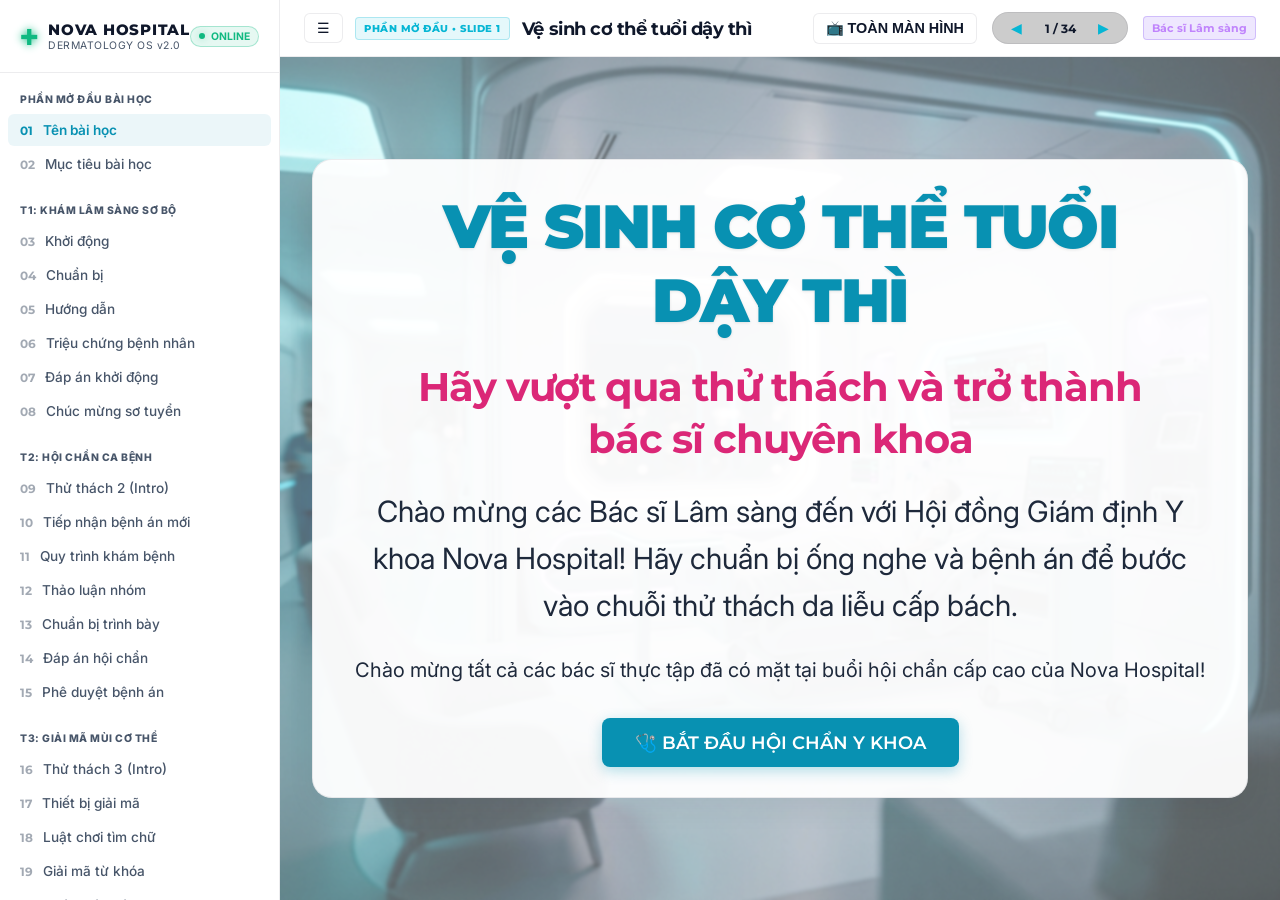
<file: tiet1.html>
<!DOCTYPE html>
<html lang="vi">
<head>
  <meta charset="UTF-8">
  <meta name="viewport" content="width=device-width, initial-scale=1.0">
  <title>NOVA HOSPITAL - PHÒNG KHÁM DA LIỄU ĐIỆN TỬ</title>
  <link rel="preconnect" href="https://fonts.googleapis.com">
  <link rel="preconnect" href="https://fonts.gstatic.com" crossorigin>
  <link href="https://fonts.googleapis.com/css2?family=Inter:wght@300;400;500;600;700;800&family=Montserrat:wght@400;500;600;700;800;900&display=swap" rel="stylesheet">
  <link rel="stylesheet" href="style.css">
</head>
<body>
  <!-- Canvas for Confetti -->
  <canvas id="confetti-canvas"></canvas>

  <!-- main app container -->
  <div class="app-container">
    
    <!-- LEFT SIDEBAR -->
    <aside class="sidebar">
      <div class="sidebar-header">
        <div class="clinic-logo">
          <div class="pulse-cross">✚</div>
          <div class="logo-text">
            <span class="logo-title">NOVA HOSPITAL</span>
            <span class="logo-subtitle">DERMATOLOGY OS v2.0</span>
          </div>
        </div>
        <div class="status-badge">
          <span class="live-dot"></span>
          <span class="live-text">ONLINE</span>
        </div>
      </div>

      <!-- Scrollable Steps Menu (34 Slides Navigator) -->
      <div class="sidebar-menu-scrollable">
        <nav class="sidebar-nav">
          <!-- PHẦN MỞ ĐẦU -->
          <div class="nav-group">
            <span class="nav-group-title">PHẦN MỞ ĐẦU BÀI HỌC</span>
            <ul>
              <li class="nav-item active" data-slide="1">
                <span class="nav-num">01</span> <span class="nav-txt">Tên bài học</span>
              </li>
              <li class="nav-item" data-slide="2">
                <span class="nav-num">02</span> <span class="nav-txt">Mục tiêu bài học</span>
              </li>
            </ul>
          </div>

          <!-- THỬ THÁCH 1 -->
          <div class="nav-group">
            <span class="nav-group-title">T1: KHÁM LÂM SÀNG SƠ BỘ</span>
            <ul>
              <li class="nav-item" data-slide="3">
                <span class="nav-num">03</span> <span class="nav-txt">Khởi động</span>
              </li>
              <li class="nav-item" data-slide="4">
                <span class="nav-num">04</span> <span class="nav-txt">Chuẩn bị</span>
              </li>
              <li class="nav-item" data-slide="5">
                <span class="nav-num">05</span> <span class="nav-txt">Hướng dẫn</span>
              </li>
              <li class="nav-item" data-slide="6">
                <span class="nav-num">06</span> <span class="nav-txt">Triệu chứng bệnh nhân</span>
              </li>
              <li class="nav-item" data-slide="7">
                <span class="nav-num">07</span> <span class="nav-txt">Đáp án khởi động</span>
              </li>
              <li class="nav-item" data-slide="8">
                <span class="nav-num">08</span> <span class="nav-txt">Chúc mừng sơ tuyển</span>
              </li>
            </ul>
          </div>

          <!-- THỬ THÁCH 2 -->
          <div class="nav-group">
            <span class="nav-group-title">T2: HỘI CHẨN CA BỆNH</span>
            <ul>
              <li class="nav-item" data-slide="9">
                <span class="nav-num">09</span> <span class="nav-txt">Thử thách 2 (Intro)</span>
              </li>
              <li class="nav-item" data-slide="10">
                <span class="nav-num">10</span> <span class="nav-txt">Tiếp nhận bệnh án mới</span>
              </li>
              <li class="nav-item" data-slide="11">
                <span class="nav-num">11</span> <span class="nav-txt">Quy trình khám bệnh</span>
              </li>
              <li class="nav-item" data-slide="12">
                <span class="nav-num">12</span> <span class="nav-txt">Thảo luận nhóm</span>
              </li>
              <li class="nav-item" data-slide="13">
                <span class="nav-num">13</span> <span class="nav-txt">Chuẩn bị trình bày</span>
              </li>
              <li class="nav-item" data-slide="14">
                <span class="nav-num">14</span> <span class="nav-txt">Đáp án hội chẩn</span>
              </li>
              <li class="nav-item" data-slide="15">
                <span class="nav-num">15</span> <span class="nav-txt">Phê duyệt bệnh án</span>
              </li>
            </ul>
          </div>

          <!-- THỬ THÁCH 3 -->
          <div class="nav-group">
            <span class="nav-group-title">T3: GIẢI MÃ MÙI CƠ THỂ</span>
            <ul>
              <li class="nav-item" data-slide="16">
                <span class="nav-num">16</span> <span class="nav-txt">Thử thách 3 (Intro)</span>
              </li>
              <li class="nav-item" data-slide="17">
                <span class="nav-num">17</span> <span class="nav-txt">Thiết bị giải mã</span>
              </li>
              <li class="nav-item" data-slide="18">
                <span class="nav-num">18</span> <span class="nav-txt">Luật chơi tìm chữ</span>
              </li>
              <li class="nav-item" data-slide="19">
                <span class="nav-num">19</span> <span class="nav-txt">Giải mã từ khóa</span>
              </li>
              <li class="nav-item" data-slide="20">
                <span class="nav-num">20</span> <span class="nav-txt">3 từ khóa đúng</span>
              </li>
              <li class="nav-item" data-slide="21">
                <span class="nav-num">21</span> <span class="nav-txt">Giải thích cơ chế</span>
              </li>
              <li class="nav-item" data-slide="22">
                <span class="nav-num">22</span> <span class="nav-txt">Chúc mừng</span>
              </li>
            </ul>
          </div>

          <!-- THỬ THÁCH 4 -->
          <div class="nav-group">
            <span class="nav-group-title">T4: KÊ ĐƠN LÀM SẠCH</span>
            <ul>
              <li class="nav-item" data-slide="23">
                <span class="nav-num">23</span> <span class="nav-txt">Thực hành lâm sàng</span>
              </li>
              <li class="nav-item" data-slide="24">
                <span class="nav-num">24</span> <span class="nav-txt">Chuẩn bị kê đơn</span>
              </li>
              <li class="nav-item" data-slide="25">
                <span class="nav-num">25</span> <span class="nav-txt">Quy chế kê đơn</span>
              </li>
              <li class="nav-item" data-slide="26">
                <span class="nav-num">26</span> <span class="nav-txt">Trình duyệt đơn thuốc</span>
              </li>
              <li class="nav-item" data-slide="27">
                <span class="nav-num">27</span> <span class="nav-txt">Đáp án tắm rửa</span>
              </li>
              <li class="nav-item" data-slide="28">
                <span class="nav-num">28</span> <span class="nav-txt">Quy trình làm sạch</span>
              </li>
            </ul>
          </div>

          <!-- THỬ THÁCH CUỐI -->
          <div class="nav-group">
            <span class="nav-group-title">THI SẮC PHONG CHUYÊN KHOA</span>
            <ul>
              <li class="nav-item" data-slide="29">
                <span class="nav-num">29</span> <span class="nav-txt">Nên làm gì để sạch sẽ</span>
              </li>
              <li class="nav-item" data-slide="30">
                <span class="nav-num">30</span> <span class="nav-txt">Chuẩn bị T-Chart</span>
              </li>
              <li class="nav-item" data-slide="31">
                <span class="nav-num">31</span> <span class="nav-txt">Quy chế thi</span>
              </li>
              <li class="nav-item" data-slide="32">
                <span class="nav-num">32</span> <span class="nav-txt">Phân loại Nên/Không nên</span>
              </li>
              <li class="nav-item" data-slide="33">
                <span class="nav-num">33</span> <span class="nav-txt">Nghi thức sắc phong</span>
              </li>
              <li class="nav-item" data-slide="34">
                <span class="nav-num">34</span> <span class="nav-txt">Quy trình tắm đúng cách</span>
              </li>
            </ul>
          </div>
        </nav>
      </div>
    </aside>

    <!-- MAIN APP CONTENT VIEWPORT -->
    <main class="main-content">
      
      <!-- Top header control bar -->
      <header class="top-bar">
        <div class="header-left">
          <button class="control-btn" id="sidebar-toggle" title="Thu gọn / Mở rộng Sidebar">☰</button>
          <span class="phase-badge" id="slide-phase-badge">BÀI GIẢNG Y KHOA</span>
          <h2 class="slide-title" id="slide-title-text">Hành Trình Sắc Phong Bác Sĩ Chuyên Khoa</h2>
        </div>
        
        <div class="header-right" style="display: flex; align-items: center; gap: 15px;">
          <button class="control-btn" id="fullscreen-toggle" title="Toàn màn hình" style="font-weight: 800; display: inline-flex; align-items: center; gap: 6px; cursor: pointer;">📺 TOÀN MÀN HÌNH</button>
          <!-- Slide Navigation Controls -->
          <div class="slide-arrows">
            <button class="arrow-btn" id="prev-slide-btn" title="Slide trước">◀</button>
            <span class="slide-counter" id="slide-counter-text">1 / 34</span>
            <button class="arrow-btn" id="next-slide-btn" title="Slide tiếp theo">▶</button>
          </div>

          <!-- Dynamic status indicator -->
          <div class="role-status">
            <span class="role-badge" id="header-role-badge">Bác sĩ Lâm sàng</span>
          </div>
        </div>
      </header>

      <!-- Slides Viewport -->
      <div class="slides-viewport">

        <!-- ==================== PHẦN MỞ ĐẦU BÀI HỌC ==================== -->
        <!-- Slide 1: Tên bài học -->
        <section class="slide active" id="slide-1">
          <div class="slide-layout flex-center-col text-center">
            <div class="slide-frame">
              <h1 class="main-title">Vệ sinh cơ thể tuổi dậy thì</h1>
              <h2 class="sub-title">Hãy vượt qua thử thách và trở thành bác sĩ chuyên khoa</h2>
              <div class="content-text" style="max-width: 900px; margin: 0 auto;">
                Chào mừng các Bác sĩ Lâm sàng đến với Hội đồng Giám định Y khoa Nova Hospital! 
                Hãy chuẩn bị ống nghe và bệnh án để bước vào chuỗi thử thách da liễu cấp bách.
              </div>
              <div class="content-text" style="font-size: 15pt !important; color: #475569; margin-top: 1.5rem;">
                Chào mừng tất cả các bác sĩ thực tập đã có mặt tại buổi hội chẩn cấp cao của Nova Hospital!
              </div>
              <div style="margin-top: 2rem;">
                <button class="btn btn-cyan btn-lg" onclick="navigateToSlide(2)">🩺 BẮT ĐẦU HỘI CHẨN Y KHOA</button>
              </div>
            </div>
          </div>
        </section>

        <!-- Slide 2: Mục tiêu bài học -->
        <section class="slide" id="slide-2">
          <div class="slide-layout flex-center-col text-center">
            <div class="slide-frame">
              <h1 class="main-title">Mục tiêu cần đạt</h1>
              <div class="content-text" style="max-width: 900px; text-align: left; margin: 2rem auto 0 auto; display: flex; flex-direction: column; gap: 20px;">
                <div>- 🎯 <strong>Kiến thức:</strong> Giải mã được cơ chế sinh mùi và mụn do hoóc-môn tuổi dậy thì.</div>
                <div>- 🎯 <strong>Kỹ năng:</strong> Khám, chẩn đoán ca bệnh và kê đơn quy trình làm sạch định lượng chuẩn y khoa.</div>
                <div>- 🎯 <strong>Thái độ:</strong> Chủ động, tự tin chăm sóc cơ thể sạch sẽ, thơm tho và xóa bỏ ngại ngùng.</div>
              </div>
              <div style="margin-top: 3rem;">
                <button class="btn btn-cyan btn-lg" onclick="navigateToSlide(3)">TIẾN VÀO THỬ THÁCH 1 ▶</button>
              </div>
            </div>
          </div>
        </section>

        <!-- ==================== THỬ THÁCH 1: KHÁM LÂM SÀNG SƠ BỘ ==================== -->
        <!-- Slide 3: Tên hoạt động Khởi động -->
        <section class="slide" id="slide-3">
          <div class="slide-layout flex-center-col text-center">
            <div class="slide-frame">
              <h1 class="main-title">Khởi động</h1>
              <h2 class="sub-title">Cấp độ: Bác sĩ Thực tập</h2>
              <div class="content-text" style="max-width: 800px; margin: 0 auto;">
                - <strong>Nhiệm vụ:</strong> Tìm ra nguyên nhân khiến bệnh nhân gặp các triệu chứng bất thường.
              </div>

              <!-- Emergency Zone Siren and Doctor Image -->
              <div class="emergency-zone">
                <div class="emergency-light-container">
                  <div class="emergency-siren">🚨</div>
                </div>
                <img src="symptom_doctor.png" alt="Doctor" style="width: 140px; height: 140px; object-fit: contain; border-radius: 12px;">
                <div class="emergency-light-container">
                  <div class="emergency-siren">🚨</div>
                </div>
              </div>

              <div style="margin-top: 3rem;">
                <button class="btn btn-cyan btn-lg" onclick="navigateToSlide(4)">TIẾP NHẬN BỆNH ÁN ▶</button>
              </div>
            </div>
          </div>
        </section>

        <!-- Slide 4: Khởi động — Chuẩn bị -->
        <section class="slide" id="slide-4">
          <div class="slide-layout flex-center-col text-center">
            <div class="slide-frame">
              <h1 class="main-title">CHUẨN BỊ</h1>
              <h2 class="sub-title">Sẵn sàng kíp trực</h2>
              <div class="content-text" style="max-width: 900px; text-align: left; margin: 2rem auto 0 auto; display: flex; flex-direction: column; gap: 20px;">
                <div>- 👥 Chia nhóm 4 học sinh (kíp trực lâm sàng).</div>
                <div>- 📖 Chuẩn bị đọc hồ sơ bệnh án trên màn hình.</div>
              </div>
              <div style="margin-top: 3rem;">
                <button class="btn btn-cyan btn-lg" onclick="navigateToSlide(5)">XEM HƯỚNG DẪN ▶</button>
              </div>
            </div>
          </div>
        </section>

        <!-- Slide 5: Khởi động — Hướng dẫn & Yêu cầu -->
        <section class="slide" id="slide-5">
          <div class="slide-layout flex-center-col text-center">
            <div class="slide-frame">
              <h1 class="main-title">HƯỚNG DẪN</h1>
              <h2 class="sub-title">Nhiệm vụ cho bác sĩ</h2>
              <div class="content-text" style="max-width: 900px; text-align: left; margin: 2rem auto 0 auto; display: flex; flex-direction: column; gap: 20px;">
                <div>- 💡 Đọc bệnh án và tìm ra nguyên nhân bệnh nhân có các triệu chứng đó.</div>
                <div>- 🙋 Giơ tay lên bảng chỉ ra nguyên nhân phát sinh triệu chứng.</div>
              </div>
              <div style="margin-top: 3rem;">
                <button class="btn btn-cyan btn-lg" onclick="navigateToSlide(6)">XEM HỒ SƠ BỆNH ÁN ▶</button>
              </div>
            </div>
          </div>
        </section>

        <!-- Slide 6: Khởi động — Câu hỏi điều hướng (Dossiers displayed here) -->
        <section class="slide" id="slide-6">
          <div class="slide-layout flex-center-col text-center" style="justify-content: flex-start; padding-top: 1rem;">
            <div class="slide-frame" style="max-width: 1100px;">
              <h1 class="main-title" style="margin-bottom: 0.25rem !important; font-size: 24pt !important;">TÌM NGUYÊN NHÂN GÂY RA CÁC TRIỆU CHỨNG BẤT THƯỜNG CỦA BỆNH NHÂN</h1>
              <h2 class="sub-title" style="margin-bottom: 0.75rem !important;">Hồ sơ bệnh án trên màn hình</h2>
              
              <div style="display: flex; gap: 15px; justify-content: center; width: 100%; flex-wrap: wrap; margin-top: 1rem;">
                <!-- Bệnh nhân Su -->
                <div class="patient-folder" style="width: 320px !important; cursor: default;">
                  <img src="symptom_acne.png" class="patient-img" alt="Su Acne">
                  <h3 style="color: #0891B2; margin-top: 5px; font-size: 18pt;">Bạn SU</h3>
                  <div style="text-align: left; font-size: 13pt; margin-top: 10px; line-height: 1.4;">
                    <span class="badge-red" style="padding: 1px 6px; border-radius: 4px; font-size: 0.75rem; font-weight: 700;">MỤN SƯNG ĐỎ</span>
                    <div style="margin-top: 8px;">- <strong>Triệu chứng:</strong> Da mặt đổ nhiều dầu, xuất hiện nhiều nốt mụn đỏ sưng tấy trên trán.</div>
                    <div style="margin-top: 8px; color: #BE123C;">- <strong>Thói quen:</strong> Thường xuyên dùng tay bẩn sờ lên mặt, tự ý cạy và nặn mụn.</div>
                  </div>
                </div>

                <!-- Bệnh nhân Nam -->
                <div class="patient-folder" style="width: 320px !important; cursor: default;">
                  <img src="symptom_sweat.png" class="patient-img" alt="Nam Sweat">
                  <h3 style="color: #DB2777; margin-top: 5px; font-size: 18pt;">Bạn NAM</h3>
                  <div style="text-align: left; font-size: 13pt; margin-top: 10px; line-height: 1.4;">
                    <span class="badge-amber" style="padding: 1px 6px; border-radius: 4px; font-size: 0.75rem; font-weight: 700;">MÙI CHUA NÁCH</span>
                    <div style="margin-top: 8px;">- <strong>Triệu chứng:</strong> Vùng dưới cánh tay tiết nhiều mồ hôi và phát ra mùi chua nồng, khó chịu.</div>
                    <div style="margin-top: 8px; color: #B45309;">- <strong>Thói quen:</strong> Đá bóng xong không tắm ngay, chỉ lau qua người, mặc nguyên quần áo đẫm mồ hôi đi ngủ.</div>
                  </div>
                </div>

                <!-- Bệnh nhân Kem -->
                <div class="patient-folder" style="width: 320px !important; cursor: default;">
                  <img src="symptom_dental.png" class="patient-img" alt="Kem Dental">
                  <h3 style="color: #8B5CF6; margin-top: 5px; font-size: 18pt;">Bạn KEM</h3>
                  <div style="text-align: left; font-size: 13pt; margin-top: 10px; line-height: 1.4;">
                    <span class="badge-pink" style="padding: 1px 6px; border-radius: 4px; font-size: 0.75rem; font-weight: 700;">HÔI MIỆNG</span>
                    <div style="margin-top: 8px;">- <strong>Triệu chứng:</strong> Hơi thở bị hôi, có mùi khó chịu dù vẫn đánh răng hàng ngày.</div>
                    <div style="margin-top: 8px; color: #BE185D;">- <strong>Thói quen:</strong> Hay ăn đồ ngọt buổi tối, thường xuyên quên đánh răng, không cạo lưỡi và không súc miệng sau ăn ngọt.</div>
                  </div>
                </div>
              </div>

              <div style="margin-top: 2rem;">
                <button class="btn btn-cyan btn-lg" onclick="navigateToSlide(7)">ĐỐI CHIẾU LÂM SÀNG ▶</button>
              </div>
            </div>
          </div>
        </section>

        <!-- Slide 7: Khởi động — Đáp án -->
        <section class="slide" id="slide-7">
          <div class="slide-layout flex-center-col text-center" style="justify-content: flex-start; padding-top: 1rem;">
            <div class="slide-frame" style="max-width: 1100px;">
              <h1 class="main-title" style="margin-bottom: 0.25rem !important;">KẾT QUẢ ĐỐI CHIẾU LÂM SÀNG</h1>
              <h2 class="sub-title" style="margin-bottom: 0.75rem !important;">Nguyên nhân thực tế từ thói quen</h2>
              <p class="content-text" style="margin-bottom: 1rem; font-size: 16pt !important;">- 👉 <strong>Tương tác:</strong> Click mở từng hồ sơ dưới đây để xem chẩn đoán chi tiết sau khi học sinh trình bày</p>
              
              <div class="patient-folders">
                <!-- Su Diagnosis -->
                <div class="patient-folder" onclick="toggleFolder(this)" style="width: 320px !important;">
                  <img src="symptom_acne.png" class="patient-img" alt="Su">
                  <h3 style="color: #0891B2; margin-top: 5px; font-size: 16pt;">Bệnh nhân SU</h3>
                  <div class="patient-folder-content" style="font-size: 13pt; line-height: 1.4;">
                    - <strong>Chẩn đoán y khoa:</strong> Hoóc-môn tuổi dậy thì kích thích tuyến bã nhờn hoạt động mạnh gây thừa dầu, tắc lỗ chân lông. Việc dùng tay bẩn cạy mụn khiến vi khuẩn tấn công gây sưng viêm.
                  </div>
                </div>

                <!-- Nam Diagnosis -->
                <div class="patient-folder" onclick="toggleFolder(this)" style="width: 320px !important;">
                  <img src="symptom_sweat.png" class="patient-img" alt="Nam">
                  <h3 style="color: #DB2777; margin-top: 5px; font-size: 16pt;">Bệnh nhân NAM</h3>
                  <div class="patient-folder-content" style="font-size: 13pt; line-height: 1.4;">
                    - <strong>Chẩn đoán y khoa:</strong> Hoóc-môn tuổi dậy thì kích hoạt tuyến mồ hôi đặc (apocrine) tiết ra protein và chất béo. Các chất tiết này bị vi khuẩn trên da phát triển phân hủy, dẫn đến mùi hôi chua.
                  </div>
                </div>

                <!-- Kem Diagnosis -->
                <div class="patient-folder" onclick="toggleFolder(this)" style="width: 320px !important;">
                  <img src="symptom_dental.png" class="patient-img" alt="Kem">
                  <h3 style="color: #8B5CF6; margin-top: 5px; font-size: 16pt;">Bệnh nhân KEM</h3>
                  <div class="patient-folder-content" style="font-size: 13pt; line-height: 1.4;">
                    - <strong>Chẩn đoán y khoa:</strong> Thức ăn thừa và đường từ đồ ngọt tù đọng trong khoang miệng, kẽ răng và bề mặt lưỡi tạo môi trường lý tưởng cho vi khuẩn phát triển, phân hủy hữu cơ và sinh ra mùi hôi.
                  </div>
                </div>
              </div>

              <div style="margin-top: 2rem;">
                <button class="btn btn-cyan btn-lg" onclick="navigateToSlide(8)">XÁC NHẬN KẾT QUẢ ▶</button>
              </div>
            </div>
          </div>
        </section>

        <!-- Slide 8: Khởi động — Tổng kết & Chúc mừng -->
        <section class="slide" id="slide-8">
          <div class="slide-layout flex-center-col text-center">
            <div class="slide-frame">
              <h1 class="main-title">CHÚC MỪNG: VƯỢT QUA VÒNG SƠ TUYỂN!</h1>
              <h2 class="sub-title">Kết luận của Viện trưởng</h2>
              <div class="content-text" style="max-width: 900px; margin: 0 auto; text-align: left;">
                <span style="font-size: 4rem; display: block; margin-bottom: 1rem; text-align: center;">🎉</span>
                <div style="text-align: center; font-weight: bold; margin-bottom: 1rem;">Chúc mừng các bác sĩ đã nhận diện chính xác hành vi lỗi!</div>
                <div>- <strong>Tổng kết:</strong> Các triệu chứng mụn hay mùi hôi đều xuất phát trực tiếp từ những thói quen sinh hoạt chưa khoa học của các bạn khi bước vào lứa tuổi này.</div>
              </div>
              <div style="margin-top: 3rem;">
                <button class="btn btn-cyan btn-lg" onclick="navigateToSlide(9)">TIẾN VÀO THỬ THÁCH 2 ▶</button>
              </div>
            </div>
          </div>
        </section>

        <!-- ==================== HOẠT ĐỘNG 1: HỘI CHẨN CA BỆNH ==================== -->
        <!-- Slide 9: Tên Hoạt động 1 (Welcome Interns to Residents) -->
        <section class="slide" id="slide-9">
          <div class="slide-layout flex-center-col text-center">
            <div class="slide-frame">
              <h1 class="main-title">THỬ THÁCH 2: HỘI CHẨN CHUYÊN SÂU</h1>
              <h2 class="sub-title">Chào mừng các bác sĩ nội trú</h2>
              <div class="content-text" style="max-width: 850px; margin: 0 auto; line-height: 1.8;">
                Chào mừng các bạn đã được thăng cấp lên Bác sĩ Nội trú!<br>
                Thử thách thứ 2 yêu cầu chúng ta hội chẩn chuyên sâu để truy tìm thủ phạm thực sự bên trong cơ thể.
              </div>
              <div style="margin-top: 3rem;">
                <button class="btn btn-cyan btn-lg" onclick="navigateToSlide(10)">TIẾP NHẬN HỒ SƠ BỆNH ÁN ▶</button>
              </div>
            </div>
          </div>
        </section>

        <!-- Slide 10: Hoạt động 1 — Chuẩn bị (Tích hợp 5 hồ sơ bệnh án để chọn và bốc thăm) -->
        <section class="slide" id="slide-10">
          <div class="slide-layout flex-center-col text-center" style="justify-content: flex-start; padding-top: 0.5rem;">
            <div class="slide-frame" style="max-width: 1100px;">
              <h1 class="main-title" style="margin-bottom: 0.25rem !important;">TIẾP NHẬN HỒ SƠ BỆNH ÁN MỚI</h1>
              <h2 class="sub-title" style="margin-bottom: 0.5rem !important;">Hồ sơ bệnh nhân lâm sàng (Nova Hospital)</h2>
              
              <div class="content-text" style="text-align: left; max-width: 900px; margin: 0 auto 1.5rem auto; font-size: 16pt !important;">
                - 👥 <strong>Chuẩn bị:</strong> Chia nhóm 4 kíp trực.
                - 📖 Đọc hồ sơ bệnh án trên màn hình.
                - 🎲 Click chọn các thẻ bên dưới hoặc bấm nút "BỐC THĂM BỆNH ÁN NGẪU NHIÊN" để kíp trực nhận ca bệnh.
              </div>

              <!-- Case Shuffler Container -->
              <div class="shuffle-container">
                <div class="shuffle-cards-row" id="shuffler-cards-row">
                  <!-- Minh -->
                  <div class="shuffle-card" id="sh-card-minh" onclick="selectHospitalPatient('minh')">
                    <span style="font-size: 24pt;">👦</span>
                    <strong style="margin-top: 10px;">Bạn Minh</strong>
                  </div>
                  <!-- Nhi -->
                  <div class="shuffle-card" id="sh-card-nhi" onclick="selectHospitalPatient('nhi')">
                    <span style="font-size: 24pt;">👧</span>
                    <strong style="margin-top: 10px;">Bạn Nhi</strong>
                  </div>
                  <!-- An -->
                  <div class="shuffle-card" id="sh-card-an" onclick="selectHospitalPatient('an')">
                    <span style="font-size: 24pt;">👦</span>
                    <strong style="margin-top: 10px;">Bạn An</strong>
                  </div>
                  <!-- Linh -->
                  <div class="shuffle-card" id="sh-card-linh" onclick="selectHospitalPatient('linh')">
                    <span style="font-size: 24pt;">👧</span>
                    <strong style="margin-top: 10px;">Bạn Linh</strong>
                  </div>
                  <!-- Ninh -->
                  <div class="shuffle-card" id="sh-card-ninh" onclick="selectHospitalPatient('ninh')">
                    <span style="font-size: 24pt;">👦</span>
                    <strong style="margin-top: 10px;">Bạn Ninh</strong>
                  </div>
                </div>

                <div style="display: flex; gap: 15px; margin-top: 0.5rem; justify-content: center;">
                  <button class="btn btn-cyan" id="start-shuffle-btn" onclick="startCaseShuffler()">🎲 BỐC THĂM BỆNH ÁN NGẪU NHIÊN</button>
                </div>

                <!-- Patient info details card (No mechanism details!) -->
                <div id="hospital-patient-details-box" style="width: 100%; text-align: left; padding: 15px; min-height: 180px; line-height: 1.5; font-size: 14pt; border: 1px solid rgba(0,0,0,0.08); border-radius: 12px; margin-top: 1rem; background: #FFF;">
                  <div id="shuffler-placeholder" style="text-align: center; color: #94A3B8; padding-top: 30px;">
                    🔍 Click chọn một thẻ bệnh nhân ở trên hoặc bấm nút Bốc thăm để xem hồ sơ lâm sàng chi tiết.
                  </div>
                  <div id="shuffler-patient-detail" class="hidden">
                    <h3 id="detail-patient-name" style="color: #0891B2; margin-bottom: 10px; font-size: 18pt;">Hồ sơ bệnh nhân</h3>
                    <p id="detail-patient-symptoms">🔴 <strong>Triệu chứng lâm sàng:</strong> ...</p>
                    <p id="detail-patient-habits" style="margin-top: 8px;">⚠️ <strong>Thói quen sinh hoạt chưa đúng:</strong> ...</p>
                  </div>
                </div>
              </div>

              <div style="margin-top: 1.5rem;">
                <button class="btn btn-cyan btn-lg" onclick="navigateToSlide(11)">XEM QUY TRÌNH HỘI CHẨN ▶</button>
              </div>
            </div>
          </div>
        </section>

        <!-- Slide 11: Hoạt động 1 — Quy trình khám bệnh (5-min timer) -->
        <section class="slide" id="slide-11">
          <div class="slide-layout flex-center-col text-center">
            <div class="slide-frame">
              <div style="text-align: center; margin-bottom: 1.5rem;">
                <span class="main-title" style="font-size: 32pt !important; display: inline-block;">QUY TRÌNH KHÁM BỆNH</span>
                <span class="sub-title" style="font-size: 20pt !important; display: inline-block; margin-left: 15px;">- Yêu cầu thực hiện cho kíp trực</span>
              </div>
              
              <div class="content-text" style="max-width: 950px; text-align: left; margin: 0 auto; display: flex; flex-direction: column; gap: 12px; font-size: 16pt !important;">
                <div>- <strong>Bước 1:</strong> Nhóm chọn 1 bệnh án bất kỳ trong 5 hồ sơ.</div>
                <div>- <strong>Bước 2:</strong> Đọc kỹ, dùng bút khoanh tròn các thói quen chưa hợp lý trên phiếu học tập.</div>
                <div>- <strong>Bước 3:</strong> Thảo luận, tìm ra nguyên nhân sâu xa và cơ chế khoa học của ca bệnh đó.</div>
                <div style="color: #BE185D; font-weight: bold; border-top: 1px dashed rgba(0,0,0,0.08); padding-top: 8px; margin-top: 5px;">
                  - ❓ <strong>Câu hỏi thách thức:</strong> Lý do sâu xa nào bên trong cơ thể đã kích thích, làm bùng phát các triệu chứng da đổ dầu, mụn trứng cá và mồ hôi chua nồng ở lứa tuổi này?
                </div>
              </div>

              <!-- 5 Minutes Timer -->
              <div class="slide-timer-container" id="timer-container-11">
                <div class="slide-timer-display" id="timer-display-11">05:00</div>
                <div style="display: flex; gap: 6px; justify-content: center; margin-top: 8px;">
                  <button class="btn btn-cyan btn-sm" onclick="startSlideTimer(11, 300)">▶ Bắt đầu</button>
                  <button class="btn btn-surface btn-sm" onclick="pauseSlideTimer(11)">⏸ Tạm dừng</button>
                  <button class="btn btn-surface btn-sm" onclick="resetSlideTimer(11, 300)">🔄 Đặt lại</button>
                </div>
              </div>

              <div style="margin-top: 1.5rem;">
                <button class="btn btn-cyan btn-lg" onclick="navigateToSlide(12)">THẢO LUẬN NHÓM ▶</button>
              </div>
            </div>
          </div>
        </section>

        <!-- Slide 12: Thảo luận nhóm và chuẩn bị trình bày (2-min timer) -->
        <section class="slide" id="slide-12">
          <div class="slide-layout flex-center-col text-center">
            <div class="slide-frame">
              <h1 class="main-title">THẢO LUẬN NHÓM VÀ CHUẨN BỊ TRÌNH BÀY</h1>
              <h2 class="sub-title">Đồng hồ thảo luận</h2>
              
              <div class="content-text" style="max-width: 900px; text-align: left; margin: 0 auto; display: flex; flex-direction: column; gap: 20px;">
                <div>- 🧠 Tiến hành thảo luận nhóm nhanh trong kíp trực.</div>
                <div>- 📝 Ghi chép câu trả lời và chuẩn bị nội dung báo cáo theo mẫu.</div>
              </div>

              <!-- 2 Minutes Timer -->
              <div class="slide-timer-container" id="timer-container-12">
                <div class="slide-timer-display" id="timer-display-12">02:00</div>
                <div style="display: flex; gap: 6px; justify-content: center; margin-top: 8px;">
                  <button class="btn btn-cyan btn-sm" onclick="startSlideTimer(12, 120)">▶ Bắt đầu</button>
                  <button class="btn btn-surface btn-sm" onclick="pauseSlideTimer(12)">⏸ Tạm dừng</button>
                  <button class="btn btn-surface btn-sm" onclick="resetSlideTimer(12, 120)">🔄 Đặt lại</button>
                </div>
              </div>

              <div style="margin-top: 2rem;">
                <button class="btn btn-cyan btn-lg" onclick="navigateToSlide(13)">CHUẨN BỊ BÁO CÁO ▶</button>
              </div>
            </div>
          </div>
        </section>

        <!-- Slide 13: Hoạt động 1 — Chuẩn bị trình bày (2-min timer) -->
        <section class="slide" id="slide-13">
          <div class="slide-layout flex-center-col text-center">
            <div class="slide-frame">
              <h1 class="main-title">Chuẩn bị trình bày</h1>
              <h2 class="sub-title">Thảo luận nhóm và chuẩn bị trình bày</h2>
              
              <div class="content-text" style="max-width: 900px; margin: 0 auto; background: rgba(255, 255, 255, 0.9); padding: 25px; border-radius: 12px; border: 1px solid rgba(0,0,0,0.08); line-height: 1.6; text-align: left; font-size: 14pt !important;">
                <strong style="color: #0891B2; display: block; margin-bottom: 8px; font-size: 18pt !important; text-align: center;">Mẫu câu báo cáo chuyên nghiệp:</strong>
                <div>- "Nhóm em chọn bệnh án của bạn..."</div>
                <div>- "Bệnh nhân có triệu chứng là..."</div>
                <div>- "Thói quen sinh hoạt chưa đúng là..."</div>
                <div>- "Nhóm em dự đoán lý do sâu xa gây ra triệu chứng là..."</div>
              </div>

              <!-- 2 Minutes Timer -->
              <div class="slide-timer-container" id="timer-container-13">
                <div class="slide-timer-display" id="timer-display-13">02:00</div>
                <div style="display: flex; gap: 6px; justify-content: center; margin-top: 8px;">
                  <button class="btn btn-cyan btn-sm" onclick="startSlideTimer(13, 120)">▶ Bắt đầu</button>
                  <button class="btn btn-surface btn-sm" onclick="pauseSlideTimer(13)">⏸ Tạm dừng</button>
                  <button class="btn btn-surface btn-sm" onclick="resetSlideTimer(13, 120)">🔄 Đặt lại</button>
                </div>
              </div>

              <div style="margin-top: 1.5rem;">
                <button class="btn btn-cyan btn-lg" onclick="navigateToSlide(14)">LẬT MỞ ĐÁP ÁN ▶</button>
              </div>
            </div>
          </div>
        </section>

        <!-- Slide 14: Hoạt động 1 — Đáp án -->
        <section class="slide" id="slide-14">
          <div class="slide-layout flex-center-col text-center">
            <div class="slide-frame">
              <h1 class="main-title">HỒ SƠ LẬT MỞ: ĐÁP ÁN Y KHOA</h1>
              <h2 class="sub-title">Thủ phạm giấu mặt lộ diện</h2>
              <p class="content-text" style="font-size: 16pt !important;">- 🔒 Tương tác: Hãy click vào ô bảo mật bên dưới để giải mã thủ phạm</p>
              
              <div class="secret-reveal-box" onclick="toggleSecretBox(this)">
                <div class="secret-reveal-text" id="slide-14-secret-text">🔒 CLICK ĐỂ GIẢI MÃ THỦ PHẠM GIẤU MẶT</div>
              </div>

              <div style="margin-top: 3rem;">
                <button class="btn btn-cyan btn-lg" onclick="navigateToSlide(15)">TỔNG KẾT HỘI CHẨN ▶</button>
              </div>
            </div>
          </div>
        </section>

        <!-- Slide 15: Hoạt động 1 — Tổng kết & Chúc mừng (Phê duyệt đóng dấu) -->
        <section class="slide" id="slide-15">
          <div class="slide-layout flex-center-col text-center">
            <div class="slide-frame" id="slide-15-frame" style="min-height: 480px; position: relative;">
              <h1 class="main-title">XUẤT SẮC: KÍP TRỰC HOÀN THÀNH NHIỆM VỤ!</h1>
              <h2 class="sub-title">Tổng kết từ Hội đồng Giám định</h2>
              <div class="content-text" style="max-width: 950px; margin: 0 auto; text-align: left;">
                <span style="font-size: 4rem; display: block; margin-bottom: 1rem; text-align: center;">🎉</span>
                <div style="text-align: center; font-weight: bold; margin-bottom: 1rem;">Chúc mừng các nhóm đã chẩn đoán đúng bệnh lý nền!</div>
                <div>- <strong>Tổng kết:</strong> Sự thay đổi hoóc-môn tuổi dậy thì bên trong kết hợp với các thói quen sinh hoạt chưa đúng bên ngoài chính là nguyên nhân kép gây ra mùi và mụn.</div>
              </div>

              <!-- Approved Stamp -->
              <div class="cert-stamp" id="approved-stamp-el">ĐÃ PHÊ DUYỆT</div>

              <div style="margin-top: 3rem; display: flex; gap: 15px; justify-content: center;">
                <button class="btn btn-cyan btn-lg" id="stamp-btn" onclick="applyApprovedStamp()">🩺 PHÊ DUYỆT HỘI CHẨN</button>
                <button class="btn btn-surface btn-lg" onclick="navigateToSlide(16)">TIẾN VÀO THỬ THÁCH 3 ▶</button>
              </div>
            </div>
          </div>
        </section>

        <!-- ==================== HOẠT ĐỘNG 2: GIẢI MÃ MÙI CƠ THỂ ==================== -->
        <!-- Slide 16: Tên Hoạt động 2 -->
        <section class="slide" id="slide-16">
          <div class="slide-layout flex-center-col text-center">
            <div class="slide-frame">
              <h1 class="main-title">THỬ THÁCH 3: PHÒNG THÍ NGHIỆM SINH HỌC</h1>
              <h2 class="sub-title">Cấp độ: Bác sĩ chính</h2>
              <div class="content-text" style="max-width: 850px; margin: 0 auto;">
                - <strong>Nhiệm vụ:</strong> Tìm ra 3 yếu tố cốt lõi khiến cơ thể tuổi dậy thì dễ có mùi khó chịu.
              </div>
              <div style="margin-top: 3rem;">
                <button class="btn btn-cyan btn-lg" onclick="navigateToSlide(17)">BẮT ĐẦU GIẢI MÃ ▶</button>
              </div>
            </div>
          </div>
        </section>

        <!-- Slide 17: Hoạt động 2 — Chuẩn bị -->
        <section class="slide" id="slide-17">
          <div class="slide-layout flex-center-col text-center">
            <div class="slide-frame">
              <h1 class="main-title">KÍCH HOẠT THIẾT BỊ GIẢI MÃ</h1>
              <h2 class="sub-title">Chuẩn bị giấy nháp</h2>
              <div class="content-text" style="max-width: 900px; text-align: left; margin: 0 auto; display: flex; flex-direction: column; gap: 20px;">
                <div>- 📝 Các nhóm chuẩn bị sẵn giấy nháp và bút để ghi lại các gợi ý chữ cái từ giáo viên.</div>
                <div>- 🔔 Tập trung cao độ để giành quyền bấm chuông trả lời từ khóa.</div>
              </div>
              <div style="margin-top: 3rem;">
                <button class="btn btn-cyan btn-lg" onclick="navigateToSlide(18)">LUẬT CHƠI CHI TIẾT ▶</button>
              </div>
            </div>
          </div>
        </section>

        <!-- Slide 18: Hoạt động 2 — Hướng dẫn & Yêu cầu -->
        <section class="slide" id="slide-18">
          <div class="slide-layout flex-center-col text-center">
            <div class="slide-frame">
              <h1 class="main-title">LUẬT CHƠI: ĐỌC GỢI Ý - TÌM CHỮ CÁI</h1>
              <h2 class="sub-title">Quy chế tính điểm cho kíp trực</h2>
              <div class="content-text" style="max-width: 900px; text-align: left; margin: 0 auto; display: flex; flex-direction: column; gap: 20px;">
                <div>- 👉 <strong>Yêu cầu:</strong> Thảo luận nhóm thật nhanh dựa trên gợi ý từ GV và đếm số ký tự chữ cái.</div>
                <div>- ⚡ <strong>Tương tác:</strong> Cả nhóm đồng thanh hô to từ khóa ngay khi tìm ra mật mã để giành điểm số lâm sàng.</div>
              </div>
              <div style="margin-top: 3rem;">
                <button class="btn btn-cyan btn-lg" onclick="navigateToSlide(19)">TRUY TÌM CHÌA KHÓA ▶</button>
              </div>
            </div>
          </div>
        </section>

        <!-- Slide 19: Hoạt động 2 — Câu hỏi điều hướng (Hangman Game) -->
        <section class="slide" id="slide-19">
          <div class="slide-layout flex-center-col text-center">
            <div class="slide-frame" style="max-width: 1000px;">
              <h1 class="main-title">TRUY TÌM 3 CHÌA KHÓA BÍ ẨN</h1>
              <h2 class="sub-title">Giải mã câu hỏi điều hướng</h2>
              
              <div style="display: flex; justify-content: space-between; align-items: center; margin-bottom: 1rem; width: 100%; border-bottom: 1px solid rgba(0,0,0,0.08); padding-bottom: 10px;">
                <span style="font-size: 14pt; font-weight: bold; color: #0891B2;" id="hangman-round-text">Từ khóa 1 / 3</span>
                <div class="game-heart-container" id="hangman-heart-container">
                  <!-- Hearts rendered dynamically -->
                </div>
              </div>

              <div style="background: rgba(0,0,0,0.02); padding: 15px; border-radius: 8px; border: 1px solid rgba(0,0,0,0.04); font-size: 14pt; text-align: left; line-height: 1.5; width: 100%;">
                <strong style="color: #DB2777;">Gợi ý:</strong> <span id="hangman-clue-text">...</span>
              </div>

              <!-- Blanks -->
              <div class="game-word-blanks" id="hangman-blanks-container">
                <!-- Blanks rendered dynamically -->
              </div>

              <!-- Virtual Keyboard -->
              <div class="game-keyboard" id="hangman-keyboard-container">
                <!-- A-Z keyboard dynamically rendered -->
              </div>

              <div style="margin-top: 2rem; display: flex; gap: 10px; justify-content: center;">
                <button class="btn btn-surface" id="skip-hangman-btn" onclick="skipHangmanWord()">⏩ BỎ QUA</button>
                <button class="btn btn-cyan btn-lg" onclick="navigateToSlide(20)">XEM ĐÁP ÁN ▶</button>
              </div>
            </div>
          </div>
        </section>

        <!-- Slide 20: Hoạt động 2 — Đáp án -->
        <section class="slide" id="slide-20">
          <div class="slide-layout flex-center-col text-center">
            <div class="slide-frame">
              <h1 class="main-title">3 từ khoá đúng</h1>
              <h2 class="sub-title">3 nguyên nhân khiến cơ thể tuổi dậy thì dễ có mùi khó chịu</h2>
              <p class="content-text" style="font-size: 16pt !important;">- 👉 Tương tác: Click chọn từng thẻ để giải mật mã</p>
              
              <div class="keyword-reveal-cards">
                <div class="keyword-reveal-card" onclick="toggleKeywordCard(this)">
                  <span>🔑 Chìa khóa 1:</span>
                  <div class="keyword-reveal-val">HORMONE</div>
                </div>
                <div class="keyword-reveal-card" onclick="toggleKeywordCard(this)">
                  <span>🔑 Chìa khóa 2:</span>
                  <div class="keyword-reveal-val">TUYẾN MỒ HÔI</div>
                </div>
                <div class="keyword-reveal-card" onclick="toggleKeywordCard(this)">
                  <span>🔑 Chìa khóa 3:</span>
                  <div class="keyword-reveal-val">VI KHUẨN PHÁT TRIỂN</div>
                </div>
              </div>

              <div style="margin-top: 3rem;">
                <button class="btn btn-cyan btn-lg" onclick="navigateToSlide(21)">XEM CƠ CHẾ KHOA HỌC ▶</button>
              </div>
            </div>
          </div>
        </section>

        <!-- Slide 21: Hoạt động 2 — Giải thích cơ chế (Simulated Video Player Removed!) -->
        <section class="slide" id="slide-21">
          <div class="slide-layout flex-center-col text-center">
            <div class="slide-frame" style="max-width: 950px;">
              <h1 class="main-title">ĐOẠN GIẢI THÍCH KHOA HỌC</h1>
              <h2 class="sub-title">Cơ chế sinh mùi dưới góc nhìn bác sĩ</h2>
              
              <div class="content-text" style="text-align: left; margin: 2rem auto; display: flex; flex-direction: column; gap: 20px;">
                <div>- 🔬 <strong>Hormone</strong> kích thích <strong>Tuyến mồ hôi</strong> tiết nhiều chất béo/protein ở nách, vùng kín.</div>
                <div>- 💧 Mồ hôi này ban đầu không có mùi, nhưng khi tiết ra bề mặt da, đây lại là món ăn của vi khuẩn.</div>
                <div>- 🦠 <strong>Vi khuẩn phát triển</strong> phân hủy chất béo này \(\rightarrow\) Tạo ra mùi hôi chua khó chịu.</div>
              </div>

              <div style="margin-top: 3rem;">
                <button class="btn btn-cyan btn-lg" onclick="navigateToSlide(22)">TỔNG KẾT HOẠT ĐỘNG 2 ▶</button>
              </div>
            </div>
          </div>
        </section>

        <!-- Slide 22: Hoạt động 2 — Tổng kết & Chúc mừng -->
        <section class="slide" id="slide-22">
          <div class="slide-layout flex-center-col text-center">
            <div class="slide-frame">
              <h1 class="main-title">CHÚC MỪNG</h1>
              <h2 class="sub-title">Sắc phong bác sĩ chính</h2>
              <div class="content-text" style="max-width: 900px; margin: 0 auto; text-align: left;">
                <span style="font-size: 4rem; display: block; margin-bottom: 1rem; text-align: center;">🎉</span>
                <div style="text-align: center; font-weight: bold; margin-bottom: 1.5rem; color: #10B981;">Chúc mừng các bạn đã trở thành Bác sĩ chính của Khoa Da liễu - Bệnh viện Nova</div>
                <div>- <strong>Tổng kết cơ chế:</strong> Cơ thể tuổi dậy thì có mùi khó chịu là do sự cộng hưởng của: <span style="color: #0891B2; font-weight: 800;">Hormone + Tuyến mồ hôi tăng tiết + Vi khuẩn phát triển phân hủy chất tiết đó</span>.</div>
              </div>
              <div style="margin-top: 3rem;">
                <button class="btn btn-cyan btn-lg" onclick="navigateToSlide(23)">TIẾN VÀO THỬ THÁCH 4 ▶</button>
              </div>
            </div>
          </div>
        </section>

        <!-- ==================== HOẠT ĐỘNG 3: KÊ ĐƠN - QUY TRÌNH LÀM SẠCH ==================== -->
        <!-- Slide 23: Tên Hoạt động 3 -->
        <section class="slide" id="slide-23">
          <div class="slide-layout flex-center-col text-center">
            <div class="slide-frame">
              <h1 class="main-title">Thực hành lâm sàng</h1>
              <h2 class="sub-title">Cấp độ: Bác sĩ chính</h2>
              <div class="content-text" style="max-width: 800px; margin: 0 auto;">
                - <strong>Nhiệm vụ:</strong> Kê đơn cho bệnh nhân mà nhóm bạn phụ trách.
              </div>
              <div style="margin-top: 3rem;">
                <button class="btn btn-cyan btn-lg" onclick="navigateToSlide(24)">NHẬN HỌC CỤ ▶</button>
              </div>
            </div>
          </div>
        </section>

        <!-- Slide 24: Hoạt động 3 — Chuẩn bị -->
        <section class="slide" id="slide-24">
          <div class="slide-layout flex-center-col text-center">
            <div class="slide-frame">
              <h1 class="main-title">Chuẩn bị</h1>
              <div class="content-text" style="max-width: 900px; text-align: left; margin: 2rem auto 0 auto; display: flex; flex-direction: column; gap: 20px;">
                <div>- 👥 Tiếp tục làm việc theo nhóm đã chia ở các hoạt động trước.</div>
                <div>- 📝 Chuẩn bị sẵn sàng giấy và bút viết.</div>
              </div>
              <div style="margin-top: 3rem;">
                <button class="btn btn-cyan btn-lg" onclick="navigateToSlide(25)">ĐỌC QUY CHẾ KÊ ĐƠN ▶</button>
              </div>
            </div>
          </div>
        </section>

        <!-- Slide 25: Hoạt động 3 — Hướng dẫn & Yêu cầu -->
        <section class="slide" id="slide-25">
          <div class="slide-layout flex-center-col text-center">
            <div class="slide-frame">
              <h1 class="main-title">Quy chế kê đơn làm sạch</h1>
              <h2 class="sub-title">Yêu cầu thực hiện cho nhóm</h2>
              <div class="content-text" style="max-width: 900px; text-align: left; margin: 2rem auto 0 auto; display: flex; flex-direction: column; gap: 20px;">
                <div>- <strong>Bước 1:</strong> Thảo luận nhóm, sắp xếp các thẻ hành động tắm rửa.</div>
                <div>- <strong>Bước 2:</strong> Giơ tay lên sắp xếp quy trình chuẩn xác.</div>
              </div>
              <div style="margin-top: 3rem;">
                <button class="btn btn-cyan btn-lg" onclick="navigateToSlide(26)">BÁO CÁO ĐƠN THUỐC ▶</button>
              </div>
            </div>
          </div>
        </section>

        <!-- Slide 26: Hoạt động 3 — Trình bày ý kiến nhóm -->
        <section class="slide" id="slide-26">
          <div class="slide-layout flex-center-col text-center">
            <div class="slide-frame">
              <h1 class="main-title">TRÌNH DUYỆT ĐƠN THUỐC LÀM SẠCH</h1>
              <h2 class="sub-title">Trình bày ý kiến của kíp trực nhanh nhất</h2>
              <div class="content-text" style="max-width: 900px; text-align: left; margin: 0 auto; display: flex; flex-direction: column; gap: 20px;">
                <div>- 🙋 Kíp trực hoàn thành đầu tiên giơ cao sản phẩm "Đơn thuốc làm sạch".</div>
                <div>- 🗣️ Đại diện nhóm đứng dậy đọc to quy trình tắm rửa từ Bước 1 đến Bước 8 trước Hội đồng toàn lớp.</div>
              </div>
              <div style="margin-top: 3rem;">
                <button class="btn btn-cyan btn-lg" onclick="navigateToSlide(27)">ĐỐI CHIẾU ĐÁP ÁN ▶</button>
              </div>
            </div>
          </div>
        </section>

        <!-- Slide 27: Hoạt động 3 — Đáp án (Interactive Bathing Step Game - 8 steps!) -->
        <section class="slide" id="slide-27">
          <div class="slide-layout flex-center-col text-center" style="padding: 1rem 0;">
            <div class="slide-frame" style="max-width: 1150px; padding: 20px 30px;">
              <h1 class="main-title" style="margin-bottom: 0.5rem !important;">QUY TRÌNH LÀM SẠCH CHUẨN KHOA HỌC</h1>
              <h2 class="sub-title" style="margin-bottom: 1rem !important;">Tương tác: Sắp xếp thứ tự 8 bước tắm rửa</h2>
              
              <p class="content-text" style="font-size: 14pt !important; margin-bottom: 1.5rem;">- 👉 Click chọn một thẻ trong kho hàng bên dưới, sau đó click vào ô Bước trống để đặt thẻ.</p>
              
              <div class="bathing-game-container">
                <!-- 8 Slots -->
                <div class="bathing-slots-row" id="bathing-slots-row" style="gap: 8px;">
                  <div class="bathing-slot" id="bathing-slot-1" onclick="handleBathingSlotClick(1)" style="width: 120px; height: 150px; padding: 5px;">
                    <div class="bathing-slot-header" style="font-size: 9pt !important;">Bước 1</div>
                    <div class="bathing-slot-holder" id="slot-holder-1" style="font-size: 10pt;">Trống</div>
                  </div>
                  <div class="bathing-slot" id="bathing-slot-2" onclick="handleBathingSlotClick(2)" style="width: 120px; height: 150px; padding: 5px;">
                    <div class="bathing-slot-header" style="font-size: 9pt !important;">Bước 2</div>
                    <div class="bathing-slot-holder" id="slot-holder-2" style="font-size: 10pt;">Trống</div>
                  </div>
                  <div class="bathing-slot" id="bathing-slot-3" onclick="handleBathingSlotClick(3)" style="width: 120px; height: 150px; padding: 5px;">
                    <div class="bathing-slot-header" style="font-size: 9pt !important;">Bước 3</div>
                    <div class="bathing-slot-holder" id="slot-holder-3" style="font-size: 10pt;">Trống</div>
                  </div>
                  <div class="bathing-slot" id="bathing-slot-4" onclick="handleBathingSlotClick(4)" style="width: 120px; height: 150px; padding: 5px;">
                    <div class="bathing-slot-header" style="font-size: 9pt !important;">Bước 4</div>
                    <div class="bathing-slot-holder" id="slot-holder-4" style="font-size: 10pt;">Trống</div>
                  </div>
                  <div class="bathing-slot" id="bathing-slot-5" onclick="handleBathingSlotClick(5)" style="width: 120px; height: 150px; padding: 5px;">
                    <div class="bathing-slot-header" style="font-size: 9pt !important;">Bước 5</div>
                    <div class="bathing-slot-holder" id="slot-holder-5" style="font-size: 10pt;">Trống</div>
                  </div>
                  <div class="bathing-slot" id="bathing-slot-6" onclick="handleBathingSlotClick(6)" style="width: 120px; height: 150px; padding: 5px;">
                    <div class="bathing-slot-header" style="font-size: 9pt !important;">Bước 6</div>
                    <div class="bathing-slot-holder" id="slot-holder-6" style="font-size: 10pt;">Trống</div>
                  </div>
                  <div class="bathing-slot" id="bathing-slot-7" onclick="handleBathingSlotClick(7)" style="width: 120px; height: 150px; padding: 5px;">
                    <div class="bathing-slot-header" style="font-size: 9pt !important;">Bước 7</div>
                    <div class="bathing-slot-holder" id="slot-holder-7" style="font-size: 10pt;">Trống</div>
                  </div>
                  <div class="bathing-slot" id="bathing-slot-8" onclick="handleBathingSlotClick(8)" style="width: 120px; height: 150px; padding: 5px;">
                    <div class="bathing-slot-header" style="font-size: 9pt !important;">Bước 8</div>
                    <div class="bathing-slot-holder" id="slot-holder-8" style="font-size: 10pt;">Trống</div>
                  </div>
                </div>

                <div id="bathing-feedback" style="font-size: 15pt; font-weight: bold; color: #475569; min-height: 25px; margin-top: 10px;"></div>

                <!-- Cards Bank -->
                <div class="bathing-bank-row" id="bathing-bank-row">
                  <!-- Generated by JS -->
                </div>
              </div>

              <div style="margin-top: 2rem; display: flex; gap: 15px; justify-content: center;">
                <button class="btn btn-cyan" onclick="checkBathingSteps()">✔️ KIỂM TRA PHÁC ĐỒ</button>
                <button class="btn btn-surface" onclick="resetBathingGame()">🔄 LÀM LẠI</button>
                <button class="btn btn-cyan btn-pulse" onclick="navigateToSlide(28)">XÁC NHẬN PHÁC ĐỒ ▶</button>
              </div>
            </div>
          </div>
        </section>

        <!-- Slide 28: Hoạt động 3 — Tổng kết & Chúc mừng (Displays the 8 steps statically) -->
        <section class="slide" id="slide-28">
          <div class="slide-layout flex-center-col text-center">
            <div class="slide-frame" style="max-width: 1000px;">
              <h1 class="main-title">ĐƠN THUỐC ĐẠT CHUẨN Y KHOA!</h1>
              <h2 class="sub-title">Quy trình làm sạch cơ thể đúng cách</h2>
              
              <div class="content-text" style="max-width: 900px; text-align: left; margin: 1rem auto; display: flex; flex-direction: column; gap: 12px; background: rgba(255,255,255,0.9); padding: 20px; border-radius: 12px; border: 1px solid rgba(0,0,0,0.08); font-size: 16pt !important;">
                <div>- <strong>Bước 1:</strong> Kiểm tra nước đủ ấm bằng tay</div>
                <div>- <strong>Bước 2:</strong> Dội nước ướt toàn thân</div>
                <div>- <strong>Bước 3:</strong> Lấy xà phòng</div>
                <div>- <strong>Bước 4:</strong> Xoa xà phòng khắp cơ thể.</div>
                <div>- <strong>Bước 5:</strong> Làm sạch các vùng có nếp gấp</div>
                <div>- <strong>Bước 6:</strong> Vệ sinh kĩ vùng kín</div>
                <div>- <strong>Bước 7:</strong> Tắm tráng</div>
                <div>- <strong>Bước 8:</strong> Lau khô người, lau khô bàn chân để tránh trơn trượt</div>
              </div>

              <div style="margin-top: 1.5rem;">
                <button class="btn btn-cyan btn-lg" onclick="navigateToSlide(29)">ĐẾN THỬ THÁCH CUỐI ▶</button>
              </div>
            </div>
          </div>
        </section>

        <!-- ==================== HOẠT ĐỘNG 4: BẢN ĐỒ THÓI QUEN NÊN & KHÔNG NÊN ==================== -->
        <!-- Slide 29: Tên Hoạt động 4 -->
        <section class="slide" id="slide-29">
          <div class="slide-layout flex-center-col text-center">
            <div class="slide-frame">
              <h1 class="main-title">Nên làm gì để giữ cơ thể sạch sẽ</h1>
              <h2 class="sub-title">Cấp độ: Bác sĩ chính</h2>
              <div class="content-text" style="max-width: 850px; margin: 0 auto;">
                - <strong>Nhiệm vụ:</strong> Biết cần làm gì để giữ cơ thể sạch sẽ, thơm tho.
              </div>
              <div style="margin-top: 3rem;">
                <button class="btn btn-cyan btn-lg" onclick="navigateToSlide(30)">BẮT ĐẦU KỲ THI ▶</button>
              </div>
            </div>
          </div>
        </section>

        <!-- Slide 30: Hoạt động 4 — Chuẩn bị -->
        <section class="slide" id="slide-30">
          <div class="slide-layout flex-center-col text-center">
            <div class="slide-frame">
              <h1 class="main-title">Chuẩn bị</h1>
              <div class="content-text" style="max-width: 900px; text-align: left; margin: 2rem auto 0 auto; display: flex; flex-direction: column; gap: 20px;">
                <div>- 👥 Chia nhóm 4 người như ở hoạt động trước.</div>
                <div>- 📝 Chuẩn bị sẵn sàng giấy và bút viết.</div>
              </div>
              <div style="margin-top: 3rem;">
                <button class="btn btn-cyan btn-lg" onclick="navigateToSlide(31)">QUY CHẾ PHÂN LOẠI ▶</button>
              </div>
            </div>
          </div>
        </section>

        <!-- Slide 31: Hoạt động 4 — Hướng dẫn & Yêu cầu -->
        <section class="slide" id="slide-31">
          <div class="slide-layout flex-center-col text-center">
            <div class="slide-frame">
              <h1 class="main-title">QUY CHẾ THI SẮC PHONG CHUYÊN KHOA</h1>
              <h2 class="sub-title">Yêu cầu phân loại cho nhóm</h2>
              <div class="content-text" style="max-width: 950px; text-align: left; margin: 0 auto; display: flex; flex-direction: column; gap: 15px;">
                <div>- 👉 <strong>Yêu cầu:</strong> Đọc kỹ nội dung thẻ và phân loại vào cột NÊN hoặc KHÔNG NÊN dựa trên bộ quy tắc y khoa:</div>
                <div style="margin-left: 20px;">- 📍 <strong>Vùng cần vệ sinh:</strong> Vùng dễ mụn (mặt, ngực, lưng) và Vùng dễ tích vi khuẩn (nách, chân, vùng riêng tư).</div>
                <div style="margin-left: 20px;">- 📍 <strong>Thói quen vàng:</strong> Dùng xà phòng pH 5.5, lăn khử mùi khi da khô, thay tất/đồ lót hằng ngày.</div>
              </div>
              <div style="margin-top: 3rem;">
                <button class="btn btn-cyan btn-lg" onclick="navigateToSlide(32)">THẨM ĐỊNH HÀNH VI ▶</button>
              </div>
            </div>
          </div>
        </section>

        <!-- Slide 32: Hoạt động 4 — Đáp án (Interactive T-Chart Game - Slide 32!) -->
        <section class="slide" id="slide-32">
          <div class="slide-layout flex-center-col text-center" style="padding: 1rem 0;">
            <div class="slide-frame" style="max-width: 1100px; padding: 20px 30px;">
              <h1 class="main-title" style="margin-bottom: 0.5rem !important;">Chơi trò chơi</h1>
              <h2 class="sub-title" style="margin-bottom: 1rem !important;">Phân loại hành động nên và không nên làm để cơ thể sạch sẽ, thơm tho</h2>
              
              <p class="content-text" style="font-size: 14pt !important; margin-bottom: 1.5rem;">- 👉 Click chọn một thẻ hành vi bên dưới, sau đó click chọn cột Nên hoặc Không nên để phân loại.</p>

              <div class="tchart-game-container">
                <!-- Card bank -->
                <div class="tchart-bank" id="tchart-bank-row">
                  <!-- Populated by JS -->
                </div>

                <div id="tchart-feedback" style="font-size: 15pt; font-weight: bold; color: #475569; min-height: 25px; margin-top: 5px;"></div>

                <!-- Two columns -->
                <div class="t-chart-container" style="margin-top: 1rem;">
                  <!-- Nên -->
                  <div class="t-chart-col should-do" id="tchart-col-should" onclick="handleTChartColumnClick('should')">
                    <div class="t-chart-header">🟢 NÊN LÀM</div>
                    <div class="t-chart-list" id="tchart-list-should">
                      <!-- Items placed here -->
                    </div>
                  </div>
                  <!-- Không nên -->
                  <div class="t-chart-col should-not" id="tchart-col-shouldnot" onclick="handleTChartColumnClick('shouldnot')">
                    <div class="t-chart-header">🔴 KHÔNG NÊN LÀM</div>
                    <div class="t-chart-list" id="tchart-list-shouldnot">
                      <!-- Items placed here -->
                    </div>
                  </div>
                </div>
              </div>

              <div style="margin-top: 2rem; display: flex; gap: 15px; justify-content: center;">
                <button class="btn btn-cyan" onclick="checkTChartClassification()">✔️ KIỂM TRA PHÂN LOẠI</button>
                <button class="btn btn-surface" onclick="resetTChartGame()">🔄 LÀM LẠI</button>
                <button class="btn btn-cyan btn-pulse" onclick="navigateToSlide(33)">👑 HOÀN THÀNH SẮC PHONG ▶</button>
              </div>
            </div>
          </div>
        </section>

        <!-- Slide 33: Hoạt động 4 — Nghi thức sắc phong (Stamp Certified Button Added!) -->
        <section class="slide" id="slide-33">
          <div class="slide-layout flex-center-col text-center">
            <div class="slide-frame" id="slide-33-frame" style="min-height: 480px; position: relative;">
              <h1 class="main-title">Đạt danh hiệu Bác sĩ Chuyên khoa Da liễu</h1>
              <h2 class="sub-title">Hội đồng Y khoa Nova chứng nhận</h2>
              
              <div class="content-text" style="max-width: 950px; margin: 0 auto; background: rgba(255, 255, 255, 0.95); border: 2px solid #DB2777; padding: 30px; border-radius: 16px; box-shadow: 0 8px 30px rgba(0,0,0,0.05); text-align: left;">
                <span style="font-size: 4rem; display: block; margin-bottom: 10px; text-align: center;">👑</span>
                <strong style="font-size: 22pt !important; color: #DB2777; display: block; margin-bottom: 15px; text-align: center;">🎉 Nhiệt liệt chúc mừng tất cả các bác sĩ đã vượt qua kỳ thi và chính thức được sắc phong thành Bác sĩ Chuyên khoa Da liễu!</strong>
                
                <p style="font-size: 18pt !important; line-height: 1.6; color: #1E293B; margin: 0;">
                  - <strong>Thông điệp cốt lõi:</strong> Để giữ cơ thể luôn sạch thơm và tự tin, hãy vệ sinh kỹ vùng mụn/vi khuẩn bằng sản phẩm pH 5.5, dùng lăn khử mùi đúng lúc da khô và thay mới đồ lót, tất chân mỗi ngày!
                </p>
              </div>

              <!-- Certified Stamp -->
              <div class="cert-stamp" id="certified-stamp-el" style="border-color: #DB2777; color: #DB2777;">CHỨNG NHẬN</div>

              <div style="margin-top: 3rem; display: flex; gap: 15px; justify-content: center;">
                <button class="btn btn-cyan btn-lg" id="cert-stamp-btn" onclick="applyCertifiedStamp()">👑 ĐÓNG DẤU CHỨNG NHẬN</button>
                <button class="btn btn-surface btn-lg" onclick="navigateToSlide(34)">TIẾN VÀO QUY TRÌNH TẮM ▶</button>
              </div>
            </div>
          </div>
        </section>

        <!-- Slide 34: Quy trình tắm rửa đúng cách (Quy trình tắm rửa đúng chuẩn slide) -->
        <section class="slide" id="slide-34">
          <div class="slide-layout flex-center-col text-center">
            <div class="slide-frame" style="max-width: 1000px;">
              <h1 class="main-title">QUY TRÌNH TẮM RỬA ĐÚNG CÁCH</h1>
              <h2 class="sub-title">Quy trình 8 bước chuẩn y khoa</h2>
              
              <div class="content-text" style="max-width: 900px; text-align: left; margin: 1rem auto; display: flex; flex-direction: column; gap: 12px; background: rgba(255,255,255,0.9); padding: 20px; border-radius: 12px; border: 1px solid rgba(0,0,0,0.08); font-size: 16pt !important;">
                <div>- <strong>Bước 1:</strong> Kiểm tra nước đủ ấm bằng tay</div>
                <div>- <strong>Bước 2:</strong> Dội nước ướt toàn thân</div>
                <div>- <strong>Bước 3:</strong> Lấy xà phòng</div>
                <div>- <strong>Bước 4:</strong> Xoa xà phòng khắp cơ thể.</div>
                <div>- <strong>Bước 5:</strong> Làm sạch các vùng có nếp gấp</div>
                <div>- <strong>Bước 6:</strong> Vệ sinh kĩ vùng kín</div>
                <div>- <strong>Bước 7:</strong> Tắm tráng</div>
                <div>- <strong>Bước 8:</strong> Lau khô người, lau khô bàn chân để tránh trơn trượt</div>
              </div>

              <div style="margin-top: 3rem; display: flex; gap: 15px; justify-content: center;">
                <button class="btn btn-cyan btn-lg" onclick="triggerGraduationConfetti()">🎊 BẮN PHÁO VINH DANH</button>
                <button class="btn btn-surface btn-lg" onclick="navigateToSlide(1)">🏠 BẮT ĐẦU LẠI BÀI HỌC</button>
              </div>
            </div>
          </div>
        </section>

      </div>
    </main>
  </div>

  <script src="app.js"></script>
</body>
</html>
</file>
<file: height_style_master.css>
/* ==========================================================================
   DESIGN SYSTEM & VARIABLES (MASTER STYLESHEET)
   ========================================================================== */
:root {
  /* HSL Color Tokens - Redesigned Medical Palette */
  --bg-dark-hsl: 216, 56%, 15%; /* #1A365D Base */
  --bg-dark: linear-gradient(135deg, #0f172a 0%, #1A365D 100%);
  --bg-panel-hsl: 218, 50%, 12%;
  --bg-panel: hsla(var(--bg-panel-hsl), 0.85);
  --bg-panel-hover: hsla(218, 50%, 18%, 0.95);
  --panel-border: rgba(49, 151, 149, 0.25); /* Teal border */
  
  --text-main: #f8fafc;
  --text-muted: #cbd5e1;
  
  /* Brand Accents (60-30-10 Rule) */
  --accent-navy: #1A365D;   /* 60% Dominant Brand */
  --accent-mint: #319795;   /* 30% Supporting Mint/Teal */
  --accent-mint-glow: rgba(49, 151, 149, 0.4);
  --accent-teal: #4FD1C5;
  --accent-red: #E53E3E;    /* 10% Alert/Warning Red */
  --accent-orange: #E53E3E; 
  
  /* Dimensions & Rounding */
  --radius-lg: 24px;
  --radius-md: 16px;
  --radius-sm: 10px;
  --header-height: 85px;
  --footer-height: 75px;
  
  /* Fonts - 100% Vietnamese Compatible Sans-Serif */
  --font-main: 'Roboto', 'Inter', -apple-system, sans-serif;
  --font-accent: 'Montserrat', sans-serif;
  
  /* Transitions */
  --transition-smooth: all 0.35s cubic-bezier(0.16, 1, 0.3, 1);
  --transition-fast: all 0.2s ease;
}

/* Light Mode Swaps */
body.light-mode {
  --bg-dark: linear-gradient(135deg, #f0f4f8 0%, #cbd5e1 100%);
  --bg-panel: rgba(255, 255, 255, 0.92);
  --bg-panel-hover: rgba(248, 250, 252, 0.98);
  --panel-border: rgba(26, 54, 93, 0.15);
  
  --text-main: #0f172a;
  --text-muted: #475569;
  
  --accent-navy: #1A365D;
  --accent-mint-glow: rgba(49, 151, 149, 0.2);
}

/* ==========================================================================
   RESET & SYSTEM BASICS
   ========================================================================== */
* {
  box-sizing: border-box;
  margin: 0;
  padding: 0;
}

body {
  background: var(--bg-dark);
  color: var(--text-main);
  font-family: var(--font-main);
  font-size: 18px; 
  line-height: 1.6;
  height: 100vh;
  overflow: hidden;
  display: flex;
  flex-direction: column;
  position: relative;
  transition: background 0.4s ease, color 0.4s ease;
}

/* Background Glow Spheres */
.bg-glow-sphere {
  position: absolute;
  width: 50vw;
  height: 50vw;
  border-radius: 50%;
  background: radial-gradient(circle, var(--accent-mint-glow) 0%, rgba(7, 15, 30, 0) 70%);
  filter: blur(100px);
  z-index: 0;
  pointer-events: none;
  opacity: 0.8;
}
.sphere-1 { top: -20%; left: -10%; }
.sphere-2 { bottom: -20%; right: -10%; }
.sphere-3 { top: 30%; left: 40%; width: 30vw; height: 30vw; }

body.light-mode .bg-glow-sphere {
  opacity: 0.5;
}

/* Utilities */
.hidden { display: none !important; }
.text-orange, .text-red { color: var(--accent-red) !important; }
.text-navy { color: var(--accent-navy) !important; }
.text-mint { color: var(--accent-mint) !important; }
.orange-bg, .red-bg { background-color: var(--accent-red) !important; color: #fff !important; }
.navy-bg { background-color: var(--accent-navy) !important; color: #fff !important; }
.mint-bg { background-color: var(--accent-mint) !important; color: #fff !important; }
.font-accent { font-family: var(--font-accent); }
.mt-10 { margin-top: 10px; }

/* ==========================================================================
   HEADER & FOOTER CONTROLS
   ========================================================================== */
.app-header {
  height: var(--header-height);
  width: 100%;
  padding: 0 40px;
  display: flex;
  justify-content: space-between;
  align-items: center;
  border-bottom: 2px solid var(--panel-border);
  background: hsla(var(--bg-dark-hsl), 0.85);
  backdrop-filter: blur(16px);
  z-index: 100;
  flex-shrink: 0;
}

.header-brand {
  display: flex;
  align-items: center;
  gap: 16px;
}

.back-portal-btn {
  background: rgba(255, 255, 255, 0.06);
  border: 1.5px solid var(--panel-border);
  width: 42px;
  height: 42px;
  border-radius: var(--radius-sm);
  display: flex;
  align-items: center;
  justify-content: center;
  color: var(--text-main);
  text-decoration: none;
  font-size: 18px;
  transition: var(--transition-fast);
}
.back-portal-btn:hover {
  background: var(--accent-mint);
  color: #fff;
  border-color: var(--accent-mint);
  transform: scale(1.05);
}

.hospital-logo {
  width: 46px;
  height: 46px;
  background: var(--accent-mint);
  border-radius: var(--radius-md);
  display: flex;
  align-items: center;
  justify-content: center;
  color: #fff;
  font-size: 22px;
  box-shadow: 0 0 15px var(--accent-mint-glow);
}

.brand-text h1 {
  font-family: var(--font-accent);
  font-weight: 900;
  font-size: 20px;
  letter-spacing: 1px;
  line-height: 1.1;
  color: #fff;
}
body.light-mode .brand-text h1 {
  color: var(--accent-navy);
}

.brand-text p {
  font-size: 11px;
  font-weight: 800;
  color: var(--accent-mint);
  letter-spacing: 2px;
  margin-top: 2px;
}

.active-stage-indicator {
  font-family: var(--font-accent);
  font-weight: 800;
  font-size: 15px;
  letter-spacing: 1px;
  color: var(--text-main);
  background: rgba(255, 255, 255, 0.05);
  padding: 8px 20px;
  border-radius: 25px;
  border: 1.5px solid var(--panel-border);
}

.header-actions {
  display: flex;
  align-items: center;
  gap: 14px;
}

.action-btn {
  background: rgba(255, 255, 255, 0.05);
  border: 1.5px solid var(--panel-border);
  padding: 10px 18px;
  border-radius: var(--radius-sm);
  color: var(--text-main);
  font-size: 15px;
  font-weight: 700;
  cursor: pointer;
  display: flex;
  align-items: center;
  gap: 10px;
  transition: var(--transition-fast);
}

.action-btn:hover {
  background: rgba(255, 255, 255, 0.1);
  border-color: var(--text-main);
  transform: translateY(-1px);
}

#toggle-guide-btn.active {
  background: var(--accent-mint);
  border-color: var(--accent-mint);
  color: #fff;
  box-shadow: 0 0 15px var(--accent-mint-glow);
}

/* Footer Control Bar */
.app-controls {
  height: var(--footer-height);
  width: 100%;
  padding: 0 40px;
  display: flex;
  justify-content: space-between;
  align-items: center;
  border-top: 2px solid var(--panel-border);
  background: hsla(var(--bg-dark-hsl), 0.95);
  z-index: 100;
  flex-shrink: 0;
}

.control-left, .control-right {
  display: flex;
  align-items: center;
  gap: 20px;
}

.slide-indicator {
  font-family: var(--font-accent);
  font-weight: 800;
  color: var(--text-muted);
  font-size: 16px;
}

.slide-stage-name {
  font-size: 14px;
  font-weight: 700;
  color: var(--accent-mint);
  background: rgba(49, 151, 149, 0.15);
  padding: 5px 12px;
  border-radius: 6px;
}

.control-center {
  display: flex;
  align-items: center;
  gap: 24px;
}

.control-btn {
  background: rgba(255, 255, 255, 0.06);
  border: 2px solid var(--panel-border);
  color: var(--text-main);
  width: 46px;
  height: 46px;
  border-radius: 50%;
  display: flex;
  align-items: center;
  justify-content: center;
  cursor: pointer;
  font-size: 16px;
  transition: var(--transition-fast);
}

.control-btn:hover:not(:disabled) {
  background: var(--accent-mint);
  color: #fff;
  border-color: var(--accent-mint);
  transform: scale(1.1);
}

.control-btn:disabled {
  opacity: 0.3;
  cursor: not-allowed;
}

.slide-progress-dots {
  display: flex;
  gap: 8px;
}

.progress-dot {
  width: 10px;
  height: 10px;
  border-radius: 50%;
  background: rgba(255, 255, 255, 0.25);
  cursor: pointer;
  transition: var(--transition-smooth);
}

.progress-dot.active {
  background: var(--accent-mint);
  transform: scale(1.5);
  box-shadow: 0 0 10px var(--accent-mint);
}

.keyboard-tip {
  font-size: 13px;
  color: var(--text-muted);
}

/* ==========================================================================
   APP BODY SPLIT LAYOUT
   ========================================================================== */
.app-body-wrapper {
  flex-grow: 1;
  display: flex;
  width: 100%;
  position: relative;
  overflow: hidden;
}

.slides-container {
  flex-grow: 1;
  height: 100%;
  position: relative;
  z-index: 5;
  transition: padding-right 0.35s cubic-bezier(0.16, 1, 0.3, 1);
  display: flex;
  align-items: center;
  justify-content: center;
}

body.guide-open .slides-container {
  padding-right: 380px;
}

/* ==========================================================================
   SLIDE PANELS GENERICS
   ========================================================================== */
.slide-panel {
  display: none;
  width: 94%;
  height: 92%;
  max-width: 1250px;
  max-height: 750px;
  background: var(--bg-panel);
  border: 2px solid var(--panel-border);
  border-radius: var(--radius-lg);
  padding: 45px;
  box-shadow: 0 25px 55px rgba(0, 0, 0, 0.35);
  backdrop-filter: blur(25px);
  position: relative;
  z-index: 10;
  overflow-y: auto;
  opacity: 0;
  transform: scale(0.97) translateY(12px);
  transition: opacity 0.4s ease, transform 0.4s cubic-bezier(0.16, 1, 0.3, 1);
}

.slide-panel.active {
  display: flex;
  flex-direction: column;
  justify-content: space-between;
  opacity: 1;
  transform: scale(1) translateY(0);
}

/* Headers of slides */
.slide-header {
  margin-bottom: 24px;
}

.breadcrumb {
  font-size: 13px;
  font-weight: 800;
  color: var(--accent-mint);
  letter-spacing: 2px;
  text-transform: uppercase;
  margin-bottom: 6px;
  display: block;
}

.slide-title {
  font-family: var(--font-accent);
  font-weight: 900;
  font-size: 34px; 
  color: #fff;
  line-height: 1.25;
}
body.light-mode .slide-title {
  color: var(--accent-navy);
}

.slide-header-split {
  display: flex;
  justify-content: space-between;
  align-items: flex-start;
  margin-bottom: 24px;
  width: 100%;
}

/* Grid systems */
.grid-2-cols {
  display: grid;
  grid-template-columns: 1fr 1fr;
  gap: 35px;
  flex-grow: 1;
  align-items: center;
}

.grid-3-cols {
  display: grid;
  grid-template-columns: repeat(3, 1fr);
  gap: 25px;
  flex-grow: 1;
  align-items: center;
}

/* Redesigned Preparation Slide Grid */
.prep-grid-3-cards {
  display: grid;
  grid-template-columns: repeat(3, 1fr);
  gap: 25px;
  flex-grow: 1;
  align-items: stretch;
  margin: 20px 0;
}

.prep-card {
  background: linear-gradient(135deg, rgba(26, 54, 93, 0.8) 0%, rgba(49, 151, 149, 0.15) 100%);
  border: 2px solid var(--panel-border);
  border-radius: var(--radius-md);
  padding: 30px;
  display: flex;
  flex-direction: column;
  align-items: center;
  text-align: center;
  transition: var(--transition-smooth);
}
.prep-card:hover {
  transform: translateY(-6px);
  border-color: var(--accent-mint);
  box-shadow: 0 15px 30px rgba(49, 151, 149, 0.2);
}

.prep-card-icon {
  font-size: 60px;
  margin-bottom: 20px;
  filter: drop-shadow(0 4px 10px rgba(0,0,0,0.25));
}

.prep-card h3 {
  font-family: var(--font-accent);
  font-weight: 800;
  font-size: 22px;
  color: #fff;
  margin-bottom: 12px;
}
body.light-mode .prep-card h3 {
  color: var(--accent-navy);
}

.prep-card p {
  font-size: 18px; 
  color: var(--text-muted);
  font-weight: 600;
  line-height: 1.5;
}
body.light-mode .prep-card p {
  color: #334155;
}

/* Premium Card Design */
.card {
  background: rgba(255, 255, 255, 0.04);
  border: 2px solid var(--panel-border);
  border-radius: var(--radius-md);
  padding: 30px;
  height: 100%;
  position: relative;
  overflow: hidden;
  display: flex;
  flex-direction: column;
  justify-content: flex-start;
  transition: var(--transition-smooth);
}

body.light-mode .card {
  background: rgba(0, 0, 0, 0.02);
}

.card:hover {
  transform: translateY(-4px);
  border-color: var(--accent-mint);
  background: rgba(255, 255, 255, 0.08);
}

.card-headline {
  font-family: var(--font-accent);
  font-weight: 800;
  font-size: 22px;
  margin-bottom: 15px;
  display: flex;
  align-items: center;
  gap: 12px;
}

.card.focus-border {
  border-color: var(--accent-mint);
}
.card.focus-border-mint {
  border-color: var(--accent-mint);
}

.illustration-badge {
  font-size: 55px;
  opacity: 0.15;
  position: absolute;
  bottom: 15px;
  right: 20px;
  pointer-events: none;
}

.bullet-list, .ordered-list {
  padding-left: 20px;
  display: flex;
  flex-direction: column;
  gap: 12px;
  font-size: 19px; 
  color: var(--text-main);
  font-weight: 600;
}
.bullet-list li::marker {
  color: var(--accent-mint);
}

.description {
  color: var(--text-muted);
  font-size: 19px; 
  line-height: 1.65;
  font-weight: 500;
}

body.light-mode .description {
  color: #334155;
}

/* Timer Widget styling */
.timer-widget {
  background: rgba(229, 62, 94, 0.15); 
  border: 2px solid rgba(229, 62, 94, 0.4);
  border-radius: var(--radius-sm);
  padding: 8px 18px;
  display: flex;
  align-items: center;
  gap: 14px;
  transition: var(--transition-smooth);
}

.timer-widget.running {
  background: rgba(49, 151, 149, 0.15);
  border-color: rgba(49, 151, 149, 0.4);
}

.timer-widget.expired {
  background: rgba(229, 62, 62, 0.25);
  border-color: var(--accent-red);
  animation: pulseRed 1s infinite alternate;
}

.timer-icon {
  font-size: 18px;
  color: var(--accent-red);
}
.timer-widget.running .timer-icon {
  color: var(--accent-teal);
  animation: spinTimer 2s linear infinite;
}

.timer-display {
  font-family: var(--font-accent);
  font-weight: 900;
  font-size: 22px;
  letter-spacing: 1px;
}

.timer-controls {
  display: flex;
  gap: 8px;
}

.timer-btn {
  background: rgba(255, 255, 255, 0.12);
  border: none;
  color: var(--text-main);
  width: 30px;
  height: 30px;
  border-radius: 6px;
  font-size: 13px;
  cursor: pointer;
  display: flex;
  align-items: center;
  justify-content: center;
  transition: var(--transition-fast);
}
.timer-btn:hover {
  background: rgba(255, 255, 255, 0.25);
}

/* ==========================================================================
   COVER SLIDE DESIGN
   ========================================================================== */
.cover-layout {
  display: grid;
  grid-template-columns: 1.25fr 0.75fr;
  height: 100%;
  gap: 40px;
  align-items: center;
}

.cover-accent-line {
  position: absolute;
  top: 0;
  left: 0;
  width: 8px;
  height: 100%;
  background: var(--accent-mint);
  border-top-left-radius: var(--radius-lg);
  border-bottom-left-radius: var(--radius-lg);
}

.cover-content {
  padding-left: 20px;
}

.department-tag {
  font-family: var(--font-accent);
  font-weight: 800;
  font-size: 13px;
  letter-spacing: 2.5px;
  color: var(--accent-teal);
  margin-bottom: 16px;
}

.main-title {
  font-family: var(--font-accent);
  font-weight: 900;
  font-size: 44px; 
  line-height: 1.15;
  margin-bottom: 12px;
  background: linear-gradient(135deg, #fff 0%, #a5b4fc 100%);
  -webkit-background-clip: text;
  -webkit-text-fill-color: transparent;
}
body.light-mode .main-title {
  background: linear-gradient(135deg, var(--accent-navy) 0%, #2b6cb0 100%);
  -webkit-background-clip: text;
  -webkit-text-fill-color: transparent;
}

.subtitle {
  font-size: 19px;
  color: var(--text-muted);
  margin-bottom: 25px;
}

.big-question-card {
  border-left: 4px solid var(--accent-red);
  background: rgba(229, 62, 62, 0.08);
  padding: 20px 24px;
  margin-bottom: 30px;
  border-radius: 0 var(--radius-md) var(--radius-md) 0;
}

.question-q {
  font-family: var(--font-accent);
  font-weight: 900;
  font-size: 13px;
  color: var(--accent-red);
  letter-spacing: 1.5px;
  display: block;
  margin-bottom: 6px;
}

.question-text {
  font-size: 19px;
  font-weight: 700;
  line-height: 1.6;
  font-style: italic;
}

.cover-footer {
  display: flex;
  align-items: center;
  gap: 24px;
}

.role-badge {
  font-size: 14px;
  font-weight: 800;
  background: rgba(255, 255, 255, 0.06);
  border: 1.5px solid var(--panel-border);
  padding: 12px 20px;
  border-radius: var(--radius-sm);
  color: var(--text-muted);
  display: flex;
  align-items: center;
  gap: 10px;
}

.start-lecture-btn {
  background: linear-gradient(135deg, #319795 0%, #2c7a7b 100%);
  color: #fff;
  border: none;
  font-family: var(--font-accent);
  font-weight: 900;
  font-size: 16px;
  padding: 14px 28px;
  border-radius: var(--radius-sm);
  cursor: pointer;
  display: inline-flex;
  align-items: center;
  gap: 12px;
  transition: var(--transition-smooth);
  box-shadow: 0 4px 15px rgba(49, 151, 149, 0.4);
}

.start-lecture-btn:hover {
  transform: translateY(-3px);
  box-shadow: 0 8px 25px rgba(49, 151, 149, 0.6);
}

.cover-illustration {
  display: flex;
  flex-direction: column;
  align-items: center;
  justify-content: center;
  position: relative;
}

.community-glow {
  font-size: 130px;
  color: var(--accent-teal);
  opacity: 0.2;
  animation: glowPulse 2s infinite alternate;
}

.heartbeat-line {
  width: 200px;
  margin-top: 20px;
}

/* ==========================================================================
   ACTIVITY INTRO LAYOUT
   ========================================================================== */
.activity-intro-layout {
  display: flex;
  flex-direction: column;
  align-items: center;
  justify-content: center;
  text-align: center;
  height: 100%;
  gap: 28px;
}

.intro-badge {
  font-family: var(--font-accent);
  font-weight: 800;
  font-size: 13px;
  letter-spacing: 2px;
  padding: 8px 20px;
  border-radius: 30px;
  background: var(--accent-mint);
  color: #fff;
}

.intro-main-title {
  font-family: var(--font-accent);
  font-weight: 900;
  font-size: 40px;
  letter-spacing: 1px;
}

.intro-sub-card {
  background: rgba(255, 255, 255, 0.04);
  border: 2px solid var(--panel-border);
  border-radius: var(--radius-lg);
  padding: 20px 45px;
}
.intro-sub-card h3 {
  font-family: var(--font-accent);
  font-weight: 900;
  font-size: 26px;
  color: var(--accent-teal);
  margin-top: 6px;
}

.intro-icon-large {
  font-size: 80px;
  color: var(--accent-mint);
  opacity: 0.25;
}

.intro-duration {
  font-size: 16px;
  font-weight: 700;
  color: var(--text-muted);
}

.intro-graphic-container {
  display: flex;
  align-items: center;
  gap: 30px;
  margin: 15px 0;
}

.stunting-char-thumb {
  height: 150px;
  border-radius: var(--radius-md);
  box-shadow: 0 12px 25px rgba(0,0,0,0.35);
  border: 3px solid var(--panel-border);
}

.intro-bubble {
  background: rgba(229, 62, 62, 0.15);
  border: 2px solid rgba(229, 62, 62, 0.4);
  padding: 18px 24px;
  border-radius: var(--radius-md);
  position: relative;
  max-width: 280px;
  text-align: left;
  font-size: 17px;
  font-weight: 700;
  line-height: 1.5;
}
.intro-bubble::before {
  content: '';
  position: absolute;
  left: -10px;
  top: 50%;
  transform: translateY(-50%) rotate(45deg);
  width: 14px;
  height: 14px;
  background: inherit;
  border-left: 2px solid rgba(229, 62, 62, 0.4);
  border-bottom: 2px solid rgba(229, 62, 62, 0.4);
}

/* ==========================================================================
   HĐ1: GAME KÉO THẢ STYLING
   ========================================================================== */
.game-drag-drop-layout {
  display: grid;
  grid-template-columns: 0.9fr 1.1fr;
  gap: 35px;
  flex-grow: 1;
  margin-top: 15px;
}

.drag-items-container {
  background: rgba(255, 255, 255, 0.03);
  border: 2.5px dashed var(--panel-border);
  border-radius: var(--radius-lg);
  padding: 24px;
  display: flex;
  flex-direction: column;
  gap: 14px;
  justify-content: flex-start;
  height: 100%;
}

.drag-instructions {
  font-size: 16px;
  color: var(--text-muted);
  margin-bottom: 6px;
}

.drag-item-card {
  background: rgba(255, 255, 255, 0.07);
  border: 2px solid var(--panel-border);
  padding: 16px 20px;
  border-radius: var(--radius-sm);
  font-size: 20px; 
  font-weight: 700;
  cursor: grab;
  display: flex;
  justify-content: space-between;
  align-items: center;
  transition: var(--transition-smooth);
}
.drag-item-card:hover {
  background: rgba(255, 255, 255, 0.12);
  border-color: var(--accent-mint);
  transform: translateX(4px);
  box-shadow: 0 4px 12px rgba(49, 151, 149, 0.15);
}
.drag-item-card:active {
  cursor: grabbing;
  opacity: 0.6;
}

.item-quick-btns {
  display: flex;
  gap: 8px;
}

.quick-btn {
  background: transparent;
  border: none;
  cursor: pointer;
  font-size: 18px;
  padding: 4px;
  border-radius: 6px;
  transition: transform 0.15s ease;
}
.quick-btn:hover {
  transform: scale(1.25);
}

.drop-zones-container {
  display: grid;
  grid-template-rows: 1fr 1fr;
  gap: 20px;
}

.drop-zone {
  background: rgba(255, 255, 255, 0.03);
  border: 2px dashed var(--panel-border);
  border-radius: var(--radius-lg);
  padding: 20px 24px;
  display: flex;
  flex-direction: column;
  gap: 12px;
  transition: var(--transition-smooth);
}

.drop-zone.drag-over {
  background: rgba(49, 151, 149, 0.08);
  border-color: var(--accent-mint);
}

.zone-header {
  display: flex;
  align-items: center;
  gap: 12px;
}
.zone-header h3 {
  font-family: var(--font-accent);
  font-weight: 800;
  font-size: 18px;
}

.good-zone .zone-header h3 { color: var(--accent-teal); }
.bad-zone .zone-header h3 { color: var(--accent-red); }

.zone-content {
  display: flex;
  flex-wrap: wrap;
  gap: 10px;
  flex-grow: 1;
  min-height: 60px;
  align-content: flex-start;
}

.zone-content .drag-item-card {
  padding: 10px 16px;
  font-size: 16px;
  cursor: default;
  pointer-events: none;
}

.good-zone .zone-content .drag-item-card {
  background: rgba(49, 151, 149, 0.2);
  border-color: rgba(49, 151, 149, 0.5);
  color: var(--accent-teal);
}

.bad-zone .zone-content .drag-item-card {
  background: rgba(229, 62, 62, 0.2);
  border-color: rgba(229, 62, 62, 0.5);
  color: #feb2b2;
}

.game-feedback-banner {
  background: rgba(49, 151, 149, 0.2);
  border: 2px solid rgba(49, 151, 149, 0.4);
  border-radius: var(--radius-sm);
  padding: 14px 24px;
  display: flex;
  align-items: center;
  gap: 14px;
  margin-top: 15px;
}

.fb-icon {
  font-size: 24px;
}
#game1-fb-text {
  font-weight: 700;
  font-size: 17px;
}

/* ==========================================================================
   HĐ1: TỔNG KẾT LAYOUT
   ========================================================================== */
.conclusion-block-layout {
  display: flex;
  flex-direction: column;
  gap: 28px;
  flex-grow: 1;
  justify-content: center;
  margin-top: 25px;
}

.conclusion-card {
  padding: 35px;
  border-left: 6px solid var(--accent-mint);
  background: rgba(49, 151, 149, 0.05);
  border-radius: 0 var(--radius-lg) var(--radius-lg) 0;
}

.concl-badge {
  font-family: var(--font-accent);
  font-weight: 900;
  font-size: 13px;
  color: var(--accent-teal);
  letter-spacing: 2px;
  margin-bottom: 12px;
}

.concl-quote {
  font-size: 24px; 
  font-weight: 700;
  line-height: 1.6;
  font-style: italic;
}

.campaign-callout {
  display: flex;
  align-items: center;
  gap: 24px;
  background: rgba(255, 255, 255, 0.03);
  border: 2px solid var(--panel-border);
  padding: 24px 35px;
  border-radius: var(--radius-lg);
}

.callout-icon {
  font-size: 36px;
  color: var(--accent-red);
}

.callout-text h4 {
  font-family: var(--font-accent);
  font-weight: 800;
  font-size: 19px;
  margin-bottom: 6px;
}
.callout-text p {
  font-size: 16.5px;
  color: var(--text-muted);
}

/* ==========================================================================
   HĐ2: HỒ SƠ LỆNH GIAO VIỆC STYLING
   ========================================================================== */
.official-mission-layout {
  background: #f8fafc;
  color: #1e293b;
  border-radius: var(--radius-lg);
  padding: 40px;
  border: 4px double #94a3b8;
  position: relative;
  box-shadow: 0 20px 45px rgba(0,0,0,0.2);
  font-family: 'Inter', system-ui, sans-serif;
  margin-top: 15px;
  flex-grow: 1;
  display: flex;
  flex-direction: column;
  justify-content: space-between;
}

.mission-stamp {
  position: absolute;
  top: 35px;
  right: 45px;
  border: 3px solid #c53030;
  color: #c53030;
  font-size: 14px;
  font-weight: 900;
  padding: 8px 16px;
  border-radius: 6px;
  transform: rotate(12deg);
  letter-spacing: 2px;
  font-family: var(--font-accent);
}

.mission-header {
  border-bottom: 2px solid #cbd5e1;
  padding-bottom: 14px;
  margin-bottom: 20px;
}

.m-brand {
  font-size: 12px;
  font-weight: 800;
  color: #475569;
  letter-spacing: 1px;
}

.m-date {
  font-size: 12px;
  color: #64748b;
  margin-top: 4px;
}

.mission-title {
  font-family: var(--font-accent);
  font-weight: 900;
  font-size: 24px;
  color: #1e3a8a;
  text-align: center;
  margin-bottom: 20px;
  letter-spacing: 0.5px;
}

.mission-body {
  font-size: 17px;
  line-height: 1.7;
}

.mission-list {
  list-style: none;
  display: flex;
  flex-direction: column;
  gap: 12px;
  margin-top: 15px;
  padding-left: 5px;
}
.mission-list li {
  display: flex;
  align-items: center;
  gap: 12px;
}
.mission-list li i {
  color: #319795;
}

.mission-footer {
  margin-top: 30px;
  border-top: 1.5px solid #cbd5e1;
  padding-top: 15px;
  display: flex;
  flex-direction: column;
  align-items: flex-end;
  font-size: 14px;
  font-weight: 800;
  color: #475569;
}

/* ==========================================================================
   HĐ2: HƯỚNG DẪN KHẢO SÁT STYLING
   ========================================================================== */
.flowchart-vertical-large {
  display: flex;
  flex-direction: column;
  gap: 20px;
  flex-grow: 1;
  justify-content: center;
  align-items: center;
  width: 100%;
  margin: 20px 0;
}

.flow-step-row {
  display: flex;
  align-items: center;
  background: rgba(255, 255, 255, 0.03);
  border: 2px solid var(--panel-border);
  padding: 16px 28px;
  border-radius: var(--radius-md);
  width: 90%;
  max-width: 800px;
  gap: 20px;
}

.flow-step-num {
  font-family: var(--font-accent);
  font-weight: 900;
  font-size: 22px;
  background: var(--accent-mint);
  color: #fff;
  width: 44px;
  height: 44px;
  border-radius: 50%;
  display: flex;
  align-items: center;
  justify-content: center;
  flex-shrink: 0;
}

.flow-step-text h4 {
  font-family: var(--font-accent);
  font-weight: 800;
  font-size: 20px;
  color: #fff;
}
body.light-mode .flow-step-text h4 {
  color: var(--accent-navy);
}

.flow-step-text p {
  font-size: 16.5px;
  color: var(--text-muted);
}

/* ==========================================================================
   HĐ2: CLINICAL RECORD DISPLAY (SLIDE 4 DETAILED PATIENT LOGS)
   ========================================================================== */
.patient-select-tabs {
  display: flex;
  justify-content: center;
  gap: 12px;
  margin-bottom: 20px;
}

.patient-tab {
  background: rgba(255,255,255,0.05);
  border: 2px solid var(--panel-border);
  padding: 8px 18px;
  border-radius: 30px;
  font-family: var(--font-accent);
  font-weight: 800;
  font-size: 15px;
  cursor: pointer;
  transition: var(--transition-fast);
  color: var(--text-muted);
}
.patient-tab.active {
  background: var(--accent-mint);
  color: #fff;
  border-color: var(--accent-mint);
  box-shadow: 0 4px 12px var(--accent-mint-glow);
}

.patient-record-viewer {
  background: rgba(255,255,255,0.02);
  border: 2px solid var(--panel-border);
  border-radius: var(--radius-lg);
  padding: 30px 40px;
  flex-grow: 1;
  display: flex;
  flex-direction: column;
  justify-content: center;
  min-height: 250px;
  position: relative;
}

body.light-mode .patient-record-viewer {
  background: #fff;
}

.record-patient-title {
  font-family: var(--font-accent);
  font-weight: 900;
  font-size: 22px;
  color: var(--accent-teal);
  margin-bottom: 15px;
  border-bottom: 1.5px solid var(--panel-border);
  padding-bottom: 8px;
  display: flex;
  justify-content: space-between;
  align-items: center;
}
body.light-mode .record-patient-title {
  color: var(--accent-navy);
}

.record-patient-text {
  font-size: 21px; /* To rõ, dễ đọc */
  line-height: 1.7;
  font-weight: 600;
}

.record-actions-panel {
  display: flex;
  justify-content: space-between;
  align-items: center;
  margin-top: 20px;
}

.highlight-trigger-btn {
  background: linear-gradient(135deg, var(--accent-orange) 0%, #b91c1c 100%);
  color: #fff;
  border: none;
  padding: 10px 20px;
  border-radius: var(--radius-sm);
  font-family: var(--font-accent);
  font-weight: 800;
  font-size: 15px;
  cursor: pointer;
  transition: var(--transition-smooth);
  box-shadow: 0 4px 10px rgba(229, 62, 62, 0.3);
}
.highlight-trigger-btn:hover {
  transform: translateY(-2px);
  box-shadow: 0 6px 15px rgba(229, 62, 62, 0.5);
}

.keyboard-hint {
  font-size: 13.5px;
  color: var(--text-muted);
}

/* Master Highlight Bracket Style */
.bad-habit-span {
  background-color: transparent;
  border-bottom: 2px dashed rgba(229, 62, 62, 0.5);
  transition: all 0.4s cubic-bezier(0.16, 1, 0.3, 1);
  border-radius: 4px;
  padding: 2px 5px;
  color: inherit;
  font-weight: inherit;
}
.bad-habit-span.highlighted {
  background-color: #f6e05e; /* Vàng rực */
  color: #1a202c !important; /* Đen tương phản */
  border-bottom: 2.5px solid #d69e2e;
  font-weight: 800;
  box-shadow: 0 4px 12px rgba(246, 224, 94, 0.35);
}

/* ==========================================================================
   HĐ2: THẢO LUẬN TƯƠNG TÁC STYLING
   ========================================================================== */
.discussion-interactive-grid {
  display: grid;
  grid-template-columns: 1fr 1fr;
  gap: 35px;
  flex-grow: 1;
  align-items: stretch;
  margin-top: 20px;
}

.guide-question-column {
  display: flex;
  flex-direction: column;
  gap: 16px;
}

.guide-question-column h3 {
  font-family: var(--font-accent);
  font-weight: 900;
  font-size: 20px;
  color: var(--accent-teal);
}

.guide-question-column .desc {
  font-size: 16px;
  color: var(--text-muted);
  margin-bottom: 8px;
}

.interactive-question-btn {
  background: rgba(255, 255, 255, 0.04);
  border: 2px solid var(--panel-border);
  padding: 18px 24px;
  border-radius: var(--radius-md);
  font-size: 20px; 
  font-weight: 800;
  cursor: pointer;
  display: flex;
  justify-content: space-between;
  align-items: center;
  transition: var(--transition-fast);
}

body.light-mode .interactive-question-btn {
  background: #fff;
}

.interactive-question-btn:hover {
  background: rgba(49, 151, 149, 0.08);
  border-color: var(--accent-mint);
  transform: translateX(6px);
}

.interactive-question-btn.active {
  background: rgba(49, 151, 149, 0.2);
  border-color: var(--accent-mint);
  color: var(--text-main);
  box-shadow: 0 4px 15px rgba(49,151,149,0.15);
}
.interactive-question-btn.active i {
  color: var(--accent-teal);
  transform: rotate(90deg);
  transition: transform 0.2s ease;
}

.answer-display-column {
  display: flex;
  align-items: center;
  justify-content: center;
}

.empty-state-card {
  border: 2.5px dashed var(--panel-border);
  border-radius: var(--radius-lg);
  padding: 45px;
  text-align: center;
  color: var(--text-muted);
  display: flex;
  flex-direction: column;
  align-items: center;
  gap: 20px;
}
.empty-state-card i {
  font-size: 55px;
  opacity: 0.35;
}
.empty-state-card p {
  font-size: 18px;
}

.diagnosis-card {
  background: rgba(255,255,255,0.03);
  border: 2px solid var(--panel-border);
  border-radius: var(--radius-lg);
  width: 100%;
  height: 100%;
  overflow: hidden;
  animation: scaleUp 0.3s cubic-bezier(0.16, 1, 0.3, 1) forwards;
  display: flex;
  flex-direction: column;
}

.diag-header {
  padding: 18px 26px;
  font-family: var(--font-accent);
  font-weight: 800;
  font-size: 17px;
  letter-spacing: 0.5px;
  color: #fff;
}

.diag-detail {
  padding: 30px;
  font-size: 19px; 
  line-height: 1.65;
  flex-grow: 1;
  display: flex;
  align-items: center;
  font-weight: 500;
}

/* Standard numbers for infographic std lists */
.std-num {
  width: 40px;
  height: 40px;
  border-radius: 50%;
  display: flex;
  align-items: center;
  justify-content: center;
  font-family: var(--font-accent);
  font-weight: 800;
  font-size: 18px;
  color: #fff;
  margin-bottom: 16px;
}

.flex-col-center {
  display: flex;
  flex-direction: column;
  align-items: center;
  justify-content: flex-start;
}

/* ==========================================================================
   HĐ2: ĐÁP ÁN TABLE VIEW STYLING (Y KHOA KHOA HỌC)
   ========================================================================== */
.table-responsive {
  width: 100%;
  overflow-x: auto;
  margin: 15px 0;
  flex-grow: 1;
  display: flex;
  flex-direction: column;
  justify-content: center;
}

.medical-results-table {
  width: 100%;
  border-collapse: collapse;
  font-size: 17px;
  text-align: left;
  background: rgba(255, 255, 255, 0.02);
  border: 2px solid var(--panel-border);
  border-radius: var(--radius-md);
  overflow: hidden;
}

body.light-mode .medical-results-table {
  background: #fff;
}

.medical-results-table th, .medical-results-table td {
  padding: 14px 18px;
  border-bottom: 1px solid var(--panel-border);
  vertical-align: middle;
}

.medical-results-table tr:last-child td {
  border-bottom: none;
}

.medical-results-table th {
  font-family: var(--font-accent);
  font-weight: 900;
  font-size: 17px;
  background: var(--accent-navy);
  color: #fff;
  letter-spacing: 0.5px;
}

.medical-results-table td.pillar-cell {
  font-family: var(--font-accent);
  font-weight: 800;
  font-size: 16px;
  width: 18%;
}

.medical-results-table td.habits-cell {
  font-weight: 700;
  color: var(--accent-teal);
  width: 32%;
}
body.light-mode .medical-results-table td.habits-cell {
  color: #2c7a7b;
}

.medical-results-table td.conseq-cell {
  color: var(--text-main);
  line-height: 1.5;
  width: 50%;
}

/* ==========================================================================
   HĐ2: INFOGRAPHIC TỔNG KẾT (3 CỘT DỌC METAPHORICAL ICONS)
   ========================================================================== */
.infographic-3-columns {
  display: grid;
  grid-template-columns: repeat(3, 1fr);
  gap: 25px;
  flex-grow: 1;
  margin: 20px 0;
  align-items: stretch;
}

.info-column {
  background: linear-gradient(135deg, rgba(26, 54, 93, 0.6) 0%, rgba(49, 151, 149, 0.1) 100%);
  border: 2px solid var(--panel-border);
  border-radius: var(--radius-lg);
  padding: 30px;
  display: flex;
  flex-direction: column;
  align-items: center;
  text-align: center;
  transition: var(--transition-smooth);
}
.info-column:hover {
  transform: translateY(-5px);
  border-color: var(--accent-mint);
  box-shadow: 0 12px 25px rgba(49, 151, 149, 0.15);
}

.info-metaphor-icon {
  font-size: 65px;
  margin-bottom: 18px;
  filter: drop-shadow(0 4px 8px rgba(0,0,0,0.2));
  animation: floatIcon 4s ease-in-out infinite;
}
.info-column:nth-child(2) .info-metaphor-icon { animation-delay: 1s; }
.info-column:nth-child(3) .info-metaphor-icon { animation-delay: 2s; }

.info-column h3 {
  font-family: var(--font-accent);
  font-weight: 900;
  font-size: 22px;
  color: #fff;
  margin-bottom: 12px;
  text-transform: uppercase;
}
body.light-mode .info-column h3 {
  color: var(--accent-navy);
}

.info-column p {
  font-size: 17px;
  line-height: 1.6;
  color: var(--text-muted);
  font-weight: 500;
}
body.light-mode .info-column p {
  color: #334155;
}

.info-highlight-text {
  font-family: var(--font-accent);
  font-weight: 800;
  font-size: 17px;
  color: var(--accent-teal);
  margin-top: auto;
  padding-top: 15px;
}
body.light-mode .info-highlight-text {
  color: #2c7a7b;
}

/* ==========================================================================
   HĐ3: POSTER HƯỚNG DẪN CÔNG THỨC
   ========================================================================== */
.poster-formula-layout {
  display: flex;
  justify-content: space-between;
  align-items: center;
  gap: 20px;
  flex-grow: 1;
  margin-top: 20px;
}

.formula-card {
  background: rgba(255,255,255,0.03);
  border: 2px solid var(--panel-border);
  border-radius: var(--radius-md);
  padding: 28px;
  flex-grow: 1;
  width: 30%;
  height: 100%;
  display: flex;
  flex-direction: column;
  justify-content: flex-start;
  align-items: flex-start;
  transition: var(--transition-smooth);
}
.formula-card:hover {
  background: rgba(255,255,255,0.06);
  border-color: var(--accent-mint);
}

.formula-badge {
  font-family: var(--font-accent);
  font-weight: 950;
  font-size: 12px;
  letter-spacing: 1px;
  padding: 5px 12px;
  border-radius: 4px;
  margin-bottom: 15px;
}

.formula-card h4 {
  font-size: 22px; 
  font-weight: 800;
  margin-bottom: 10px;
}

.formula-card .eg {
  font-size: 16px;
  color: var(--text-muted);
  line-height: 1.5;
  margin-top: auto;
  border-left: 3px solid var(--accent-mint);
  padding-left: 10px;
}

.formula-arrow {
  font-size: 24px;
  color: var(--text-muted);
  opacity: 0.6;
}

.slogan-suggestions-box {
  padding: 20px;
  border-radius: var(--radius-md);
}

.slogans-grid {
  display: flex;
  flex-wrap: wrap;
  gap: 14px;
  margin-top: 12px;
}

.slog-tag {
  background: rgba(49, 151, 149, 0.12);
  border: 2px solid rgba(49, 151, 149, 0.35);
  color: var(--accent-teal);
  padding: 10px 20px;
  border-radius: 30px;
  font-size: 16.5px;
  font-weight: 800;
}

/* ==========================================================================
   HĐ3: SANDBOX POSTER BUILDER
   ========================================================================== */
.sandbox-poster-layout {
  display: grid;
  grid-template-columns: 0.9fr 1.1fr;
  gap: 35px;
  flex-grow: 1;
  margin-top: 15px;
  height: 80%;
}

.sandbox-controls {
  padding: 24px;
  display: flex;
  flex-direction: column;
  gap: 20px;
  overflow-y: auto;
}
.sandbox-controls h3 {
  font-family: var(--font-accent);
  font-weight: 900;
  font-size: 18px;
  color: var(--accent-teal);
  margin-bottom: 4px;
}

.control-group {
  display: flex;
  flex-direction: column;
  gap: 8px;
}
.control-group label {
  font-size: 14px;
  font-weight: 800;
  color: var(--text-muted);
}

.form-select {
  background: rgba(255, 255, 255, 0.06);
  border: 2px solid var(--panel-border);
  padding: 12px 16px;
  border-radius: var(--radius-sm);
  color: var(--text-main);
  font-family: var(--font-main);
  font-size: 15px;
  font-weight: 700;
  width: 100%;
  outline: none;
  cursor: pointer;
  transition: var(--transition-fast);
}

body.light-mode .form-select {
  background: #fff;
  border-color: #cbd5e1;
}

.form-select:focus {
  border-color: var(--accent-mint);
}

.form-input {
  background: rgba(255, 255, 255, 0.06);
  border: 2px solid var(--panel-border);
  padding: 12px 16px;
  border-radius: var(--radius-sm);
  color: var(--text-main);
  font-family: var(--font-main);
  font-size: 15px;
  font-weight: 700;
  outline: none;
  transition: var(--transition-fast);
}

body.light-mode .form-input {
  background: #fff;
  border-color: #cbd5e1;
}

.form-input:focus {
  border-color: var(--accent-mint);
}

.sandbox-preview {
  display: flex;
  align-items: center;
  justify-content: center;
  height: 100%;
}

.virtual-poster-canvas {
  width: 100%;
  max-width: 390px;
  height: 100%;
  background: #0f172a;
  border: 3.5px solid var(--accent-mint);
  border-radius: var(--radius-lg);
  box-shadow: 0 20px 45px rgba(0,0,0,0.45);
  position: relative;
  display: flex;
  flex-direction: column;
  overflow: hidden;
  padding: 25px;
}

body.light-mode .virtual-poster-canvas {
  background: #f8fafc;
}

.vp-accent-bar {
  position: absolute;
  top: 0;
  left: 0;
  width: 100%;
  height: 8px;
  background: var(--accent-mint);
}

.vp-body {
  display: flex;
  flex-direction: column;
  height: 100%;
  justify-content: space-between;
}

.vp-brand-tag {
  font-family: var(--font-accent);
  font-weight: 900;
  font-size: 10px;
  letter-spacing: 1.5px;
  color: var(--accent-teal);
  text-align: center;
}

.vp-slogan {
  font-family: var(--font-accent);
  font-weight: 900;
  font-size: 20px;
  color: #fff;
  text-align: center;
  line-height: 1.35;
  margin: 12px 0;
}

body.light-mode .vp-slogan {
  color: var(--accent-navy);
}

.vp-illustration-area {
  font-size: 44px;
  color: var(--accent-teal);
  opacity: 0.85;
  text-align: center;
  margin-bottom: 12px;
}

.vp-text-blocks {
  display: flex;
  flex-direction: column;
  gap: 10px;
}

.vp-block {
  background: rgba(255,255,255,0.04);
  border: 1px solid var(--panel-border);
  padding: 10px 14px;
  border-radius: 8px;
  font-size: 13px;
  line-height: 1.45;
}

body.light-mode .vp-block {
  background: #fff;
}

.vp-lbl {
  font-family: var(--font-accent);
  font-weight: 900;
  font-size: 9px;
  letter-spacing: 1px;
  text-transform: uppercase;
  padding: 3px 8px;
  border-radius: 4px;
  display: inline-block;
  margin-bottom: 4px;
}

/* ==========================================================================
   HĐ4: SỔ TAY REFLECTION
   ========================================================================== */
.journal-reflect-layout {
  display: grid;
  grid-template-columns: 1fr 1fr;
  gap: 35px;
  flex-grow: 1;
  margin-top: 20px;
  align-items: stretch;
}

.reflect-questions-box {
  padding: 24px;
}
.reflect-questions-box h3 {
  font-family: var(--font-accent);
  font-weight: 900;
  font-size: 19px;
  color: var(--accent-teal);
  margin-bottom: 8px;
}

.q-card {
  background: rgba(255, 255, 255, 0.03);
  border: 2px solid var(--panel-border);
  padding: 20px;
  border-radius: var(--radius-md);
  margin-top: 16px;
}
.q-card .q-num {
  font-family: var(--font-accent);
  font-weight: 900;
  font-size: 13px;
  color: var(--accent-red);
  letter-spacing: 1px;
  display: block;
  margin-bottom: 6px;
}
.q-card p {
  font-size: 18.5px;
  font-weight: 700;
  line-height: 1.55;
}

.reflect-input-sandbox {
  padding: 24px;
  display: flex;
  flex-direction: column;
  gap: 20px;
}
.reflect-input-sandbox h3 {
  font-family: var(--font-accent);
  font-weight: 900;
  font-size: 18px;
  color: var(--accent-teal);
}

.notebook-field {
  display: flex;
  flex-direction: column;
  gap: 8px;
}
.notebook-field label {
  font-size: 14px;
  font-weight: 800;
  color: var(--text-muted);
}

.form-textarea {
  background: rgba(255, 255, 255, 0.06);
  border: 2px solid var(--panel-border);
  padding: 12px 16px;
  border-radius: var(--radius-sm);
  color: var(--text-main);
  font-family: var(--font-main);
  font-size: 15px;
  font-weight: 700;
  outline: none;
  resize: none;
  height: 80px;
  transition: var(--transition-fast);
}

body.light-mode .form-textarea {
  background: #fff;
  border-color: #cbd5e1;
}

.form-textarea:focus {
  border-color: var(--accent-mint);
}

.save-status {
  font-size: 13px;
  color: var(--text-muted);
  display: flex;
  align-items: center;
  gap: 8px;
}

/* ==========================================================================
   HĐ4: CHECKLIST CAM KẾT HÀNH ĐỘNG
   ========================================================================== */
.commitment-page-layout {
  display: grid;
  grid-template-columns: 1.15fr 0.85fr;
  gap: 35px;
  flex-grow: 1;
  margin-top: 20px;
  height: 80%;
}

.commitment-card {
  padding: 24px;
  display: flex;
  flex-direction: column;
  justify-content: space-between;
}
.commitment-card h3 {
  font-family: var(--font-accent);
  font-weight: 900;
  font-size: 19px;
  color: var(--accent-teal);
}
.commitment-card .subtitle {
  font-size: 14px;
  color: var(--text-muted);
  margin-bottom: 15px;
}

.commit-checklist-container {
  display: flex;
  flex-direction: column;
  gap: 12px;
}

.commit-cb-item {
  display: flex;
  align-items: flex-start;
  gap: 18px;
  background: rgba(255,255,255,0.03);
  border: 2px solid var(--panel-border);
  padding: 14px 18px;
  border-radius: var(--radius-sm);
  cursor: pointer;
  position: relative;
  transition: var(--transition-fast);
}

body.light-mode .commit-cb-item {
  background: #fff;
}

.commit-cb-item:hover {
  background: rgba(49, 151, 149, 0.06);
  border-color: var(--accent-mint);
}

/* Checkbox styling */
.cb-checkmark {
  position: relative;
  height: 24px;
  width: 24px;
  border: 2.5px solid var(--panel-border);
  border-radius: 6px;
  background-color: transparent;
  display: inline-block;
  flex-shrink: 0;
  transition: var(--transition-fast);
}
.commit-cb-item:hover .cb-checkmark {
  border-color: var(--accent-mint);
}
.commit-cb:checked ~ .cb-checkmark {
  background-color: var(--accent-mint);
  border-color: var(--accent-mint);
}

.cb-checkmark::after {
  content: "";
  position: absolute;
  display: none;
}
.commit-cb:checked ~ .cb-checkmark::after {
  display: block;
}
.cb-checkmark::after {
  left: 7px;
  top: 2.5px;
  width: 5px;
  height: 11px;
  border: solid white;
  border-width: 0 2.5px 2.5px 0;
  transform: rotate(45deg);
}

.cb-info strong {
  font-size: 20px; 
  color: #fff;
  font-weight: 800;
}
body.light-mode .cb-info strong {
  color: var(--accent-navy);
}

.cb-info p {
  font-size: 16px; 
  color: var(--text-muted);
  margin-top: 4px;
  font-weight: 500;
}

/* Growth Meter chart block */
.commitment-meter-box {
  padding: 24px;
  display: flex;
  flex-direction: column;
  align-items: center;
  justify-content: space-between;
  text-align: center;
}
.commitment-meter-box h3 {
  font-family: var(--font-accent);
  font-weight: 900;
  font-size: 18px;
  letter-spacing: 0.5px;
  margin-bottom: 12px;
}

.growth-meter-chart {
  position: relative;
  width: 130px;
  height: 220px;
  display: flex;
  justify-content: center;
}

.growth-target-line {
  position: absolute;
  top: 44px; /* 80% mark */
  left: -24px;
  right: -24px;
  border-top: 3px dashed var(--accent-red);
  font-family: var(--font-accent);
  font-weight: 900;
  font-size: 10px;
  color: var(--accent-red);
  text-align: right;
  padding-right: 5px;
  line-height: 1.2;
  z-index: 10;
}

.meter-bar-track {
  width: 36px;
  height: 100%;
  background: rgba(255,255,255,0.05);
  border: 2px solid var(--panel-border);
  border-radius: 20px;
  overflow: hidden;
  position: relative;
}

body.light-mode .meter-bar-track {
  background: #e2e8f0;
}

.meter-bar-fill {
  position: absolute;
  bottom: 0;
  left: 0;
  width: 100%;
  height: 0%;
  background: linear-gradient(to top, var(--accent-navy), var(--accent-mint));
  border-radius: 20px;
  box-shadow: 0 0 12px rgba(49, 151, 149, 0.5);
  transition: height 0.6s cubic-bezier(0.16, 1, 0.3, 1);
}

.meter-labels {
  position: absolute;
  right: -95px;
  top: 0;
  height: 100%;
  display: flex;
  flex-direction: column;
  justify-content: space-between;
  text-align: left;
  font-size: 12px;
  color: var(--text-muted);
  font-family: var(--font-accent);
  font-weight: 800;
}

.meter-summary-text {
  font-family: var(--font-accent);
  font-weight: 800;
  font-size: 17px;
  margin-top: 15px;
}
.meter-summary-text strong {
  font-size: 22px;
  color: var(--accent-teal);
  margin-left: 6px;
}

/* ==========================================================================
   FINAL SLIDE DESIGN
   ========================================================================== */
.final-summary-layout {
  display: flex;
  flex-direction: column;
  align-items: center;
  text-align: center;
  justify-content: center;
  flex-grow: 1;
  gap: 24px;
}

.award-icon-large {
  font-size: 90px;
  color: var(--accent-teal);
  animation: floatIcon 3s ease-in-out infinite;
}

.final-title {
  font-size: 34px;
  font-weight: 900;
  letter-spacing: 0.5px;
  color: #fff;
}
body.light-mode .final-title {
  color: var(--accent-navy);
}

.final-desc {
  font-size: 20px; 
  color: var(--text-muted);
  max-width: 700px;
  line-height: 1.65;
  font-weight: 600;
}

.important-memo-box {
  border-left: 5px solid var(--accent-red);
  background: rgba(229, 62, 62, 0.08);
  padding: 24px;
  border-radius: var(--radius-sm);
  max-width: 750px;
  text-align: left;
}

.memo-title {
  font-family: var(--font-accent);
  font-weight: 900;
  font-size: 14px;
  color: var(--accent-red);
  letter-spacing: 1.5px;
  display: flex;
  align-items: center;
  gap: 8px;
  margin-bottom: 8px;
}
.important-memo-box p {
  font-size: 17.5px;
  line-height: 1.6;
  font-weight: 600;
}

.final-slogan-wrap {
  border-top: 2px solid var(--panel-border);
  padding-top: 20px;
  margin-top: 15px;
  text-align: center;
}
.final-slogan-wrap span {
  font-size: 13px;
  font-weight: 900;
  letter-spacing: 2.5px;
  color: var(--accent-teal);
  display: block;
  margin-bottom: 6px;
}
.final-slogan-wrap h3 {
  font-family: var(--font-accent);
  font-weight: 900;
  font-size: 22px;
}

/* ==========================================================================
   TEACHER'S GUIDE SIDEBAR DRAWER
   ========================================================================== */
.teacher-guide-drawer {
  position: absolute;
  top: 0;
  right: 0;
  width: 380px;
  height: 100%;
  background: #0d192f;
  border-left: 2px solid var(--panel-border);
  box-shadow: -15px 0 35px rgba(0, 0, 0, 0.35);
  z-index: 90;
  display: flex;
  flex-direction: column;
  transform: translateX(100%);
  transition: transform 0.4s cubic-bezier(0.16, 1, 0.3, 1);
}

body.light-mode .teacher-guide-drawer {
  background: #fff;
  border-left-color: #cbd5e1;
}

body.guide-open .teacher-guide-drawer {
  transform: translateX(0);
}

.guide-header {
  height: var(--header-height);
  padding: 0 24px;
  display: flex;
  justify-content: space-between;
  align-items: center;
  border-bottom: 2px solid var(--panel-border);
}
.guide-header h3 {
  font-family: var(--font-accent);
  font-weight: 900;
  font-size: 16px;
  color: var(--accent-teal);
  letter-spacing: 0.5px;
  display: flex;
  align-items: center;
  gap: 8px;
}

.close-guide-btn {
  background: transparent;
  border: none;
  color: var(--text-muted);
  font-size: 20px;
  cursor: pointer;
  transition: var(--transition-fast);
}
.close-guide-btn:hover {
  color: var(--text-main);
  transform: scale(1.1);
}

.guide-scroll-content {
  flex-grow: 1;
  overflow-y: auto;
  padding: 24px;
  display: flex;
  flex-direction: column;
  gap: 20px;
}

.guide-section-card {
  background: rgba(255, 255, 255, 0.03);
  border: 1px solid var(--panel-border);
  border-radius: var(--radius-sm);
  padding: 18px;
}

body.light-mode .guide-section-card {
  background: #f8fafc;
  border-color: #cbd5e1;
}

.g-section-title {
  font-family: var(--font-accent);
  font-weight: 900;
  font-size: 12px;
  color: var(--accent-teal);
  letter-spacing: 1.5px;
  margin-bottom: 12px;
  text-transform: uppercase;
  display: flex;
  align-items: center;
  gap: 8px;
}

.g-stat-row {
  display: flex;
  justify-content: space-between;
  font-size: 14px;
  border-bottom: 1px solid rgba(255,255,255,0.04);
  padding: 8px 0;
}
.g-stat-row:last-child {
  border-bottom: none;
}
.g-lbl {
  font-weight: 700;
  color: var(--text-muted);
}
.g-val {
  font-weight: 800;
  color: var(--text-main);
}

.g-text-desc {
  font-size: 14.5px;
  line-height: 1.6;
  color: var(--text-main);
}

.g-steps-list {
  display: flex;
  flex-direction: column;
  gap: 14px;
}

.g-step-item {
  font-size: 14px;
  line-height: 1.55;
  color: var(--text-main);
  display: flex;
  align-items: flex-start;
  gap: 10px;
}

.g-step-num {
  font-family: var(--font-accent);
  font-weight: 900;
  font-size: 11px;
  background: var(--accent-navy);
  color: #fff;
  width: 20px;
  height: 20px;
  border-radius: 50%;
  display: flex;
  align-items: center;
  justify-content: center;
  flex-shrink: 0;
  margin-top: 2px;
}

.g-step-text strong {
  color: var(--accent-red);
}

/* ==========================================================================
   TIẾT 3 EXCLUSIVES
   ========================================================================== */
.voting-container {
  display: grid;
  grid-template-columns: repeat(5, 1fr);
  gap: 12px;
  flex-grow: 1;
  margin: 15px 0;
}

.vote-card {
  background: rgba(255, 255, 255, 0.03);
  border: 2px solid var(--panel-border);
  border-radius: var(--radius-md);
  padding: 20px 14px;
  display: flex;
  flex-direction: column;
  justify-content: space-between;
  text-align: center;
  cursor: pointer;
  transition: var(--transition-smooth);
}
.vote-card:hover {
  transform: translateY(-4px);
  border-color: var(--accent-mint);
}

.vote-card-text {
  font-size: 16px;
  font-weight: 700;
  line-height: 1.4;
  margin-bottom: 12px;
}

.vote-btns {
  display: flex;
  justify-content: center;
  gap: 8px;
}

.v-btn {
  background: rgba(255,255,255,0.06);
  border: 1.5px solid var(--panel-border);
  color: var(--text-main);
  border-radius: 6px;
  padding: 6px 12px;
  font-size: 13px;
  font-weight: 800;
  cursor: pointer;
  transition: var(--transition-fast);
}
.v-btn:hover {
  background: var(--accent-mint);
  color: #fff;
  border-color: var(--accent-mint);
}

.vote-card.voted-good {
  background: rgba(49, 151, 149, 0.15);
  border-color: var(--accent-mint);
}
.vote-card.voted-good .vote-card-text {
  color: var(--accent-teal);
}

.vote-card.voted-bad {
  background: rgba(229, 62, 62, 0.15);
  border-color: var(--accent-red);
}
.vote-card.voted-bad .vote-card-text {
  color: #fca5a5;
}

.vote-feedback {
  font-size: 14.5px;
  font-weight: 700;
  color: var(--text-muted);
  text-align: center;
  min-height: 20px;
}

/* Checklist cards in tiet3 */
.checklist-container-q {
  display: flex;
  flex-direction: column;
  gap: 12px;
  flex-grow: 1;
  margin-top: 15px;
}

.check-item-card {
  display: flex;
  align-items: center;
  gap: 16px;
  background: rgba(255,255,255,0.03);
  border: 2px solid var(--panel-border);
  padding: 16px 20px;
  border-radius: var(--radius-sm);
  cursor: pointer;
  transition: var(--transition-fast);
}
.check-item-card:hover {
  background: rgba(49, 151, 149, 0.05);
  border-color: var(--accent-mint);
}

.check-item-card.checked {
  background: rgba(49, 151, 149, 0.15);
  border-color: var(--accent-mint);
}

.check-item-icon {
  font-size: 20px;
  color: var(--text-muted);
  transition: var(--transition-fast);
}
.check-item-card.checked .check-item-icon {
  color: var(--accent-teal);
  transform: scale(1.2);
}

.check-item-text {
  font-size: 18.5px;
  font-weight: 700;
  color: var(--text-main);
}

/* Peer Feedback tool styles */
.peer-feedback-layout {
  display: grid;
  grid-template-columns: 1fr 1fr;
  gap: 30px;
  flex-grow: 1;
  margin-top: 15px;
}

.peer-feedback-inputs {
  display: flex;
  flex-direction: column;
  gap: 14px;
}

.peer-feedback-preview {
  display: flex;
  align-items: center;
  justify-content: center;
}

.peer-preview-canvas {
  width: 100%;
  max-width: 380px;
  background: rgba(255,255,255,0.02);
  border: 2px solid var(--panel-border);
  border-radius: var(--radius-lg);
  padding: 25px;
  display: flex;
  flex-direction: column;
  gap: 15px;
}

body.light-mode .peer-preview-canvas {
  background: #fff;
}

.peer-card-title {
  font-family: var(--font-accent);
  font-weight: 900;
  font-size: 16px;
  color: var(--accent-teal);
  border-bottom: 1.5px solid var(--panel-border);
  padding-bottom: 6px;
  text-align: center;
}

.feedback-tag-row {
  display: flex;
  align-items: flex-start;
  gap: 12px;
  background: rgba(255,255,255,0.02);
  border: 1px solid var(--panel-border);
  padding: 10px 14px;
  border-radius: 8px;
}
.feedback-tag-row span {
  font-size: 18px;
}
.feedback-tag-row p {
  font-size: 14.5px;
  line-height: 1.4;
  font-weight: 600;
}

/* Vinh danh 3D podium */
.vinhdanh-container {
  display: flex;
  justify-content: center;
  align-items: flex-end;
  gap: 25px;
  height: 270px;
  margin-top: 20px;
  width: 100%;
}

.podium-block {
  background: linear-gradient(to top, rgba(49, 151, 149, 0.4) 0%, rgba(26, 54, 93, 0.15) 100%);
  border: 2px solid var(--panel-border);
  border-radius: var(--radius-md) var(--radius-md) 0 0;
  display: flex;
  flex-direction: column;
  align-items: center;
  justify-content: flex-start;
  padding: 24px 16px;
  width: 150px;
  position: relative;
  transition: var(--transition-smooth);
}
.podium-block:hover {
  transform: translateY(-8px);
  border-color: var(--accent-mint);
  box-shadow: 0 10px 20px rgba(49, 151, 149, 0.15);
}

.podium-block.rank-1 {
  height: 230px;
  background: linear-gradient(to top, rgba(26, 54, 93, 0.9) 0%, rgba(49, 151, 149, 0.3) 100%);
  border-color: var(--accent-mint);
}
.podium-block.rank-2 {
  height: 180px;
}
.podium-block.rank-3 {
  height: 140px;
}

.podium-number {
  font-family: var(--font-accent);
  font-weight: 900;
  font-size: 44px;
  color: rgba(255,255,255,0.15);
  position: absolute;
  bottom: 5px;
}

.podium-icon {
  font-size: 44px;
  color: #ecc94b; /* Gold cup */
  margin-bottom: 12px;
  filter: drop-shadow(0 4px 8px rgba(0,0,0,0.3));
}
.podium-block.rank-2 .podium-icon {
  color: #a0aec0; /* Silver cup */
}
.podium-block.rank-3 .podium-icon {
  color: #ed8936; /* Bronze cup */
}

.podium-title {
  font-family: var(--font-accent);
  font-weight: 900;
  font-size: 14px;
  text-align: center;
  line-height: 1.35;
  color: #fff;
}
body.light-mode .podium-title {
  color: var(--accent-navy);
}

/* ==========================================================================
   ANIMATIONS & KEYFRAMES
   ========================================================================== */
@keyframes glowPulse {
  0% { transform: scale(1); filter: drop-shadow(0 0 10px rgba(49, 151, 149, 0.2)); }
  100% { transform: scale(1.04); filter: drop-shadow(0 0 22px rgba(49, 151, 149, 0.5)); }
}

@keyframes spinTimer {
  0% { transform: rotate(0deg); }
  100% { transform: rotate(360deg); }
}

@keyframes pulseRed {
  0% { box-shadow: 0 0 5px rgba(229, 62, 62, 0.2); }
  100% { box-shadow: 0 0 18px rgba(229, 62, 62, 0.7); }
}

@keyframes scaleUp {
  0% { transform: scale(0.96); opacity: 0; }
  100% { transform: scale(1); opacity: 1; }
}

@keyframes floatIcon {
  0% { transform: translateY(0); }
  50% { transform: translateY(-10px); }
  100% { transform: translateY(0); }
}

@keyframes shakeCard {
  0%, 100% { transform: translateX(0); }
  20%, 60% { transform: translateX(-8px); }
  40%, 80% { transform: translateX(8px); }
}

/* ==========================================================================
   GLASS LAYOUT & RESPONSIVENESS OVERRIDES
   ========================================================================== */
.glass-panel {
  background: rgba(255, 255, 255, 0.03);
  border: 2px solid var(--panel-border);
  border-radius: var(--radius-md);
  padding: 18px 24px;
}
body.light-mode .glass-panel {
  background: rgba(0,0,0,0.01);
}
.glass-panel.focus-border-orange {
  border-color: var(--accent-red);
}

@media (max-width: 1024px) {
  .cover-layout {
    grid-template-columns: 1fr;
    text-align: center;
  }
  .cover-illustration {
    display: none;
  }
  .cover-content {
    padding-left: 0;
  }
  .cover-footer {
    justify-content: center;
  }
  .grid-2-cols, .grid-3-cols, .prep-grid-3-cards, .infographic-3-columns, .discussion-interactive-grid, .sandbox-poster-layout, .journal-reflect-layout, .commitment-page-layout, .peer-feedback-layout {
    grid-template-columns: 1fr !important;
  }
  .formula-arrow, .sandbox-preview, .peer-feedback-preview {
    display: none !important;
  }
  body.guide-open .slides-container {
    padding-right: 0px;
  }
  .teacher-guide-drawer {
    width: 100%;
    position: fixed;
  }
}

/* ==========================================================================
   LARGER TYPOGRAPHY & LAYOUT SCALING (USER REQUEST)
   ========================================================================== */
body {
  font-size: 21px !important; /* Scale base font size */
}

.slide-panel {
  padding: 35px 45px !important; /* More breathing room */
}

.slide-title {
  font-size: 42px !important; /* Larger slide title */
}

.breadcrumb {
  font-size: 15px !important;
  letter-spacing: 2px !important;
}

.prep-card h3 {
  font-size: 24px !important;
}

.prep-card p {
  font-size: 21px !important;
}

.item-desc, .record-text, .g-text-desc, .description, .bullet-list li, .numbered-list-styled li, .bullet-list-styled li {
  font-size: 20px !important;
  line-height: 1.6 !important;
}

.medical-table th {
  font-size: 20px !important;
  padding: 12px 16px !important;
}

.medical-table td {
  font-size: 19px !important;
  padding: 12px 16px !important;
  line-height: 1.5 !important;
}

.checklist-items label {
  font-size: 19px !important;
  margin-bottom: 12px !important;
}

.checkbox-container span {
  font-size: 19px !important;
}

.quiz-question-text {
  font-size: 26px !important;
}

.quiz-explanation-text {
  font-size: 21px !important;
}

.game-instruction {
  font-size: 19px !important;
}

/* ==========================================================================
   DYNAMIC THEME & MULTI-COLOR PALETTES (USER REQUEST)
   ========================================================================== */
/* Green Theme (HĐ1: Khởi động) */
.slide-panel.theme-green {
  background: linear-gradient(135deg, #0c2117 0%, #143525 100%) !important;
  border-color: rgba(72, 187, 120, 0.4) !important;
  box-shadow: 0 10px 40px rgba(0, 0, 0, 0.4), inset 0 0 40px rgba(72, 187, 120, 0.08) !important;
}
.slide-panel.theme-green .slide-title { color: #48BB78 !important; }
.slide-panel.theme-green .breadcrumb { color: #68D391 !important; }

/* Teal Theme (HĐ2: Chẩn đoán / Khảo sát) */
.slide-panel.theme-teal {
  background: linear-gradient(135deg, #0a2121 0%, #113838 100%) !important;
  border-color: rgba(79, 209, 197, 0.4) !important;
  box-shadow: 0 10px 40px rgba(0, 0, 0, 0.4), inset 0 0 40px rgba(79, 209, 197, 0.08) !important;
}
.slide-panel.theme-teal .slide-title { color: #4FD1C5 !important; }
.slide-panel.theme-teal .breadcrumb { color: #81E6D9 !important; }

/* Blue Theme (HĐ3: Kê đơn / Thiết kế) */
.slide-panel.theme-blue {
  background: linear-gradient(135deg, #0d1e2d 0%, #15324c 100%) !important;
  border-color: rgba(66, 153, 225, 0.4) !important;
  box-shadow: 0 10px 40px rgba(0, 0, 0, 0.4), inset 0 0 40px rgba(66, 153, 225, 0.08) !important;
}
.slide-panel.theme-blue .slide-title { color: #4299E1 !important; }
.slide-panel.theme-blue .breadcrumb { color: #63B3ED !important; }

/* Orange Theme (HĐ4: Nhật ký / Cam kết) */
.slide-panel.theme-orange {
  background: linear-gradient(135deg, #23160e 0%, #362215 100%) !important;
  border-color: rgba(221, 107, 32, 0.4) !important;
  box-shadow: 0 10px 40px rgba(0, 0, 0, 0.4), inset 0 0 40px rgba(221, 107, 32, 0.08) !important;
}
.slide-panel.theme-orange .slide-title { color: #DD6B20 !important; }
.slide-panel.theme-orange .breadcrumb { color: #ED8936 !important; }

/* ==========================================================================
   TIẾT 2: POSTER AUDIT CHECKLIST & GRADING STYLES
   ========================================================================== */
.grading-panel {
  display: flex;
  flex-direction: column;
  gap: 15px;
}

.score-control-row {
  display: flex;
  align-items: center;
  justify-content: center;
  gap: 15px;
  margin-top: 10px;
}

.score-btn {
  width: 44px;
  height: 44px;
  border-radius: 50%;
  background: rgba(255, 255, 255, 0.1);
  border: 1.5px solid var(--panel-border);
  color: #fff;
  font-size: 20px;
  font-weight: bold;
  cursor: pointer;
  display: flex;
  align-items: center;
  justify-content: center;
  transition: var(--transition-fast);
}
.score-btn:hover {
  background: var(--accent-mint);
  border-color: var(--accent-teal);
  transform: scale(1.1);
}

.score-value {
  font-family: var(--font-accent);
  font-weight: 900;
  font-size: 36px;
  color: var(--accent-teal);
  min-width: 60px;
  text-align: center;
}

.feedback-textarea {
  width: 100%;
  height: 80px;
  border-radius: var(--radius-sm);
  border: 1.5px solid var(--panel-border);
  background: rgba(0, 0, 0, 0.2);
  color: #fff;
  padding: 10px 12px;
  font-size: 16px;
  resize: none;
  font-family: var(--font-main);
  transition: var(--transition-fast);
}
.feedback-textarea:focus {
  border-color: var(--accent-mint);
  outline: none;
}

.save-grade-btn {
  background: var(--accent-mint);
  color: #fff;
  border: none;
  font-weight: bold;
  padding: 12px;
  border-radius: var(--radius-sm);
  cursor: pointer;
  font-family: var(--font-accent);
  transition: var(--transition-fast);
}
.save-grade-btn:hover {
  background: var(--accent-teal);
  transform: translateY(-2px);
  box-shadow: 0 4px 15px var(--accent-mint-glow);
}

.score-badge-display {
  font-family: var(--font-accent);
  font-weight: 900;
  font-size: 16px;
  color: var(--accent-teal);
  border: 2px solid var(--accent-mint);
  padding: 4px 12px;
  border-radius: 20px;
  background: rgba(49, 151, 149, 0.1);
  display: inline-block;
  margin-top: 10px;
}

/* ==========================================================================
   TIẾT 3: DIỄN TẬP TUYÊN TRUYỀN COMPONENT STYLES
   ========================================================================== */
.rehearsal-grid {
  display: grid;
  grid-template-columns: 1.2fr 0.8fr;
  gap: 30px;
  margin-top: 15px;
  align-items: stretch;
}

.rehearsal-tasks {
  display: flex;
  flex-direction: column;
  gap: 12px;
}

.task-card-small {
  background: rgba(255, 255, 255, 0.03);
  border: 1.5px solid var(--panel-border);
  border-radius: var(--radius-md);
  padding: 12px 18px;
  display: flex;
  align-items: center;
  gap: 15px;
  transition: var(--transition-fast);
}
.task-card-small:hover {
  border-color: var(--accent-mint);
  background: rgba(255, 255, 255, 0.06);
  transform: translateX(4px);
}

.task-icon-small {
  width: 44px;
  height: 44px;
  border-radius: var(--radius-sm);
  background: rgba(49, 151, 149, 0.2);
  color: var(--accent-teal);
  font-size: 20px;
  display: flex;
  align-items: center;
  justify-content: center;
  flex-shrink: 0;
}

.task-details-small h4 {
  font-family: var(--font-accent);
  font-weight: 800;
  font-size: 16px;
  color: #fff;
  margin-bottom: 2px;
}

.task-details-small p {
  font-size: 13px;
  color: var(--text-muted);
  line-height: 1.4;
}

.ready-stamp-badge {
  border: 3px solid #e53e3e;
  border-radius: 50%;
  width: 130px;
  height: 130px;
  display: inline-flex;
  flex-direction: column;
  align-items: center;
  justify-content: center;
  color: #e53e3e;
  font-family: var(--font-accent);
  font-weight: 900;
  font-size: 11px;
  text-transform: uppercase;
  transform: rotate(-12deg);
  margin-top: 10px;
  opacity: 0.15;
  transition: all 0.4s ease;
}
.ready-stamp-badge.stamped {
  opacity: 1;
  transform: rotate(-12deg) scale(1.15);
  box-shadow: 0 4px 15px rgba(229, 62, 62, 0.3);
  animation: stampPop 0.3s cubic-bezier(0.175, 0.885, 0.32, 1.275);
}

@keyframes stampPop {
  0% { transform: rotate(-12deg) scale(3); opacity: 0; }
  100% { transform: rotate(-12deg) scale(1.15); opacity: 1; }
}

/* ==========================================================================
   V2 OVERRIDES: VIBRANT COLOR PALETTES & EXTREME FONT SCALING (USER REQUEST)
   ========================================================================== */

/* Extreme Typography Scaling */
body {
  font-size: 23px !important;
}

.slide-panel {
  padding: 30px 40px !important;
}

.slide-title {
  font-size: 46px !important;
  font-weight: 900 !important;
}

.breadcrumb {
  font-size: 17px !important;
  font-weight: 700 !important;
  letter-spacing: 2.5px !important;
}

.prep-card h3 {
  font-size: 26px !important;
}

.prep-card p {
  font-size: 23px !important;
}

.item-desc, .record-text, .g-text-desc, .description, .bullet-list li, .numbered-list-styled li, .bullet-list-styled li {
  font-size: 22px !important;
  line-height: 1.6 !important;
}

.medical-table th {
  font-size: 22px !important;
  padding: 14px 18px !important;
}

.medical-table td {
  font-size: 21px !important;
  padding: 14px 18px !important;
  line-height: 1.5 !important;
}

.checklist-items label, .checkbox-container, .checkbox-container span {
  font-size: 21px !important;
}

.quiz-question-text {
  font-size: 28px !important;
  line-height: 1.5 !important;
}

.quiz-explanation-text {
  font-size: 23px !important;
}

.game-instruction {
  font-size: 21px !important;
}

.ready-stamp-badge, #approved-stamp-badge {
  width: 140px !important;
  height: 140px !important;
  font-size: 13px !important;
  border-width: 4px !important;
}

.ready-stamp-badge.stamped, .stamp-badge-placeholder.stamped {
  opacity: 1 !important;
  transform: rotate(-12deg) scale(1.15) !important;
}

/* ==========================================================================
   VIBRANT ACTIVITY SCENE THEMING (60-30-10 RULE ENFORCED WITH COLOR)
   ========================================================================== */

/* Green Theme (HĐ1: Khởi động - Emerald & Mint) */
.slide-panel.theme-green {
  background: linear-gradient(135deg, #0f3522 0%, #061910 100%) !important;
  border: 2.5px solid rgba(72, 187, 120, 0.5) !important;
  box-shadow: 0 10px 40px rgba(0, 0, 0, 0.4), inset 0 0 40px rgba(72, 187, 120, 0.12) !important;
}
.slide-panel.theme-green .slide-title { color: #48BB78 !important; }
.slide-panel.theme-green .breadcrumb { color: #68D391 !important; }
.slide-panel.theme-green .glass-panel {
  background: rgba(15, 53, 34, 0.35) !important;
  border-color: rgba(72, 187, 120, 0.3) !important;
}
.slide-panel.theme-green h3, .slide-panel.theme-green h4 {
  color: #68D391 !important;
}

/* Teal Theme (HĐ2: Chẩn đoán / Khảo sát - Cyan & Aqua) */
.slide-panel.theme-teal {
  background: linear-gradient(135deg, #0e3738 0%, #061b1c 100%) !important;
  border: 2.5px solid rgba(79, 209, 197, 0.5) !important;
  box-shadow: 0 10px 40px rgba(0, 0, 0, 0.4), inset 0 0 40px rgba(79, 209, 197, 0.12) !important;
}
.slide-panel.theme-teal .slide-title { color: #4FD1C5 !important; }
.slide-panel.theme-teal .breadcrumb { color: #81E6D9 !important; }
.slide-panel.theme-teal .glass-panel {
  background: rgba(14, 55, 56, 0.35) !important;
  border-color: rgba(79, 209, 197, 0.3) !important;
}
.slide-panel.theme-teal h3, .slide-panel.theme-teal h4 {
  color: #81E6D9 !important;
}

/* Blue Theme (HĐ3: Kê đơn / Thiết kế - Royal Navy & Blue Electric) */
.slide-panel.theme-blue {
  background: linear-gradient(135deg, #132e4d 0%, #071526 100%) !important;
  border: 2.5px solid rgba(66, 153, 225, 0.5) !important;
  box-shadow: 0 10px 40px rgba(0, 0, 0, 0.4), inset 0 0 40px rgba(66, 153, 225, 0.12) !important;
}
.slide-panel.theme-blue .slide-title { color: #4299E1 !important; }
.slide-panel.theme-blue .breadcrumb { color: #63B3ED !important; }
.slide-panel.theme-blue .glass-panel {
  background: rgba(19, 46, 77, 0.35) !important;
  border-color: rgba(66, 153, 225, 0.3) !important;
}
.slide-panel.theme-blue h3, .slide-panel.theme-blue h4 {
  color: #63B3ED !important;
}

/* Orange Theme (HĐ4: Nhật ký / Tuyên thệ - Amber & Gold) */
.slide-panel.theme-orange {
  background: linear-gradient(135deg, #442511 0%, #201107 100%) !important;
  border: 2.5px solid rgba(221, 107, 32, 0.5) !important;
  box-shadow: 0 10px 40px rgba(0, 0, 0, 0.4), inset 0 0 40px rgba(221, 107, 32, 0.12) !important;
}
.slide-panel.theme-orange .slide-title { color: #DD6B20 !important; }
.slide-panel.theme-orange .breadcrumb { color: #ED8936 !important; }
.slide-panel.theme-orange .glass-panel {
  background: rgba(68, 37, 17, 0.35) !important;
  border-color: rgba(221, 107, 32, 0.3) !important;
}
.slide-panel.theme-orange h3, .slide-panel.theme-orange h4 {
  color: #ED8936 !important;
}

/* ==========================================================================
   FORCE LIGHT MODE & READABILITY OVERRIDES (USER REQUEST)
   ========================================================================== */

/* Force body and background to light colors */
body, body.dark-mode {
  background: var(--bg-dark) !important;
  color: var(--text-main) !important;
  --bg-dark: linear-gradient(135deg, #f0f4f8 0%, #cbd5e1 100%) !important;
  --bg-panel: rgba(255, 255, 255, 0.92) !important;
  --text-main: #0f172a !important;
  --text-muted: #475569 !important;
  --panel-border: rgba(26, 54, 93, 0.15) !important;
}

/* Hide theme toggle button as darkmode is removed */
#toggle-theme-btn {
  display: none !important;
}

/* Header & Footer Panels */
.app-header, .app-controls {
  background: rgba(255, 255, 255, 0.9) !important;
  border-color: rgba(26, 54, 93, 0.15) !important;
  box-shadow: 0 4px 20px rgba(0, 0, 0, 0.05) !important;
}

.brand-text h1 {
  color: var(--accent-navy) !important;
}

.brand-text p {
  color: var(--accent-mint) !important;
}

.active-stage-indicator {
  background: rgba(26, 54, 93, 0.05) !important;
  border-color: rgba(26, 54, 93, 0.1) !important;
  color: var(--accent-navy) !important;
}

.slide-indicator {
  color: var(--text-muted) !important;
}

.keyboard-tip {
  color: var(--text-muted) !important;
}

.back-portal-btn, .control-btn, .action-btn {
  background: rgba(26, 54, 93, 0.05) !important;
  border-color: rgba(26, 54, 93, 0.12) !important;
  color: var(--text-main) !important;
}

.back-portal-btn:hover, .control-btn:hover:not(:disabled), .action-btn:hover {
  background: var(--accent-mint) !important;
  color: #fff !important;
  border-color: var(--accent-mint) !important;
}

/* Slide Panels general light skin */
.slide-panel {
  background: rgba(255, 255, 255, 0.75) !important;
  border-color: rgba(26, 54, 93, 0.12) !important;
  box-shadow: 0 10px 30px rgba(0, 0, 0, 0.03) !important;
  color: var(--text-main) !important;
}

/* Text elements color readability inside slides */
.slide-panel p, .slide-panel li, .slide-panel td, .slide-panel span:not(.match-status-badge):not(.badge-lbl) {
  color: #1a202c !important; /* Dark charcoal - extremely visible */
}

.slide-panel .slide-title {
  color: var(--accent-navy) !important;
  font-weight: 900 !important;
}

.slide-panel .breadcrumb {
  color: var(--accent-mint) !important;
}

/* Glass Panels / Cards inside slides */
.glass-panel, .prep-card, .flow-node, .conclusion-box, .instructions-steps-box, .checklist-card, .grading-panel, .oath-card {
  background: rgba(255, 255, 255, 0.85) !important;
  border-color: rgba(26, 54, 93, 0.15) !important;
  box-shadow: 0 4px 15px rgba(0, 0, 0, 0.04) !important;
}

.prep-card h3, .flow-node h4, .conclusion-box h3, .instructions-steps-box h3, .checklist-card h3, .grading-panel h3, .oath-card h3 {
  color: var(--accent-navy) !important;
}

/* Medical Tables inside light mode */
.medical-table {
  background: #ffffff !important;
}

.medical-table th {
  background: #f7fafc !important;
  color: var(--accent-navy) !important;
  border-color: #e2e8f0 !important;
}

.medical-table td {
  border-color: #e2e8f0 !important;
  color: #2d3748 !important;
}

/* Teacher Guide Panel light skin */
.teacher-guide-drawer {
  background: rgba(255, 255, 255, 0.98) !important;
  border-left: 2px solid rgba(26, 54, 93, 0.15) !important;
  color: #1a202c !important;
}

.guide-header {
  border-bottom: 1px solid rgba(26, 54, 93, 0.1) !important;
  background: #f8fafc !important;
}

.guide-header h3 {
  color: var(--accent-navy) !important;
}

.guide-section-card {
  background: #f8fafc !important;
  border: 1px solid #e2e8f0 !important;
}

.g-section-title {
  color: var(--accent-navy) !important;
}

.g-text-desc, .step-p {
  color: #2d3748 !important;
}

.step-num {
  background: var(--accent-mint) !important;
  color: #fff !important;
}

/* ==========================================================================
   VIBRANT LIGHT ACTIVITY THEMING (USER REQUEST)
   ========================================================================== */

/* Green Theme (HĐ1: Khởi động - Light Emerald) */
.slide-panel.theme-green {
  background: linear-gradient(135deg, #f0fff4 0%, #d4edda 100%) !important;
  border: 2.5px solid rgba(72, 187, 120, 0.5) !important;
  box-shadow: 0 10px 30px rgba(0, 0, 0, 0.05) !important;
}
.slide-panel.theme-green .slide-title { color: #276749 !important; }
.slide-panel.theme-green .breadcrumb { color: #2f855a !important; }
.slide-panel.theme-green .glass-panel, .slide-panel.theme-green .prep-card {
  background: rgba(255, 255, 255, 0.85) !important;
  border-color: rgba(72, 187, 120, 0.3) !important;
}
.slide-panel.theme-green h3, .slide-panel.theme-green h4 {
  color: #276749 !important;
}

/* Teal Theme (HĐ2: Chẩn đoán / Khảo sát / Diễn tập - Light Mint) */
.slide-panel.theme-teal {
  background: linear-gradient(135deg, #e6fffa 0%, #b2f5ea 100%) !important;
  border: 2.5px solid rgba(79, 209, 197, 0.5) !important;
  box-shadow: 0 10px 30px rgba(0, 0, 0, 0.05) !important;
}
.slide-panel.theme-teal .slide-title { color: #234e52 !important; }
.slide-panel.theme-teal .breadcrumb { color: #2c7a7b !important; }
.slide-panel.theme-teal .glass-panel, .slide-panel.theme-teal .prep-card {
  background: rgba(255, 255, 255, 0.85) !important;
  border-color: rgba(79, 209, 197, 0.3) !important;
}
.slide-panel.theme-teal h3, .slide-panel.theme-teal h4 {
  color: #234e52 !important;
}

/* Blue Theme (HĐ3: Kê đơn / Báo cáo - Light Blue) */
.slide-panel.theme-blue {
  background: linear-gradient(135deg, #ebf8ff 0%, #c4e1f7 100%) !important;
  border: 2.5px solid rgba(66, 153, 225, 0.5) !important;
  box-shadow: 0 10px 30px rgba(0, 0, 0, 0.05) !important;
}
.slide-panel.theme-blue .slide-title { color: #2b6cb0 !important; }
.slide-panel.theme-blue .breadcrumb { color: #2b6cb0 !important; }
.slide-panel.theme-blue .glass-panel, .slide-panel.theme-blue .prep-card {
  background: rgba(255, 255, 255, 0.85) !important;
  border-color: rgba(66, 153, 225, 0.3) !important;
}
.slide-panel.theme-blue h3, .slide-panel.theme-blue h4 {
  color: #2b6cb0 !important;
}

/* Orange Theme (HĐ4: Nhật ký / Tuyên thệ - Light Amber) */
.slide-panel.theme-orange {
  background: linear-gradient(135deg, #fffaf0 0%, #feebc8 100%) !important;
  border: 2.5px solid rgba(221, 107, 32, 0.5) !important;
  box-shadow: 0 10px 30px rgba(0, 0, 0, 0.05) !important;
}
.slide-panel.theme-orange .slide-title { color: #9c4221 !important; }
.slide-panel.theme-orange .breadcrumb { color: #c05621 !important; }
.slide-panel.theme-orange .glass-panel, .slide-panel.theme-orange .prep-card {
  background: rgba(255, 255, 255, 0.85) !important;
  border-color: rgba(221, 107, 32, 0.3) !important;
}
.slide-panel.theme-orange h3, .slide-panel.theme-orange h4 {
  color: #9c4221 !important;
}

/* Patient records styling in light mode */
.patient-record-viewer {
  background: #ffffff !important;
  border: 1.5px solid rgba(26, 54, 93, 0.15) !important;
  box-shadow: 0 4px 15px rgba(0, 0, 0, 0.03) !important;
}

.record-patient-title {
  background: #f7fafc !important;
  border-bottom: 1.5px solid rgba(26, 54, 93, 0.15) !important;
  color: var(--accent-navy) !important;
}

.patient-tab {
  background: rgba(26, 54, 93, 0.05) !important;
  border: 1.5px solid rgba(26, 54, 93, 0.15) !important;
  color: var(--text-main) !important;
}

.patient-tab.active {
  background: #ffffff !important;
  border-bottom-color: transparent !important;
  color: var(--accent-navy) !important;
}

.bad-habit-span {
  border-bottom: 2px dashed rgba(229, 62, 62, 0.5);
  color: #2d3748 !important;
}

.bad-habit-span.highlighted {
  background-color: #fef08a !important; /* Soft yellow highlight */
  border-bottom-style: solid;
  color: #000000 !important;
}

/* ==========================================================================
   INTERACTIVE CONNECTING LINES FOR MATCHING GAME (TIẾT 1)
   ========================================================================== */
@keyframes dash {
  to {
    stroke-dashoffset: -20;
  }
}

/* ==========================================================================
   HTML5 DRAG AND DROP FEEDBACK FOR GAME (TIẾT 2)
   ========================================================================== */
.drag-item.dragging {
  opacity: 0.4;
  border: 2px dashed var(--accent-mint) !important;
}

.drag-item:active {
  cursor: grabbing;
}

/* ==========================================================================
   PRINT STYLES FOR GRADUATION CERTIFICATE
   ========================================================================== */
@media print {
  /* Hide slide UI elements, header, footer, sidebar, controls */
  body, .app-body-wrapper, .slides-container, .slide-panel.active {
    background: #ffffff !important;
    color: #000000 !important;
    height: auto !important;
    width: 100% !important;
    padding: 0 !important;
    margin: 0 !important;
    overflow: visible !important;
    display: block !important;
  }
  
  .app-header, .app-controls, .teacher-guide-drawer, .slides-container > .slide-panel:not(.active), .form-container, .start-lecture-btn, #restart-btn, .slide-header, .breadcrumb, .slide-indicator, .keyboard-tip, footer, header, aside, button, input {
    display: none !important;
  }
  
  /* Center the certificate and print ONLY the certificate badge */
  .cert-preview-container {
    width: 100% !important;
    display: block !important;
    margin: 0 !important;
    padding: 0 !important;
  }
  
  .certificate-badge-card {
    position: absolute !important;
    left: 50% !important;
    top: 50% !important;
    transform: translate(-50%, -50%) !important;
    border: 8px double #1A365D !important;
    width: 100% !important;
    max-width: 650px !important;
    background: #ffffff !important;
    color: #1a202c !important;
    box-shadow: none !important;
    padding: 25px !important;
    font-size: 14px !important;
  }
  
  /* Reset child elements font sizes for printing */
  .certificate-badge-card * {
    font-size: 14px !important;
    color: #1a202c !important;
  }
  
  .certificate-badge-card .cert-title-huge {
    font-size: 26px !important;
    font-weight: 900 !important;
    color: #1A365D !important;
  }
  
  .certificate-badge-card .cert-subtitle-teal {
    font-size: 16px !important;
    font-weight: 800 !important;
    color: #319795 !important;
  }
  
  .certificate-badge-card .cert-name {
    font-size: 24px !important;
    font-weight: 900 !important;
    color: #1A365D !important;
  }
  
  .certificate-badge-card .cert-small-text {
    font-size: 12px !important;
    color: #4a5568 !important;
  }
}

/* ==========================================================================
   FORCE LIGHT MODE, HOSPITAL BG & CHỮ KHÔNG TRẮNG OVERRIDES (USER REQUEST)
   ========================================================================== */

:root {
  --bg-dark: url('hospital_blur_bg.png') no-repeat center center fixed !important;
  --bg-panel: rgba(255, 255, 255, 0.92) !important;
  --bg-panel-hover: rgba(248, 250, 252, 0.98) !important;
  --panel-border: rgba(26, 54, 93, 0.15) !important;
  
  --text-main: #0f172a !important; /* Force charcoal text instead of white */
  --text-muted: #475569 !important;
  
  --accent-navy: #1A365D !important;
  --accent-mint: #319795 !important;
  --accent-mint-glow: rgba(49, 151, 149, 0.12) !important;
  --accent-teal: #2c7a7b !important;
  --accent-red: #c53030 !important;
  --accent-orange: #dd6b20 !important;
}

body, body.dark-mode, body.light-mode {
  background: var(--bg-dark) !important;
  background-size: cover !important;
  color: var(--text-main) !important;
}

/* Hide theme toggle button as darkmode is removed */
#toggle-theme-btn {
  display: none !important;
}

/* Header & Footer Panels */
.app-header, .app-controls {
  background: rgba(255, 255, 255, 0.9) !important;
  border-color: rgba(26, 54, 93, 0.15) !important;
  box-shadow: 0 4px 20px rgba(0, 0, 0, 0.05) !important;
}

.brand-text h1 {
  color: var(--accent-navy) !important;
}

.brand-text p {
  color: var(--accent-mint) !important;
}

.active-stage-indicator {
  background: rgba(26, 54, 93, 0.05) !important;
  border-color: rgba(26, 54, 93, 0.1) !important;
  color: var(--accent-navy) !important;
}

.slide-indicator {
  color: var(--text-muted) !important;
}

.keyboard-tip {
  color: var(--text-muted) !important;
}

.back-portal-btn, .control-btn, .action-btn {
  background: rgba(26, 54, 93, 0.05) !important;
  border-color: rgba(26, 54, 93, 0.12) !important;
  color: var(--text-main) !important;
}

.back-portal-btn:hover, .control-btn:hover:not(:disabled), .action-btn:hover {
  background: var(--accent-mint) !important;
  color: #fff !important;
  border-color: var(--accent-mint) !important;
}

/* Slide Panels general light skin */
.slide-panel {
  background: rgba(255, 255, 255, 0.85) !important;
  backdrop-filter: blur(8px);
  border: 2px solid rgba(26, 54, 93, 0.12) !important;
  box-shadow: 0 10px 30px rgba(0, 0, 0, 0.05) !important;
  color: var(--text-main) !important;
}

/* Text elements color readability inside slides */
.slide-panel p, .slide-panel li, .slide-panel td, .slide-panel span:not(.match-status-badge):not(.badge-lbl) {
  color: #0f172a !important; /* Dark charcoal - extremely visible */
}

.slide-panel .slide-title {
  color: var(--accent-navy) !important;
  font-weight: 900 !important;
}

.slide-panel .breadcrumb {
  color: var(--accent-teal) !important;
  font-weight: bold !important;
}

/* Glass Panels / Cards inside slides */
.glass-panel, .prep-card, .flow-node, .conclusion-box, .instructions-steps-box, .checklist-card, .grading-panel, .oath-card {
  background: rgba(255, 255, 255, 0.95) !important;
  border-color: rgba(26, 54, 93, 0.15) !important;
  box-shadow: 0 4px 15px rgba(0, 0, 0, 0.04) !important;
}

.prep-card h3, .flow-node h4, .conclusion-box h3, .instructions-steps-box h3, .checklist-card h3, .grading-panel h3, .oath-card h3 {
  color: var(--accent-navy) !important;
}

/* Cover Page Text Color Visibility */
.cover-layout, .cover-content, .cover-content .main-title, .cover-content .subtitle, .cover-content .role-badge, .cover-content .question-text {
  color: #0f172a !important;
}
.cover-content .main-title {
  color: var(--accent-navy) !important;
}
.cover-content .big-question-card {
  background: rgba(255, 255, 255, 0.92) !important;
  border: 1.5px solid rgba(26, 54, 93, 0.15) !important;
}
.cover-content .question-q {
  color: var(--accent-mint) !important;
}
.cover-content .role-badge {
  background: rgba(49, 151, 149, 0.1) !important;
  color: var(--accent-navy) !important;
  border: 1.5px solid rgba(49, 151, 149, 0.2) !important;
}

/* Medical Tables inside light mode */
.medical-table {
  background: #ffffff !important;
}

.medical-table th {
  background: #f7fafc !important;
  color: var(--accent-navy) !important;
  border-color: #e2e8f0 !important;
}

.medical-table td {
  border-color: #e2e8f0 !important;
  color: #2d3748 !important;
}

/* Patient records styling in light mode */
.patient-record-viewer {
  background: #ffffff !important;
  border: 1.5px solid rgba(26, 54, 93, 0.15) !important;
  box-shadow: 0 4px 15px rgba(0, 0, 0, 0.03) !important;
}

.record-patient-title {
  background: #f7fafc !important;
  border-bottom: 1.5px solid rgba(26, 54, 93, 0.15) !important;
  color: var(--accent-navy) !important;
}

.patient-tab {
  background: rgba(26, 54, 93, 0.05) !important;
  border: 1.5px solid rgba(26, 54, 93, 0.15) !important;
  color: var(--text-main) !important;
}

.patient-tab.active {
  background: #ffffff !important;
  border-bottom-color: transparent !important;
  color: var(--accent-navy) !important;
}

.bad-habit-span {
  border-bottom: 2px dashed rgba(229, 62, 62, 0.5);
  color: #0f172a !important;
}

.bad-habit-span.highlighted {
  background-color: #fef08a !important; /* Soft yellow highlight */
  border-bottom-style: solid;
  color: #000000 !important;
}

/* drag drop zone styling */
.drop-zone {
  transition: background 0.2s ease, border-color 0.2s ease;
}
.drop-zone.dragover {
  background: rgba(49, 151, 149, 0.08) !important;
  border-color: var(--accent-mint) !important;
}

/* correct and incorrect animations */
@keyframes correct-pulse {
  0% { transform: scale(1); box-shadow: 0 0 0 0 rgba(72, 187, 120, 0.7); }
  70% { transform: scale(1.03); box-shadow: 0 0 0 10px rgba(72, 187, 120, 0); }
  100% { transform: scale(1); box-shadow: 0 0 0 0 rgba(72, 187, 120, 0); }
}

@keyframes incorrect-shake {
  0%, 100% { transform: translateX(0); }
  10%, 30%, 50%, 70%, 90% { transform: translateX(-4px); }
  20%, 40%, 60%, 80% { transform: translateX(4px); }
}

.correct-pulse {
  animation: correct-pulse 0.8s ease-out !important;
  border: 2px solid #48bb78 !important;
  background: #f0fff4 !important;
  color: #22543d !important;
}

.incorrect-shake {
  animation: incorrect-shake 0.5s ease-in-out !important;
  border: 2px solid #f56565 !important;
  background: #fff5f5 !important;
  color: #742a2a !important;
}

.correct-pulse * {
  color: #22543d !important;
}

.incorrect-shake * {
  color: #742a2a !important;
}

.drag-item {
  color: #0f172a !important;
  background: rgba(255,255,255,0.95) !important;
  border: 1.5px solid rgba(26, 54, 93, 0.15) !important;
  box-shadow: 0 2px 5px rgba(0,0,0,0.05) !important;
  transition: transform 0.2s, box-shadow 0.2s;
}

.drag-item:hover {
  transform: translateY(-2px);
  box-shadow: 0 4px 8px rgba(0,0,0,0.08) !important;
}

/* ==========================================================================
   PRINT STYLES FOR GRADUATION CERTIFICATE
   ========================================================================== */
@media print {
  body, .app-body-wrapper, .slides-container, .slide-panel.active {
    background: #ffffff !important;
    color: #000000 !important;
    height: auto !important;
    width: 100% !important;
    padding: 0 !important;
    margin: 0 !important;
    overflow: visible !important;
    display: block !important;
  }
  
  .app-header, .app-controls, .teacher-guide-drawer, .slides-container > .slide-panel:not(.active), .form-container, .start-lecture-btn, #restart-btn, .slide-header, .breadcrumb, .slide-indicator, .keyboard-tip, footer, header, aside, button, input {
    display: none !important;
  }
  
  .cert-preview-container {
    width: 100% !important;
    display: block !important;
    margin: 0 !important;
    padding: 0 !important;
  }
  
  .certificate-badge-card {
    position: absolute !important;
    left: 50% !important;
    top: 50% !important;
    transform: translate(-50%, -50%) !important;
    border: 8px double #1A365D !important;
    width: 100% !important;
    max-width: 650px !important;
    background: #ffffff !important;
    color: #1a202c !important;
    box-shadow: none !important;
    padding: 25px !important;
    font-size: 14px !important;
  }
  
  .certificate-badge-card * {
    font-size: 14px !important;
    color: #1a202c !important;
  }
  
  .certificate-badge-card .cert-title-huge {
    font-size: 26px !important;
    font-weight: 900 !important;
    color: #1A365D !important;
  }
  
  .certificate-badge-card .cert-subtitle-teal {
    font-size: 16px !important;
    font-weight: 800 !important;
    color: #319795 !important;
  }
  
  .certificate-badge-card .cert-name {
    font-size: 24px !important;
    font-weight: 900 !important;
    color: #1A365D !important;
  }
  
  .certificate-badge-card .cert-small-text {
    font-size: 12px !important;
    color: #4a5568 !important;
  }
}

/* ==========================================================================
   LANDSCAPE PRINT OVERRIDES FOR CERTIFICATE (USER REQUEST)
   ========================================================================== */
@media print {
  @page {
    size: landscape !important;
    margin: 0 !important;
  }
  
  body, .app-body-wrapper, .slides-container, .slide-panel.active {
    background: #ffffff !important;
    color: #000000 !important;
    height: 100vh !important;
    width: 100% !important;
    padding: 0 !important;
    margin: 0 !important;
    overflow: visible !important;
    display: flex !important;
    justify-content: center !important;
    align-items: center !important;
  }
  
  .app-header, .app-controls, .teacher-guide-drawer, .slides-container > .slide-panel:not(.active), .form-container, .start-lecture-btn, #restart-btn, .slide-header, .breadcrumb, .slide-indicator, .keyboard-tip, footer, header, aside, button, input {
    display: none !important;
  }
  
  .cert-preview-container {
    width: 100% !important;
    display: flex !important;
    justify-content: center !important;
    align-items: center !important;
    height: 100vh !important;
    margin: 0 !important;
    padding: 0 !important;
    background: #ffffff !important;
  }
  
  .certificate-badge-card {
    position: relative !important;
    left: auto !important;
    top: auto !important;
    transform: none !important;
    border: 8px double #1A365D !important;
    width: 680px !important;
    height: 450px !important;
    box-sizing: border-box !important;
    background: #ffffff !important;
    color: #1a202c !important;
    box-shadow: none !important;
    padding: 25px !important;
    display: flex !important;
    flex-direction: column !important;
    justify-content: space-between !important;
    page-break-inside: avoid !important;
  }
  
  /* Force text colors and normal readable sizes for printing */
  .certificate-badge-card * {
    color: #1a202c !important;
    font-size: 11px !important;
  }
  
  .certificate-badge-card h4 {
    font-size: 14px !important;
    font-weight: 800 !important;
  }
  
  .certificate-badge-card .cert-title-huge {
    font-size: 24px !important;
    font-weight: 900 !important;
    color: #1A365D !important;
  }
  
  .certificate-badge-card .cert-subtitle-teal {
    font-size: 15px !important;
    font-weight: 800 !important;
    color: #319795 !important;
  }
  
  .certificate-badge-card .cert-name {
    font-size: 24px !important;
    font-weight: 900 !important;
    color: #1A365D !important;
    border-bottom: 2px dashed #cbd5e1 !important;
  }
  
  .certificate-badge-card img {
    width: 50px !important;
    height: 50px !important;
    opacity: 1 !important;
  }
}

/* ==========================================================================
   SEMANTIC CERTIFICATE BADGE CARD STYLING (PREVENT OVERFLOW - USER REQUEST)
   ========================================================================== */
.certificate-badge-card {
  background: #ffffff !important;
  border: 8px double var(--accent-navy) !important;
  padding: 20px !important;
  width: 680px !important;
  height: 450px !important;
  border-radius: var(--radius-md) !important;
  box-shadow: 0 10px 30px rgba(0,0,0,0.08) !important;
  position: relative !important;
  text-align: center !important;
  color: #1a202c !important;
  box-sizing: border-box !important;
  display: flex !important;
  flex-direction: column !important;
  justify-content: space-between !important;
  background-image: radial-gradient(circle, rgba(49,151,149,0.02) 0%, rgba(255,255,255,1) 80%) !important;
  overflow: hidden !important;
}

.certificate-badge-card * {
  margin: 0 !important;
  padding: 0 !important;
  box-sizing: border-box !important;
}

.certificate-badge-card .cert-header {
  display: flex !important;
  justify-content: space-between !important;
  align-items: center !important;
  border-bottom: 2px solid var(--accent-navy) !important;
  padding-bottom: 6px !important;
  margin-bottom: 8px !important;
}

.certificate-badge-card .cert-body {
  flex-grow: 1 !important;
  display: flex !important;
  flex-direction: column !important;
  justify-content: center !important;
  gap: 6px !important;
}

.certificate-badge-card .cert-title-huge {
  font-family: var(--font-accent) !important;
  font-weight: 900 !important;
  color: var(--accent-navy) !important;
  font-size: 24px !important;
  letter-spacing: 1px !important;
  margin-bottom: 2px !important;
}

.certificate-badge-card .cert-subtitle-teal {
  font-family: var(--font-accent) !important;
  font-weight: 800 !important;
  color: var(--accent-mint) !important;
  font-size: 15px !important;
  letter-spacing: 0.5px !important;
  margin-bottom: 6px !important;
}

.certificate-badge-card .cert-name-container {
  margin: 5px 0 !important;
}

.certificate-badge-card .cert-name {
  font-family: var(--font-accent) !important;
  font-weight: 900 !important;
  color: var(--accent-navy) !important;
  font-size: 26px !important;
  border-bottom: 2px dashed #cbd5e1 !important;
  display: inline-block !important;
  padding-bottom: 2px !important;
  min-width: 240px !important;
  text-transform: uppercase !important;
}

.certificate-badge-card .cert-small-text {
  font-size: 11px !important;
  color: #4a5568 !important;
  line-height: 1.4 !important;
}

.certificate-badge-card .cert-footer {
  display: grid !important;
  grid-template-columns: 1fr 1fr 1fr !important;
  gap: 5px !important;
  align-items: center !important;
  border-top: 1px solid #e2e8f0 !important;
  padding-top: 8px !important;
  margin-top: 8px !important;
}

.certificate-badge-card .cert-footer img {
  width: 50px !important;
  height: 50px !important;
  opacity: 0.9 !important;
}

/* Print Specific overrides matching the new structure */
@media print {
  @page {
    size: landscape !important;
    margin: 0 !important;
  }
  
  body, .app-body-wrapper, .slides-container, .slide-panel.active {
    background: #ffffff !important;
    color: #000000 !important;
    height: 100vh !important;
    width: 100% !important;
    padding: 0 !important;
    margin: 0 !important;
    overflow: visible !important;
    display: flex !important;
    justify-content: center !important;
    align-items: center !important;
  }
  
  .certificate-badge-card {
    border: 8px double #1A365D !important;
    width: 680px !important;
    height: 450px !important;
    padding: 20px !important;
    box-shadow: none !important;
    page-break-inside: avoid !important;
  }
}

/* ==========================================================================
   EXPLICIT FONT SIZE OVERRIDES FOR CERTIFICATE (PREVENT SCREEN STRIPPING OVERFLOW)
   ========================================================================== */
.certificate-badge-card {
  height: 450px !important;
  padding: 20px !important;
}

.certificate-badge-card h4 {
  font-size: 14px !important;
  font-weight: 800 !important;
  color: var(--accent-navy) !important;
  margin: 0 !important;
}

.certificate-badge-card .cert-header p {
  font-size: 9px !important;
  color: var(--accent-mint) !important;
  margin: 0 !important;
  font-weight: 700 !important;
}

.certificate-badge-card .cert-header span {
  font-size: 9px !important;
  color: #718096 !important;
}

.certificate-badge-card .cert-title-huge {
  font-size: 24px !important;
  font-weight: 900 !important;
  color: var(--accent-navy) !important;
  margin-top: 5px !important;
  margin-bottom: 2px !important;
}

.certificate-badge-card .cert-subtitle-teal {
  font-size: 15px !important;
  font-weight: 800 !important;
  color: var(--accent-mint) !important;
  margin-bottom: 6px !important;
}

.certificate-badge-card .cert-small-text {
  font-size: 11px !important;
  color: #4a5568 !important;
  line-height: 1.4 !important;
  margin: 0 !important;
}

.certificate-badge-card .cert-body p:nth-of-type(2) {
  font-size: 12px !important;
  font-weight: 700 !important;
  color: var(--accent-navy) !important;
  text-transform: uppercase !important;
  margin: 2px 0 6px 0 !important;
}

.certificate-badge-card .cert-name {
  font-size: 26px !important;
  font-weight: 900 !important;
  color: var(--accent-navy) !important;
  border-bottom: 2px dashed #cbd5e1 !important;
  padding-bottom: 2px !important;
  min-width: 240px !important;
}

.certificate-badge-card .cert-footer p {
  font-size: 9px !important;
  color: #718096 !important;
  margin: 0 !important;
}

.certificate-badge-card .cert-footer p:nth-child(2) {
  font-size: 10px !important;
  font-weight: 700 !important;
  color: var(--accent-navy) !important;
  margin: 2px 0 0 0 !important;
}

.certificate-badge-card .cert-footer div {
  font-size: 10px !important;
  color: #a0aec0 !important;
  font-style: italic !important;
  margin-top: 2px !important;
}

.certificate-badge-card .cert-footer img {
  width: 50px !important;
  height: 50px !important;
  opacity: 0.9 !important;
}

@media print {
  .certificate-badge-card {
    height: 450px !important;
    padding: 20px !important;
  }
  
  .certificate-badge-card h4 {
    font-size: 14px !important;
  }
  
  .certificate-badge-card .cert-header p {
    font-size: 9px !important;
  }
  
  .certificate-badge-card .cert-title-huge {
    font-size: 24px !important;
  }
  
  .certificate-badge-card .cert-subtitle-teal {
    font-size: 15px !important;
  }
  
  .certificate-badge-card .cert-small-text {
    font-size: 11px !important;
  }
  
  .certificate-badge-card .cert-name {
    font-size: 26px !important;
  }
  
  .certificate-badge-card .cert-footer p {
    font-size: 9px !important;
  }
  
  .certificate-badge-card .cert-footer p:nth-child(2) {
    font-size: 10px !important;
  }
}

/* ==========================================================================
   2-COLUMN SIGNATURE FOOTER & STAMP POSITIONING (USER REQUEST)
   ========================================================================== */
.certificate-badge-card .cert-footer {
  display: grid !important;
  grid-template-columns: 1fr 1fr !important; /* 2-column layout */
  gap: 10px !important;
  align-items: center !important;
  border-top: 1px solid #e2e8f0 !important;
  padding-top: 8px !important;
  margin-top: 8px !important;
}

.certificate-badge-card .cert-stamp-img {
  width: 60px !important;
  height: 60px !important;
  opacity: 0.85 !important;
  position: absolute !important;
  top: -15px !important;
  left: 50% !important;
  transform: translateX(-50%) !important;
  z-index: 10 !important;
  pointer-events: none !important;
}

@media print {
  .certificate-badge-card .cert-footer {
    grid-template-columns: 1fr 1fr !important;
  }
  
  .certificate-badge-card .cert-stamp-img {
    width: 60px !important;
    height: 60px !important;
    top: -15px !important;
  }
}

/* ==========================================================================
   CUSTOM ALERT MODAL PREMIUM STYLING (USER REQUEST)
   ========================================================================== */
.custom-alert-modal {
  position: fixed !important;
  top: 0 !important;
  left: 0 !important;
  width: 100% !important;
  height: 100% !important;
  background: rgba(15, 23, 42, 0.4) !important;
  backdrop-filter: blur(5px) !important;
  z-index: 99999 !important;
  display: flex !important;
  align-items: center !important;
  justify-content: center !important;
  transition: opacity 0.25s ease !important;
}

.custom-alert-modal.hidden {
  opacity: 0 !important;
  pointer-events: none !important;
}

.custom-alert-content {
  background: rgba(255, 255, 255, 0.95) !important;
  border: 2px solid var(--accent-mint) !important;
  border-radius: var(--radius-md) !important;
  padding: 30px !important;
  width: 90% !important;
  max-width: 420px !important;
  text-align: center !important;
  box-shadow: 0 20px 40px rgba(0, 0, 0, 0.1) !important;
  animation: modalScale 0.3s cubic-bezier(0.175, 0.885, 0.32, 1.275) !important;
}

@keyframes modalScale {
  from { transform: scale(0.85); opacity: 0; }
  to { transform: scale(1); opacity: 1; }
}

.custom-alert-icon {
  font-size: 55px !important;
  margin-bottom: 12px !important;
  animation: bounceAlert 0.8s infinite alternate ease-in-out !important;
}

@keyframes bounceAlert {
  from { transform: translateY(0); }
  to { transform: translateY(-8px); }
}

.custom-alert-title {
  font-family: var(--font-accent) !important;
  font-weight: 800 !important;
  color: var(--accent-navy) !important;
  font-size: 20px !important;
  margin-bottom: 8px !important;
  text-transform: uppercase !important;
  letter-spacing: 0.5px !important;
}

.custom-alert-message {
  font-size: 15px !important;
  color: #2d3748 !important;
  line-height: 1.5 !important;
  margin-bottom: 20px !important;
  font-weight: 500 !important;
}

.custom-alert-btn {
  background: var(--accent-mint) !important;
  color: white !important;
  border: none !important;
  border-radius: var(--radius-sm) !important;
  padding: 10px 28px !important;
  font-family: var(--font-accent) !important;
  font-weight: bold !important;
  font-size: 14px !important;
  cursor: pointer !important;
  box-shadow: 0 4px 10px rgba(49, 151, 149, 0.2) !important;
  transition: transform 0.2s, box-shadow 0.2s !important;
}

.custom-alert-btn:hover {
  transform: translateY(-2px) !important;
  box-shadow: 0 6px 15px rgba(49, 151, 149, 0.3) !important;
}

@media print {
  .custom-alert-modal {
    display: none !important;
  }
}
</file>
<file: puberty_style.css>
/* ==========================================================================
   NOVA DERMATOLOGY HOSPITAL DESIGN SYSTEM & VARIABLES
   ========================================================================== */
:root {
  --bg-dark: #0B0F19;
  --bg-sidebar: #0F172A;
  --bg-card: #1E293B;
  --bg-surface: #334155;
  --text-main: #F8FAFC;
  --text-muted: #94A3B8;
  
  /* Cyber Neons */
  --cyan: #06B6D4;
  --cyan-glow: rgba(6, 182, 212, 0.4);
  --purple: #8B5CF6;
  --purple-glow: rgba(139, 92, 246, 0.4);
  --pink: #EC4899;
  --pink-glow: rgba(236, 72, 153, 0.4);
  --amber: #F59E0B;
  
  /* Bệnh viện Da liễu Nova Specific Colors */
  --mint: #10B981;
  --mint-glow: rgba(16, 185, 129, 0.4);
  --coral: #F43F5E;
  --coral-glow: rgba(244, 63, 94, 0.4);
  --red: #EF4444;

  --font-heading: 'Montserrat', sans-serif;
  --font-body: 'Inter', sans-serif;
  
  --transition-smooth: all 0.3s cubic-bezier(0.4, 0, 0.2, 1);
  --glass-bg: rgba(30, 41, 59, 0.7);
  --glass-border: rgba(255, 255, 255, 0.08);
}

/* ==========================================================================
   BASE & RESET STYLES
   ========================================================================== */
* {
  box-sizing: border-box;
  margin: 0;
  padding: 0;
}

body {
  background-color: var(--bg-dark);
  color: var(--text-main);
  font-family: var(--font-body);
  overflow: hidden;
  height: 100vh;
  width: 100vw;
  user-select: none;
}

h1, h2, h3, h4, h5, h6 {
  font-family: var(--font-heading);
  font-weight: 700;
  letter-spacing: -0.025em;
}

p {
  line-height: 1.6;
}

button, a, .nav-item, .case-folder-card, .hotspot-ring, .drag-step-card, .key-btn {
  cursor: pointer;
}

/* Custom Scrollbars */
::-webkit-scrollbar {
  width: 6px;
  height: 6px;
}
::-webkit-scrollbar-track {
  background: rgba(0, 0, 0, 0.2);
}
::-webkit-scrollbar-thumb {
  background: var(--bg-surface);
  border-radius: 3px;
}
::-webkit-scrollbar-thumb:hover {
  background: var(--text-muted);
}

.flex-center-col {
  display: flex;
  flex-direction: column;
  align-items: center;
  justify-content: center;
}

.text-center {
  text-align: center;
}

.hidden {
  display: none !important;
}

.badge-red { background: rgba(244, 63, 94, 0.2); border: 1px solid var(--coral); color: #FDA4AF; }
.badge-amber { background: rgba(245, 158, 11, 0.2); border: 1px solid var(--amber); color: #FDE68A; }
.badge-pink { background: rgba(236, 72, 153, 0.2); border: 1px solid var(--pink); color: #FBCFE8; }

/* ==========================================================================
   BUTTONS
   ========================================================================== */
.btn {
  display: inline-flex;
  align-items: center;
  justify-content: center;
  padding: 0.6rem 1.2rem;
  border-radius: 8px;
  font-family: var(--font-heading);
  font-weight: 600;
  font-size: 0.85rem;
  border: 1px solid transparent;
  color: var(--text-main);
  transition: var(--transition-smooth);
  outline: none;
  background: var(--bg-surface);
}

.btn-cyan {
  background: var(--cyan);
  color: #000;
  box-shadow: 0 0 15px var(--cyan-glow);
}
.btn-cyan:hover {
  background: #22d3ee;
  box-shadow: 0 0 25px var(--cyan);
  transform: translateY(-1px);
}

.btn-purple {
  background: var(--purple);
  box-shadow: 0 0 15px var(--purple-glow);
}
.btn-purple:hover {
  background: #9061f9;
  box-shadow: 0 0 25px var(--purple);
  transform: translateY(-1px);
}

.btn-surface {
  background: var(--bg-surface);
  border-color: var(--glass-border);
}
.btn-surface:hover {
  background: #475569;
}

.btn-lg {
  padding: 0.8rem 1.8rem;
  font-size: 0.95rem;
}

.btn-sm {
  padding: 0.35rem 0.75rem;
  font-size: 0.75rem;
  border-radius: 6px;
}

.btn-block {
  display: flex;
  width: 100%;
}

.btn-pulse {
  animation: pulse-glow 2s infinite;
}

/* ==========================================================================
   LAYOUT STRUCTURE
   ========================================================================== */
.app-container {
  display: grid;
  grid-template-columns: 280px 1fr;
  height: 100vh;
  width: 100vw;
  transition: var(--transition-smooth);
}

.app-container.sidebar-collapsed {
  grid-template-columns: 0px 1fr;
}

/* --- SIDEBAR --- */
.sidebar {
  background-color: var(--bg-sidebar);
  border-right: 1px solid var(--glass-border);
  display: flex;
  flex-direction: column;
  overflow: hidden;
  height: 100%;
}

.sidebar-header {
  padding: 1.25rem;
  border-bottom: 1px solid var(--glass-border);
  display: flex;
  align-items: center;
  justify-content: space-between;
}

.clinic-logo {
  display: flex;
  align-items: center;
  gap: 10px;
}

.pulse-cross {
  font-size: 1.4rem;
  color: var(--mint);
  text-shadow: 0 0 8px var(--mint);
  animation: pulse-logo-mint 1.5s infinite alternate;
}

.logo-text {
  display: flex;
  flex-direction: column;
}

.logo-title {
  font-family: var(--font-heading);
  font-weight: 800;
  font-size: 0.95rem;
  color: var(--text-main);
  letter-spacing: 0.05em;
}

.logo-subtitle {
  font-size: 0.65rem;
  color: var(--text-muted);
  letter-spacing: 0.05em;
}

.status-badge {
  display: flex;
  align-items: center;
  gap: 6px;
  background: rgba(16, 185, 129, 0.1);
  border: 1px solid rgba(16, 185, 129, 0.3);
  padding: 3px 8px;
  border-radius: 20px;
}

.live-dot {
  width: 6px;
  height: 6px;
  background: var(--mint);
  border-radius: 50%;
  box-shadow: 0 0 8px var(--mint-glow);
}

.live-text {
  font-size: 0.65rem;
  font-weight: 700;
  color: var(--mint);
}

/* Big Question Sidebar Button */
.big-question-sidebar-btn {
  margin: 0.75rem 1rem 0.25rem 1rem;
  padding: 0.75rem;
  background: linear-gradient(135deg, rgba(6, 182, 212, 0.15), rgba(16, 185, 129, 0.15));
  border: 1px solid rgba(6, 182, 212, 0.3);
  border-radius: 10px;
  display: flex;
  align-items: center;
  gap: 12px;
  text-align: left;
  transition: var(--transition-smooth);
}

.big-question-sidebar-btn:hover {
  background: linear-gradient(135deg, rgba(6, 182, 212, 0.25), rgba(16, 185, 129, 0.25));
  border-color: var(--cyan);
}

.bq-icon {
  font-size: 1.4rem;
}

.bq-text {
  display: flex;
  flex-direction: column;
}

.bq-label {
  font-size: 0.65rem;
  font-weight: 800;
  color: var(--cyan);
  letter-spacing: 0.05em;
}

.bq-desc {
  font-size: 0.75rem;
  font-weight: 500;
  color: var(--text-main);
}

/* Sidebar Menu */
.sidebar-menu-scrollable {
  flex: 1;
  overflow-y: auto;
  padding: 0.75rem 0.5rem;
}

.nav-group {
  margin-bottom: 1rem;
}

.nav-group-title {
  display: block;
  font-size: 0.65rem;
  font-weight: 800;
  color: var(--text-muted);
  padding: 0.5rem 0.75rem;
  letter-spacing: 0.05em;
}

.nav-group ul {
  list-style: none;
}

.nav-item {
  display: flex;
  align-items: center;
  gap: 10px;
  padding: 0.5rem 0.75rem;
  border-radius: 6px;
  font-size: 0.8rem;
  color: var(--text-muted);
  font-weight: 500;
  transition: var(--transition-smooth);
  margin-bottom: 2px;
}

.nav-item:hover {
  color: var(--text-main);
  background: rgba(255, 255, 255, 0.03);
}

.nav-item.active {
  color: var(--cyan);
  background: rgba(6, 182, 212, 0.08);
  font-weight: 600;
}

.nav-num {
  font-family: var(--font-heading);
  font-weight: 700;
  font-size: 0.75rem;
  opacity: 0.5;
}

.nav-item.active .nav-num {
  opacity: 1;
}

/* Sidebar Widgets */
.sidebar-widgets {
  padding: 1rem;
  border-top: 1px solid var(--glass-border);
  display: flex;
  flex-direction: column;
  gap: 0.75rem;
  background: rgba(0,0,0,0.15);
}

.widget-panel {
  background: rgba(30, 41, 59, 0.4);
  border: 1px solid var(--glass-border);
  border-radius: 8px;
  padding: 0.75rem;
}

.widget-label {
  font-size: 0.6rem;
  font-weight: 800;
  color: var(--text-muted);
  letter-spacing: 0.05em;
  margin-bottom: 6px;
}

/* Timer Widget */
.timer-display {
  font-family: var(--font-heading);
  font-weight: 800;
  font-size: 1.6rem;
  text-align: center;
  color: var(--text-main);
  letter-spacing: 0.05em;
  text-shadow: 0 0 10px rgba(255,255,255,0.1);
  margin-bottom: 6px;
}

.timer-controls {
  display: flex;
  gap: 4px;
  justify-content: center;
  margin-bottom: 6px;
}

.timer-controls .btn {
  flex: 1;
}

.timer-presets {
  display: flex;
  gap: 3px;
}

.timer-presets button {
  flex: 1;
  background: rgba(255,255,255,0.03);
  border: 1px solid var(--glass-border);
  color: var(--text-muted);
  font-size: 0.65rem;
  padding: 3px 0;
  border-radius: 4px;
  font-weight: 600;
  transition: var(--transition-smooth);
}

.timer-presets button.active, .timer-presets button:hover {
  background: var(--bg-surface);
  color: var(--text-main);
  border-color: var(--text-muted);
}

/* Sound Viz Widget */
.sound-viz {
  display: flex;
  align-items: flex-end;
  justify-content: center;
  gap: 4px;
  height: 24px;
  margin-bottom: 8px;
}

.sound-viz .bar {
  width: 4px;
  background: var(--cyan);
  border-radius: 2px;
  height: 4px;
  transition: height 0.1s ease;
}

.sound-viz.playing .bar {
  animation: equalize 1s infinite alternate;
}

.sound-viz.playing .bar:nth-child(2) { animation-delay: 0.15s; }
.sound-viz.playing .bar:nth-child(3) { animation-delay: 0.3s; }
.sound-viz.playing .bar:nth-child(4) { animation-delay: 0.05s; }
.sound-viz.playing .bar:nth-child(5) { animation-delay: 0.25s; }

/* --- MAIN CONTENTS --- */
.main-content {
  display: flex;
  flex-direction: column;
  overflow: hidden;
  height: 100%;
}

.top-bar {
  background: var(--bg-sidebar);
  border-bottom: 1px solid var(--glass-border);
  padding: 0.75rem 1.5rem;
  display: flex;
  align-items: center;
  justify-content: space-between;
}

.header-left {
  display: flex;
  align-items: center;
  gap: 12px;
}

.control-btn {
  background: rgba(255, 255, 255, 0.05);
  border: 1px solid var(--glass-border);
  color: var(--text-main);
  padding: 6px 12px;
  border-radius: 6px;
  font-size: 0.9rem;
  transition: var(--transition-smooth);
}

.control-btn:hover {
  background: rgba(255, 255, 255, 0.15);
}

.phase-badge {
  background: rgba(6, 182, 212, 0.1);
  border: 1px solid rgba(6, 182, 212, 0.25);
  color: var(--cyan);
  font-size: 0.65rem;
  font-weight: 800;
  padding: 4px 8px;
  border-radius: 4px;
  letter-spacing: 0.05em;
  font-family: var(--font-heading);
}

.slide-title {
  font-size: 1.15rem;
  font-weight: 700;
}

.header-right {
  display: flex;
  align-items: center;
  gap: 15px;
}

.slide-arrows {
  display: flex;
  align-items: center;
  gap: 10px;
  background: rgba(0,0,0,0.2);
  padding: 3px 10px;
  border-radius: 20px;
  border: 1px solid var(--glass-border);
}

.arrow-btn {
  background: none;
  border: none;
  color: var(--cyan);
  font-size: 0.9rem;
  padding: 4px 8px;
  transition: var(--transition-smooth);
}

.arrow-btn:hover {
  transform: scale(1.2);
}

.slide-counter {
  font-family: var(--font-heading);
  font-size: 0.75rem;
  font-weight: 700;
  min-width: 40px;
  text-align: center;
}

.role-status {
  display: flex;
  gap: 6px;
}

.role-badge {
  background: rgba(139, 92, 246, 0.15);
  border: 1px solid rgba(139, 92, 246, 0.3);
  color: #C084FC;
  font-size: 0.7rem;
  font-weight: 700;
  padding: 4px 8px;
  border-radius: 4px;
  font-family: var(--font-heading);
}

.score-badge {
  background: rgba(16, 185, 129, 0.15);
  border: 1px solid rgba(16, 185, 129, 0.3);
  color: #34D399;
  font-size: 0.7rem;
  font-weight: 700;
  padding: 4px 8px;
  border-radius: 4px;
  font-family: var(--font-heading);
}

/* Slides Viewport */
.slides-viewport {
  flex: 1;
  position: relative;
  overflow: hidden;
}

/* Individual Slides */
.slide {
  position: absolute;
  top: 0;
  left: 0;
  width: 100%;
  height: 100%;
  opacity: 0;
  pointer-events: none;
  visibility: hidden;
  transition: opacity 0.4s ease, transform 0.4s ease;
  transform: translateX(20px);
  padding: 2rem;
  overflow-y: auto;
}

.slide.active {
  opacity: 1;
  pointer-events: auto;
  visibility: visible;
  transform: translateX(0);
}

.slide-layout {
  height: 100%;
  width: 100%;
}

.slide-intro {
  margin-bottom: 1.5rem;
  background: rgba(255,255,255,0.02);
  border-left: 3px solid var(--cyan);
  padding: 0.75rem 1rem;
  border-radius: 0 8px 8px 0;
}

/* ==========================================================================
   SLIDE 1-3 STYLES: LED BOARDS, TRANSITION CARDS
   ========================================================================== */
.medical-led-board {
  background: #000;
  border: 3px double var(--cyan);
  border-radius: 12px;
  padding: 2.5rem;
  box-shadow: 0 0 20px var(--cyan-glow), inset 0 0 20px var(--cyan-glow);
  max-width: 700px;
  width: 100%;
  margin-bottom: 2rem;
}

.led-subtitle {
  display: block;
  font-family: var(--font-heading);
  font-weight: 800;
  font-size: 0.8rem;
  color: var(--cyan);
  letter-spacing: 0.08em;
  margin-bottom: 1rem;
  text-shadow: 0 0 5px var(--cyan);
}

.led-title {
  font-size: 1.8rem;
  color: #FFF;
  text-shadow: 0 0 8px #FFF, 0 0 15px var(--cyan);
  margin-bottom: 1.5rem;
}

.led-edition {
  display: block;
  font-family: var(--font-heading);
  font-weight: 600;
  font-size: 0.65rem;
  color: var(--text-muted);
  letter-spacing: 0.05em;
}

.next-hint {
  font-family: var(--font-heading);
  font-weight: 800;
  font-size: 0.75rem;
  color: var(--text-muted);
  animation: pulse-logo-mint 2s infinite alternate;
}

/* Transition Title Card (Slide 2, 6, 10, 14, 18, 22) */
.transition-title-card {
  max-width: 600px;
  width: 100%;
  background: var(--glass-bg);
  border: 1px solid var(--glass-border);
  border-radius: 16px;
  padding: 2.5rem;
  box-shadow: 0 10px 30px rgba(0,0,0,0.4);
}

.hd-badge {
  background: rgba(6, 182, 212, 0.15);
  border: 1px solid var(--cyan);
  color: var(--cyan);
  font-family: var(--font-heading);
  font-weight: 800;
  font-size: 0.75rem;
  padding: 4px 14px;
  border-radius: 20px;
  margin-bottom: 1rem;
  letter-spacing: 0.05em;
}

.transition-title-card h2 {
  font-size: 1.4rem;
  margin-bottom: 1rem;
}

.card-divider {
  border: none;
  height: 1px;
  background: rgba(255,255,255,0.08);
  width: 80%;
  margin-bottom: 1.5rem;
}

.case-brief {
  font-size: 0.9rem;
  color: var(--text-muted);
  font-weight: 500;
}

/* Slide 2 Specific - Lock scanner visual */
.lock-laser-box {
  position: relative;
  width: 90px;
  height: 90px;
  border: 2px solid rgba(239, 68, 68, 0.2);
  border-radius: 8px;
  background: rgba(0,0,0,0.2);
  margin-bottom: 1.5rem;
  overflow: hidden;
}

.lock-icon-neon {
  font-size: 2.2rem;
  text-shadow: 0 0 10px rgba(239, 68, 68, 0.5);
}

.laser-scanner-line {
  position: absolute;
  width: 100%;
  height: 2px;
  background: var(--red);
  box-shadow: 0 0 8px var(--red);
  animation: laser-sweep-y 2.2s infinite alternate;
}

/* Slide 6 Specific - Ambulance and EMR blinking */
.ambulance-icon-neon {
  font-size: 3rem;
  text-shadow: 0 0 15px var(--coral-glow);
  margin-bottom: 1rem;
}

.emr-led-flash {
  font-family: var(--font-heading);
  font-weight: 800;
  font-size: 0.75rem;
  color: var(--coral);
  border: 1px solid var(--coral);
  padding: 4px 12px;
  border-radius: 4px;
  animation: pulse-border-pink 1.5s infinite;
  margin-bottom: 1rem;
}

/* Slide 10 Specific - Microscope */
.microscope-icon-neon {
  font-size: 3rem;
  text-shadow: 0 0 15px var(--purple-glow);
  margin-bottom: 1rem;
}

/* Slide 14 Specific - Shower */
.shower-icon-neon {
  font-size: 3.2rem;
  text-shadow: 0 0 15px var(--cyan-glow);
  margin-bottom: 1rem;
}

/* Slide 18 Specific - Cabinet */
.cabinet-icon-neon {
  font-size: 3.2rem;
  text-shadow: 0 0 15px rgba(245, 158, 11, 0.4);
  margin-bottom: 1rem;
}

/* Slide 22 Specific - Auditorium */
.hospital-auditorium-neon {
  font-size: 3.2rem;
  text-shadow: 0 0 15px var(--mint-glow);
  margin-bottom: 1rem;
}

/* --- RULES CARD (Used in Slide 3, 7, 15, 19, 23) --- */
.rules-card {
  max-width: 580px;
  width: 100%;
  background: var(--glass-bg);
  border: 1px solid var(--glass-border);
  border-radius: 16px;
  padding: 2rem;
  box-shadow: 0 10px 30px rgba(0,0,0,0.4);
}

.rules-card-header {
  border-bottom: 1px solid var(--glass-border);
  padding-bottom: 1rem;
  margin-bottom: 1.5rem;
}

.rules-header-icon {
  font-size: 2.2rem;
  display: block;
  margin-bottom: 0.5rem;
}

.rules-card-header h3 {
  font-size: 1rem;
  color: var(--cyan);
  margin-bottom: 4px;
}

.rules-card-header p {
  font-size: 0.65rem;
  font-weight: 800;
  color: var(--text-muted);
  letter-spacing: 0.05em;
}

.rules-body {
  display: flex;
  flex-direction: column;
  gap: 1.25rem;
}

.rule-item-box {
  display: flex;
  gap: 12px;
  align-items: flex-start;
}

.rule-idx {
  background: var(--cyan);
  color: #000;
  font-family: var(--font-heading);
  font-weight: 900;
  font-size: 0.75rem;
  width: 22px;
  height: 22px;
  border-radius: 50%;
  display: flex;
  align-items: center;
  justify-content: center;
  flex-shrink: 0;
}

.rule-txt strong {
  display: block;
  font-size: 0.85rem;
  margin-bottom: 2px;
}

.rule-txt p {
  font-size: 0.8rem;
  color: var(--text-muted);
}

.rules-footer {
  margin-top: 2rem;
  display: flex;
  justify-content: space-between;
  align-items: center;
  border-top: 1px solid var(--glass-border);
  padding-top: 1.25rem;
}

.timer-warning-txt {
  font-family: var(--font-heading);
  font-weight: 800;
  font-size: 0.75rem;
  color: var(--coral);
}

/* --- FINGERPRINT SCANNER CARD (Slide 4) --- */
.scanner-card {
  width: 380px;
  background: var(--glass-bg);
  border: 1px solid var(--glass-border);
  border-radius: 16px;
  padding: 2rem;
  box-shadow: 0 10px 30px rgba(0,0,0,0.5);
  position: relative;
  overflow: hidden;
}

.scanner-glow-border {
  position: absolute;
  top: 0;
  left: 0;
  width: 100%;
  height: 3px;
  background: linear-gradient(90deg, transparent, var(--cyan), transparent);
  animation: laser-sweep-x 2.5s infinite;
}

.scanner-header {
  text-align: center;
  margin-bottom: 1.5rem;
}

.scanner-title {
  font-size: 0.8rem;
  font-weight: 800;
  color: var(--cyan);
  letter-spacing: 0.1em;
}

.scanner-subtitle {
  font-size: 0.7rem;
  color: var(--text-muted);
  margin-top: 4px;
}

.fingerprint-scan-zone {
  width: 120px;
  height: 120px;
  border: 2px solid var(--cyan-glow);
  border-radius: 50%;
  position: relative;
  display: flex;
  align-items: center;
  justify-content: center;
  transition: var(--transition-smooth);
  margin-bottom: 1.5rem;
}

.fingerprint-scan-zone:hover {
  border-color: var(--cyan);
  box-shadow: 0 0 20px var(--cyan-glow);
}

.fingerprint-svg {
  width: 70px;
  height: 70px;
  transition: var(--transition-smooth);
}

.laser-line {
  position: absolute;
  width: 80%;
  height: 2px;
  background: var(--cyan);
  box-shadow: 0 0 8px var(--cyan);
  top: 20px;
  animation: laser-sweep-y 2s infinite alternate;
  pointer-events: none;
}

.scanner-instructions {
  font-size: 0.75rem;
  font-weight: 700;
  color: var(--text-muted);
  text-align: center;
  min-height: 36px;
}

.progress-bar-container {
  width: 100%;
  height: 6px;
  background: rgba(255,255,255,0.05);
  border-radius: 3px;
  overflow: hidden;
  margin-top: 0.5rem;
}

.progress-bar-fill {
  width: 0%;
  height: 100%;
  background: var(--cyan);
  box-shadow: 0 0 8px var(--cyan);
  transition: width 0.1s linear;
}

/* --- HOLOGRAM LETTER (Slide 5) --- */
.hologram-letter {
  max-width: 700px;
  background: rgba(6, 182, 212, 0.03);
  border: 1px solid rgba(6, 182, 212, 0.15);
  box-shadow: 0 0 30px rgba(6, 182, 212, 0.05);
  border-radius: 12px;
  padding: 2.5rem;
  position: relative;
}

.letter-top-info {
  display: flex;
  justify-content: space-between;
  font-size: 0.65rem;
  font-family: var(--font-heading);
  font-weight: 800;
  color: var(--cyan);
  border-bottom: 1px solid rgba(6, 182, 212, 0.15);
  padding-bottom: 0.75rem;
  margin-bottom: 1.5rem;
  letter-spacing: 0.05em;
}

.letter-title {
  color: var(--cyan);
  font-size: 1.4rem;
  margin-bottom: 1.5rem;
  text-shadow: 0 0 8px var(--cyan-glow);
}

.letter-para {
  margin-bottom: 1rem;
  color: var(--text-main);
  text-align: justify;
}

.letter-footer {
  border-top: 1px solid rgba(6, 182, 212, 0.15);
  padding-top: 1.25rem;
  margin-top: 2rem;
  display: flex;
  justify-content: space-between;
  align-items: center;
  font-size: 0.7rem;
  font-weight: 700;
  color: var(--text-muted);
}

/* --- EMR CASE SELECTION & TIMERS (Slide 8) --- */
.case-selection-grid {
  display: grid;
  grid-template-columns: repeat(3, 1fr);
  gap: 1.5rem;
  margin-top: 1.5rem;
}

.case-folder-card {
  background: var(--bg-card);
  border: 1px solid var(--glass-border);
  border-radius: 0 12px 12px 12px;
  position: relative;
  transition: var(--transition-smooth);
  box-shadow: 0 4px 15px rgba(0,0,0,0.2);
  margin-top: 15px;
}

.folder-tab {
  position: absolute;
  top: -15px;
  left: 0;
  background: var(--bg-surface);
  color: var(--text-muted);
  font-family: var(--font-heading);
  font-weight: 700;
  font-size: 0.65rem;
  padding: 3px 12px;
  border-radius: 8px 8px 0 0;
  border-top: 1px solid var(--glass-border);
  border-left: 1px solid var(--glass-border);
  border-right: 1px solid var(--glass-border);
  transition: var(--transition-smooth);
}

.folder-body {
  padding: 1.5rem;
}

.folder-icon {
  font-size: 2.2rem;
  margin-bottom: 0.75rem;
  display: block;
}

.case-folder-card h3 {
  font-size: 1.05rem;
  margin-bottom: 0.5rem;
}

.folder-status {
  display: inline-block;
  font-size: 0.7rem;
  font-weight: 700;
  padding: 2px 8px;
  border-radius: 4px;
  margin-bottom: 1rem;
}

.folder-preview-text {
  font-size: 0.8rem;
  color: var(--text-muted);
  margin-bottom: 1.5rem;
  min-height: 58px;
}

.case-folder-card:hover {
  transform: translateY(-5px);
  border-color: var(--cyan);
  box-shadow: 0 8px 25px rgba(6, 182, 212, 0.15);
}

.case-folder-card:hover .folder-tab {
  background: var(--cyan);
  color: var(--bg-dark);
  border-color: var(--cyan);
}

.emr-layout-grid {
  display: grid;
  grid-template-columns: 240px 1fr;
  gap: 1.5rem;
  height: calc(100% - 10px);
}

.emr-tabs-sidebar {
  display: flex;
  flex-direction: column;
  gap: 0.5rem;
}

.emr-tab-btn {
  background: var(--bg-card);
  border: 1px solid var(--glass-border);
  color: var(--text-muted);
  padding: 1rem;
  border-radius: 8px;
  text-align: left;
  font-weight: 600;
  font-size: 0.85rem;
  transition: var(--transition-smooth);
}

.emr-tab-btn:hover {
  background: rgba(255,255,255,0.03);
  color: var(--text-main);
}

.emr-tab-btn.active {
  background: linear-gradient(90deg, rgba(6, 182, 212, 0.1) 0%, rgba(30, 41, 59, 0.7) 100%);
  border-left: 4px solid var(--cyan);
  color: var(--cyan);
}

.heartbeat-timer-box {
  background: var(--bg-card);
  border: 1px solid var(--glass-border);
  border-radius: 10px;
  padding: 0.75rem;
  margin-top: 1rem;
  box-shadow: 0 4px 12px rgba(0,0,0,0.15);
}

.heartbeat-line-container {
  width: 100%;
  height: 40px;
  background: rgba(0,0,0,0.2);
  border-radius: 6px;
  margin-bottom: 6px;
  overflow: hidden;
}

.heartbeat-svg-graph path {
  stroke-dasharray: 200;
  stroke-dashoffset: 0;
  animation: electrocardiogram 2s linear infinite;
}

.heartbeat-time {
  font-family: var(--font-heading);
  font-weight: 900;
  font-size: 1.8rem;
  color: var(--coral);
  letter-spacing: 0.05em;
  text-shadow: 0 0 8px rgba(244, 63, 94, 0.3);
}

.heartbeat-label {
  font-size: 0.55rem;
  font-weight: 800;
  color: var(--text-muted);
  letter-spacing: 0.05em;
  margin-top: 2px;
  margin-bottom: 8px;
}

.heartbeat-controls {
  display: flex;
  gap: 4px;
  width: 100%;
}

.heartbeat-controls button {
  flex: 1;
}

.emr-viewer-panel {
  background: var(--glass-bg);
  border: 1px solid var(--glass-border);
  border-radius: 12px;
  padding: 1.5rem;
  position: relative;
  overflow: hidden;
  display: flex;
  flex-direction: column;
}

.emr-glow-bg {
  position: absolute;
  top: 0;
  left: 0;
  right: 0;
  height: 200px;
  background: radial-gradient(circle at top, rgba(6, 182, 212, 0.05) 0%, transparent 70%);
  pointer-events: none;
}

.emr-content-wrapper {
  position: relative;
  z-index: 1;
}

.emr-header-bar {
  display: flex;
  justify-content: space-between;
  align-items: center;
  border-bottom: 1px solid var(--glass-border);
  padding-bottom: 0.75rem;
  margin-bottom: 1.25rem;
}

.patient-name-emr {
  font-size: 1.15rem;
  color: var(--text-main);
}

.emr-id-badge {
  font-size: 0.65rem;
  font-weight: 800;
  color: var(--cyan);
  background: rgba(6, 182, 212, 0.1);
  border: 1px solid var(--cyan-glow);
  padding: 3px 8px;
  border-radius: 4px;
}

.emr-stats-row {
  display: grid;
  grid-template-columns: repeat(3, 1fr);
  gap: 1rem;
  margin-bottom: 1.5rem;
}

.stat-card {
  background: rgba(0,0,0,0.2);
  border: 1px solid rgba(255,255,255,0.03);
  padding: 0.75rem;
  border-radius: 8px;
  display: flex;
  flex-direction: column;
}

.stat-title {
  font-size: 0.6rem;
  font-weight: 800;
  color: var(--text-muted);
  letter-spacing: 0.05em;
  margin-bottom: 4px;
}

.stat-value {
  font-family: var(--font-heading);
  font-weight: 800;
  font-size: 1.1rem;
}

.stat-value.text-red {
  color: var(--coral);
  text-shadow: 0 0 10px rgba(244, 63, 94, 0.3);
}

.pulse-critical {
  animation: pulse-border-pink 2s infinite;
}

.emr-symptoms-section {
  display: flex;
  flex-direction: column;
}

.section-sub {
  font-size: 0.8rem;
  font-weight: 800;
  color: var(--cyan);
  margin-bottom: 0.5rem;
}

.emr-clinical-text {
  font-size: 0.85rem;
  color: var(--text-muted);
  margin-bottom: 1rem;
}

.symptom-reveal-buttons {
  display: flex;
  flex-direction: column;
  gap: 8px;
  margin-bottom: 1.25rem;
}

.reveal-symptom-btn {
  background: rgba(255, 255, 255, 0.03);
  border: 1px solid var(--glass-border);
  color: var(--text-main);
  padding: 0.75rem 1rem;
  border-radius: 8px;
  text-align: left;
  font-size: 0.85rem;
  font-weight: 500;
  transition: var(--transition-smooth);
}

.reveal-symptom-btn:hover {
  background: var(--bg-surface);
  border-color: var(--text-muted);
}

.reveal-symptom-btn.revealed {
  background: rgba(244, 63, 94, 0.05);
  border-color: var(--coral);
  color: var(--coral);
}

.symptom-details-card {
  background: rgba(244, 63, 94, 0.05);
  border: 1px solid rgba(244, 63, 94, 0.2);
  padding: 1rem;
  border-radius: 8px;
  margin-top: 0.5rem;
  backdrop-filter: blur(10px);
  animation: fade-in 0.3s ease;
}

.details-title {
  font-size: 0.8rem;
  font-weight: 800;
  color: var(--coral);
  margin-bottom: 0.25rem;
}

.details-desc {
  font-size: 0.85rem;
  color: var(--text-main);
}

/* ==========================================================================
   SLIDE 11 & 12: CLINICAL DISCUSSION & LASER ANATOMY
   ========================================================================== */
.diagnosis-briefing-box {
  max-width: 700px;
  width: 100%;
  background: var(--glass-bg);
  border: 1px solid var(--glass-border);
  border-radius: 16px;
  padding: 2.25rem;
}

.briefing-header {
  border-bottom: 1px solid var(--glass-border);
  padding-bottom: 1rem;
  margin-bottom: 1.5rem;
}

.brief-icon {
  font-size: 2rem;
  display: block;
  margin-bottom: 0.25rem;
}

.briefing-header h3 {
  font-size: 1.15rem;
  color: var(--cyan);
}

.briefing-header p {
  font-size: 0.8rem;
  color: var(--text-muted);
}

.briefing-questions {
  display: flex;
  flex-direction: column;
  gap: 1.25rem;
}

.brief-q-card {
  background: rgba(0,0,0,0.15);
  border: 1px solid var(--glass-border);
  border-left: 4px solid var(--cyan);
  padding: 1.25rem;
  border-radius: 0 8px 8px 0;
}

.brief-q-card.alert-card {
  border-left-color: var(--coral);
  background: rgba(244, 63, 94, 0.03);
}

.brief-q-num {
  font-family: var(--font-heading);
  font-weight: 900;
  font-size: 0.65rem;
  color: var(--cyan);
  letter-spacing: 0.05em;
  display: block;
  margin-bottom: 4px;
}

.alert-card .brief-q-num {
  color: var(--coral);
}

.brief-q-card h4 {
  font-size: 0.9rem;
  margin-bottom: 4px;
}

.brief-q-card p {
  font-size: 0.8rem;
  color: var(--text-muted);
}

.briefing-footer {
  margin-top: 1.75rem;
  border-top: 1px solid var(--glass-border);
  padding-top: 1rem;
  text-align: right;
}

.anatomy-grid {
  display: grid;
  grid-template-columns: 1.2fr 1fr;
  gap: 2rem;
  height: 100%;
}

.anatomy-view-panel {
  background-image: url('skin_anatomy.png');
  background-size: cover;
  background-position: center;
  background-repeat: no-repeat;
  border: 2px solid var(--cyan);
  box-shadow: 0 0 20px rgba(6, 182, 212, 0.2);
  border-radius: 12px;
  display: flex;
  align-items: center;
  justify-content: center;
  padding: 1rem;
  position: relative;
  overflow: hidden;
}

.skin-anatomy-svg {
  max-width: 100%;
  max-height: 100%;
}

.hotspot-ring {
  fill: none;
  stroke: var(--pink);
  stroke-width: 2px;
  stroke-dasharray: 4,4;
  animation: rotate-spin 8s linear infinite;
  transform-origin: center;
}

.hotspot-ring[data-hotspot="apocrine"] {
  stroke: var(--cyan);
}

.hotspot-ring[data-hotspot="bacteria"] {
  stroke: var(--purple);
}

.hotspot-label {
  font-family: var(--font-heading);
  font-weight: 800;
  font-size: 8px;
  fill: var(--bg-dark);
  background: #FFF;
  pointer-events: none;
}

#laser-line-element {
  opacity: 0;
  transition: transform 0.1s linear;
}

.anatomy-info-panel {
  display: flex;
  flex-direction: column;
  justify-content: space-between;
}

.panel-header {
  font-size: 1.2rem;
  color: var(--text-main);
  border-left: 3px solid var(--cyan);
  padding-left: 10px;
  margin-bottom: 0.5rem;
}

.panel-intro-text {
  font-size: 0.85rem;
  color: var(--text-muted);
  margin-bottom: 1.5rem;
}

.anatomy-card {
  background: var(--bg-card);
  border: 1px solid var(--glass-border);
  border-radius: 12px;
  padding: 1.5rem;
  flex: 1;
  margin-bottom: 1.5rem;
  transition: var(--transition-smooth);
  display: flex;
  flex-direction: column;
  justify-content: center;
}

.anatomy-card.inactive {
  opacity: 0.6;
  border-style: dashed;
}

.card-status-bar {
  display: inline-block;
  font-size: 0.65rem;
  font-weight: 800;
  background: rgba(255,255,255,0.05);
  padding: 3px 8px;
  border-radius: 4px;
  margin-bottom: 0.75rem;
  letter-spacing: 0.05em;
  width: fit-content;
}

.anatomy-card-title {
  font-size: 1.1rem;
  margin-bottom: 0.5rem;
}

.anatomy-card-desc {
  font-size: 0.85rem;
  color: var(--text-muted);
}

.anatomy-controls-row {
  display: flex;
  width: 100%;
}

/* Slide 13 Flowchart layout */
.flowchart-horizontal {
  width: 100%;
}

.flow-step {
  background: rgba(0,0,0,0.2);
  border: 1px solid rgba(255,255,255,0.03);
  padding: 0.75rem 1.25rem;
  border-radius: 8px;
  width: 100%;
}

.flow-step strong {
  display: block;
  font-size: 0.9rem;
  margin-bottom: 2px;
}

.flow-step p {
  font-size: 0.8rem;
  color: var(--text-muted);
}

.flow-arrow {
  font-size: 1.2rem;
  color: var(--cyan);
}

/* ==========================================================================
   SLIDE 16: SHOWER ROUTINE DRAG & DROP
   ========================================================================== */
.routine-layout {
  display: flex;
  flex-direction: column;
  height: 100%;
}

.routine-intro h3 {
  font-size: 1.2rem;
  color: var(--cyan);
}

.routine-intro p {
  font-size: 0.85rem;
  color: var(--text-muted);
}

.routine-game-container {
  display: grid;
  grid-template-columns: 280px 1fr;
  gap: 1.5rem;
  margin-top: 1rem;
  flex: 1;
  min-height: 280px;
}

.steps-deck {
  background: rgba(0,0,0,0.15);
  border: 1px solid var(--glass-border);
  border-radius: 12px;
  padding: 0.75rem;
  display: flex;
  flex-direction: column;
  gap: 8px;
  overflow-y: auto;
}

.drag-step-card {
  background: var(--bg-card);
  border: 1px solid var(--glass-border);
  border-radius: 8px;
  padding: 0.75rem;
  font-size: 0.8rem;
  display: flex;
  align-items: center;
  gap: 8px;
  transition: var(--transition-smooth);
}

.drag-step-card.dragging {
  opacity: 0.4;
  border-color: var(--cyan);
}

.drag-handle {
  color: var(--text-muted);
  opacity: 0.5;
}

.step-card-text {
  flex: 1;
}

.timeline-dropzones {
  display: grid;
  grid-template-columns: repeat(3, 1fr);
  grid-template-rows: repeat(2, 1fr);
  gap: 1rem;
}

.dropzone-box {
  background: var(--glass-bg);
  border: 1px dashed var(--glass-border);
  border-radius: 10px;
  padding: 0.5rem;
  display: flex;
  flex-direction: column;
  position: relative;
  transition: var(--transition-smooth);
}

.dropzone-box.hovered {
  border-color: var(--cyan);
  background: rgba(6, 182, 212, 0.05);
}

.zone-num {
  position: absolute;
  top: 5px;
  right: 8px;
  font-family: var(--font-heading);
  font-weight: 800;
  font-size: 1.2rem;
  color: var(--text-muted);
  opacity: 0.15;
}

.zone-label {
  font-family: var(--font-heading);
  font-weight: 800;
  font-size: 0.65rem;
  color: var(--text-muted);
  margin-bottom: 4px;
}

.zone-drop-target {
  flex: 1;
  display: flex;
  align-items: center;
  justify-content: center;
  font-size: 0.75rem;
  color: var(--text-muted);
  text-align: center;
  padding: 0.5rem;
}

.zone-drop-target.filled {
  color: var(--text-main);
}

.filter-bins-container {
  display: flex;
  flex-direction: column;
}

.filter-bin {
  flex: 1;
  border-radius: 10px;
  display: flex;
  flex-direction: column;
  overflow: hidden;
}

.danger-bin {
  background: rgba(244, 63, 94, 0.03);
  border: 1px dashed rgba(244, 63, 94, 0.3);
}

.bin-header {
  padding: 8px 12px;
  display: flex;
  align-items: center;
  gap: 6px;
  border-bottom: 1px solid rgba(255,255,255,0.03);
}

.bin-body {
  flex: 1;
  display: flex;
  flex-direction: column;
  align-items: center;
  justify-content: center;
  padding: 0.75rem;
  font-size: 0.75rem;
  color: var(--text-muted);
  gap: 6px;
}

.routine-controls-row {
  margin-top: 1.25rem;
  display: flex;
  align-items: center;
  gap: 1.5rem;
  border-top: 1px solid var(--glass-border);
  padding-top: 1rem;
}

.routine-feedback-text {
  font-size: 0.85rem;
  color: var(--text-muted);
}

.routine-feedback-text.correct {
  color: var(--mint);
  font-weight: 700;
}

.routine-feedback-text.incorrect {
  color: var(--coral);
  font-weight: 700;
}

/* ==========================================================================
   SLIDE 20: WORD PUZZLE KEYBOARD GAME
   ========================================================================== */
.puzzle-layout {
  display: flex;
  flex-direction: column;
  height: 100%;
}

.puzzle-header-row {
  display: flex;
  justify-content: space-between;
  align-items: center;
  border-bottom: 1px solid var(--glass-border);
  padding-bottom: 0.75rem;
  margin-bottom: 1rem;
}

.puzzle-task-info h3 {
  font-size: 1.25rem;
  color: var(--cyan);
}

.puzzle-task-info p {
  font-size: 0.8rem;
  color: var(--text-muted);
}

.shield-panel {
  display: flex;
  align-items: center;
  gap: 8px;
  background: rgba(6, 182, 212, 0.05);
  border: 1px solid rgba(6, 182, 212, 0.15);
  padding: 6px 12px;
  border-radius: 8px;
}

.shield-title {
  font-size: 0.7rem;
  font-weight: 800;
  color: var(--cyan);
}

.shield-bar-wrapper {
  width: 100px;
  height: 8px;
  background: rgba(255,255,255,0.05);
  border-radius: 4px;
  overflow: hidden;
}

.shield-bar-fill {
  height: 100%;
  background: var(--cyan);
  box-shadow: 0 0 8px var(--cyan);
  transition: width 0.3s ease;
}

.shield-percentage {
  font-family: var(--font-heading);
  font-weight: 800;
  font-size: 0.8rem;
  color: var(--cyan);
  min-width: 38px;
}

.puzzle-game-area {
  flex: 1;
  gap: 1.5rem;
  margin: 1.5rem 0;
}

.clue-card {
  background: rgba(255,255,255,0.02);
  border: 1px solid var(--glass-border);
  border-radius: 8px;
  padding: 0.75rem 1.25rem;
  max-width: 600px;
  width: 100%;
  border-left: 4px solid var(--cyan);
}

.clue-tag {
  font-size: 0.65rem;
  font-weight: 800;
  color: var(--cyan);
}

.clue-text {
  font-size: 0.9rem;
  margin-top: 3px;
}

.word-letters-row {
  display: flex;
  flex-wrap: wrap;
  gap: 8px;
  justify-content: center;
}

.letter-blank {
  width: 32px;
  height: 42px;
  border-bottom: 3px solid var(--text-muted);
  font-family: var(--font-heading);
  font-weight: 800;
  font-size: 1.3rem;
  display: flex;
  align-items: center;
  justify-content: center;
  color: var(--text-main);
  text-transform: uppercase;
}

.letter-blank.space-blank {
  border-bottom: none;
  width: 16px;
}

.letter-blank.revealed {
  border-bottom-color: var(--cyan);
  color: var(--cyan);
  text-shadow: 0 0 8px var(--cyan-glow);
  animation: bounce-in 0.3s ease;
}

.virtual-keyboard-panel {
  display: flex;
  flex-direction: column;
  gap: 6px;
  align-items: center;
  margin-bottom: 1rem;
}

.keyboard-row {
  display: flex;
  gap: 5px;
}

.key-btn {
  background: var(--bg-card);
  border: 1px solid var(--glass-border);
  color: var(--text-main);
  width: 36px;
  height: 38px;
  border-radius: 6px;
  font-family: var(--font-heading);
  font-weight: 700;
  font-size: 0.95rem;
  display: flex;
  align-items: center;
  justify-content: center;
  transition: var(--transition-smooth);
}

.key-btn:hover {
  background: var(--bg-surface);
  border-color: var(--text-muted);
}

.key-btn.hit {
  background: rgba(16, 185, 129, 0.15);
  border-color: var(--mint);
  color: var(--mint);
  pointer-events: none;
}

.key-btn.miss {
  background: rgba(244, 63, 94, 0.15);
  border-color: var(--coral);
  color: var(--coral);
  pointer-events: none;
  opacity: 0.4;
}

.puzzle-controls-row {
  display: flex;
  justify-content: space-between;
  align-items: center;
  border-top: 1px solid var(--glass-border);
  padding-top: 1rem;
}

.puzzle-status-text {
  font-size: 0.85rem;
  color: var(--text-muted);
}

/* Success Card for Puzzle */
.shield-success-card {
  max-width: 600px;
  width: 100%;
  background: var(--glass-bg);
  border: 1px solid var(--glass-border);
  border-radius: 16px;
  padding: 2rem;
  text-align: center;
  box-shadow: 0 10px 30px rgba(0,0,0,0.4);
}

.shield-shield-icon {
  font-size: 3rem;
  margin-bottom: 0.75rem;
}

.shield-status-title {
  color: var(--emerald);
  font-size: 1.2rem;
  margin-bottom: 0.25rem;
}

.shield-status-desc {
  font-size: 0.85rem;
  color: var(--text-muted);
  margin-bottom: 1.5rem;
}

.prescriptions-list {
  display: flex;
  flex-direction: column;
  gap: 12px;
  text-align: left;
  margin-bottom: 1.5rem;
}

.prescription-item {
  background: rgba(0,0,0,0.15);
  border: 1px solid rgba(255,255,255,0.03);
  padding: 0.75rem 1rem;
  border-radius: 8px;
  display: flex;
  gap: 12px;
  align-items: flex-start;
}

.pres-badge {
  background: var(--purple);
  color: var(--text-main);
  font-size: 0.6rem;
  font-weight: 800;
  padding: 3px 6px;
  border-radius: 4px;
  font-family: var(--font-heading);
  white-space: nowrap;
}

.pres-detail strong {
  display: block;
  font-size: 0.85rem;
  color: var(--cyan);
  margin-bottom: 2px;
}

.pres-detail p {
  font-size: 0.8rem;
  color: var(--text-muted);
}

.pres-note {
  font-size: 0.8rem;
  color: var(--amber);
  background: rgba(245, 158, 11, 0.05);
  padding: 6px 12px;
  border-radius: 6px;
  border-left: 2px solid var(--amber);
  display: inline-block;
}

/* ==========================================================================
   SLIDE 24: PRESENTATION AND SPINNER WHEEL
   ========================================================================== */
.presentation-layout {
  display: grid;
  grid-template-columns: 1.12fr 1.3fr;
  gap: 2rem;
  height: 100%;
}

.spinner-panel {
  background: rgba(0,0,0,0.15);
  border: 1px solid var(--glass-border);
  border-radius: 12px;
  padding: 1.5rem 1rem;
}

.canvas-wheel-container {
  position: relative;
  margin: 1rem 0;
  width: 280px;
  height: 280px;
}

.wheel-pointer {
  position: absolute;
  top: -8px;
  left: 50%;
  transform: translateX(-50%);
  z-index: 2;
  font-size: 1.25rem;
  color: var(--cyan);
  text-shadow: 0 0 8px var(--cyan);
}

#spinner-wheel-canvas {
  border-radius: 50%;
  box-shadow: 0 0 20px rgba(0,0,0,0.4), 0 0 15px var(--cyan-glow);
}

.spinner-result {
  font-family: var(--font-heading);
  font-weight: 800;
  font-size: 1rem;
  color: var(--cyan);
  margin-top: 1rem;
  text-transform: uppercase;
  min-height: 24px;
}

.scoreboard-panel {
  display: flex;
  flex-direction: column;
}

.scoreboard-grid {
  display: grid;
  grid-template-columns: 1fr 1fr;
  gap: 10px;
  margin-bottom: 1.5rem;
}

.group-score-card {
  background: var(--bg-card);
  border: 1px solid var(--glass-border);
  border-radius: 8px;
  padding: 0.75rem;
  display: flex;
  justify-content: space-between;
  align-items: center;
}

.group-score-card.spinning-highlight {
  border-color: var(--cyan);
  box-shadow: 0 0 10px var(--cyan-glow);
}

.group-name {
  font-size: 0.7rem;
  font-weight: 800;
  color: var(--text-muted);
}

.score-controls-row {
  display: flex;
  align-items: center;
  gap: 8px;
}

.score-adjust-btn {
  background: var(--bg-surface);
  border: 1px solid var(--glass-border);
  color: var(--text-main);
  width: 22px;
  height: 22px;
  border-radius: 4px;
  font-weight: 800;
  font-size: 0.75rem;
  display: flex;
  align-items: center;
  justify-content: center;
}

.score-adjust-btn:hover {
  background: #475569;
}

.group-score-value {
  font-family: var(--font-heading);
  font-weight: 800;
  font-size: 0.95rem;
  min-width: 20px;
  text-align: center;
}

.moral-qa-box {
  background: rgba(139, 92, 246, 0.05);
  border: 1px solid rgba(139, 92, 246, 0.15);
  padding: 1rem;
  border-radius: 8px;
  flex: 1;
}

.qa-title {
  display: block;
  font-size: 0.75rem;
  font-weight: 800;
  color: var(--purple);
  margin-bottom: 6px;
}

.moral-qa-box ul {
  padding-left: 1rem;
}

.moral-qa-box li {
  font-size: 0.8rem;
  color: var(--text-muted);
  margin-bottom: 4px;
}

/* ==========================================================================
   SLIDE 25 & 26: REFLECTION & CAM KẾT
   ========================================================================== */
.reflection-layout-grid {
  display: grid;
  grid-template-columns: 1.3fr 1fr;
  gap: 2rem;
  height: 100%;
}

.reflection-questions-panel {
  display: flex;
  flex-direction: column;
}

.question-list {
  display: flex;
  flex-direction: column;
  gap: 15px;
  margin-top: 1rem;
}

.q-item {
  background: rgba(0,0,0,0.15);
  border: 1px solid var(--glass-border);
  padding: 1rem;
  border-radius: 8px;
  display: flex;
  gap: 12px;
}

.q-num {
  background: var(--purple);
  color: var(--text-main);
  font-family: var(--font-heading);
  font-weight: 800;
  font-size: 0.75rem;
  width: 24px;
  height: 24px;
  border-radius: 50%;
  display: flex;
  align-items: center;
  justify-content: center;
  flex-shrink: 0;
}

.q-text {
  font-size: 0.85rem;
  color: var(--text-main);
}

.reflection-timer-panel {
  background: rgba(6, 182, 212, 0.03);
  border: 1px dashed rgba(6, 182, 212, 0.2);
  border-radius: 12px;
  padding: 1.5rem;
}

.timer-circle-widget {
  position: relative;
  width: 160px;
  height: 160px;
  margin: 1.5rem 0;
}

.timer-svg {
  transform: rotate(-90deg);
  width: 100%;
  height: 100%;
}

.timer-text-overlay {
  position: absolute;
  top: 50%;
  left: 50%;
  transform: translate(-50%, -50%);
  font-family: var(--font-heading);
  font-weight: 900;
  font-size: 1.8rem;
  color: var(--text-main);
}

.timer-control-buttons {
  display: flex;
  gap: 8px;
}

.congrats-card {
  max-width: 650px;
  width: 100%;
  background: var(--glass-bg);
  border: 1px solid var(--glass-border);
  border-radius: 16px;
  padding: 2.25rem;
  box-shadow: 0 10px 30px rgba(0,0,0,0.5);
}

.congrats-trophy {
  font-size: 3.2rem;
  margin-bottom: 0.75rem;
  text-shadow: 0 0 15px var(--cyan-glow);
}

.congrats-title {
  color: var(--cyan);
  font-size: 1.35rem;
  margin-bottom: 0.25rem;
}

.congrats-subtitle {
  font-size: 0.85rem;
  color: var(--text-muted);
  margin-bottom: 1.5rem;
}

.digital-signature-box {
  background: rgba(0,0,0,0.2);
  border: 1px solid var(--glass-border);
  border-radius: 12px;
  padding: 1.25rem;
  width: 100%;
  margin-bottom: 1.5rem;
}

.digital-signature-box h4 {
  font-size: 0.8rem;
  color: var(--cyan);
  margin-bottom: 0.5rem;
}

.digital-signature-box p {
  font-size: 0.75rem;
  color: var(--text-muted);
  margin-bottom: 1rem;
}

.checkbox-commitments {
  display: flex;
  flex-direction: column;
  gap: 8px;
  width: 100%;
  margin-bottom: 1.25rem;
  text-align: left;
}

.checkbox-label {
  display: flex;
  gap: 8px;
  font-size: 0.8rem;
  color: var(--text-main);
  align-items: center;
}

.checkbox-label input {
  width: 15px;
  height: 15px;
  accent-color: var(--cyan);
}

.signature-area {
  display: flex;
  flex-direction: column;
  align-items: center;
  width: 100%;
  gap: 6px;
}

.sig-label {
  font-size: 0.7rem;
  color: var(--text-muted);
}

#signature-canvas {
  background: #FFF;
  border-radius: 6px;
  border: 1px solid var(--glass-border);
}

.closing-buttons-row {
  margin-bottom: 1rem;
}

.closing-fast-travel {
  font-size: 0.75rem;
  color: var(--text-muted);
}

.bq-link-fast {
  color: var(--cyan);
  text-decoration: underline;
  font-weight: 600;
}

/* ==========================================================================
   MODALS AND FLOATING PANELS
   ========================================================================== */
.modal-overlay {
  position: fixed;
  top: 0;
  left: 0;
  right: 0;
  bottom: 0;
  background: rgba(11, 15, 25, 0.85);
  backdrop-filter: blur(10px);
  z-index: 100;
  display: flex;
  align-items: center;
  justify-content: center;
  opacity: 0;
  pointer-events: none;
  transition: var(--transition-smooth);
}

.modal-overlay.open {
  opacity: 1;
  pointer-events: auto;
}

.modal-content {
  background: var(--bg-card);
  border: 1px solid var(--glass-border);
  border-radius: 16px;
  padding: 2rem;
  max-width: 500px;
  width: 90%;
  box-shadow: 0 20px 40px rgba(0,0,0,0.5);
  transform: scale(0.9);
  transition: var(--transition-smooth);
}

.modal-overlay.open .modal-content {
  transform: scale(1);
}

.modal-header {
  display: flex;
  align-items: center;
  gap: 10px;
  border-bottom: 1px solid var(--glass-border);
  padding-bottom: 0.75rem;
  margin-bottom: 1rem;
}

.modal-icon {
  font-size: 1.4rem;
}

.modal-header h3 {
  font-size: 1.1rem;
  color: var(--cyan);
  flex: 1;
}

.close-modal-btn {
  background: none;
  border: none;
  color: var(--text-muted);
  font-size: 1.6rem;
  line-height: 1;
}

.close-modal-btn:hover {
  color: var(--text-main);
}

.modal-body {
  font-size: 0.9rem;
}

.bq-highlight {
  font-size: 1rem;
  font-weight: 600;
  color: var(--text-main);
  margin-bottom: 1rem;
}

.modal-divider {
  border: none;
  border-top: 1px solid var(--glass-border);
  margin: 1rem 0;
}

.modal-body h4 {
  font-size: 0.8rem;
  color: var(--cyan);
  margin-bottom: 0.25rem;
}

.role-reveal-anim {
  font-size: 3rem;
  margin-bottom: 0.75rem;
  animation: pulse-logo 1.5s infinite alternate;
}

.role-reveal-title {
  color: var(--mint);
  font-size: 1.25rem;
  margin-bottom: 0.25rem;
}

.role-reveal-subtitle {
  font-size: 0.8rem;
  color: var(--text-muted);
  margin-bottom: 1.5rem;
}

.assigned-role-card {
  background: rgba(6, 182, 212, 0.05);
  border: 1px solid var(--cyan);
  border-radius: 12px;
  padding: 1.5rem;
  margin-bottom: 1.25rem;
  box-shadow: 0 0 15px var(--cyan-glow);
}

.role-icon {
  font-size: 2.5rem;
  display: block;
  margin-bottom: 0.5rem;
}

#assigned-role-name {
  font-size: 1.35rem;
  color: var(--cyan);
}

.role-reveal-desc {
  font-size: 0.8rem;
  color: var(--text-muted);
  margin-bottom: 1.5rem;
}

/* Canvas Confetti Layer */
#confetti-canvas {
  position: fixed;
  top: 0;
  left: 0;
  width: 100vw;
  height: 100vh;
  z-index: 99;
  pointer-events: none;
}

/* ==========================================================================
   ANIMATIONS & KEYFRAMES
   ========================================================================== */
@keyframes electrocardiogram {
  0% { stroke-dashoffset: 200; }
  100% { stroke-dashoffset: 0; }
}

@keyframes pulse-logo {
  from { transform: scale(1); filter: drop-shadow(0 0 2px var(--cyan-glow)); }
  to { transform: scale(1.1); filter: drop-shadow(0 0 10px var(--cyan)); }
}

@keyframes pulse-logo-mint {
  from { transform: scale(1); filter: drop-shadow(0 0 2px var(--mint-glow)); }
  to { transform: scale(1.1); filter: drop-shadow(0 0 10px var(--mint)); }
}

@keyframes pulse-glow {
  0% { box-shadow: 0 0 5px var(--cyan-glow); }
  50% { box-shadow: 0 0 20px var(--cyan); }
  100% { box-shadow: 0 0 5px var(--cyan-glow); }
}

@keyframes laser-sweep-x {
  0% { transform: translateX(-100%); }
  100% { transform: translateX(100%); }
}

@keyframes laser-sweep-y {
  0% { top: 10%; }
  100% { top: 90%; }
}

@keyframes rotate-spin {
  0% { transform: rotate(0deg); }
  100% { transform: rotate(360deg); }
}

@keyframes equalize {
  0% { height: 4px; }
  100% { height: 24px; }
}

@keyframes bounce-in {
  0% { transform: scale(0.3); opacity: 0; }
  50% { transform: scale(1.1); }
  70% { transform: scale(0.9); }
  100% { transform: scale(1); opacity: 1; }
}

@keyframes fade-in {
  from { opacity: 0; transform: translateY(5px); }
  to { opacity: 1; transform: translateY(0); }
}

@keyframes shake {
  0%, 100% { transform: translateX(0); }
  20%, 60% { transform: translateX(-8px); }
  40%, 80% { transform: translateX(8px); }
}

.shake-animation {
  animation: shake 0.4s ease;
}

@keyframes pulse-border-pink {
  0% { border-color: rgba(236, 72, 153, 0.3); }
  50% { border-color: var(--pink); box-shadow: 0 0 10px var(--pink-glow); }
  100% { border-color: rgba(236, 72, 153, 0.3); }
}

/* ==========================================================================
   3D CARD FLIPS FOR SLIDE 4 & 11
   ========================================================================== */
.profile-cards-container {
  display: grid;
  grid-template-columns: repeat(5, 1fr);
  gap: 1rem;
  width: 100%;
  max-width: 1100px;
  perspective: 1000px;
  margin-top: 1rem;
}

.profile-card {
  height: 270px;
  position: relative;
  perspective: 1000px;
  cursor: pointer;
}

.profile-card-inner {
  position: relative;
  width: 100%;
  height: 100%;
  text-align: center;
  transition: transform 0.6s cubic-bezier(0.4, 0, 0.2, 1);
  transform-style: preserve-3d;
}

.profile-card.flipped .profile-card-inner {
  transform: rotateY(180deg);
}

.profile-card-front, .profile-card-back {
  position: absolute;
  width: 100%;
  height: 100%;
  -webkit-backface-visibility: hidden;
  backface-visibility: hidden;
  border-radius: 12px;
  padding: 1.5rem;
  box-shadow: 0 4px 15px rgba(0,0,0,0.3);
  border: 1px solid var(--glass-border);
  display: flex;
  flex-direction: column;
  align-items: center;
  justify-content: center;
}

.profile-card-front {
  background: var(--bg-card);
}

.profile-card-back {
  background: var(--bg-surface);
  transform: rotateY(180deg);
}

.profile-card.locked-card {
  cursor: not-allowed;
  opacity: 0.7;
}

.profile-card.locked-card .profile-card-front {
  background: rgba(15, 23, 42, 0.6);
  border-color: rgba(239, 68, 68, 0.2);
}

.card-icon {
  font-size: 2.5rem;
  margin-bottom: 0.75rem;
}

.card-name {
  font-size: 1.25rem;
  font-family: var(--font-heading);
  color: var(--text-main);
  margin-bottom: 0.25rem;
}

.card-dept {
  font-size: 0.7rem;
  color: var(--text-muted);
  margin-bottom: 1.25rem;
  text-align: center;
}

.lock-status-badge {
  font-size: 0.65rem;
  font-weight: 800;
  padding: 4px 10px;
  border-radius: 4px;
  letter-spacing: 0.05em;
}

.status-active {
  background: rgba(16, 185, 129, 0.15);
  border: 1px solid var(--mint);
  color: #34D399;
}

.status-locked {
  background: rgba(239, 68, 68, 0.15);
  border: 1px solid var(--red);
  color: #F87171;
}

.card-back-dept {
  font-size: 0.65rem;
  font-weight: 800;
  color: var(--cyan);
  margin-bottom: 0.5rem;
}

.card-back-name {
  font-size: 1.1rem;
  color: var(--text-main);
  margin-bottom: 0.75rem;
}

.card-back-symptoms {
  font-size: 0.8rem;
  color: var(--text-muted);
  line-height: 1.5;
  margin-bottom: 1rem;
}

.card-flip-hint {
  font-size: 0.65rem;
  color: var(--cyan);
  font-weight: 700;
}

/* Slide 11 Question Flip Cards */
.briefing-questions {
  display: flex;
  flex-direction: column;
  gap: 1.25rem;
  width: 100%;
  perspective: 1000px;
}

.q-flip-card {
  height: 160px;
  position: relative;
  perspective: 1000px;
  cursor: pointer;
}

.q-flip-card-inner {
  position: relative;
  width: 100%;
  height: 100%;
  transition: transform 0.6s cubic-bezier(0.4, 0, 0.2, 1);
  transform-style: preserve-3d;
}

.q-flip-card.flipped .q-flip-card-inner {
  transform: rotateY(180deg);
}

.q-flip-card-front, .q-flip-card-back {
  position: absolute;
  width: 100%;
  height: 100%;
  -webkit-backface-visibility: hidden;
  backface-visibility: hidden;
  border-radius: 8px;
  padding: 1.25rem;
  box-shadow: 0 4px 12px rgba(0,0,0,0.25);
  display: flex;
  flex-direction: column;
  justify-content: center;
  align-items: center;
}

.q-flip-card-front {
  background: rgba(0, 0, 0, 0.15);
  border: 1px solid var(--glass-border);
}

.q-flip-card-back {
  transform: rotateY(180deg);
}

.q-card-badge {
  font-size: 0.7rem;
  font-weight: 800;
  margin-bottom: 0.5rem;
  letter-spacing: 0.05em;
}

.a-card-badge {
  font-size: 0.7rem;
  font-weight: 800;
  padding: 3px 8px;
  border-radius: 4px;
  margin-bottom: 0.5rem;
  letter-spacing: 0.05em;
}

.q-flip-card-front h4 {
  font-size: 1.05rem;
  line-height: 1.4;
  text-align: center;
  color: var(--text-main);
  margin-bottom: 0.5rem;
}

.q-card-click-hint {
  font-size: 0.7rem;
  color: var(--cyan);
  font-weight: 700;
  animation: pulse-logo 1.5s infinite alternate;
}

.q-card-click-hint-back {
  font-size: 0.7rem;
  color: var(--text-muted);
  font-weight: 700;
  margin-top: 0.5rem;
}

/* ==========================================================================
   CLASSROOM ACCESSIBILITY (FONT ENLARGEMENT & CONTRAST)
   ========================================================================== */
body {
  font-size: 17px; /* Scaled up from default for classroom visibility */
}

/* Increase sizes of key elements for better readability from the back */
.slide-main-title {
  font-size: 2rem !important;
}

.slide-sub-desc, .formula-desc, .case-brief, .anatomy-card-desc, .letter-para, .rules-body p {
  font-size: 1.15rem !important;
}

.rule-txt strong {
  font-size: 1.1rem !important;
}

.rule-txt p {
  font-size: 0.95rem !important;
}

.formula-card h4 {
  font-size: 1.25rem !important;
}

.btn-lg {
  font-size: 1.1rem !important;
  padding: 0.8rem 2rem !important;
}

.nav-item {
  font-size: 0.85rem !important;
}

/* SVG Anatomical Diagram Contrast & Thicker strokes */
.skin-anatomy-svg path {
  stroke-width: 4px; /* Default thin path lines enhanced */
}

.skin-anatomy-svg path[stroke-width="8"] {
  stroke-width: 10px !important; /* Thick follicle border */
}

.skin-anatomy-svg path[stroke-width="2"] {
  stroke-width: 4px !important; /* Hair strand */
}

.hotspot-ring {
  stroke-width: 3px !important;
}

.hotspot-label {
  font-family: var(--font-heading) !important;
  font-weight: 900 !important;
  font-size: 14px !important;
  fill: var(--cyan) !important; /* High contrast cyan for dark background overlay */
  text-shadow: 0 0 4px #000, 0 0 10px #000;
}

/* ==========================================================================
   SLIDE 9: TỔNG HỢP TRIỆU CHỨNG (FORMULA CARDS)
   ========================================================================== */
.formula-cards-row {
  display: grid;
  grid-template-columns: repeat(3, 1fr);
  gap: 1.5rem;
  width: 100%;
  max-width: 950px;
  margin-top: 2rem;
}

.formula-card {
  background: var(--bg-card);
  border: 1px solid var(--glass-border);
  border-radius: 12px;
  padding: 1.5rem;
  box-shadow: 0 4px 15px rgba(0, 0, 0, 0.3);
  display: flex;
  flex-direction: column;
  gap: 0.75rem;
  transition: var(--transition-smooth);
}

.formula-card:hover {
  transform: translateY(-4px);
  border-color: rgba(6, 182, 212, 0.3);
  box-shadow: 0 8px 25px rgba(6, 182, 212, 0.15);
}

.formula-card h4 {
  font-family: var(--font-heading);
  font-weight: 800;
  font-size: 1.25rem !important;
  margin-bottom: 0.25rem;
}

.formula-card-desc-text {
  font-size: 1.05rem !important;
  line-height: 1.6;
  color: var(--text-main);
}

/* ==========================================================================
   SLIDE 17: FLOWCHART (6 BƯỚC TẮM CHUẨN Y KHOA)
   ========================================================================== */
.flowchart-grid-6 {
  display: grid;
  grid-template-columns: 1fr auto 1fr auto 1fr;
  align-items: center;
  gap: 1.5rem 1rem;
  width: 100%;
  max-width: 1000px;
  margin: 0 auto;
}

.flow-card {
  background: var(--bg-card);
  border: 1px solid var(--glass-border);
  border-radius: 12px;
  padding: 1.25rem;
  position: relative;
  text-align: center;
  transition: var(--transition-smooth);
  box-shadow: 0 4px 15px rgba(0, 0, 0, 0.2);
}

.flow-card:hover {
  transform: translateY(-4px);
  border-color: var(--mint);
  box-shadow: 0 8px 25px rgba(16, 185, 129, 0.2);
}

.flow-step-number {
  position: absolute;
  top: -12px;
  left: 50%;
  transform: translateX(-50%);
  background: var(--mint);
  color: #000;
  width: 26px;
  height: 26px;
  border-radius: 50%;
  font-family: var(--font-heading);
  font-weight: 900;
  font-size: 0.9rem;
  display: flex;
  align-items: center;
  justify-content: center;
  box-shadow: 0 0 10px rgba(16, 185, 129, 0.5);
}

.flow-step-icon {
  font-size: 2rem;
  margin-top: 0.5rem;
  margin-bottom: 0.5rem;
}

.flow-card h4 {
  font-size: 1.1rem;
  color: var(--mint);
  margin-bottom: 0.5rem;
  font-weight: 700;
}

.flow-card p {
  font-size: 0.9rem;
  color: var(--text-muted);
  line-height: 1.4;
}

.flow-arrow-next {
  font-size: 2rem;
  color: var(--mint);
  text-shadow: 0 0 8px rgba(16, 185, 129, 0.4);
  text-align: center;
  user-select: none;
}

/* ==========================================================================
   SLIDE 16: CLICK-TO-DESTROY & CLICK-TO-ARRANGE GAME
   ========================================================================== */
.routine-cards-grid-p1 {
  display: grid;
  grid-template-columns: repeat(3, 1fr);
  gap: 1.25rem;
  width: 100%;
  max-width: 900px;
  margin: 0 auto;
}

.large-game-card {
  background: var(--bg-card);
  border: 1px solid var(--glass-border);
  border-radius: 12px;
  padding: 1.25rem;
  text-align: center;
  cursor: pointer;
  transition: all 0.3s cubic-bezier(0.4, 0, 0.2, 1);
  position: relative;
  display: flex;
  flex-direction: column;
  align-items: center;
  justify-content: center;
  min-height: 120px;
  box-shadow: 0 4px 15px rgba(0, 0, 0, 0.25);
  user-select: none;
}

.large-game-card:hover {
  transform: translateY(-4px);
  border-color: var(--cyan);
  box-shadow: 0 8px 25px rgba(6, 182, 212, 0.25);
}

.large-game-card .card-icon {
  font-size: 2.2rem;
  margin-bottom: 0.5rem;
}

.large-game-card h4 {
  font-size: 1.05rem;
  color: var(--text-main);
  margin-bottom: 0.25rem;
  font-weight: 700;
}

.large-game-card p {
  font-size: 0.85rem;
  color: var(--text-muted);
  line-height: 1.3;
}

/* Danger card style before destruction */
.large-game-card.danger-card-style:hover {
  border-color: var(--coral);
  box-shadow: 0 8px 25px rgba(244, 63, 94, 0.3);
}

/* Destroyed state */
.large-game-card.destroyed {
  opacity: 0.25;
  border-color: var(--coral) !important;
  background: rgba(244, 63, 94, 0.05);
  pointer-events: none;
  transform: scale(0.95);
  box-shadow: none;
}

.large-game-card.destroyed::after {
  content: '❌ SAI CÁCH';
  position: absolute;
  top: 50%;
  left: 50%;
  transform: translate(-50%, -50%) rotate(-15deg);
  background: var(--coral);
  color: #FFF;
  padding: 4px 12px;
  font-size: 0.85rem;
  font-weight: 900;
  border-radius: 4px;
  letter-spacing: 0.05em;
  box-shadow: 0 0 10px rgba(244, 63, 94, 0.5);
  opacity: 1;
}

/* Phase 2 layout */
.routine-flow-p2 {
  width: 100%;
  max-width: 1000px;
  margin: 0 auto;
  display: flex;
  flex-direction: column;
  gap: 2rem;
}

.slots-container {
  display: grid;
  grid-template-columns: repeat(6, 1fr);
  gap: 0.75rem;
  width: 100%;
}

.slot-box {
  background: rgba(255, 255, 255, 0.02);
  border: 2px dashed rgba(6, 182, 212, 0.2);
  border-radius: 10px;
  padding: 0.75rem 0.5rem;
  text-align: center;
  min-height: 130px;
  display: flex;
  flex-direction: column;
  justify-content: space-between;
  cursor: pointer;
  transition: var(--transition-smooth);
}

.slot-box:hover {
  background: rgba(6, 182, 212, 0.04);
  border-color: rgba(6, 182, 212, 0.4);
}

.slot-num {
  font-size: 0.75rem;
  font-family: var(--font-heading);
  font-weight: 800;
  color: var(--cyan);
  margin-bottom: 0.5rem;
  letter-spacing: 0.05em;
}

.slot-card-holder {
  font-size: 0.85rem;
  color: var(--text-muted);
  flex-grow: 1;
  display: flex;
  align-items: center;
  justify-content: center;
  font-weight: 500;
}

.slot-box.has-card {
  border-style: solid;
  border-color: var(--cyan);
  background: rgba(6, 182, 212, 0.05);
}

.slot-box.correct-slot {
  border-color: var(--mint) !important;
  background: rgba(16, 185, 129, 0.1) !important;
  box-shadow: 0 0 12px rgba(16, 185, 129, 0.2) !important;
}

.slot-box.incorrect-slot {
  border-color: var(--coral) !important;
  background: rgba(244, 63, 94, 0.1) !important;
  box-shadow: 0 0 12px rgba(244, 63, 94, 0.2) !important;
}

.remaining-cards-container {
  display: grid;
  grid-template-columns: repeat(6, 1fr);
  gap: 0.75rem;
  width: 100%;
}

.remaining-cards-container .large-game-card {
  min-height: 100px;
  padding: 0.75rem 0.5rem;
}

.remaining-cards-container .large-game-card h4 {
  font-size: 0.85rem;
}

.remaining-cards-container .large-game-card p {
  font-size: 0.75rem;
}

.large-game-card.placed {
  opacity: 0.3;
  pointer-events: none;
  transform: scale(0.95);
}

/* ==========================================================================
   SLIDE 24: 3D WINNERS PODIUM
   ========================================================================== */
.winners-podium-overlay {
  position: absolute;
  top: 0;
  left: 0;
  width: 100%;
  height: 100%;
  background: rgba(10, 15, 29, 0.95);
  backdrop-filter: blur(10px);
  z-index: 200;
  display: flex;
  align-items: center;
  justify-content: center;
  transition: opacity 0.4s ease;
}

.winners-podium-overlay.hidden {
  display: none;
  opacity: 0;
  pointer-events: none;
}

.podium-content {
  background: var(--bg-surface);
  border: 2px solid var(--mint);
  border-radius: 20px;
  padding: 2.5rem;
  max-width: 750px;
  width: 90%;
  box-shadow: 0 15px 50px rgba(16, 185, 129, 0.2);
  text-align: center;
  position: relative;
  overflow: hidden;
}

.podium-visual {
  display: flex;
  align-items: flex-end;
  justify-content: center;
  gap: 2.5rem;
  margin-top: 3rem;
  margin-bottom: 1rem;
  height: 250px;
}

.podium-col {
  width: 130px;
  display: flex;
  flex-direction: column;
  align-items: center;
}

.podium-award-group {
  font-family: var(--font-heading);
  font-weight: 900;
  font-size: 1.15rem;
  color: var(--text-main);
  margin-bottom: 10px;
  text-align: center;
  min-height: 40px;
  display: flex;
  align-items: center;
  justify-content: center;
}

.podium-bar {
  width: 100%;
  border-radius: 12px 12px 0 0;
  display: flex;
  align-items: center;
  justify-content: center;
  position: relative;
  box-shadow: 0 10px 25px rgba(0, 0, 0, 0.4);
  transition: height 1s cubic-bezier(0.175, 0.885, 0.32, 1.275);
}

.podium-num {
  font-family: var(--font-heading);
  font-weight: 900;
  font-size: 2.5rem;
  color: rgba(255, 255, 255, 0.9);
}

.podium-badge {
  font-family: var(--font-heading);
  font-weight: 800;
  font-size: 0.8rem;
  margin-top: 12px;
  letter-spacing: 0.05em;
}

/* Rank 1: Gold */
.rank-1 .podium-bar {
  height: 180px;
  background: linear-gradient(185deg, #FCD34D, #D97706);
  border: 2px solid #F59E0B;
  box-shadow: 0 0 25px rgba(245, 158, 11, 0.4);
}
.rank-1 .podium-badge {
  color: #FCD34D;
}
.rank-1 .podium-award-group {
  color: #FCD34D;
  text-shadow: 0 0 8px rgba(245, 158, 11, 0.3);
}

/* Rank 2: Silver */
.rank-2 .podium-bar {
  height: 130px;
  background: linear-gradient(185deg, #E2E8F0, #64748B);
  border: 2px solid #94A3B8;
  box-shadow: 0 0 15px rgba(148, 163, 184, 0.3);
}
.rank-2 .podium-badge {
  color: #E2E8F0;
}

/* Rank 3: Bronze */
.rank-3 .podium-bar {
  height: 90px;
  background: linear-gradient(185deg, #FDBA74, #C2410C);
  border: 2px solid #EA580C;
  box-shadow: 0 0 15px rgba(234, 88, 12, 0.3);
}
.rank-3 .podium-badge {
  color: #FDBA74;
}

/* ==========================================================================
   SLIDE 24: INTEGRATED CLINICAL CASES OVERLAY
   ========================================================================== */
.clinical-cases-overlay {
  position: absolute;
  top: 0;
  left: 0;
  width: 100%;
  height: 100%;
  background: rgba(10, 15, 29, 0.95);
  backdrop-filter: blur(10px);
  z-index: 150;
  display: flex;
  align-items: center;
  justify-content: center;
  transition: opacity 0.4s ease;
  padding: 1.5rem;
}

.clinical-cases-overlay.hidden {
  display: none;
  opacity: 0;
  pointer-events: none;
}

.cases-overlay-content {
  background: var(--bg-surface);
  border: 2px solid var(--electric-cyan);
  border-radius: 16px;
  width: 100%;
  height: 100%;
  max-height: 90vh;
  display: flex;
  flex-direction: column;
  padding: 1.5rem;
  box-shadow: 0 0 30px rgba(0, 240, 255, 0.2);
  overflow: hidden;
}

.cases-overlay-header {
  display: flex;
  justify-content: space-between;
  align-items: center;
  border-bottom: 1px solid rgba(255, 255, 255, 0.1);
  padding-bottom: 0.75rem;
  margin-bottom: 1rem;
}

.cases-overlay-header h2 {
  color: #FFF;
  font-size: 1.4rem;
  text-shadow: 0 0 10px rgba(0, 240, 255, 0.4);
  margin: 0;
}

.workspace-grid-integrated {
  display: grid;
  grid-template-columns: 280px 1fr;
  gap: 1.5rem;
  flex-grow: 1;
  overflow: hidden;
  height: 100%;
}

.sidebar-cases-integrated {
  background: rgba(15, 23, 42, 0.6);
  border: 1px solid rgba(255, 255, 255, 0.05);
  border-radius: 12px;
  padding: 1rem;
  display: flex;
  flex-direction: column;
  gap: 0.75rem;
  overflow-y: auto;
}

.sidebar-cases-integrated h2 {
  font-size: 0.85rem;
  color: var(--cyan);
  text-transform: uppercase;
  border-bottom: 1px solid rgba(255, 255, 255, 0.05);
  padding-bottom: 6px;
  margin-bottom: 4px;
}

.case-tab-integrated {
  background: rgba(10, 15, 29, 0.6);
  border-left: 4px solid #475569;
  padding: 10px 12px;
  border-radius: 0 6px 6px 0;
  cursor: pointer;
  transition: all 0.2s ease;
}

.case-tab-integrated:hover {
  background: rgba(255, 255, 255, 0.03);
  transform: translateX(4px);
}

.case-tab-integrated.active {
  background: rgba(6, 182, 212, 0.05);
  border-left-color: var(--cyan);
  box-shadow: 0 0 10px rgba(6, 182, 212, 0.1);
}

.case-tab-integrated h3 {
  font-size: 0.85rem;
  color: #FFF;
  margin-bottom: 2px;
}

.case-tab-integrated p {
  font-size: 0.7rem;
  color: var(--text-muted);
}

.clinical-dashboard-integrated {
  background: rgba(15, 23, 42, 0.4);
  border: 1px solid rgba(255, 255, 255, 0.05);
  border-radius: 12px;
  padding: 1.5rem;
  display: flex;
  flex-direction: column;
  justify-content: space-between;
  position: relative;
  overflow-y: auto;
}

.panel-badge-integrated {
  position: absolute;
  top: 15px;
  right: 20px;
  background: rgba(236, 72, 153, 0.1);
  border: 1px solid var(--pink);
  color: var(--pink);
  padding: 2px 8px;
  border-radius: 12px;
  font-size: 0.65rem;
  text-transform: uppercase;
  font-weight: bold;
}

.patient-info h2 {
  font-size: 1.4rem;
  color: #FFF;
  margin-bottom: 2px;
}

.patient-info p {
  color: var(--cyan);
  font-size: 0.8rem;
}

.data-section-integrated {
  display: grid;
  grid-template-columns: 1fr 1fr;
  gap: 1rem;
  margin-top: 1rem;
  margin-bottom: 1rem;
}

.block-card-integrated {
  background: rgba(10, 15, 29, 0.8);
  border: 1px solid rgba(255, 255, 255, 0.05);
  border-radius: 8px;
  padding: 1rem;
}

.block-card-integrated h4 {
  font-size: 0.75rem;
  margin-bottom: 8px;
  text-transform: uppercase;
  letter-spacing: 0.5px;
}

.block-card-integrated.symptom-card h4 { color: var(--coral); }
.block-card-integrated.habit-card h4 { color: var(--amber); }

.block-card-integrated .block-content {
  font-size: 0.85rem;
  line-height: 1.5;
}

.prescription-box {
  background: rgba(16, 185, 129, 0.02);
  border: 1px dashed var(--mint);
  border-radius: 8px;
  padding: 1rem;
}

.prescription-box h4 {
  color: var(--mint);
  font-size: 0.8rem;
  margin-bottom: 6px;
}

.prescription-blur {
  filter: blur(5px);
  user-select: none;
  pointer-events: none;
  transition: all 0.3s ease;
}

.prescription-box.reveal .prescription-blur {
  filter: blur(0);
  user-select: auto;
  pointer-events: auto;
}

/* ==========================================================================
   NOVA DERMATOLOGY HOSPITAL 34-SLIDES ENGINE OVERRIDES (LIGHT MODE & CLEAR BG)
   ========================================================================== */
:root {
  --bg-dark: #F8FAFC !important;
  --bg-sidebar: #FFFFFF !important;
  --bg-card: #FFFFFF !important;
  --bg-surface: #F1F5F9 !important;
  --text-main: #0F172A !important;
  --text-muted: #475569 !important;
  --glass-bg: rgba(255, 255, 255, 0.8) !important;
  --glass-border: rgba(15, 23, 42, 0.08) !important;
}

body {
  background-color: var(--bg-dark) !important;
  color: var(--text-main) !important;
}

/* Sidebar overrides for light mode */
.sidebar {
  background-color: var(--bg-sidebar) !important;
  border-right: 1px solid var(--glass-border) !important;
}

.nav-group-title {
  color: var(--text-muted) !important;
}

.nav-item {
  color: var(--text-muted) !important;
}

.nav-item:hover {
  color: var(--text-main) !important;
  background: rgba(15, 23, 42, 0.03) !important;
}

.nav-item.active {
  color: #0891B2 !important; /* Cyan 600 */
  background: rgba(8, 145, 178, 0.08) !important;
}

.top-bar {
  background: var(--bg-sidebar) !important;
  border-bottom: 1px solid var(--glass-border) !important;
  color: var(--text-main) !important;
}

/* Clear hospital background */
.slides-viewport {
  background-image: url('image_589641.png') !important;
  background-size: cover !important;
  background-position: center !important;
  position: relative;
  z-index: 1;
}

.slides-viewport::before {
  content: '';
  position: absolute;
  top: 0;
  left: 0;
  width: 100%;
  height: 100%;
  background: rgba(248, 250, 252, 0.35) !important; /* Lighter white overlay */
  backdrop-filter: blur(1px) !important; /* Reduced blur to show hospital room clearly */
  -webkit-backdrop-filter: blur(1px) !important;
  z-index: -1;
  pointer-events: none;
}

.slide {
  background: transparent !important;
  z-index: 2;
}

/* Typography Rules - Dark slate colors for readability on light background */
.main-title {
  font-family: var(--font-heading) !important;
  font-size: 46pt !important;
  text-transform: uppercase !important;
  font-weight: 900 !important;
  line-height: 1.2 !important;
  color: #0891B2 !important; /* Cyan-600 */
  text-shadow: 0 1px 3px rgba(0, 0, 0, 0.1) !important;
  margin-bottom: 1.5rem !important;
  text-align: center !important;
}

.sub-title {
  font-family: var(--font-heading) !important;
  font-size: 30pt !important;
  font-weight: 700 !important;
  line-height: 1.3 !important;
  color: #DB2777 !important; /* Pink-600 */
  margin-bottom: 1.5rem !important;
  text-align: center !important;
}

.content-text {
  font-family: var(--font-body) !important;
  font-size: 22pt !important;
  line-height: 1.6 !important;
  color: #1E293B !important; /* Slate-800 */
  margin-bottom: 1.5rem !important;
}

/* Patient Folders / Profiles */
.patient-folders {
  display: flex;
  gap: 25px;
  justify-content: center;
  margin-top: 1.5rem;
  flex-wrap: wrap;
}

.patient-folder {
  background: rgba(255, 255, 255, 0.9) !important;
  border: 2px solid #0891B2 !important;
  border-radius: 16px !important;
  padding: 24px !important;
  width: 320px !important;
  text-align: center !important;
  cursor: pointer !important;
  transition: all 0.3s ease !important;
  box-shadow: 0 4px 15px rgba(15, 23, 42, 0.08) !important;
  color: #0F172A !important;
}

.patient-folder:hover {
  transform: translateY(-5px) !important;
  box-shadow: 0 10px 25px rgba(8, 145, 178, 0.15) !important;
}

.patient-folder.revealed {
  border-color: var(--mint) !important;
  background: rgba(255, 255, 255, 1) !important;
  box-shadow: 0 10px 25px rgba(16, 185, 129, 0.15) !important;
}

.patient-folder-content {
  display: none;
  margin-top: 15px;
  text-align: left;
  border-top: 1px solid rgba(15, 23, 42, 0.08) !important;
  padding-top: 15px;
}

.patient-folder.revealed .patient-folder-content {
  display: block;
}

/* Patient illustration styles */
.patient-img {
  width: 140px;
  height: 140px;
  object-fit: cover;
  border-radius: 50%;
  border: 3px solid #E2E8F0;
  margin: 10px auto;
  display: block;
  background: #F8FAFC;
  box-shadow: inset 0 2px 4px rgba(0, 0, 0, 0.06);
}

.patient-folder:hover .patient-img {
  border-color: #0891B2;
}

.patient-folder.revealed .patient-img {
  border-color: var(--mint);
}

/* EMR badges for light mode */
.badge-red { background: rgba(244, 63, 94, 0.15) !important; border: 1px solid #E11D48 !important; color: #BE123C !important; }
.badge-amber { background: rgba(245, 158, 11, 0.15) !important; border: 1px solid #D97706 !important; color: #B45309 !important; }
.badge-pink { background: rgba(236, 72, 153, 0.15) !important; border: 1px solid #DB2777 !important; color: #BE185D !important; }

/* Secret answer trigger */
.secret-reveal-box {
  background: rgba(255, 255, 255, 0.95) !important;
  border: 3px dashed #DB2777 !important;
  border-radius: 20px !important;
  padding: 40px !important;
  text-align: center !important;
  cursor: pointer !important;
  transition: all 0.3s ease !important;
  max-width: 800px !important;
  margin: 30px auto !important;
  box-shadow: 0 10px 30px rgba(15, 23, 42, 0.05) !important;
}

.secret-reveal-box:hover {
  box-shadow: 0 15px 35px rgba(219, 39, 119, 0.15) !important;
  transform: scale(1.02) !important;
}

.secret-reveal-text {
  font-size: 24pt !important;
  color: #475569 !important;
  font-weight: 700 !important;
}

.secret-reveal-box.revealed {
  border-style: solid !important;
  border-color: #10B981 !important;
  background: rgba(255, 255, 255, 1) !important;
  box-shadow: 0 15px 35px rgba(16, 185, 129, 0.15) !important;
}

.secret-reveal-box.revealed .secret-reveal-text {
  color: #10B981 !important;
  font-size: 32pt !important;
  text-shadow: 0 0 10px rgba(16, 185, 129, 0.1) !important;
}

/* Keyword reveal styling */
.keyword-reveal-cards {
  display: flex;
  flex-direction: column;
  gap: 15px;
  max-width: 700px;
  margin: 0 auto;
}

.keyword-reveal-card {
  background: rgba(255, 255, 255, 0.9) !important;
  border: 1px solid rgba(15, 23, 42, 0.08) !important;
  border-radius: 12px !important;
  padding: 18px 30px !important;
  cursor: pointer !important;
  transition: all 0.3s ease !important;
  display: flex !important;
  justify-content: space-between !important;
  align-items: center !important;
  box-shadow: 0 2px 10px rgba(15, 23, 42, 0.03) !important;
  color: #0F172A !important;
}

.keyword-reveal-card:hover {
  border-color: #D97706 !important;
  background: rgba(245, 158, 11, 0.02) !important;
  box-shadow: 0 5px 15px rgba(217, 119, 6, 0.1) !important;
}

.keyword-reveal-card.revealed {
  border-color: #10B981 !important;
  background: rgba(255, 255, 255, 1) !important;
  box-shadow: 0 5px 15px rgba(16, 185, 129, 0.15) !important;
}

.keyword-reveal-val {
  font-weight: 800 !important;
  font-size: 22pt !important;
  color: #94A3B8 !important;
}

.keyword-reveal-card.revealed .keyword-reveal-val {
  color: #10B981 !important;
}

/* Washing Steps Arrow Path */
.washing-steps-arrow-path {
  display: flex;
  align-items: center;
  justify-content: space-between;
  gap: 10px;
  margin-top: 1.5rem;
  flex-wrap: wrap;
}

.washing-step-card {
  background: rgba(255, 255, 255, 0.95) !important;
  border: 2px solid #0891B2 !important;
  border-radius: 16px !important;
  padding: 18px 12px !important;
  width: 175px !important;
  height: 230px !important;
  text-align: center !important;
  display: flex !important;
  flex-direction: column !important;
  align-items: center !important;
  justify-content: center !important;
  box-shadow: 0 4px 15px rgba(15, 23, 42, 0.05) !important;
  color: #0F172A !important;
}

.washing-step-num {
  background: #0891B2 !important;
  color: #FFFFFF !important;
  width: 32px !important;
  height: 32px !important;
  border-radius: 50% !important;
  display: flex !important;
  align-items: center !important;
  justify-content: center !important;
  font-weight: 900 !important;
  font-size: 14pt !important;
  margin-bottom: 10px;
}

.washing-step-icon {
  font-size: 24pt !important;
  margin-bottom: 8px;
}

.washing-step-card h4 {
  font-size: 16pt !important;
  color: #0F172A !important;
  margin-bottom: 5px !important;
}

.washing-step-card p {
  font-size: 11pt !important;
  color: #475569 !important;
  line-height: 1.3 !important;
}

.path-arrow {
  font-size: 24pt !important;
  color: #DB2777 !important;
  font-weight: bold !important;
}

/* T-Chart Layout */
.t-chart-container {
  display: grid;
  grid-template-columns: 1fr 1fr;
  gap: 30px;
  width: 100%;
  max-width: 1000px;
  margin: 0 auto;
}

.t-chart-col {
  background: rgba(255, 255, 255, 0.9) !important;
  border-radius: 20px !important;
  padding: 30px !important;
  border: 2px solid transparent !important;
  box-shadow: 0 8px 25px rgba(15, 23, 42, 0.04) !important;
}

.t-chart-col.should-do {
  border-color: rgba(16, 185, 129, 0.3) !important;
  background: rgba(255, 255, 255, 0.95) !important;
}

.t-chart-col.should-not {
  border-color: rgba(244, 63, 94, 0.3) !important;
  background: rgba(255, 255, 255, 0.95) !important;
}

.t-chart-header {
  font-size: 24pt !important;
  font-weight: bold !important;
  text-align: center !important;
  margin-bottom: 25px !important;
  padding-bottom: 12px !important;
  border-bottom: 1px solid rgba(15, 23, 42, 0.08) !important;
}

.t-chart-col.should-do .t-chart-header {
  color: #10B981 !important;
}

.t-chart-col.should-not .t-chart-header {
  color: #F43F5E !important;
}

.t-chart-list {
  display: flex !important;
  flex-direction: column !important;
  gap: 15px !important;
}

.t-chart-item {
  display: flex !important;
  gap: 12px !important;
  align-items: flex-start !important;
}

.t-chart-item span {
  font-size: 18pt !important;
  flex-shrink: 0 !important;
}

.t-chart-item p {
  font-size: 20pt !important;
  line-height: 1.4 !important;
  color: #1E293B !important;
  margin: 0 !important;
}

/* Button overrides for light mode */
.btn-cyan {
  background: #0891B2 !important;
  color: #FFFFFF !important;
  box-shadow: 0 4px 14px rgba(8, 145, 178, 0.3) !important;
}

.btn-cyan:hover {
  background: #0e7490 !important;
  box-shadow: 0 6px 20px rgba(8, 145, 178, 0.4) !important;
}

.btn-surface {
  background: #F1F5F9 !important;
  color: #334155 !important;
  border: 1px solid #CBD5E1 !important;
}

.btn-surface:hover {
  background: #E2E8F0 !important;
}

/* ==========================================================================
   INTERACTIVE GAME LAYOUTS & FRAME OVERRIDES
   ========================================================================== */
.slide-frame {
  background: rgba(255, 255, 255, 0.95);
  border: 1px solid rgba(15, 23, 42, 0.08);
  border-radius: 20px;
  padding: 30px 40px;
  box-shadow: 0 10px 30px rgba(15, 23, 42, 0.05);
  max-width: 1000px;
  width: 100%;
  margin: 0 auto;
  text-align: center;
  position: relative;
}

/* Slide 3 Emergency zone */
.emergency-zone {
  display: flex;
  align-items: center;
  justify-content: center;
  gap: 30px;
  margin-top: 1rem;
}

.emergency-light-container {
  position: relative;
  width: 80px;
  height: 80px;
  background: #FFFFFF;
  border-radius: 50%;
  display: flex;
  align-items: center;
  justify-content: center;
  border: 2px solid #E2E8F0;
  box-shadow: 0 4px 10px rgba(0,0,0,0.04);
}

.emergency-siren {
  font-size: 32pt;
  animation: blink-red-siren 1s infinite alternate;
}

@keyframes blink-red-siren {
  0% { text-shadow: 0 0 5px #EF4444; transform: scale(1); }
  100% { text-shadow: 0 0 20px #EF4444, 0 0 35px #EF4444; transform: scale(1.1); color: #EF4444; }
}

/* Slide 10: Shuffler cards */
.shuffle-container {
  display: flex;
  flex-direction: column;
  align-items: center;
  gap: 20px;
  margin-top: 1rem;
  width: 100%;
}

.shuffle-cards-row {
  display: flex;
  gap: 15px;
  justify-content: center;
  width: 100%;
  height: 160px;
  position: relative;
}

.shuffle-card {
  background: #FFFFFF;
  border: 2px solid #E2E8F0;
  border-radius: 12px;
  padding: 10px;
  width: 140px;
  height: 150px;
  display: flex;
  flex-direction: column;
  align-items: center;
  justify-content: center;
  cursor: pointer;
  transition: all 0.3s ease;
  box-shadow: 0 4px 10px rgba(0,0,0,0.03);
}

.shuffle-card.active-shuffle {
  animation: card-rotate 0.4s infinite alternate;
}

@keyframes card-rotate {
  0% { transform: translateY(-5px) rotate(-3deg); }
  100% { transform: translateY(5px) rotate(3deg); }
}

.shuffle-card.selected-card {
  border-color: #10B981 !important;
  box-shadow: 0 0 15px rgba(16, 185, 129, 0.2) !important;
  transform: scale(1.05) translateY(-5px);
  background: rgba(16, 185, 129, 0.05) !important;
}

/* Slide 15: approved stamp */
.cert-stamp {
  position: absolute;
  bottom: 20px;
  right: 40px;
  border: 4px double #10B981;
  color: #10B981;
  font-family: var(--font-heading);
  font-size: 26pt !important;
  font-weight: 900;
  padding: 10px 20px;
  border-radius: 8px;
  text-transform: uppercase;
  transform: rotate(-15deg) scale(2.5);
  opacity: 0;
  pointer-events: none;
  transition: all 0.4s cubic-bezier(0.175, 0.885, 0.32, 1.275);
}

.cert-stamp.stamped {
  opacity: 1;
  transform: rotate(-15deg) scale(1);
}

/* Slide 19: Word guess game */
.game-heart-container {
  display: flex;
  gap: 5px;
  margin-bottom: 1rem;
  font-size: 22pt !important;
  justify-content: center;
}

.game-keyboard {
  display: flex;
  flex-wrap: wrap;
  gap: 8px;
  justify-content: center;
  max-width: 750px;
  margin: 1.5rem auto 0 auto;
}

.key-btn {
  background: #F1F5F9;
  border: 1px solid #CBD5E1;
  color: #0F172A;
  font-family: var(--font-heading);
  font-weight: 700;
  font-size: 14pt !important;
  padding: 6px 12px;
  border-radius: 6px;
  cursor: pointer;
  transition: all 0.2s ease;
}

.key-btn:hover:not(:disabled) {
  background: #E2E8F0;
  border-color: #94A3B8;
}

.key-btn:disabled {
  opacity: 0.4;
  cursor: not-allowed;
}

.key-btn.correct {
  background: #10B981 !important;
  color: #FFFFFF !important;
  border-color: #10B981 !important;
}

.key-btn.incorrect {
  background: #EF4444 !important;
  color: #FFFFFF !important;
  border-color: #EF4444 !important;
}

.game-word-blanks {
  display: flex;
  gap: 12px;
  justify-content: center;
  margin: 1.5rem 0;
  font-family: var(--font-heading);
  font-size: 24pt !important;
  font-weight: 800;
}

.blank-letter {
  border-bottom: 3px solid #0F172A;
  width: 32px;
  height: 42px;
  display: flex;
  align-items: center;
  justify-content: center;
}

.blank-space {
  width: 20px;
  border-bottom: none;
}

/* Slide 21: Medical Simulated video player */
.video-mock-player {
  width: 100%;
  max-width: 600px;
  height: 320px;
  background: #000000;
  border-radius: 12px;
  position: relative;
  overflow: hidden;
  box-shadow: 0 10px 25px rgba(0,0,0,0.1);
  margin: 1rem auto 0 auto;
  display: flex;
  flex-direction: column;
  justify-content: space-between;
}

.video-screen {
  flex: 1;
  display: flex;
  align-items: center;
  justify-content: center;
  background: linear-gradient(135deg, #0f172a, #1e293b);
  color: #06B6D4;
  position: relative;
}

.video-play-overlay {
  position: absolute;
  font-size: 40pt !important;
  cursor: pointer;
  color: rgba(255,255,255,0.8);
  transition: all 0.2s ease;
  z-index: 10;
}

.video-play-overlay:hover {
  transform: scale(1.1);
  color: #06B6D4;
}

.video-scan-line {
  position: absolute;
  top: 0;
  left: 0;
  width: 100%;
  height: 2px;
  background: rgba(6, 182, 212, 0.4);
  box-shadow: 0 0 10px #06B6D4;
  animation: scan-up-down 3s infinite linear;
  display: none;
}

.video-mock-player.playing-video .video-scan-line {
  display: block;
}

@keyframes scan-up-down {
  0% { top: 0%; }
  50% { top: 100%; }
  100% { top: 0%; }
}

.video-controls {
  height: 40px;
  background: #1e293b;
  display: flex;
  align-items: center;
  padding: 0 15px;
  gap: 15px;
}

.video-timeline {
  flex: 1;
  height: 6px;
  background: #475569;
  border-radius: 3px;
  cursor: pointer;
  position: relative;
}

.video-timeline-progress {
  height: 100%;
  width: 0%;
  background: #06B6D4;
  border-radius: 3px;
  transition: width 0.1s linear;
}

.video-play-btn {
  background: none;
  border: none;
  color: #FFFFFF;
  font-size: 12pt !important;
  cursor: pointer;
}

/* Slide 27: Bathing steps sorting */
.bathing-game-container {
  display: flex;
  flex-direction: column;
  gap: 20px;
  width: 100%;
  margin-top: 1rem;
}

.bathing-slots-row {
  display: flex;
  gap: 10px;
  justify-content: center;
  width: 100%;
  flex-wrap: wrap;
}

.bathing-slot {
  border: 2px dashed #0891B2;
  background: rgba(8, 145, 178, 0.02);
  border-radius: 12px;
  width: 140px;
  height: 165px;
  display: flex;
  flex-direction: column;
  align-items: center;
  justify-content: flex-start;
  padding: 10px 5px;
  transition: all 0.3s ease;
  cursor: pointer;
}

.bathing-slot.occupied {
  border-style: solid;
  background: #FFFFFF;
  box-shadow: 0 4px 10px rgba(15, 23, 42, 0.04);
}

.bathing-slot-header {
  font-size: 11pt !important;
  color: #0891B2;
  font-weight: bold;
  margin-bottom: 5px;
}

.bathing-bank-row {
  display: flex;
  gap: 10px;
  justify-content: center;
  width: 100%;
  margin-top: 1rem;
  flex-wrap: wrap;
  border-top: 1px solid rgba(0,0,0,0.08);
  padding-top: 1rem;
}

.bathing-card {
  background: #FFFFFF;
  border: 1px solid #CBD5E1;
  border-radius: 8px;
  padding: 8px;
  width: 130px;
  height: 115px;
  display: flex;
  flex-direction: column;
  align-items: center;
  justify-content: center;
  text-align: center;
  cursor: pointer;
  transition: all 0.2s ease;
  box-shadow: 0 2px 5px rgba(0,0,0,0.03);
}

.bathing-card:hover {
  border-color: #0891B2;
  transform: translateY(-2px);
}

.bathing-card.selected-item {
  border-color: #DB2777;
  box-shadow: 0 0 10px rgba(219, 39, 119, 0.2);
  background: rgba(219, 39, 119, 0.02);
}

/* Slide 33: T-Chart classification */
.tchart-game-container {
  display: flex;
  flex-direction: column;
  gap: 15px;
  width: 100%;
  margin-top: 1rem;
}

.tchart-bank {
  display: flex;
  flex-wrap: wrap;
  gap: 10px;
  justify-content: center;
  margin-bottom: 1rem;
  padding: 12px;
  background: rgba(0,0,0,0.02);
  border-radius: 12px;
}

.tchart-card {
  background: #FFFFFF;
  border: 1px solid #CBD5E1;
  border-radius: 8px;
  padding: 8px 16px;
  cursor: pointer;
  font-size: 14pt !important;
  font-weight: 500;
  transition: all 0.2s ease;
  box-shadow: 0 2px 4px rgba(0,0,0,0.03);
}

.tchart-card:hover {
  border-color: #0891B2;
}

.tchart-card.selected-item {
  border-color: #DB2777;
  box-shadow: 0 0 8px rgba(219, 39, 119, 0.2);
  background: rgba(219, 39, 119, 0.02);
}

/* Slide Specific Timer Styling */
.slide-timer-container {
  background: rgba(255, 255, 255, 0.95);
  border: 1.5px solid #E2E8F0;
  border-radius: 14px;
  padding: 12px 20px;
  max-width: 280px;
  margin: 1.2rem auto 0 auto;
  box-shadow: 0 4px 15px rgba(15, 23, 42, 0.04);
}

.slide-timer-display {
  font-family: var(--font-heading);
  font-size: 24pt !important;
  font-weight: 800;
  color: #0891B2;
  text-align: center;
  margin-bottom: 8px;
  letter-spacing: 0.05em;
}
</file>
<file: style.css>
/* ==========================================================================
   NOVA DERMATOLOGY HOSPITAL DESIGN SYSTEM & VARIABLES
   ========================================================================== */
:root {
  --bg-dark: #0B0F19;
  --bg-sidebar: #0F172A;
  --bg-card: #1E293B;
  --bg-surface: #334155;
  --text-main: #F8FAFC;
  --text-muted: #94A3B8;
  
  /* Cyber Neons */
  --cyan: #06B6D4;
  --cyan-glow: rgba(6, 182, 212, 0.4);
  --purple: #8B5CF6;
  --purple-glow: rgba(139, 92, 246, 0.4);
  --pink: #EC4899;
  --pink-glow: rgba(236, 72, 153, 0.4);
  --amber: #F59E0B;
  
  /* Bệnh viện Da liễu Nova Specific Colors */
  --mint: #10B981;
  --mint-glow: rgba(16, 185, 129, 0.4);
  --coral: #F43F5E;
  --coral-glow: rgba(244, 63, 94, 0.4);
  --red: #EF4444;

  --font-heading: 'Montserrat', sans-serif;
  --font-body: 'Inter', sans-serif;
  
  --transition-smooth: all 0.3s cubic-bezier(0.4, 0, 0.2, 1);
  --glass-bg: rgba(30, 41, 59, 0.7);
  --glass-border: rgba(255, 255, 255, 0.08);
}

/* ==========================================================================
   BASE & RESET STYLES
   ========================================================================== */
* {
  box-sizing: border-box;
  margin: 0;
  padding: 0;
}

body {
  background-color: var(--bg-dark);
  color: var(--text-main);
  font-family: var(--font-body);
  overflow: hidden;
  height: 100vh;
  width: 100vw;
  user-select: none;
}

h1, h2, h3, h4, h5, h6 {
  font-family: var(--font-heading);
  font-weight: 700;
  letter-spacing: -0.025em;
}

p {
  line-height: 1.6;
}

button, a, .nav-item, .case-folder-card, .hotspot-ring, .drag-step-card, .key-btn {
  cursor: pointer;
}

/* Custom Scrollbars */
::-webkit-scrollbar {
  width: 6px;
  height: 6px;
}
::-webkit-scrollbar-track {
  background: rgba(0, 0, 0, 0.2);
}
::-webkit-scrollbar-thumb {
  background: var(--bg-surface);
  border-radius: 3px;
}
::-webkit-scrollbar-thumb:hover {
  background: var(--text-muted);
}

.flex-center-col {
  display: flex;
  flex-direction: column;
  align-items: center;
  justify-content: center;
}

.text-center {
  text-align: center;
}

.hidden {
  display: none !important;
}

.badge-red { background: rgba(244, 63, 94, 0.2); border: 1px solid var(--coral); color: #FDA4AF; }
.badge-amber { background: rgba(245, 158, 11, 0.2); border: 1px solid var(--amber); color: #FDE68A; }
.badge-pink { background: rgba(236, 72, 153, 0.2); border: 1px solid var(--pink); color: #FBCFE8; }

/* ==========================================================================
   BUTTONS
   ========================================================================== */
.btn {
  display: inline-flex;
  align-items: center;
  justify-content: center;
  padding: 0.6rem 1.2rem;
  border-radius: 8px;
  font-family: var(--font-heading);
  font-weight: 600;
  font-size: 0.85rem;
  border: 1px solid transparent;
  color: var(--text-main);
  transition: var(--transition-smooth);
  outline: none;
  background: var(--bg-surface);
}

.btn-cyan {
  background: var(--cyan);
  color: #000;
  box-shadow: 0 0 15px var(--cyan-glow);
}
.btn-cyan:hover {
  background: #22d3ee;
  box-shadow: 0 0 25px var(--cyan);
  transform: translateY(-1px);
}

.btn-purple {
  background: var(--purple);
  box-shadow: 0 0 15px var(--purple-glow);
}
.btn-purple:hover {
  background: #9061f9;
  box-shadow: 0 0 25px var(--purple);
  transform: translateY(-1px);
}

.btn-surface {
  background: var(--bg-surface);
  border-color: var(--glass-border);
}
.btn-surface:hover {
  background: #475569;
}

.btn-lg {
  padding: 0.8rem 1.8rem;
  font-size: 0.95rem;
}

.btn-sm {
  padding: 0.35rem 0.75rem;
  font-size: 0.75rem;
  border-radius: 6px;
}

.btn-block {
  display: flex;
  width: 100%;
}

.btn-pulse {
  animation: pulse-glow 2s infinite;
}

/* ==========================================================================
   LAYOUT STRUCTURE
   ========================================================================== */
.app-container {
  display: grid;
  grid-template-columns: 280px 1fr;
  height: 100vh;
  width: 100vw;
  transition: var(--transition-smooth);
}

.app-container.sidebar-collapsed {
  grid-template-columns: 0px 1fr;
}

/* --- SIDEBAR --- */
.sidebar {
  background-color: var(--bg-sidebar);
  border-right: 1px solid var(--glass-border);
  display: flex;
  flex-direction: column;
  overflow: hidden;
  height: 100%;
}

.sidebar-header {
  padding: 1.25rem;
  border-bottom: 1px solid var(--glass-border);
  display: flex;
  align-items: center;
  justify-content: space-between;
}

.clinic-logo {
  display: flex;
  align-items: center;
  gap: 10px;
}

.pulse-cross {
  font-size: 1.4rem;
  color: var(--mint);
  text-shadow: 0 0 8px var(--mint);
  animation: pulse-logo-mint 1.5s infinite alternate;
}

.logo-text {
  display: flex;
  flex-direction: column;
}

.logo-title {
  font-family: var(--font-heading);
  font-weight: 800;
  font-size: 0.95rem;
  color: var(--text-main);
  letter-spacing: 0.05em;
}

.logo-subtitle {
  font-size: 0.65rem;
  color: var(--text-muted);
  letter-spacing: 0.05em;
}

.status-badge {
  display: flex;
  align-items: center;
  gap: 6px;
  background: rgba(16, 185, 129, 0.1);
  border: 1px solid rgba(16, 185, 129, 0.3);
  padding: 3px 8px;
  border-radius: 20px;
}

.live-dot {
  width: 6px;
  height: 6px;
  background: var(--mint);
  border-radius: 50%;
  box-shadow: 0 0 8px var(--mint-glow);
}

.live-text {
  font-size: 0.65rem;
  font-weight: 700;
  color: var(--mint);
}

/* Big Question Sidebar Button */
.big-question-sidebar-btn {
  margin: 0.75rem 1rem 0.25rem 1rem;
  padding: 0.75rem;
  background: linear-gradient(135deg, rgba(6, 182, 212, 0.15), rgba(16, 185, 129, 0.15));
  border: 1px solid rgba(6, 182, 212, 0.3);
  border-radius: 10px;
  display: flex;
  align-items: center;
  gap: 12px;
  text-align: left;
  transition: var(--transition-smooth);
}

.big-question-sidebar-btn:hover {
  background: linear-gradient(135deg, rgba(6, 182, 212, 0.25), rgba(16, 185, 129, 0.25));
  border-color: var(--cyan);
}

.bq-icon {
  font-size: 1.4rem;
}

.bq-text {
  display: flex;
  flex-direction: column;
}

.bq-label {
  font-size: 0.65rem;
  font-weight: 800;
  color: var(--cyan);
  letter-spacing: 0.05em;
}

.bq-desc {
  font-size: 0.75rem;
  font-weight: 500;
  color: var(--text-main);
}

/* Sidebar Menu */
.sidebar-menu-scrollable {
  flex: 1;
  overflow-y: auto;
  padding: 0.75rem 0.5rem;
}

.nav-group {
  margin-bottom: 1rem;
}

.nav-group-title {
  display: block;
  font-size: 0.65rem;
  font-weight: 800;
  color: var(--text-muted);
  padding: 0.5rem 0.75rem;
  letter-spacing: 0.05em;
}

.nav-group ul {
  list-style: none;
}

.nav-item {
  display: flex;
  align-items: center;
  gap: 10px;
  padding: 0.5rem 0.75rem;
  border-radius: 6px;
  font-size: 0.8rem;
  color: var(--text-muted);
  font-weight: 500;
  transition: var(--transition-smooth);
  margin-bottom: 2px;
}

.nav-item:hover {
  color: var(--text-main);
  background: rgba(255, 255, 255, 0.03);
}

.nav-item.active {
  color: var(--cyan);
  background: rgba(6, 182, 212, 0.08);
  font-weight: 600;
}

.nav-num {
  font-family: var(--font-heading);
  font-weight: 700;
  font-size: 0.75rem;
  opacity: 0.5;
}

.nav-item.active .nav-num {
  opacity: 1;
}

/* Sidebar Widgets */
.sidebar-widgets {
  padding: 1rem;
  border-top: 1px solid var(--glass-border);
  display: flex;
  flex-direction: column;
  gap: 0.75rem;
  background: rgba(0,0,0,0.15);
}

.widget-panel {
  background: rgba(30, 41, 59, 0.4);
  border: 1px solid var(--glass-border);
  border-radius: 8px;
  padding: 0.75rem;
}

.widget-label {
  font-size: 0.6rem;
  font-weight: 800;
  color: var(--text-muted);
  letter-spacing: 0.05em;
  margin-bottom: 6px;
}

/* Timer Widget */
.timer-display {
  font-family: var(--font-heading);
  font-weight: 800;
  font-size: 1.6rem;
  text-align: center;
  color: var(--text-main);
  letter-spacing: 0.05em;
  text-shadow: 0 0 10px rgba(255,255,255,0.1);
  margin-bottom: 6px;
}

.timer-controls {
  display: flex;
  gap: 4px;
  justify-content: center;
  margin-bottom: 6px;
}

.timer-controls .btn {
  flex: 1;
}

.timer-presets {
  display: flex;
  gap: 3px;
}

.timer-presets button {
  flex: 1;
  background: rgba(255,255,255,0.03);
  border: 1px solid var(--glass-border);
  color: var(--text-muted);
  font-size: 0.65rem;
  padding: 3px 0;
  border-radius: 4px;
  font-weight: 600;
  transition: var(--transition-smooth);
}

.timer-presets button.active, .timer-presets button:hover {
  background: var(--bg-surface);
  color: var(--text-main);
  border-color: var(--text-muted);
}

/* Sound Viz Widget */
.sound-viz {
  display: flex;
  align-items: flex-end;
  justify-content: center;
  gap: 4px;
  height: 24px;
  margin-bottom: 8px;
}

.sound-viz .bar {
  width: 4px;
  background: var(--cyan);
  border-radius: 2px;
  height: 4px;
  transition: height 0.1s ease;
}

.sound-viz.playing .bar {
  animation: equalize 1s infinite alternate;
}

.sound-viz.playing .bar:nth-child(2) { animation-delay: 0.15s; }
.sound-viz.playing .bar:nth-child(3) { animation-delay: 0.3s; }
.sound-viz.playing .bar:nth-child(4) { animation-delay: 0.05s; }
.sound-viz.playing .bar:nth-child(5) { animation-delay: 0.25s; }

/* --- MAIN CONTENTS --- */
.main-content {
  display: flex;
  flex-direction: column;
  overflow: hidden;
  height: 100%;
}

.top-bar {
  background: var(--bg-sidebar);
  border-bottom: 1px solid var(--glass-border);
  padding: 0.75rem 1.5rem;
  display: flex;
  align-items: center;
  justify-content: space-between;
}

.header-left {
  display: flex;
  align-items: center;
  gap: 12px;
}

.control-btn {
  background: rgba(255, 255, 255, 0.05);
  border: 1px solid var(--glass-border);
  color: var(--text-main);
  padding: 6px 12px;
  border-radius: 6px;
  font-size: 0.9rem;
  transition: var(--transition-smooth);
}

.control-btn:hover {
  background: rgba(255, 255, 255, 0.15);
}

.phase-badge {
  background: rgba(6, 182, 212, 0.1);
  border: 1px solid rgba(6, 182, 212, 0.25);
  color: var(--cyan);
  font-size: 0.65rem;
  font-weight: 800;
  padding: 4px 8px;
  border-radius: 4px;
  letter-spacing: 0.05em;
  font-family: var(--font-heading);
}

.slide-title {
  font-size: 1.15rem;
  font-weight: 700;
}

.header-right {
  display: flex;
  align-items: center;
  gap: 15px;
}

.slide-arrows {
  display: flex;
  align-items: center;
  gap: 10px;
  background: rgba(0,0,0,0.2);
  padding: 3px 10px;
  border-radius: 20px;
  border: 1px solid var(--glass-border);
}

.arrow-btn {
  background: none;
  border: none;
  color: var(--cyan);
  font-size: 0.9rem;
  padding: 4px 8px;
  transition: var(--transition-smooth);
}

.arrow-btn:hover {
  transform: scale(1.2);
}

.slide-counter {
  font-family: var(--font-heading);
  font-size: 0.75rem;
  font-weight: 700;
  min-width: 40px;
  text-align: center;
}

.role-status {
  display: flex;
  gap: 6px;
}

.role-badge {
  background: rgba(139, 92, 246, 0.15);
  border: 1px solid rgba(139, 92, 246, 0.3);
  color: #C084FC;
  font-size: 0.7rem;
  font-weight: 700;
  padding: 4px 8px;
  border-radius: 4px;
  font-family: var(--font-heading);
}

.score-badge {
  background: rgba(16, 185, 129, 0.15);
  border: 1px solid rgba(16, 185, 129, 0.3);
  color: #34D399;
  font-size: 0.7rem;
  font-weight: 700;
  padding: 4px 8px;
  border-radius: 4px;
  font-family: var(--font-heading);
}

/* Slides Viewport */
.slides-viewport {
  flex: 1;
  position: relative;
  overflow: hidden;
}

/* Individual Slides */
.slide {
  position: absolute;
  top: 0;
  left: 0;
  width: 100%;
  height: 100%;
  opacity: 0;
  pointer-events: none;
  visibility: hidden;
  transition: opacity 0.4s ease, transform 0.4s ease;
  transform: translateX(20px);
  padding: 2rem;
  overflow-y: auto;
}

.slide.active {
  opacity: 1;
  pointer-events: auto;
  visibility: visible;
  transform: translateX(0);
}

.slide-layout {
  height: 100%;
  width: 100%;
}

.slide-intro {
  margin-bottom: 1.5rem;
  background: rgba(255,255,255,0.02);
  border-left: 3px solid var(--cyan);
  padding: 0.75rem 1rem;
  border-radius: 0 8px 8px 0;
}

/* ==========================================================================
   SLIDE 1-3 STYLES: LED BOARDS, TRANSITION CARDS
   ========================================================================== */
.medical-led-board {
  background: #000;
  border: 3px double var(--cyan);
  border-radius: 12px;
  padding: 2.5rem;
  box-shadow: 0 0 20px var(--cyan-glow), inset 0 0 20px var(--cyan-glow);
  max-width: 700px;
  width: 100%;
  margin-bottom: 2rem;
}

.led-subtitle {
  display: block;
  font-family: var(--font-heading);
  font-weight: 800;
  font-size: 0.8rem;
  color: var(--cyan);
  letter-spacing: 0.08em;
  margin-bottom: 1rem;
  text-shadow: 0 0 5px var(--cyan);
}

.led-title {
  font-size: 1.8rem;
  color: #FFF;
  text-shadow: 0 0 8px #FFF, 0 0 15px var(--cyan);
  margin-bottom: 1.5rem;
}

.led-edition {
  display: block;
  font-family: var(--font-heading);
  font-weight: 600;
  font-size: 0.65rem;
  color: var(--text-muted);
  letter-spacing: 0.05em;
}

.next-hint {
  font-family: var(--font-heading);
  font-weight: 800;
  font-size: 0.75rem;
  color: var(--text-muted);
  animation: pulse-logo-mint 2s infinite alternate;
}

/* Transition Title Card (Slide 2, 6, 10, 14, 18, 22) */
.transition-title-card {
  max-width: 600px;
  width: 100%;
  background: var(--glass-bg);
  border: 1px solid var(--glass-border);
  border-radius: 16px;
  padding: 2.5rem;
  box-shadow: 0 10px 30px rgba(0,0,0,0.4);
}

.hd-badge {
  background: rgba(6, 182, 212, 0.15);
  border: 1px solid var(--cyan);
  color: var(--cyan);
  font-family: var(--font-heading);
  font-weight: 800;
  font-size: 0.75rem;
  padding: 4px 14px;
  border-radius: 20px;
  margin-bottom: 1rem;
  letter-spacing: 0.05em;
}

.transition-title-card h2 {
  font-size: 1.4rem;
  margin-bottom: 1rem;
}

.card-divider {
  border: none;
  height: 1px;
  background: rgba(255,255,255,0.08);
  width: 80%;
  margin-bottom: 1.5rem;
}

.case-brief {
  font-size: 0.9rem;
  color: var(--text-muted);
  font-weight: 500;
}

/* Slide 2 Specific - Lock scanner visual */
.lock-laser-box {
  position: relative;
  width: 90px;
  height: 90px;
  border: 2px solid rgba(239, 68, 68, 0.2);
  border-radius: 8px;
  background: rgba(0,0,0,0.2);
  margin-bottom: 1.5rem;
  overflow: hidden;
}

.lock-icon-neon {
  font-size: 2.2rem;
  text-shadow: 0 0 10px rgba(239, 68, 68, 0.5);
}

.laser-scanner-line {
  position: absolute;
  width: 100%;
  height: 2px;
  background: var(--red);
  box-shadow: 0 0 8px var(--red);
  animation: laser-sweep-y 2.2s infinite alternate;
}

/* Slide 6 Specific - Ambulance and EMR blinking */
.ambulance-icon-neon {
  font-size: 3rem;
  text-shadow: 0 0 15px var(--coral-glow);
  margin-bottom: 1rem;
}

.emr-led-flash {
  font-family: var(--font-heading);
  font-weight: 800;
  font-size: 0.75rem;
  color: var(--coral);
  border: 1px solid var(--coral);
  padding: 4px 12px;
  border-radius: 4px;
  animation: pulse-border-pink 1.5s infinite;
  margin-bottom: 1rem;
}

/* Slide 10 Specific - Microscope */
.microscope-icon-neon {
  font-size: 3rem;
  text-shadow: 0 0 15px var(--purple-glow);
  margin-bottom: 1rem;
}

/* Slide 14 Specific - Shower */
.shower-icon-neon {
  font-size: 3.2rem;
  text-shadow: 0 0 15px var(--cyan-glow);
  margin-bottom: 1rem;
}

/* Slide 18 Specific - Cabinet */
.cabinet-icon-neon {
  font-size: 3.2rem;
  text-shadow: 0 0 15px rgba(245, 158, 11, 0.4);
  margin-bottom: 1rem;
}

/* Slide 22 Specific - Auditorium */
.hospital-auditorium-neon {
  font-size: 3.2rem;
  text-shadow: 0 0 15px var(--mint-glow);
  margin-bottom: 1rem;
}

/* --- RULES CARD (Used in Slide 3, 7, 15, 19, 23) --- */
.rules-card {
  max-width: 580px;
  width: 100%;
  background: var(--glass-bg);
  border: 1px solid var(--glass-border);
  border-radius: 16px;
  padding: 2rem;
  box-shadow: 0 10px 30px rgba(0,0,0,0.4);
}

.rules-card-header {
  border-bottom: 1px solid var(--glass-border);
  padding-bottom: 1rem;
  margin-bottom: 1.5rem;
}

.rules-header-icon {
  font-size: 2.2rem;
  display: block;
  margin-bottom: 0.5rem;
}

.rules-card-header h3 {
  font-size: 1rem;
  color: var(--cyan);
  margin-bottom: 4px;
}

.rules-card-header p {
  font-size: 0.65rem;
  font-weight: 800;
  color: var(--text-muted);
  letter-spacing: 0.05em;
}

.rules-body {
  display: flex;
  flex-direction: column;
  gap: 1.25rem;
}

.rule-item-box {
  display: flex;
  gap: 12px;
  align-items: flex-start;
}

.rule-idx {
  background: var(--cyan);
  color: #000;
  font-family: var(--font-heading);
  font-weight: 900;
  font-size: 0.75rem;
  width: 22px;
  height: 22px;
  border-radius: 50%;
  display: flex;
  align-items: center;
  justify-content: center;
  flex-shrink: 0;
}

.rule-txt strong {
  display: block;
  font-size: 0.85rem;
  margin-bottom: 2px;
}

.rule-txt p {
  font-size: 0.8rem;
  color: var(--text-muted);
}

.rules-footer {
  margin-top: 2rem;
  display: flex;
  justify-content: space-between;
  align-items: center;
  border-top: 1px solid var(--glass-border);
  padding-top: 1.25rem;
}

.timer-warning-txt {
  font-family: var(--font-heading);
  font-weight: 800;
  font-size: 0.75rem;
  color: var(--coral);
}

/* --- FINGERPRINT SCANNER CARD (Slide 4) --- */
.scanner-card {
  width: 380px;
  background: var(--glass-bg);
  border: 1px solid var(--glass-border);
  border-radius: 16px;
  padding: 2rem;
  box-shadow: 0 10px 30px rgba(0,0,0,0.5);
  position: relative;
  overflow: hidden;
}

.scanner-glow-border {
  position: absolute;
  top: 0;
  left: 0;
  width: 100%;
  height: 3px;
  background: linear-gradient(90deg, transparent, var(--cyan), transparent);
  animation: laser-sweep-x 2.5s infinite;
}

.scanner-header {
  text-align: center;
  margin-bottom: 1.5rem;
}

.scanner-title {
  font-size: 0.8rem;
  font-weight: 800;
  color: var(--cyan);
  letter-spacing: 0.1em;
}

.scanner-subtitle {
  font-size: 0.7rem;
  color: var(--text-muted);
  margin-top: 4px;
}

.fingerprint-scan-zone {
  width: 120px;
  height: 120px;
  border: 2px solid var(--cyan-glow);
  border-radius: 50%;
  position: relative;
  display: flex;
  align-items: center;
  justify-content: center;
  transition: var(--transition-smooth);
  margin-bottom: 1.5rem;
}

.fingerprint-scan-zone:hover {
  border-color: var(--cyan);
  box-shadow: 0 0 20px var(--cyan-glow);
}

.fingerprint-svg {
  width: 70px;
  height: 70px;
  transition: var(--transition-smooth);
}

.laser-line {
  position: absolute;
  width: 80%;
  height: 2px;
  background: var(--cyan);
  box-shadow: 0 0 8px var(--cyan);
  top: 20px;
  animation: laser-sweep-y 2s infinite alternate;
  pointer-events: none;
}

.scanner-instructions {
  font-size: 0.75rem;
  font-weight: 700;
  color: var(--text-muted);
  text-align: center;
  min-height: 36px;
}

.progress-bar-container {
  width: 100%;
  height: 6px;
  background: rgba(255,255,255,0.05);
  border-radius: 3px;
  overflow: hidden;
  margin-top: 0.5rem;
}

.progress-bar-fill {
  width: 0%;
  height: 100%;
  background: var(--cyan);
  box-shadow: 0 0 8px var(--cyan);
  transition: width 0.1s linear;
}

/* --- HOLOGRAM LETTER (Slide 5) --- */
.hologram-letter {
  max-width: 700px;
  background: rgba(6, 182, 212, 0.03);
  border: 1px solid rgba(6, 182, 212, 0.15);
  box-shadow: 0 0 30px rgba(6, 182, 212, 0.05);
  border-radius: 12px;
  padding: 2.5rem;
  position: relative;
}

.letter-top-info {
  display: flex;
  justify-content: space-between;
  font-size: 0.65rem;
  font-family: var(--font-heading);
  font-weight: 800;
  color: var(--cyan);
  border-bottom: 1px solid rgba(6, 182, 212, 0.15);
  padding-bottom: 0.75rem;
  margin-bottom: 1.5rem;
  letter-spacing: 0.05em;
}

.letter-title {
  color: var(--cyan);
  font-size: 1.4rem;
  margin-bottom: 1.5rem;
  text-shadow: 0 0 8px var(--cyan-glow);
}

.letter-para {
  margin-bottom: 1rem;
  color: var(--text-main);
  text-align: justify;
}

.letter-footer {
  border-top: 1px solid rgba(6, 182, 212, 0.15);
  padding-top: 1.25rem;
  margin-top: 2rem;
  display: flex;
  justify-content: space-between;
  align-items: center;
  font-size: 0.7rem;
  font-weight: 700;
  color: var(--text-muted);
}

/* --- EMR CASE SELECTION & TIMERS (Slide 8) --- */
.case-selection-grid {
  display: grid;
  grid-template-columns: repeat(3, 1fr);
  gap: 1.5rem;
  margin-top: 1.5rem;
}

.case-folder-card {
  background: var(--bg-card);
  border: 1px solid var(--glass-border);
  border-radius: 0 12px 12px 12px;
  position: relative;
  transition: var(--transition-smooth);
  box-shadow: 0 4px 15px rgba(0,0,0,0.2);
  margin-top: 15px;
}

.folder-tab {
  position: absolute;
  top: -15px;
  left: 0;
  background: var(--bg-surface);
  color: var(--text-muted);
  font-family: var(--font-heading);
  font-weight: 700;
  font-size: 0.65rem;
  padding: 3px 12px;
  border-radius: 8px 8px 0 0;
  border-top: 1px solid var(--glass-border);
  border-left: 1px solid var(--glass-border);
  border-right: 1px solid var(--glass-border);
  transition: var(--transition-smooth);
}

.folder-body {
  padding: 1.5rem;
}

.folder-icon {
  font-size: 2.2rem;
  margin-bottom: 0.75rem;
  display: block;
}

.case-folder-card h3 {
  font-size: 1.05rem;
  margin-bottom: 0.5rem;
}

.folder-status {
  display: inline-block;
  font-size: 0.7rem;
  font-weight: 700;
  padding: 2px 8px;
  border-radius: 4px;
  margin-bottom: 1rem;
}

.folder-preview-text {
  font-size: 0.8rem;
  color: var(--text-muted);
  margin-bottom: 1.5rem;
  min-height: 58px;
}

.case-folder-card:hover {
  transform: translateY(-5px);
  border-color: var(--cyan);
  box-shadow: 0 8px 25px rgba(6, 182, 212, 0.15);
}

.case-folder-card:hover .folder-tab {
  background: var(--cyan);
  color: var(--bg-dark);
  border-color: var(--cyan);
}

.emr-layout-grid {
  display: grid;
  grid-template-columns: 240px 1fr;
  gap: 1.5rem;
  height: calc(100% - 10px);
}

.emr-tabs-sidebar {
  display: flex;
  flex-direction: column;
  gap: 0.5rem;
}

.emr-tab-btn {
  background: var(--bg-card);
  border: 1px solid var(--glass-border);
  color: var(--text-muted);
  padding: 1rem;
  border-radius: 8px;
  text-align: left;
  font-weight: 600;
  font-size: 0.85rem;
  transition: var(--transition-smooth);
}

.emr-tab-btn:hover {
  background: rgba(255,255,255,0.03);
  color: var(--text-main);
}

.emr-tab-btn.active {
  background: linear-gradient(90deg, rgba(6, 182, 212, 0.1) 0%, rgba(30, 41, 59, 0.7) 100%);
  border-left: 4px solid var(--cyan);
  color: var(--cyan);
}

.heartbeat-timer-box {
  background: var(--bg-card);
  border: 1px solid var(--glass-border);
  border-radius: 10px;
  padding: 0.75rem;
  margin-top: 1rem;
  box-shadow: 0 4px 12px rgba(0,0,0,0.15);
}

.heartbeat-line-container {
  width: 100%;
  height: 40px;
  background: rgba(0,0,0,0.2);
  border-radius: 6px;
  margin-bottom: 6px;
  overflow: hidden;
}

.heartbeat-svg-graph path {
  stroke-dasharray: 200;
  stroke-dashoffset: 0;
  animation: electrocardiogram 2s linear infinite;
}

.heartbeat-time {
  font-family: var(--font-heading);
  font-weight: 900;
  font-size: 1.8rem;
  color: var(--coral);
  letter-spacing: 0.05em;
  text-shadow: 0 0 8px rgba(244, 63, 94, 0.3);
}

.heartbeat-label {
  font-size: 0.55rem;
  font-weight: 800;
  color: var(--text-muted);
  letter-spacing: 0.05em;
  margin-top: 2px;
  margin-bottom: 8px;
}

.heartbeat-controls {
  display: flex;
  gap: 4px;
  width: 100%;
}

.heartbeat-controls button {
  flex: 1;
}

.emr-viewer-panel {
  background: var(--glass-bg);
  border: 1px solid var(--glass-border);
  border-radius: 12px;
  padding: 1.5rem;
  position: relative;
  overflow: hidden;
  display: flex;
  flex-direction: column;
}

.emr-glow-bg {
  position: absolute;
  top: 0;
  left: 0;
  right: 0;
  height: 200px;
  background: radial-gradient(circle at top, rgba(6, 182, 212, 0.05) 0%, transparent 70%);
  pointer-events: none;
}

.emr-content-wrapper {
  position: relative;
  z-index: 1;
}

.emr-header-bar {
  display: flex;
  justify-content: space-between;
  align-items: center;
  border-bottom: 1px solid var(--glass-border);
  padding-bottom: 0.75rem;
  margin-bottom: 1.25rem;
}

.patient-name-emr {
  font-size: 1.15rem;
  color: var(--text-main);
}

.emr-id-badge {
  font-size: 0.65rem;
  font-weight: 800;
  color: var(--cyan);
  background: rgba(6, 182, 212, 0.1);
  border: 1px solid var(--cyan-glow);
  padding: 3px 8px;
  border-radius: 4px;
}

.emr-stats-row {
  display: grid;
  grid-template-columns: repeat(3, 1fr);
  gap: 1rem;
  margin-bottom: 1.5rem;
}

.stat-card {
  background: rgba(0,0,0,0.2);
  border: 1px solid rgba(255,255,255,0.03);
  padding: 0.75rem;
  border-radius: 8px;
  display: flex;
  flex-direction: column;
}

.stat-title {
  font-size: 0.6rem;
  font-weight: 800;
  color: var(--text-muted);
  letter-spacing: 0.05em;
  margin-bottom: 4px;
}

.stat-value {
  font-family: var(--font-heading);
  font-weight: 800;
  font-size: 1.1rem;
}

.stat-value.text-red {
  color: var(--coral);
  text-shadow: 0 0 10px rgba(244, 63, 94, 0.3);
}

.pulse-critical {
  animation: pulse-border-pink 2s infinite;
}

.emr-symptoms-section {
  display: flex;
  flex-direction: column;
}

.section-sub {
  font-size: 0.8rem;
  font-weight: 800;
  color: var(--cyan);
  margin-bottom: 0.5rem;
}

.emr-clinical-text {
  font-size: 0.85rem;
  color: var(--text-muted);
  margin-bottom: 1rem;
}

.symptom-reveal-buttons {
  display: flex;
  flex-direction: column;
  gap: 8px;
  margin-bottom: 1.25rem;
}

.reveal-symptom-btn {
  background: rgba(255, 255, 255, 0.03);
  border: 1px solid var(--glass-border);
  color: var(--text-main);
  padding: 0.75rem 1rem;
  border-radius: 8px;
  text-align: left;
  font-size: 0.85rem;
  font-weight: 500;
  transition: var(--transition-smooth);
}

.reveal-symptom-btn:hover {
  background: var(--bg-surface);
  border-color: var(--text-muted);
}

.reveal-symptom-btn.revealed {
  background: rgba(244, 63, 94, 0.05);
  border-color: var(--coral);
  color: var(--coral);
}

.symptom-details-card {
  background: rgba(244, 63, 94, 0.05);
  border: 1px solid rgba(244, 63, 94, 0.2);
  padding: 1rem;
  border-radius: 8px;
  margin-top: 0.5rem;
  backdrop-filter: blur(10px);
  animation: fade-in 0.3s ease;
}

.details-title {
  font-size: 0.8rem;
  font-weight: 800;
  color: var(--coral);
  margin-bottom: 0.25rem;
}

.details-desc {
  font-size: 0.85rem;
  color: var(--text-main);
}

/* ==========================================================================
   SLIDE 11 & 12: CLINICAL DISCUSSION & LASER ANATOMY
   ========================================================================== */
.diagnosis-briefing-box {
  max-width: 700px;
  width: 100%;
  background: var(--glass-bg);
  border: 1px solid var(--glass-border);
  border-radius: 16px;
  padding: 2.25rem;
}

.briefing-header {
  border-bottom: 1px solid var(--glass-border);
  padding-bottom: 1rem;
  margin-bottom: 1.5rem;
}

.brief-icon {
  font-size: 2rem;
  display: block;
  margin-bottom: 0.25rem;
}

.briefing-header h3 {
  font-size: 1.15rem;
  color: var(--cyan);
}

.briefing-header p {
  font-size: 0.8rem;
  color: var(--text-muted);
}

.briefing-questions {
  display: flex;
  flex-direction: column;
  gap: 1.25rem;
}

.brief-q-card {
  background: rgba(0,0,0,0.15);
  border: 1px solid var(--glass-border);
  border-left: 4px solid var(--cyan);
  padding: 1.25rem;
  border-radius: 0 8px 8px 0;
}

.brief-q-card.alert-card {
  border-left-color: var(--coral);
  background: rgba(244, 63, 94, 0.03);
}

.brief-q-num {
  font-family: var(--font-heading);
  font-weight: 900;
  font-size: 0.65rem;
  color: var(--cyan);
  letter-spacing: 0.05em;
  display: block;
  margin-bottom: 4px;
}

.alert-card .brief-q-num {
  color: var(--coral);
}

.brief-q-card h4 {
  font-size: 0.9rem;
  margin-bottom: 4px;
}

.brief-q-card p {
  font-size: 0.8rem;
  color: var(--text-muted);
}

.briefing-footer {
  margin-top: 1.75rem;
  border-top: 1px solid var(--glass-border);
  padding-top: 1rem;
  text-align: right;
}

.anatomy-grid {
  display: grid;
  grid-template-columns: 1.2fr 1fr;
  gap: 2rem;
  height: 100%;
}

.anatomy-view-panel {
  background-image: url('skin_anatomy.png');
  background-size: cover;
  background-position: center;
  background-repeat: no-repeat;
  border: 2px solid var(--cyan);
  box-shadow: 0 0 20px rgba(6, 182, 212, 0.2);
  border-radius: 12px;
  display: flex;
  align-items: center;
  justify-content: center;
  padding: 1rem;
  position: relative;
  overflow: hidden;
}

.skin-anatomy-svg {
  max-width: 100%;
  max-height: 100%;
}

.hotspot-ring {
  fill: none;
  stroke: var(--pink);
  stroke-width: 2px;
  stroke-dasharray: 4,4;
  animation: rotate-spin 8s linear infinite;
  transform-origin: center;
}

.hotspot-ring[data-hotspot="apocrine"] {
  stroke: var(--cyan);
}

.hotspot-ring[data-hotspot="bacteria"] {
  stroke: var(--purple);
}

.hotspot-label {
  font-family: var(--font-heading);
  font-weight: 800;
  font-size: 8px;
  fill: var(--bg-dark);
  background: #FFF;
  pointer-events: none;
}

#laser-line-element {
  opacity: 0;
  transition: transform 0.1s linear;
}

.anatomy-info-panel {
  display: flex;
  flex-direction: column;
  justify-content: space-between;
}

.panel-header {
  font-size: 1.2rem;
  color: var(--text-main);
  border-left: 3px solid var(--cyan);
  padding-left: 10px;
  margin-bottom: 0.5rem;
}

.panel-intro-text {
  font-size: 0.85rem;
  color: var(--text-muted);
  margin-bottom: 1.5rem;
}

.anatomy-card {
  background: var(--bg-card);
  border: 1px solid var(--glass-border);
  border-radius: 12px;
  padding: 1.5rem;
  flex: 1;
  margin-bottom: 1.5rem;
  transition: var(--transition-smooth);
  display: flex;
  flex-direction: column;
  justify-content: center;
}

.anatomy-card.inactive {
  opacity: 0.6;
  border-style: dashed;
}

.card-status-bar {
  display: inline-block;
  font-size: 0.65rem;
  font-weight: 800;
  background: rgba(255,255,255,0.05);
  padding: 3px 8px;
  border-radius: 4px;
  margin-bottom: 0.75rem;
  letter-spacing: 0.05em;
  width: fit-content;
}

.anatomy-card-title {
  font-size: 1.1rem;
  margin-bottom: 0.5rem;
}

.anatomy-card-desc {
  font-size: 0.85rem;
  color: var(--text-muted);
}

.anatomy-controls-row {
  display: flex;
  width: 100%;
}

/* Slide 13 Flowchart layout */
.flowchart-horizontal {
  width: 100%;
}

.flow-step {
  background: rgba(0,0,0,0.2);
  border: 1px solid rgba(255,255,255,0.03);
  padding: 0.75rem 1.25rem;
  border-radius: 8px;
  width: 100%;
}

.flow-step strong {
  display: block;
  font-size: 0.9rem;
  margin-bottom: 2px;
}

.flow-step p {
  font-size: 0.8rem;
  color: var(--text-muted);
}

.flow-arrow {
  font-size: 1.2rem;
  color: var(--cyan);
}

/* ==========================================================================
   SLIDE 16: SHOWER ROUTINE DRAG & DROP
   ========================================================================== */
.routine-layout {
  display: flex;
  flex-direction: column;
  height: 100%;
}

.routine-intro h3 {
  font-size: 1.2rem;
  color: var(--cyan);
}

.routine-intro p {
  font-size: 0.85rem;
  color: var(--text-muted);
}

.routine-game-container {
  display: grid;
  grid-template-columns: 280px 1fr;
  gap: 1.5rem;
  margin-top: 1rem;
  flex: 1;
  min-height: 280px;
}

.steps-deck {
  background: rgba(0,0,0,0.15);
  border: 1px solid var(--glass-border);
  border-radius: 12px;
  padding: 0.75rem;
  display: flex;
  flex-direction: column;
  gap: 8px;
  overflow-y: auto;
}

.drag-step-card {
  background: var(--bg-card);
  border: 1px solid var(--glass-border);
  border-radius: 8px;
  padding: 0.75rem;
  font-size: 0.8rem;
  display: flex;
  align-items: center;
  gap: 8px;
  transition: var(--transition-smooth);
}

.drag-step-card.dragging {
  opacity: 0.4;
  border-color: var(--cyan);
}

.drag-handle {
  color: var(--text-muted);
  opacity: 0.5;
}

.step-card-text {
  flex: 1;
}

.timeline-dropzones {
  display: grid;
  grid-template-columns: repeat(3, 1fr);
  grid-template-rows: repeat(2, 1fr);
  gap: 1rem;
}

.dropzone-box {
  background: var(--glass-bg);
  border: 1px dashed var(--glass-border);
  border-radius: 10px;
  padding: 0.5rem;
  display: flex;
  flex-direction: column;
  position: relative;
  transition: var(--transition-smooth);
}

.dropzone-box.hovered {
  border-color: var(--cyan);
  background: rgba(6, 182, 212, 0.05);
}

.zone-num {
  position: absolute;
  top: 5px;
  right: 8px;
  font-family: var(--font-heading);
  font-weight: 800;
  font-size: 1.2rem;
  color: var(--text-muted);
  opacity: 0.15;
}

.zone-label {
  font-family: var(--font-heading);
  font-weight: 800;
  font-size: 0.65rem;
  color: var(--text-muted);
  margin-bottom: 4px;
}

.zone-drop-target {
  flex: 1;
  display: flex;
  align-items: center;
  justify-content: center;
  font-size: 0.75rem;
  color: var(--text-muted);
  text-align: center;
  padding: 0.5rem;
}

.zone-drop-target.filled {
  color: var(--text-main);
}

.filter-bins-container {
  display: flex;
  flex-direction: column;
}

.filter-bin {
  flex: 1;
  border-radius: 10px;
  display: flex;
  flex-direction: column;
  overflow: hidden;
}

.danger-bin {
  background: rgba(244, 63, 94, 0.03);
  border: 1px dashed rgba(244, 63, 94, 0.3);
}

.bin-header {
  padding: 8px 12px;
  display: flex;
  align-items: center;
  gap: 6px;
  border-bottom: 1px solid rgba(255,255,255,0.03);
}

.bin-body {
  flex: 1;
  display: flex;
  flex-direction: column;
  align-items: center;
  justify-content: center;
  padding: 0.75rem;
  font-size: 0.75rem;
  color: var(--text-muted);
  gap: 6px;
}

.routine-controls-row {
  margin-top: 1.25rem;
  display: flex;
  align-items: center;
  gap: 1.5rem;
  border-top: 1px solid var(--glass-border);
  padding-top: 1rem;
}

.routine-feedback-text {
  font-size: 0.85rem;
  color: var(--text-muted);
}

.routine-feedback-text.correct {
  color: var(--mint);
  font-weight: 700;
}

.routine-feedback-text.incorrect {
  color: var(--coral);
  font-weight: 700;
}

/* ==========================================================================
   SLIDE 20: WORD PUZZLE KEYBOARD GAME
   ========================================================================== */
.puzzle-layout {
  display: flex;
  flex-direction: column;
  height: 100%;
}

.puzzle-header-row {
  display: flex;
  justify-content: space-between;
  align-items: center;
  border-bottom: 1px solid var(--glass-border);
  padding-bottom: 0.75rem;
  margin-bottom: 1rem;
}

.puzzle-task-info h3 {
  font-size: 1.25rem;
  color: var(--cyan);
}

.puzzle-task-info p {
  font-size: 0.8rem;
  color: var(--text-muted);
}

.shield-panel {
  display: flex;
  align-items: center;
  gap: 8px;
  background: rgba(6, 182, 212, 0.05);
  border: 1px solid rgba(6, 182, 212, 0.15);
  padding: 6px 12px;
  border-radius: 8px;
}

.shield-title {
  font-size: 0.7rem;
  font-weight: 800;
  color: var(--cyan);
}

.shield-bar-wrapper {
  width: 100px;
  height: 8px;
  background: rgba(255,255,255,0.05);
  border-radius: 4px;
  overflow: hidden;
}

.shield-bar-fill {
  height: 100%;
  background: var(--cyan);
  box-shadow: 0 0 8px var(--cyan);
  transition: width 0.3s ease;
}

.shield-percentage {
  font-family: var(--font-heading);
  font-weight: 800;
  font-size: 0.8rem;
  color: var(--cyan);
  min-width: 38px;
}

.puzzle-game-area {
  flex: 1;
  gap: 1.5rem;
  margin: 1.5rem 0;
}

.clue-card {
  background: rgba(255,255,255,0.02);
  border: 1px solid var(--glass-border);
  border-radius: 8px;
  padding: 0.75rem 1.25rem;
  max-width: 600px;
  width: 100%;
  border-left: 4px solid var(--cyan);
}

.clue-tag {
  font-size: 0.65rem;
  font-weight: 800;
  color: var(--cyan);
}

.clue-text {
  font-size: 0.9rem;
  margin-top: 3px;
}

.word-letters-row {
  display: flex;
  flex-wrap: wrap;
  gap: 8px;
  justify-content: center;
}

.letter-blank {
  width: 32px;
  height: 42px;
  border-bottom: 3px solid var(--text-muted);
  font-family: var(--font-heading);
  font-weight: 800;
  font-size: 1.3rem;
  display: flex;
  align-items: center;
  justify-content: center;
  color: var(--text-main);
  text-transform: uppercase;
}

.letter-blank.space-blank {
  border-bottom: none;
  width: 16px;
}

.letter-blank.revealed {
  border-bottom-color: var(--cyan);
  color: var(--cyan);
  text-shadow: 0 0 8px var(--cyan-glow);
  animation: bounce-in 0.3s ease;
}

.virtual-keyboard-panel {
  display: flex;
  flex-direction: column;
  gap: 6px;
  align-items: center;
  margin-bottom: 1rem;
}

.keyboard-row {
  display: flex;
  gap: 5px;
}

.key-btn {
  background: var(--bg-card);
  border: 1px solid var(--glass-border);
  color: var(--text-main);
  width: 36px;
  height: 38px;
  border-radius: 6px;
  font-family: var(--font-heading);
  font-weight: 700;
  font-size: 0.95rem;
  display: flex;
  align-items: center;
  justify-content: center;
  transition: var(--transition-smooth);
}

.key-btn:hover {
  background: var(--bg-surface);
  border-color: var(--text-muted);
}

.key-btn.hit {
  background: rgba(16, 185, 129, 0.15);
  border-color: var(--mint);
  color: var(--mint);
  pointer-events: none;
}

.key-btn.miss {
  background: rgba(244, 63, 94, 0.15);
  border-color: var(--coral);
  color: var(--coral);
  pointer-events: none;
  opacity: 0.4;
}

.puzzle-controls-row {
  display: flex;
  justify-content: space-between;
  align-items: center;
  border-top: 1px solid var(--glass-border);
  padding-top: 1rem;
}

.puzzle-status-text {
  font-size: 0.85rem;
  color: var(--text-muted);
}

/* Success Card for Puzzle */
.shield-success-card {
  max-width: 600px;
  width: 100%;
  background: var(--glass-bg);
  border: 1px solid var(--glass-border);
  border-radius: 16px;
  padding: 2rem;
  text-align: center;
  box-shadow: 0 10px 30px rgba(0,0,0,0.4);
}

.shield-shield-icon {
  font-size: 3rem;
  margin-bottom: 0.75rem;
}

.shield-status-title {
  color: var(--emerald);
  font-size: 1.2rem;
  margin-bottom: 0.25rem;
}

.shield-status-desc {
  font-size: 0.85rem;
  color: var(--text-muted);
  margin-bottom: 1.5rem;
}

.prescriptions-list {
  display: flex;
  flex-direction: column;
  gap: 12px;
  text-align: left;
  margin-bottom: 1.5rem;
}

.prescription-item {
  background: rgba(0,0,0,0.15);
  border: 1px solid rgba(255,255,255,0.03);
  padding: 0.75rem 1rem;
  border-radius: 8px;
  display: flex;
  gap: 12px;
  align-items: flex-start;
}

.pres-badge {
  background: var(--purple);
  color: var(--text-main);
  font-size: 0.6rem;
  font-weight: 800;
  padding: 3px 6px;
  border-radius: 4px;
  font-family: var(--font-heading);
  white-space: nowrap;
}

.pres-detail strong {
  display: block;
  font-size: 0.85rem;
  color: var(--cyan);
  margin-bottom: 2px;
}

.pres-detail p {
  font-size: 0.8rem;
  color: var(--text-muted);
}

.pres-note {
  font-size: 0.8rem;
  color: var(--amber);
  background: rgba(245, 158, 11, 0.05);
  padding: 6px 12px;
  border-radius: 6px;
  border-left: 2px solid var(--amber);
  display: inline-block;
}

/* ==========================================================================
   SLIDE 24: PRESENTATION AND SPINNER WHEEL
   ========================================================================== */
.presentation-layout {
  display: grid;
  grid-template-columns: 1.12fr 1.3fr;
  gap: 2rem;
  height: 100%;
}

.spinner-panel {
  background: rgba(0,0,0,0.15);
  border: 1px solid var(--glass-border);
  border-radius: 12px;
  padding: 1.5rem 1rem;
}

.canvas-wheel-container {
  position: relative;
  margin: 1rem 0;
  width: 280px;
  height: 280px;
}

.wheel-pointer {
  position: absolute;
  top: -8px;
  left: 50%;
  transform: translateX(-50%);
  z-index: 2;
  font-size: 1.25rem;
  color: var(--cyan);
  text-shadow: 0 0 8px var(--cyan);
}

#spinner-wheel-canvas {
  border-radius: 50%;
  box-shadow: 0 0 20px rgba(0,0,0,0.4), 0 0 15px var(--cyan-glow);
}

.spinner-result {
  font-family: var(--font-heading);
  font-weight: 800;
  font-size: 1rem;
  color: var(--cyan);
  margin-top: 1rem;
  text-transform: uppercase;
  min-height: 24px;
}

.scoreboard-panel {
  display: flex;
  flex-direction: column;
}

.scoreboard-grid {
  display: grid;
  grid-template-columns: 1fr 1fr;
  gap: 10px;
  margin-bottom: 1.5rem;
}

.group-score-card {
  background: var(--bg-card);
  border: 1px solid var(--glass-border);
  border-radius: 8px;
  padding: 0.75rem;
  display: flex;
  justify-content: space-between;
  align-items: center;
}

.group-score-card.spinning-highlight {
  border-color: var(--cyan);
  box-shadow: 0 0 10px var(--cyan-glow);
}

.group-name {
  font-size: 0.7rem;
  font-weight: 800;
  color: var(--text-muted);
}

.score-controls-row {
  display: flex;
  align-items: center;
  gap: 8px;
}

.score-adjust-btn {
  background: var(--bg-surface);
  border: 1px solid var(--glass-border);
  color: var(--text-main);
  width: 22px;
  height: 22px;
  border-radius: 4px;
  font-weight: 800;
  font-size: 0.75rem;
  display: flex;
  align-items: center;
  justify-content: center;
}

.score-adjust-btn:hover {
  background: #475569;
}

.group-score-value {
  font-family: var(--font-heading);
  font-weight: 800;
  font-size: 0.95rem;
  min-width: 20px;
  text-align: center;
}

.moral-qa-box {
  background: rgba(139, 92, 246, 0.05);
  border: 1px solid rgba(139, 92, 246, 0.15);
  padding: 1rem;
  border-radius: 8px;
  flex: 1;
}

.qa-title {
  display: block;
  font-size: 0.75rem;
  font-weight: 800;
  color: var(--purple);
  margin-bottom: 6px;
}

.moral-qa-box ul {
  padding-left: 1rem;
}

.moral-qa-box li {
  font-size: 0.8rem;
  color: var(--text-muted);
  margin-bottom: 4px;
}

/* ==========================================================================
   SLIDE 25 & 26: REFLECTION & CAM KẾT
   ========================================================================== */
.reflection-layout-grid {
  display: grid;
  grid-template-columns: 1.3fr 1fr;
  gap: 2rem;
  height: 100%;
}

.reflection-questions-panel {
  display: flex;
  flex-direction: column;
}

.question-list {
  display: flex;
  flex-direction: column;
  gap: 15px;
  margin-top: 1rem;
}

.q-item {
  background: rgba(0,0,0,0.15);
  border: 1px solid var(--glass-border);
  padding: 1rem;
  border-radius: 8px;
  display: flex;
  gap: 12px;
}

.q-num {
  background: var(--purple);
  color: var(--text-main);
  font-family: var(--font-heading);
  font-weight: 800;
  font-size: 0.75rem;
  width: 24px;
  height: 24px;
  border-radius: 50%;
  display: flex;
  align-items: center;
  justify-content: center;
  flex-shrink: 0;
}

.q-text {
  font-size: 0.85rem;
  color: var(--text-main);
}

.reflection-timer-panel {
  background: rgba(6, 182, 212, 0.03);
  border: 1px dashed rgba(6, 182, 212, 0.2);
  border-radius: 12px;
  padding: 1.5rem;
}

.timer-circle-widget {
  position: relative;
  width: 160px;
  height: 160px;
  margin: 1.5rem 0;
}

.timer-svg {
  transform: rotate(-90deg);
  width: 100%;
  height: 100%;
}

.timer-text-overlay {
  position: absolute;
  top: 50%;
  left: 50%;
  transform: translate(-50%, -50%);
  font-family: var(--font-heading);
  font-weight: 900;
  font-size: 1.8rem;
  color: var(--text-main);
}

.timer-control-buttons {
  display: flex;
  gap: 8px;
}

.congrats-card {
  max-width: 650px;
  width: 100%;
  background: var(--glass-bg);
  border: 1px solid var(--glass-border);
  border-radius: 16px;
  padding: 2.25rem;
  box-shadow: 0 10px 30px rgba(0,0,0,0.5);
}

.congrats-trophy {
  font-size: 3.2rem;
  margin-bottom: 0.75rem;
  text-shadow: 0 0 15px var(--cyan-glow);
}

.congrats-title {
  color: var(--cyan);
  font-size: 1.35rem;
  margin-bottom: 0.25rem;
}

.congrats-subtitle {
  font-size: 0.85rem;
  color: var(--text-muted);
  margin-bottom: 1.5rem;
}

.digital-signature-box {
  background: rgba(0,0,0,0.2);
  border: 1px solid var(--glass-border);
  border-radius: 12px;
  padding: 1.25rem;
  width: 100%;
  margin-bottom: 1.5rem;
}

.digital-signature-box h4 {
  font-size: 0.8rem;
  color: var(--cyan);
  margin-bottom: 0.5rem;
}

.digital-signature-box p {
  font-size: 0.75rem;
  color: var(--text-muted);
  margin-bottom: 1rem;
}

.checkbox-commitments {
  display: flex;
  flex-direction: column;
  gap: 8px;
  width: 100%;
  margin-bottom: 1.25rem;
  text-align: left;
}

.checkbox-label {
  display: flex;
  gap: 8px;
  font-size: 0.8rem;
  color: var(--text-main);
  align-items: center;
}

.checkbox-label input {
  width: 15px;
  height: 15px;
  accent-color: var(--cyan);
}

.signature-area {
  display: flex;
  flex-direction: column;
  align-items: center;
  width: 100%;
  gap: 6px;
}

.sig-label {
  font-size: 0.7rem;
  color: var(--text-muted);
}

#signature-canvas {
  background: #FFF;
  border-radius: 6px;
  border: 1px solid var(--glass-border);
}

.closing-buttons-row {
  margin-bottom: 1rem;
}

.closing-fast-travel {
  font-size: 0.75rem;
  color: var(--text-muted);
}

.bq-link-fast {
  color: var(--cyan);
  text-decoration: underline;
  font-weight: 600;
}

/* ==========================================================================
   MODALS AND FLOATING PANELS
   ========================================================================== */
.modal-overlay {
  position: fixed;
  top: 0;
  left: 0;
  right: 0;
  bottom: 0;
  background: rgba(11, 15, 25, 0.85);
  backdrop-filter: blur(10px);
  z-index: 100;
  display: flex;
  align-items: center;
  justify-content: center;
  opacity: 0;
  pointer-events: none;
  transition: var(--transition-smooth);
}

.modal-overlay.open {
  opacity: 1;
  pointer-events: auto;
}

.modal-content {
  background: var(--bg-card);
  border: 1px solid var(--glass-border);
  border-radius: 16px;
  padding: 2rem;
  max-width: 500px;
  width: 90%;
  box-shadow: 0 20px 40px rgba(0,0,0,0.5);
  transform: scale(0.9);
  transition: var(--transition-smooth);
}

.modal-overlay.open .modal-content {
  transform: scale(1);
}

.modal-header {
  display: flex;
  align-items: center;
  gap: 10px;
  border-bottom: 1px solid var(--glass-border);
  padding-bottom: 0.75rem;
  margin-bottom: 1rem;
}

.modal-icon {
  font-size: 1.4rem;
}

.modal-header h3 {
  font-size: 1.1rem;
  color: var(--cyan);
  flex: 1;
}

.close-modal-btn {
  background: none;
  border: none;
  color: var(--text-muted);
  font-size: 1.6rem;
  line-height: 1;
}

.close-modal-btn:hover {
  color: var(--text-main);
}

.modal-body {
  font-size: 0.9rem;
}

.bq-highlight {
  font-size: 1rem;
  font-weight: 600;
  color: var(--text-main);
  margin-bottom: 1rem;
}

.modal-divider {
  border: none;
  border-top: 1px solid var(--glass-border);
  margin: 1rem 0;
}

.modal-body h4 {
  font-size: 0.8rem;
  color: var(--cyan);
  margin-bottom: 0.25rem;
}

.role-reveal-anim {
  font-size: 3rem;
  margin-bottom: 0.75rem;
  animation: pulse-logo 1.5s infinite alternate;
}

.role-reveal-title {
  color: var(--mint);
  font-size: 1.25rem;
  margin-bottom: 0.25rem;
}

.role-reveal-subtitle {
  font-size: 0.8rem;
  color: var(--text-muted);
  margin-bottom: 1.5rem;
}

.assigned-role-card {
  background: rgba(6, 182, 212, 0.05);
  border: 1px solid var(--cyan);
  border-radius: 12px;
  padding: 1.5rem;
  margin-bottom: 1.25rem;
  box-shadow: 0 0 15px var(--cyan-glow);
}

.role-icon {
  font-size: 2.5rem;
  display: block;
  margin-bottom: 0.5rem;
}

#assigned-role-name {
  font-size: 1.35rem;
  color: var(--cyan);
}

.role-reveal-desc {
  font-size: 0.8rem;
  color: var(--text-muted);
  margin-bottom: 1.5rem;
}

/* Canvas Confetti Layer */
#confetti-canvas {
  position: fixed;
  top: 0;
  left: 0;
  width: 100vw;
  height: 100vh;
  z-index: 99;
  pointer-events: none;
}

/* ==========================================================================
   ANIMATIONS & KEYFRAMES
   ========================================================================== */
@keyframes electrocardiogram {
  0% { stroke-dashoffset: 200; }
  100% { stroke-dashoffset: 0; }
}

@keyframes pulse-logo {
  from { transform: scale(1); filter: drop-shadow(0 0 2px var(--cyan-glow)); }
  to { transform: scale(1.1); filter: drop-shadow(0 0 10px var(--cyan)); }
}

@keyframes pulse-logo-mint {
  from { transform: scale(1); filter: drop-shadow(0 0 2px var(--mint-glow)); }
  to { transform: scale(1.1); filter: drop-shadow(0 0 10px var(--mint)); }
}

@keyframes pulse-glow {
  0% { box-shadow: 0 0 5px var(--cyan-glow); }
  50% { box-shadow: 0 0 20px var(--cyan); }
  100% { box-shadow: 0 0 5px var(--cyan-glow); }
}

@keyframes laser-sweep-x {
  0% { transform: translateX(-100%); }
  100% { transform: translateX(100%); }
}

@keyframes laser-sweep-y {
  0% { top: 10%; }
  100% { top: 90%; }
}

@keyframes rotate-spin {
  0% { transform: rotate(0deg); }
  100% { transform: rotate(360deg); }
}

@keyframes equalize {
  0% { height: 4px; }
  100% { height: 24px; }
}

@keyframes bounce-in {
  0% { transform: scale(0.3); opacity: 0; }
  50% { transform: scale(1.1); }
  70% { transform: scale(0.9); }
  100% { transform: scale(1); opacity: 1; }
}

@keyframes fade-in {
  from { opacity: 0; transform: translateY(5px); }
  to { opacity: 1; transform: translateY(0); }
}

@keyframes shake {
  0%, 100% { transform: translateX(0); }
  20%, 60% { transform: translateX(-8px); }
  40%, 80% { transform: translateX(8px); }
}

.shake-animation {
  animation: shake 0.4s ease;
}

@keyframes pulse-border-pink {
  0% { border-color: rgba(236, 72, 153, 0.3); }
  50% { border-color: var(--pink); box-shadow: 0 0 10px var(--pink-glow); }
  100% { border-color: rgba(236, 72, 153, 0.3); }
}

/* ==========================================================================
   3D CARD FLIPS FOR SLIDE 4 & 11
   ========================================================================== */
.profile-cards-container {
  display: grid;
  grid-template-columns: repeat(5, 1fr);
  gap: 1rem;
  width: 100%;
  max-width: 1100px;
  perspective: 1000px;
  margin-top: 1rem;
}

.profile-card {
  height: 270px;
  position: relative;
  perspective: 1000px;
  cursor: pointer;
}

.profile-card-inner {
  position: relative;
  width: 100%;
  height: 100%;
  text-align: center;
  transition: transform 0.6s cubic-bezier(0.4, 0, 0.2, 1);
  transform-style: preserve-3d;
}

.profile-card.flipped .profile-card-inner {
  transform: rotateY(180deg);
}

.profile-card-front, .profile-card-back {
  position: absolute;
  width: 100%;
  height: 100%;
  -webkit-backface-visibility: hidden;
  backface-visibility: hidden;
  border-radius: 12px;
  padding: 1.5rem;
  box-shadow: 0 4px 15px rgba(0,0,0,0.3);
  border: 1px solid var(--glass-border);
  display: flex;
  flex-direction: column;
  align-items: center;
  justify-content: center;
}

.profile-card-front {
  background: var(--bg-card);
}

.profile-card-back {
  background: var(--bg-surface);
  transform: rotateY(180deg);
}

.profile-card.locked-card {
  cursor: not-allowed;
  opacity: 0.7;
}

.profile-card.locked-card .profile-card-front {
  background: rgba(15, 23, 42, 0.6);
  border-color: rgba(239, 68, 68, 0.2);
}

.card-icon {
  font-size: 2.5rem;
  margin-bottom: 0.75rem;
}

.card-name {
  font-size: 1.25rem;
  font-family: var(--font-heading);
  color: var(--text-main);
  margin-bottom: 0.25rem;
}

.card-dept {
  font-size: 0.7rem;
  color: var(--text-muted);
  margin-bottom: 1.25rem;
  text-align: center;
}

.lock-status-badge {
  font-size: 0.65rem;
  font-weight: 800;
  padding: 4px 10px;
  border-radius: 4px;
  letter-spacing: 0.05em;
}

.status-active {
  background: rgba(16, 185, 129, 0.15);
  border: 1px solid var(--mint);
  color: #34D399;
}

.status-locked {
  background: rgba(239, 68, 68, 0.15);
  border: 1px solid var(--red);
  color: #F87171;
}

.card-back-dept {
  font-size: 0.65rem;
  font-weight: 800;
  color: var(--cyan);
  margin-bottom: 0.5rem;
}

.card-back-name {
  font-size: 1.1rem;
  color: var(--text-main);
  margin-bottom: 0.75rem;
}

.card-back-symptoms {
  font-size: 0.8rem;
  color: var(--text-muted);
  line-height: 1.5;
  margin-bottom: 1rem;
}

.card-flip-hint {
  font-size: 0.65rem;
  color: var(--cyan);
  font-weight: 700;
}

/* Slide 11 Question Flip Cards */
.briefing-questions {
  display: flex;
  flex-direction: column;
  gap: 1.25rem;
  width: 100%;
  perspective: 1000px;
}

.q-flip-card {
  height: 160px;
  position: relative;
  perspective: 1000px;
  cursor: pointer;
}

.q-flip-card-inner {
  position: relative;
  width: 100%;
  height: 100%;
  transition: transform 0.6s cubic-bezier(0.4, 0, 0.2, 1);
  transform-style: preserve-3d;
}

.q-flip-card.flipped .q-flip-card-inner {
  transform: rotateY(180deg);
}

.q-flip-card-front, .q-flip-card-back {
  position: absolute;
  width: 100%;
  height: 100%;
  -webkit-backface-visibility: hidden;
  backface-visibility: hidden;
  border-radius: 8px;
  padding: 1.25rem;
  box-shadow: 0 4px 12px rgba(0,0,0,0.25);
  display: flex;
  flex-direction: column;
  justify-content: center;
  align-items: center;
}

.q-flip-card-front {
  background: rgba(0, 0, 0, 0.15);
  border: 1px solid var(--glass-border);
}

.q-flip-card-back {
  transform: rotateY(180deg);
}

.q-card-badge {
  font-size: 0.7rem;
  font-weight: 800;
  margin-bottom: 0.5rem;
  letter-spacing: 0.05em;
}

.a-card-badge {
  font-size: 0.7rem;
  font-weight: 800;
  padding: 3px 8px;
  border-radius: 4px;
  margin-bottom: 0.5rem;
  letter-spacing: 0.05em;
}

.q-flip-card-front h4 {
  font-size: 1.05rem;
  line-height: 1.4;
  text-align: center;
  color: var(--text-main);
  margin-bottom: 0.5rem;
}

.q-card-click-hint {
  font-size: 0.7rem;
  color: var(--cyan);
  font-weight: 700;
  animation: pulse-logo 1.5s infinite alternate;
}

.q-card-click-hint-back {
  font-size: 0.7rem;
  color: var(--text-muted);
  font-weight: 700;
  margin-top: 0.5rem;
}

/* ==========================================================================
   CLASSROOM ACCESSIBILITY (FONT ENLARGEMENT & CONTRAST)
   ========================================================================== */
body {
  font-size: 17px; /* Scaled up from default for classroom visibility */
}

/* Increase sizes of key elements for better readability from the back */
.slide-main-title {
  font-size: 2rem !important;
}

.slide-sub-desc, .formula-desc, .case-brief, .anatomy-card-desc, .letter-para, .rules-body p {
  font-size: 1.15rem !important;
}

.rule-txt strong {
  font-size: 1.1rem !important;
}

.rule-txt p {
  font-size: 0.95rem !important;
}

.formula-card h4 {
  font-size: 1.25rem !important;
}

.btn-lg {
  font-size: 1.1rem !important;
  padding: 0.8rem 2rem !important;
}

.nav-item {
  font-size: 0.85rem !important;
}

/* SVG Anatomical Diagram Contrast & Thicker strokes */
.skin-anatomy-svg path {
  stroke-width: 4px; /* Default thin path lines enhanced */
}

.skin-anatomy-svg path[stroke-width="8"] {
  stroke-width: 10px !important; /* Thick follicle border */
}

.skin-anatomy-svg path[stroke-width="2"] {
  stroke-width: 4px !important; /* Hair strand */
}

.hotspot-ring {
  stroke-width: 3px !important;
}

.hotspot-label {
  font-family: var(--font-heading) !important;
  font-weight: 900 !important;
  font-size: 14px !important;
  fill: var(--cyan) !important; /* High contrast cyan for dark background overlay */
  text-shadow: 0 0 4px #000, 0 0 10px #000;
}

/* ==========================================================================
   SLIDE 9: TỔNG HỢP TRIỆU CHỨNG (FORMULA CARDS)
   ========================================================================== */
.formula-cards-row {
  display: grid;
  grid-template-columns: repeat(3, 1fr);
  gap: 1.5rem;
  width: 100%;
  max-width: 950px;
  margin-top: 2rem;
}

.formula-card {
  background: var(--bg-card);
  border: 1px solid var(--glass-border);
  border-radius: 12px;
  padding: 1.5rem;
  box-shadow: 0 4px 15px rgba(0, 0, 0, 0.3);
  display: flex;
  flex-direction: column;
  gap: 0.75rem;
  transition: var(--transition-smooth);
}

.formula-card:hover {
  transform: translateY(-4px);
  border-color: rgba(6, 182, 212, 0.3);
  box-shadow: 0 8px 25px rgba(6, 182, 212, 0.15);
}

.formula-card h4 {
  font-family: var(--font-heading);
  font-weight: 800;
  font-size: 1.25rem !important;
  margin-bottom: 0.25rem;
}

.formula-card-desc-text {
  font-size: 1.05rem !important;
  line-height: 1.6;
  color: var(--text-main);
}

/* ==========================================================================
   SLIDE 17: FLOWCHART (6 BƯỚC TẮM CHUẨN Y KHOA)
   ========================================================================== */
.flowchart-grid-6 {
  display: grid;
  grid-template-columns: 1fr auto 1fr auto 1fr;
  align-items: center;
  gap: 1.5rem 1rem;
  width: 100%;
  max-width: 1000px;
  margin: 0 auto;
}

.flow-card {
  background: var(--bg-card);
  border: 1px solid var(--glass-border);
  border-radius: 12px;
  padding: 1.25rem;
  position: relative;
  text-align: center;
  transition: var(--transition-smooth);
  box-shadow: 0 4px 15px rgba(0, 0, 0, 0.2);
}

.flow-card:hover {
  transform: translateY(-4px);
  border-color: var(--mint);
  box-shadow: 0 8px 25px rgba(16, 185, 129, 0.2);
}

.flow-step-number {
  position: absolute;
  top: -12px;
  left: 50%;
  transform: translateX(-50%);
  background: var(--mint);
  color: #000;
  width: 26px;
  height: 26px;
  border-radius: 50%;
  font-family: var(--font-heading);
  font-weight: 900;
  font-size: 0.9rem;
  display: flex;
  align-items: center;
  justify-content: center;
  box-shadow: 0 0 10px rgba(16, 185, 129, 0.5);
}

.flow-step-icon {
  font-size: 2rem;
  margin-top: 0.5rem;
  margin-bottom: 0.5rem;
}

.flow-card h4 {
  font-size: 1.1rem;
  color: var(--mint);
  margin-bottom: 0.5rem;
  font-weight: 700;
}

.flow-card p {
  font-size: 0.9rem;
  color: var(--text-muted);
  line-height: 1.4;
}

.flow-arrow-next {
  font-size: 2rem;
  color: var(--mint);
  text-shadow: 0 0 8px rgba(16, 185, 129, 0.4);
  text-align: center;
  user-select: none;
}

/* ==========================================================================
   SLIDE 16: CLICK-TO-DESTROY & CLICK-TO-ARRANGE GAME
   ========================================================================== */
.routine-cards-grid-p1 {
  display: grid;
  grid-template-columns: repeat(3, 1fr);
  gap: 1.25rem;
  width: 100%;
  max-width: 900px;
  margin: 0 auto;
}

.large-game-card {
  background: var(--bg-card);
  border: 1px solid var(--glass-border);
  border-radius: 12px;
  padding: 1.25rem;
  text-align: center;
  cursor: pointer;
  transition: all 0.3s cubic-bezier(0.4, 0, 0.2, 1);
  position: relative;
  display: flex;
  flex-direction: column;
  align-items: center;
  justify-content: center;
  min-height: 120px;
  box-shadow: 0 4px 15px rgba(0, 0, 0, 0.25);
  user-select: none;
}

.large-game-card:hover {
  transform: translateY(-4px);
  border-color: var(--cyan);
  box-shadow: 0 8px 25px rgba(6, 182, 212, 0.25);
}

.large-game-card .card-icon {
  font-size: 2.2rem;
  margin-bottom: 0.5rem;
}

.large-game-card h4 {
  font-size: 1.05rem;
  color: var(--text-main);
  margin-bottom: 0.25rem;
  font-weight: 700;
}

.large-game-card p {
  font-size: 0.85rem;
  color: var(--text-muted);
  line-height: 1.3;
}

/* Danger card style before destruction */
.large-game-card.danger-card-style:hover {
  border-color: var(--coral);
  box-shadow: 0 8px 25px rgba(244, 63, 94, 0.3);
}

/* Destroyed state */
.large-game-card.destroyed {
  opacity: 0.25;
  border-color: var(--coral) !important;
  background: rgba(244, 63, 94, 0.05);
  pointer-events: none;
  transform: scale(0.95);
  box-shadow: none;
}

.large-game-card.destroyed::after {
  content: '❌ SAI CÁCH';
  position: absolute;
  top: 50%;
  left: 50%;
  transform: translate(-50%, -50%) rotate(-15deg);
  background: var(--coral);
  color: #FFF;
  padding: 4px 12px;
  font-size: 0.85rem;
  font-weight: 900;
  border-radius: 4px;
  letter-spacing: 0.05em;
  box-shadow: 0 0 10px rgba(244, 63, 94, 0.5);
  opacity: 1;
}

/* Phase 2 layout */
.routine-flow-p2 {
  width: 100%;
  max-width: 1000px;
  margin: 0 auto;
  display: flex;
  flex-direction: column;
  gap: 2rem;
}

.slots-container {
  display: grid;
  grid-template-columns: repeat(6, 1fr);
  gap: 0.75rem;
  width: 100%;
}

.slot-box {
  background: rgba(255, 255, 255, 0.02);
  border: 2px dashed rgba(6, 182, 212, 0.2);
  border-radius: 10px;
  padding: 0.75rem 0.5rem;
  text-align: center;
  min-height: 130px;
  display: flex;
  flex-direction: column;
  justify-content: space-between;
  cursor: pointer;
  transition: var(--transition-smooth);
}

.slot-box:hover {
  background: rgba(6, 182, 212, 0.04);
  border-color: rgba(6, 182, 212, 0.4);
}

.slot-num {
  font-size: 0.75rem;
  font-family: var(--font-heading);
  font-weight: 800;
  color: var(--cyan);
  margin-bottom: 0.5rem;
  letter-spacing: 0.05em;
}

.slot-card-holder {
  font-size: 0.85rem;
  color: var(--text-muted);
  flex-grow: 1;
  display: flex;
  align-items: center;
  justify-content: center;
  font-weight: 500;
}

.slot-box.has-card {
  border-style: solid;
  border-color: var(--cyan);
  background: rgba(6, 182, 212, 0.05);
}

.slot-box.correct-slot {
  border-color: var(--mint) !important;
  background: rgba(16, 185, 129, 0.1) !important;
  box-shadow: 0 0 12px rgba(16, 185, 129, 0.2) !important;
}

.slot-box.incorrect-slot {
  border-color: var(--coral) !important;
  background: rgba(244, 63, 94, 0.1) !important;
  box-shadow: 0 0 12px rgba(244, 63, 94, 0.2) !important;
}

.remaining-cards-container {
  display: grid;
  grid-template-columns: repeat(6, 1fr);
  gap: 0.75rem;
  width: 100%;
}

.remaining-cards-container .large-game-card {
  min-height: 100px;
  padding: 0.75rem 0.5rem;
}

.remaining-cards-container .large-game-card h4 {
  font-size: 0.85rem;
}

.remaining-cards-container .large-game-card p {
  font-size: 0.75rem;
}

.large-game-card.placed {
  opacity: 0.3;
  pointer-events: none;
  transform: scale(0.95);
}

/* ==========================================================================
   SLIDE 24: 3D WINNERS PODIUM
   ========================================================================== */
.winners-podium-overlay {
  position: absolute;
  top: 0;
  left: 0;
  width: 100%;
  height: 100%;
  background: rgba(10, 15, 29, 0.95);
  backdrop-filter: blur(10px);
  z-index: 200;
  display: flex;
  align-items: center;
  justify-content: center;
  transition: opacity 0.4s ease;
}

.winners-podium-overlay.hidden {
  display: none;
  opacity: 0;
  pointer-events: none;
}

.podium-content {
  background: var(--bg-surface);
  border: 2px solid var(--mint);
  border-radius: 20px;
  padding: 2.5rem;
  max-width: 750px;
  width: 90%;
  box-shadow: 0 15px 50px rgba(16, 185, 129, 0.2);
  text-align: center;
  position: relative;
  overflow: hidden;
}

.podium-visual {
  display: flex;
  align-items: flex-end;
  justify-content: center;
  gap: 2.5rem;
  margin-top: 3rem;
  margin-bottom: 1rem;
  height: 250px;
}

.podium-col {
  width: 130px;
  display: flex;
  flex-direction: column;
  align-items: center;
}

.podium-award-group {
  font-family: var(--font-heading);
  font-weight: 900;
  font-size: 1.15rem;
  color: var(--text-main);
  margin-bottom: 10px;
  text-align: center;
  min-height: 40px;
  display: flex;
  align-items: center;
  justify-content: center;
}

.podium-bar {
  width: 100%;
  border-radius: 12px 12px 0 0;
  display: flex;
  align-items: center;
  justify-content: center;
  position: relative;
  box-shadow: 0 10px 25px rgba(0, 0, 0, 0.4);
  transition: height 1s cubic-bezier(0.175, 0.885, 0.32, 1.275);
}

.podium-num {
  font-family: var(--font-heading);
  font-weight: 900;
  font-size: 2.5rem;
  color: rgba(255, 255, 255, 0.9);
}

.podium-badge {
  font-family: var(--font-heading);
  font-weight: 800;
  font-size: 0.8rem;
  margin-top: 12px;
  letter-spacing: 0.05em;
}

/* Rank 1: Gold */
.rank-1 .podium-bar {
  height: 180px;
  background: linear-gradient(185deg, #FCD34D, #D97706);
  border: 2px solid #F59E0B;
  box-shadow: 0 0 25px rgba(245, 158, 11, 0.4);
}
.rank-1 .podium-badge {
  color: #FCD34D;
}
.rank-1 .podium-award-group {
  color: #FCD34D;
  text-shadow: 0 0 8px rgba(245, 158, 11, 0.3);
}

/* Rank 2: Silver */
.rank-2 .podium-bar {
  height: 130px;
  background: linear-gradient(185deg, #E2E8F0, #64748B);
  border: 2px solid #94A3B8;
  box-shadow: 0 0 15px rgba(148, 163, 184, 0.3);
}
.rank-2 .podium-badge {
  color: #E2E8F0;
}

/* Rank 3: Bronze */
.rank-3 .podium-bar {
  height: 90px;
  background: linear-gradient(185deg, #FDBA74, #C2410C);
  border: 2px solid #EA580C;
  box-shadow: 0 0 15px rgba(234, 88, 12, 0.3);
}
.rank-3 .podium-badge {
  color: #FDBA74;
}

/* ==========================================================================
   SLIDE 24: INTEGRATED CLINICAL CASES OVERLAY
   ========================================================================== */
.clinical-cases-overlay {
  position: absolute;
  top: 0;
  left: 0;
  width: 100%;
  height: 100%;
  background: rgba(10, 15, 29, 0.95);
  backdrop-filter: blur(10px);
  z-index: 150;
  display: flex;
  align-items: center;
  justify-content: center;
  transition: opacity 0.4s ease;
  padding: 1.5rem;
}

.clinical-cases-overlay.hidden {
  display: none;
  opacity: 0;
  pointer-events: none;
}

.cases-overlay-content {
  background: var(--bg-surface);
  border: 2px solid var(--electric-cyan);
  border-radius: 16px;
  width: 100%;
  height: 100%;
  max-height: 90vh;
  display: flex;
  flex-direction: column;
  padding: 1.5rem;
  box-shadow: 0 0 30px rgba(0, 240, 255, 0.2);
  overflow: hidden;
}

.cases-overlay-header {
  display: flex;
  justify-content: space-between;
  align-items: center;
  border-bottom: 1px solid rgba(255, 255, 255, 0.1);
  padding-bottom: 0.75rem;
  margin-bottom: 1rem;
}

.cases-overlay-header h2 {
  color: #FFF;
  font-size: 1.4rem;
  text-shadow: 0 0 10px rgba(0, 240, 255, 0.4);
  margin: 0;
}

.workspace-grid-integrated {
  display: grid;
  grid-template-columns: 280px 1fr;
  gap: 1.5rem;
  flex-grow: 1;
  overflow: hidden;
  height: 100%;
}

.sidebar-cases-integrated {
  background: rgba(15, 23, 42, 0.6);
  border: 1px solid rgba(255, 255, 255, 0.05);
  border-radius: 12px;
  padding: 1rem;
  display: flex;
  flex-direction: column;
  gap: 0.75rem;
  overflow-y: auto;
}

.sidebar-cases-integrated h2 {
  font-size: 0.85rem;
  color: var(--cyan);
  text-transform: uppercase;
  border-bottom: 1px solid rgba(255, 255, 255, 0.05);
  padding-bottom: 6px;
  margin-bottom: 4px;
}

.case-tab-integrated {
  background: rgba(10, 15, 29, 0.6);
  border-left: 4px solid #475569;
  padding: 10px 12px;
  border-radius: 0 6px 6px 0;
  cursor: pointer;
  transition: all 0.2s ease;
}

.case-tab-integrated:hover {
  background: rgba(255, 255, 255, 0.03);
  transform: translateX(4px);
}

.case-tab-integrated.active {
  background: rgba(6, 182, 212, 0.05);
  border-left-color: var(--cyan);
  box-shadow: 0 0 10px rgba(6, 182, 212, 0.1);
}

.case-tab-integrated h3 {
  font-size: 0.85rem;
  color: #FFF;
  margin-bottom: 2px;
}

.case-tab-integrated p {
  font-size: 0.7rem;
  color: var(--text-muted);
}

.clinical-dashboard-integrated {
  background: rgba(15, 23, 42, 0.4);
  border: 1px solid rgba(255, 255, 255, 0.05);
  border-radius: 12px;
  padding: 1.5rem;
  display: flex;
  flex-direction: column;
  justify-content: space-between;
  position: relative;
  overflow-y: auto;
}

.panel-badge-integrated {
  position: absolute;
  top: 15px;
  right: 20px;
  background: rgba(236, 72, 153, 0.1);
  border: 1px solid var(--pink);
  color: var(--pink);
  padding: 2px 8px;
  border-radius: 12px;
  font-size: 0.65rem;
  text-transform: uppercase;
  font-weight: bold;
}

.patient-info h2 {
  font-size: 1.4rem;
  color: #FFF;
  margin-bottom: 2px;
}

.patient-info p {
  color: var(--cyan);
  font-size: 0.8rem;
}

.data-section-integrated {
  display: grid;
  grid-template-columns: 1fr 1fr;
  gap: 1rem;
  margin-top: 1rem;
  margin-bottom: 1rem;
}

.block-card-integrated {
  background: rgba(10, 15, 29, 0.8);
  border: 1px solid rgba(255, 255, 255, 0.05);
  border-radius: 8px;
  padding: 1rem;
}

.block-card-integrated h4 {
  font-size: 0.75rem;
  margin-bottom: 8px;
  text-transform: uppercase;
  letter-spacing: 0.5px;
}

.block-card-integrated.symptom-card h4 { color: var(--coral); }
.block-card-integrated.habit-card h4 { color: var(--amber); }

.block-card-integrated .block-content {
  font-size: 0.85rem;
  line-height: 1.5;
}

.prescription-box {
  background: rgba(16, 185, 129, 0.02);
  border: 1px dashed var(--mint);
  border-radius: 8px;
  padding: 1rem;
}

.prescription-box h4 {
  color: var(--mint);
  font-size: 0.8rem;
  margin-bottom: 6px;
}

.prescription-blur {
  filter: blur(5px);
  user-select: none;
  pointer-events: none;
  transition: all 0.3s ease;
}

.prescription-box.reveal .prescription-blur {
  filter: blur(0);
  user-select: auto;
  pointer-events: auto;
}

/* ==========================================================================
   NOVA DERMATOLOGY HOSPITAL 34-SLIDES ENGINE OVERRIDES (LIGHT MODE & CLEAR BG)
   ========================================================================== */
:root {
  --bg-dark: #F8FAFC !important;
  --bg-sidebar: #FFFFFF !important;
  --bg-card: #FFFFFF !important;
  --bg-surface: #F1F5F9 !important;
  --text-main: #0F172A !important;
  --text-muted: #475569 !important;
  --glass-bg: rgba(255, 255, 255, 0.8) !important;
  --glass-border: rgba(15, 23, 42, 0.08) !important;
}

body {
  background-color: var(--bg-dark) !important;
  color: var(--text-main) !important;
}

/* Sidebar overrides for light mode */
.sidebar {
  background-color: var(--bg-sidebar) !important;
  border-right: 1px solid var(--glass-border) !important;
}

.nav-group-title {
  color: var(--text-muted) !important;
}

.nav-item {
  color: var(--text-muted) !important;
}

.nav-item:hover {
  color: var(--text-main) !important;
  background: rgba(15, 23, 42, 0.03) !important;
}

.nav-item.active {
  color: #0891B2 !important; /* Cyan 600 */
  background: rgba(8, 145, 178, 0.08) !important;
}

.top-bar {
  background: var(--bg-sidebar) !important;
  border-bottom: 1px solid var(--glass-border) !important;
  color: var(--text-main) !important;
}

/* Clear hospital background */
.slides-viewport {
  background-image: url('image_589641.png') !important;
  background-size: cover !important;
  background-position: center !important;
  position: relative;
  z-index: 1;
}

.slides-viewport::before {
  content: '';
  position: absolute;
  top: 0;
  left: 0;
  width: 100%;
  height: 100%;
  background: rgba(248, 250, 252, 0.35) !important; /* Lighter white overlay */
  backdrop-filter: blur(1px) !important; /* Reduced blur to show hospital room clearly */
  -webkit-backdrop-filter: blur(1px) !important;
  z-index: -1;
  pointer-events: none;
}

.slide {
  background: transparent !important;
  z-index: 2;
}

/* Typography Rules - Dark slate colors for readability on light background */
.main-title {
  font-family: var(--font-heading) !important;
  font-size: 46pt !important;
  text-transform: uppercase !important;
  font-weight: 900 !important;
  line-height: 1.2 !important;
  color: #0891B2 !important; /* Cyan-600 */
  text-shadow: 0 1px 3px rgba(0, 0, 0, 0.1) !important;
  margin-bottom: 1.5rem !important;
  text-align: center !important;
}

.sub-title {
  font-family: var(--font-heading) !important;
  font-size: 30pt !important;
  font-weight: 700 !important;
  line-height: 1.3 !important;
  color: #DB2777 !important; /* Pink-600 */
  margin-bottom: 1.5rem !important;
  text-align: center !important;
}

.content-text {
  font-family: var(--font-body) !important;
  font-size: 22pt !important;
  line-height: 1.6 !important;
  color: #1E293B !important; /* Slate-800 */
  margin-bottom: 1.5rem !important;
}

/* Patient Folders / Profiles */
.patient-folders {
  display: flex;
  gap: 25px;
  justify-content: center;
  margin-top: 1.5rem;
  flex-wrap: wrap;
}

.patient-folder {
  background: rgba(255, 255, 255, 0.9) !important;
  border: 2px solid #0891B2 !important;
  border-radius: 16px !important;
  padding: 24px !important;
  width: 320px !important;
  text-align: center !important;
  cursor: pointer !important;
  transition: all 0.3s ease !important;
  box-shadow: 0 4px 15px rgba(15, 23, 42, 0.08) !important;
  color: #0F172A !important;
}

.patient-folder:hover {
  transform: translateY(-5px) !important;
  box-shadow: 0 10px 25px rgba(8, 145, 178, 0.15) !important;
}

.patient-folder.revealed {
  border-color: var(--mint) !important;
  background: rgba(255, 255, 255, 1) !important;
  box-shadow: 0 10px 25px rgba(16, 185, 129, 0.15) !important;
}

.patient-folder-content {
  display: none;
  margin-top: 15px;
  text-align: left;
  border-top: 1px solid rgba(15, 23, 42, 0.08) !important;
  padding-top: 15px;
}

.patient-folder.revealed .patient-folder-content {
  display: block;
}

/* Patient illustration styles */
.patient-img {
  width: 140px;
  height: 140px;
  object-fit: cover;
  border-radius: 50%;
  border: 3px solid #E2E8F0;
  margin: 10px auto;
  display: block;
  background: #F8FAFC;
  box-shadow: inset 0 2px 4px rgba(0, 0, 0, 0.06);
}

.patient-folder:hover .patient-img {
  border-color: #0891B2;
}

.patient-folder.revealed .patient-img {
  border-color: var(--mint);
}

/* EMR badges for light mode */
.badge-red { background: rgba(244, 63, 94, 0.15) !important; border: 1px solid #E11D48 !important; color: #BE123C !important; }
.badge-amber { background: rgba(245, 158, 11, 0.15) !important; border: 1px solid #D97706 !important; color: #B45309 !important; }
.badge-pink { background: rgba(236, 72, 153, 0.15) !important; border: 1px solid #DB2777 !important; color: #BE185D !important; }

/* Secret answer trigger */
.secret-reveal-box {
  background: rgba(255, 255, 255, 0.95) !important;
  border: 3px dashed #DB2777 !important;
  border-radius: 20px !important;
  padding: 40px !important;
  text-align: center !important;
  cursor: pointer !important;
  transition: all 0.3s ease !important;
  max-width: 800px !important;
  margin: 30px auto !important;
  box-shadow: 0 10px 30px rgba(15, 23, 42, 0.05) !important;
}

.secret-reveal-box:hover {
  box-shadow: 0 15px 35px rgba(219, 39, 119, 0.15) !important;
  transform: scale(1.02) !important;
}

.secret-reveal-text {
  font-size: 24pt !important;
  color: #475569 !important;
  font-weight: 700 !important;
}

.secret-reveal-box.revealed {
  border-style: solid !important;
  border-color: #10B981 !important;
  background: rgba(255, 255, 255, 1) !important;
  box-shadow: 0 15px 35px rgba(16, 185, 129, 0.15) !important;
}

.secret-reveal-box.revealed .secret-reveal-text {
  color: #10B981 !important;
  font-size: 32pt !important;
  text-shadow: 0 0 10px rgba(16, 185, 129, 0.1) !important;
}

/* Keyword reveal styling */
.keyword-reveal-cards {
  display: flex;
  flex-direction: column;
  gap: 15px;
  max-width: 700px;
  margin: 0 auto;
}

.keyword-reveal-card {
  background: rgba(255, 255, 255, 0.9) !important;
  border: 1px solid rgba(15, 23, 42, 0.08) !important;
  border-radius: 12px !important;
  padding: 18px 30px !important;
  cursor: pointer !important;
  transition: all 0.3s ease !important;
  display: flex !important;
  justify-content: space-between !important;
  align-items: center !important;
  box-shadow: 0 2px 10px rgba(15, 23, 42, 0.03) !important;
  color: #0F172A !important;
}

.keyword-reveal-card:hover {
  border-color: #D97706 !important;
  background: rgba(245, 158, 11, 0.02) !important;
  box-shadow: 0 5px 15px rgba(217, 119, 6, 0.1) !important;
}

.keyword-reveal-card.revealed {
  border-color: #10B981 !important;
  background: rgba(255, 255, 255, 1) !important;
  box-shadow: 0 5px 15px rgba(16, 185, 129, 0.15) !important;
}

.keyword-reveal-val {
  font-weight: 800 !important;
  font-size: 22pt !important;
  color: #94A3B8 !important;
}

.keyword-reveal-card.revealed .keyword-reveal-val {
  color: #10B981 !important;
}

/* Washing Steps Arrow Path */
.washing-steps-arrow-path {
  display: flex;
  align-items: center;
  justify-content: space-between;
  gap: 10px;
  margin-top: 1.5rem;
  flex-wrap: wrap;
}

.washing-step-card {
  background: rgba(255, 255, 255, 0.95) !important;
  border: 2px solid #0891B2 !important;
  border-radius: 16px !important;
  padding: 18px 12px !important;
  width: 175px !important;
  height: 230px !important;
  text-align: center !important;
  display: flex !important;
  flex-direction: column !important;
  align-items: center !important;
  justify-content: center !important;
  box-shadow: 0 4px 15px rgba(15, 23, 42, 0.05) !important;
  color: #0F172A !important;
}

.washing-step-num {
  background: #0891B2 !important;
  color: #FFFFFF !important;
  width: 32px !important;
  height: 32px !important;
  border-radius: 50% !important;
  display: flex !important;
  align-items: center !important;
  justify-content: center !important;
  font-weight: 900 !important;
  font-size: 14pt !important;
  margin-bottom: 10px;
}

.washing-step-icon {
  font-size: 24pt !important;
  margin-bottom: 8px;
}

.washing-step-card h4 {
  font-size: 16pt !important;
  color: #0F172A !important;
  margin-bottom: 5px !important;
}

.washing-step-card p {
  font-size: 11pt !important;
  color: #475569 !important;
  line-height: 1.3 !important;
}

.path-arrow {
  font-size: 24pt !important;
  color: #DB2777 !important;
  font-weight: bold !important;
}

/* T-Chart Layout */
.t-chart-container {
  display: grid;
  grid-template-columns: 1fr 1fr;
  gap: 30px;
  width: 100%;
  max-width: 1000px;
  margin: 0 auto;
}

.t-chart-col {
  background: rgba(255, 255, 255, 0.9) !important;
  border-radius: 20px !important;
  padding: 30px !important;
  border: 2px solid transparent !important;
  box-shadow: 0 8px 25px rgba(15, 23, 42, 0.04) !important;
}

.t-chart-col.should-do {
  border-color: rgba(16, 185, 129, 0.3) !important;
  background: rgba(255, 255, 255, 0.95) !important;
}

.t-chart-col.should-not {
  border-color: rgba(244, 63, 94, 0.3) !important;
  background: rgba(255, 255, 255, 0.95) !important;
}

.t-chart-header {
  font-size: 24pt !important;
  font-weight: bold !important;
  text-align: center !important;
  margin-bottom: 25px !important;
  padding-bottom: 12px !important;
  border-bottom: 1px solid rgba(15, 23, 42, 0.08) !important;
}

.t-chart-col.should-do .t-chart-header {
  color: #10B981 !important;
}

.t-chart-col.should-not .t-chart-header {
  color: #F43F5E !important;
}

.t-chart-list {
  display: flex !important;
  flex-direction: column !important;
  gap: 15px !important;
}

.t-chart-item {
  display: flex !important;
  gap: 12px !important;
  align-items: flex-start !important;
}

.t-chart-item span {
  font-size: 18pt !important;
  flex-shrink: 0 !important;
}

.t-chart-item p {
  font-size: 20pt !important;
  line-height: 1.4 !important;
  color: #1E293B !important;
  margin: 0 !important;
}

/* Button overrides for light mode */
.btn-cyan {
  background: #0891B2 !important;
  color: #FFFFFF !important;
  box-shadow: 0 4px 14px rgba(8, 145, 178, 0.3) !important;
}

.btn-cyan:hover {
  background: #0e7490 !important;
  box-shadow: 0 6px 20px rgba(8, 145, 178, 0.4) !important;
}

.btn-surface {
  background: #F1F5F9 !important;
  color: #334155 !important;
  border: 1px solid #CBD5E1 !important;
}

.btn-surface:hover {
  background: #E2E8F0 !important;
}

/* ==========================================================================
   INTERACTIVE GAME LAYOUTS & FRAME OVERRIDES
   ========================================================================== */
.slide-frame {
  background: rgba(255, 255, 255, 0.95);
  border: 1px solid rgba(15, 23, 42, 0.08);
  border-radius: 20px;
  padding: 30px 40px;
  box-shadow: 0 10px 30px rgba(15, 23, 42, 0.05);
  max-width: 1000px;
  width: 100%;
  margin: 0 auto;
  text-align: center;
  position: relative;
}

/* Slide 3 Emergency zone */
.emergency-zone {
  display: flex;
  align-items: center;
  justify-content: center;
  gap: 30px;
  margin-top: 1rem;
}

.emergency-light-container {
  position: relative;
  width: 80px;
  height: 80px;
  background: #FFFFFF;
  border-radius: 50%;
  display: flex;
  align-items: center;
  justify-content: center;
  border: 2px solid #E2E8F0;
  box-shadow: 0 4px 10px rgba(0,0,0,0.04);
}

.emergency-siren {
  font-size: 32pt;
  animation: blink-red-siren 1s infinite alternate;
}

@keyframes blink-red-siren {
  0% { text-shadow: 0 0 5px #EF4444; transform: scale(1); }
  100% { text-shadow: 0 0 20px #EF4444, 0 0 35px #EF4444; transform: scale(1.1); color: #EF4444; }
}

/* Slide 10: Shuffler cards */
.shuffle-container {
  display: flex;
  flex-direction: column;
  align-items: center;
  gap: 20px;
  margin-top: 1rem;
  width: 100%;
}

.shuffle-cards-row {
  display: flex;
  gap: 15px;
  justify-content: center;
  width: 100%;
  height: 160px;
  position: relative;
}

.shuffle-card {
  background: #FFFFFF;
  border: 2px solid #E2E8F0;
  border-radius: 12px;
  padding: 10px;
  width: 140px;
  height: 150px;
  display: flex;
  flex-direction: column;
  align-items: center;
  justify-content: center;
  cursor: pointer;
  transition: all 0.3s ease;
  box-shadow: 0 4px 10px rgba(0,0,0,0.03);
}

.shuffle-card.active-shuffle {
  animation: card-rotate 0.4s infinite alternate;
}

@keyframes card-rotate {
  0% { transform: translateY(-5px) rotate(-3deg); }
  100% { transform: translateY(5px) rotate(3deg); }
}

.shuffle-card.selected-card {
  border-color: #10B981 !important;
  box-shadow: 0 0 15px rgba(16, 185, 129, 0.2) !important;
  transform: scale(1.05) translateY(-5px);
  background: rgba(16, 185, 129, 0.05) !important;
}

/* Slide 15: approved stamp */
.cert-stamp {
  position: absolute;
  bottom: 20px;
  right: 40px;
  border: 4px double #10B981;
  color: #10B981;
  font-family: var(--font-heading);
  font-size: 26pt !important;
  font-weight: 900;
  padding: 10px 20px;
  border-radius: 8px;
  text-transform: uppercase;
  transform: rotate(-15deg) scale(2.5);
  opacity: 0;
  pointer-events: none;
  transition: all 0.4s cubic-bezier(0.175, 0.885, 0.32, 1.275);
}

.cert-stamp.stamped {
  opacity: 1;
  transform: rotate(-15deg) scale(1);
}

/* Slide 19: Word guess game */
.game-heart-container {
  display: flex;
  gap: 5px;
  margin-bottom: 1rem;
  font-size: 22pt !important;
  justify-content: center;
}

.game-keyboard {
  display: flex;
  flex-wrap: wrap;
  gap: 8px;
  justify-content: center;
  max-width: 750px;
  margin: 1.5rem auto 0 auto;
}

.key-btn {
  background: #F1F5F9;
  border: 1px solid #CBD5E1;
  color: #0F172A;
  font-family: var(--font-heading);
  font-weight: 700;
  font-size: 14pt !important;
  padding: 6px 12px;
  border-radius: 6px;
  cursor: pointer;
  transition: all 0.2s ease;
}

.key-btn:hover:not(:disabled) {
  background: #E2E8F0;
  border-color: #94A3B8;
}

.key-btn:disabled {
  opacity: 0.4;
  cursor: not-allowed;
}

.key-btn.correct {
  background: #10B981 !important;
  color: #FFFFFF !important;
  border-color: #10B981 !important;
}

.key-btn.incorrect {
  background: #EF4444 !important;
  color: #FFFFFF !important;
  border-color: #EF4444 !important;
}

.game-word-blanks {
  display: flex;
  gap: 12px;
  justify-content: center;
  margin: 1.5rem 0;
  font-family: var(--font-heading);
  font-size: 24pt !important;
  font-weight: 800;
}

.blank-letter {
  border-bottom: 3px solid #0F172A;
  width: 32px;
  height: 42px;
  display: flex;
  align-items: center;
  justify-content: center;
}

.blank-space {
  width: 20px;
  border-bottom: none;
}

/* Slide 21: Medical Simulated video player */
.video-mock-player {
  width: 100%;
  max-width: 600px;
  height: 320px;
  background: #000000;
  border-radius: 12px;
  position: relative;
  overflow: hidden;
  box-shadow: 0 10px 25px rgba(0,0,0,0.1);
  margin: 1rem auto 0 auto;
  display: flex;
  flex-direction: column;
  justify-content: space-between;
}

.video-screen {
  flex: 1;
  display: flex;
  align-items: center;
  justify-content: center;
  background: linear-gradient(135deg, #0f172a, #1e293b);
  color: #06B6D4;
  position: relative;
}

.video-play-overlay {
  position: absolute;
  font-size: 40pt !important;
  cursor: pointer;
  color: rgba(255,255,255,0.8);
  transition: all 0.2s ease;
  z-index: 10;
}

.video-play-overlay:hover {
  transform: scale(1.1);
  color: #06B6D4;
}

.video-scan-line {
  position: absolute;
  top: 0;
  left: 0;
  width: 100%;
  height: 2px;
  background: rgba(6, 182, 212, 0.4);
  box-shadow: 0 0 10px #06B6D4;
  animation: scan-up-down 3s infinite linear;
  display: none;
}

.video-mock-player.playing-video .video-scan-line {
  display: block;
}

@keyframes scan-up-down {
  0% { top: 0%; }
  50% { top: 100%; }
  100% { top: 0%; }
}

.video-controls {
  height: 40px;
  background: #1e293b;
  display: flex;
  align-items: center;
  padding: 0 15px;
  gap: 15px;
}

.video-timeline {
  flex: 1;
  height: 6px;
  background: #475569;
  border-radius: 3px;
  cursor: pointer;
  position: relative;
}

.video-timeline-progress {
  height: 100%;
  width: 0%;
  background: #06B6D4;
  border-radius: 3px;
  transition: width 0.1s linear;
}

.video-play-btn {
  background: none;
  border: none;
  color: #FFFFFF;
  font-size: 12pt !important;
  cursor: pointer;
}

/* Slide 27: Bathing steps sorting */
.bathing-game-container {
  display: flex;
  flex-direction: column;
  gap: 20px;
  width: 100%;
  margin-top: 1rem;
}

.bathing-slots-row {
  display: flex;
  gap: 10px;
  justify-content: center;
  width: 100%;
  flex-wrap: wrap;
}

.bathing-slot {
  border: 2px dashed #0891B2;
  background: rgba(8, 145, 178, 0.02);
  border-radius: 12px;
  width: 140px;
  height: 165px;
  display: flex;
  flex-direction: column;
  align-items: center;
  justify-content: flex-start;
  padding: 10px 5px;
  transition: all 0.3s ease;
  cursor: pointer;
}

.bathing-slot.occupied {
  border-style: solid;
  background: #FFFFFF;
  box-shadow: 0 4px 10px rgba(15, 23, 42, 0.04);
}

.bathing-slot-header {
  font-size: 11pt !important;
  color: #0891B2;
  font-weight: bold;
  margin-bottom: 5px;
}

.bathing-bank-row {
  display: flex;
  gap: 10px;
  justify-content: center;
  width: 100%;
  margin-top: 1rem;
  flex-wrap: wrap;
  border-top: 1px solid rgba(0,0,0,0.08);
  padding-top: 1rem;
}

.bathing-card {
  background: #FFFFFF;
  border: 1px solid #CBD5E1;
  border-radius: 8px;
  padding: 8px;
  width: 130px;
  height: 115px;
  display: flex;
  flex-direction: column;
  align-items: center;
  justify-content: center;
  text-align: center;
  cursor: pointer;
  transition: all 0.2s ease;
  box-shadow: 0 2px 5px rgba(0,0,0,0.03);
}

.bathing-card:hover {
  border-color: #0891B2;
  transform: translateY(-2px);
}

.bathing-card.selected-item {
  border-color: #DB2777;
  box-shadow: 0 0 10px rgba(219, 39, 119, 0.2);
  background: rgba(219, 39, 119, 0.02);
}

/* Slide 33: T-Chart classification */
.tchart-game-container {
  display: flex;
  flex-direction: column;
  gap: 15px;
  width: 100%;
  margin-top: 1rem;
}

.tchart-bank {
  display: flex;
  flex-wrap: wrap;
  gap: 10px;
  justify-content: center;
  margin-bottom: 1rem;
  padding: 12px;
  background: rgba(0,0,0,0.02);
  border-radius: 12px;
}

.tchart-card {
  background: #FFFFFF;
  border: 1px solid #CBD5E1;
  border-radius: 8px;
  padding: 8px 16px;
  cursor: pointer;
  font-size: 14pt !important;
  font-weight: 500;
  transition: all 0.2s ease;
  box-shadow: 0 2px 4px rgba(0,0,0,0.03);
}

.tchart-card:hover {
  border-color: #0891B2;
}

.tchart-card.selected-item {
  border-color: #DB2777;
  box-shadow: 0 0 8px rgba(219, 39, 119, 0.2);
  background: rgba(219, 39, 119, 0.02);
}

/* Slide Specific Timer Styling */
.slide-timer-container {
  background: rgba(255, 255, 255, 0.95);
  border: 1.5px solid #E2E8F0;
  border-radius: 14px;
  padding: 12px 20px;
  max-width: 280px;
  margin: 1.2rem auto 0 auto;
  box-shadow: 0 4px 15px rgba(15, 23, 42, 0.04);
}

.slide-timer-display {
  font-family: var(--font-heading);
  font-size: 24pt !important;
  font-weight: 800;
  color: #0891B2;
  text-align: center;
  margin-bottom: 8px;
  letter-spacing: 0.05em;
}
</file>
